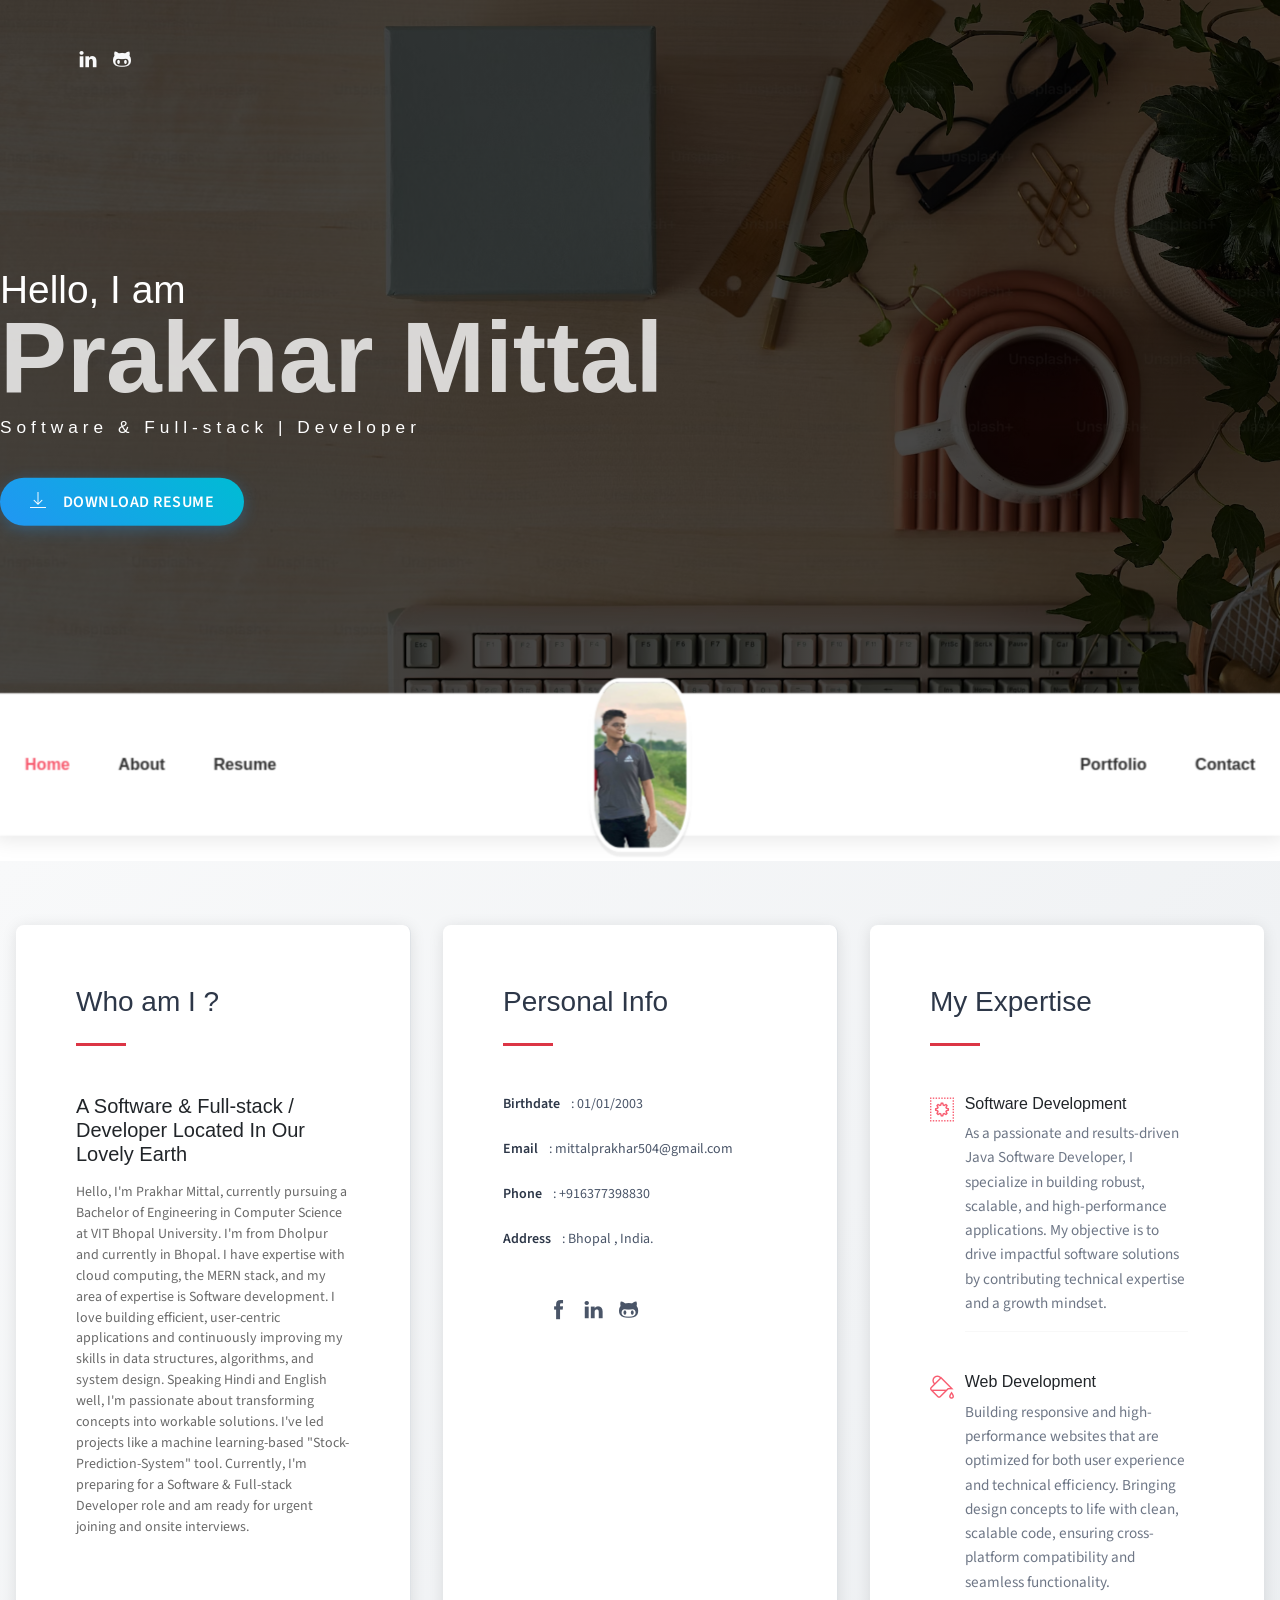
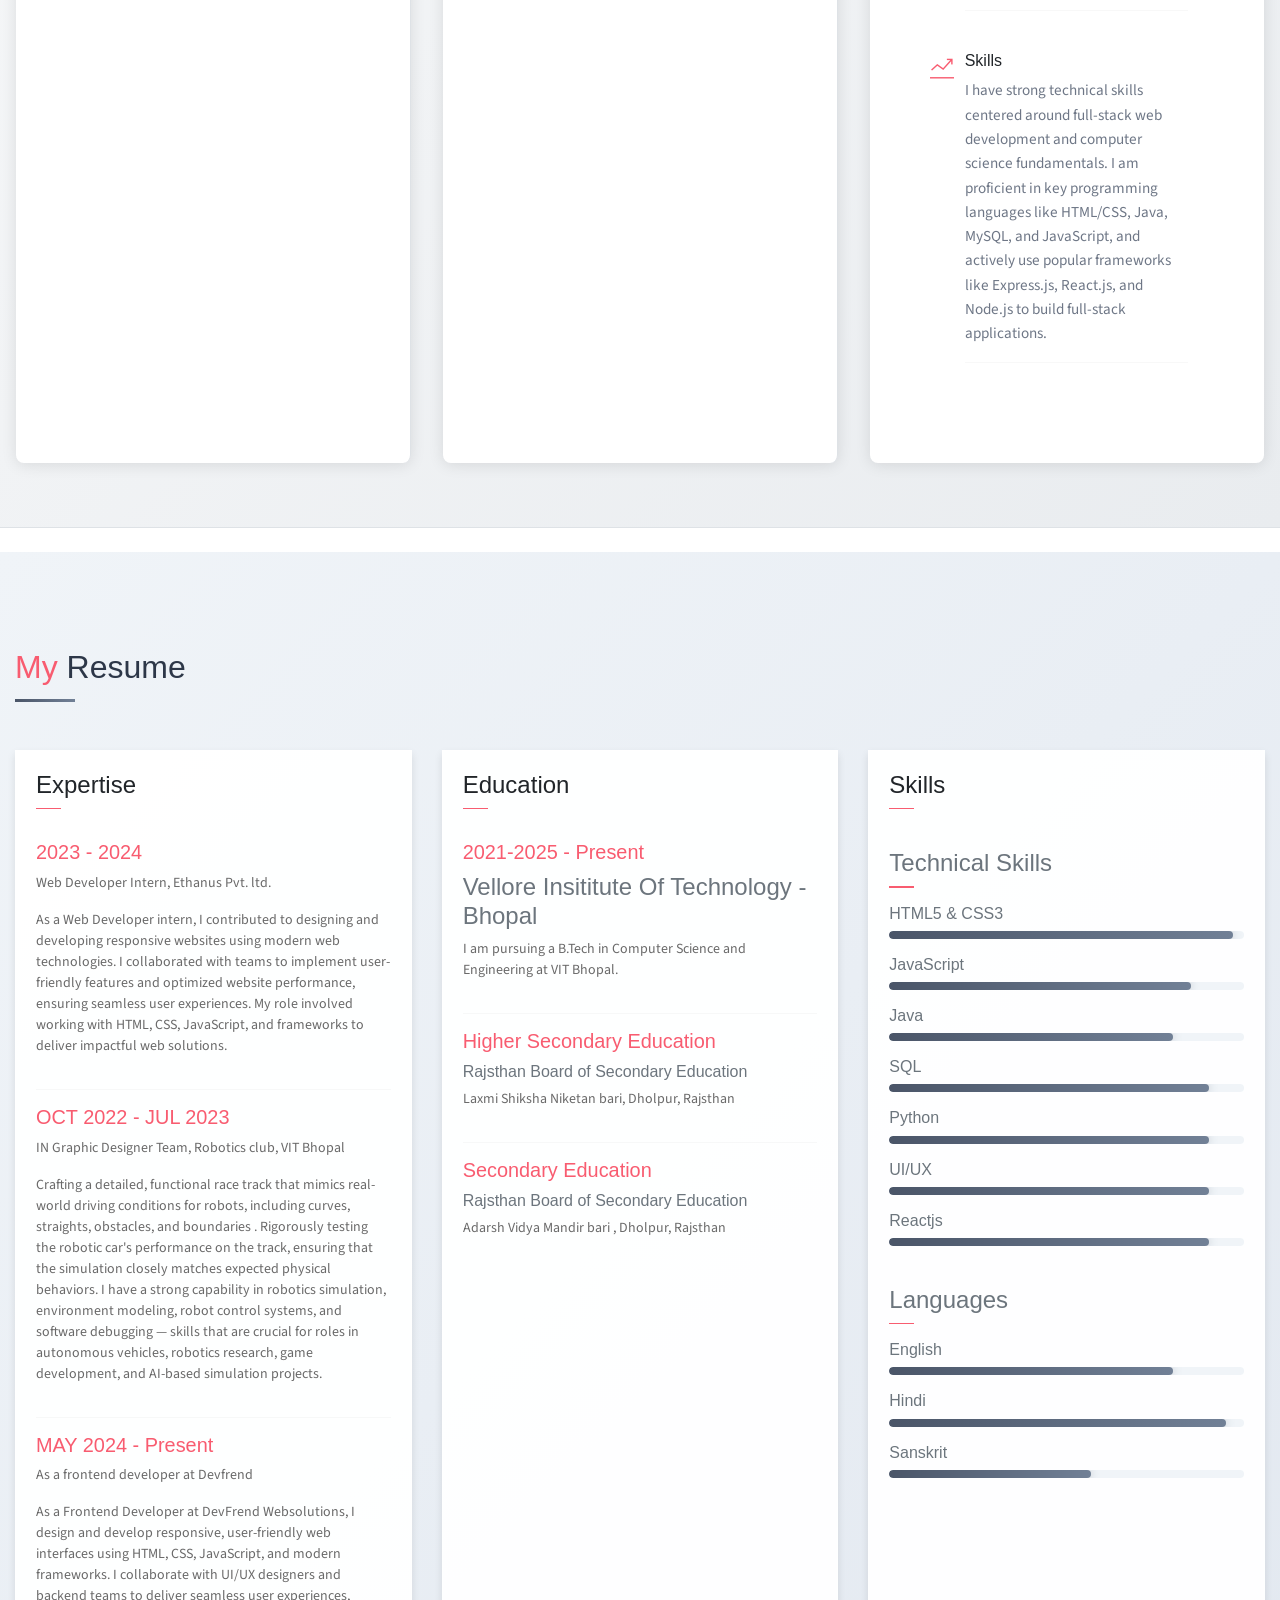
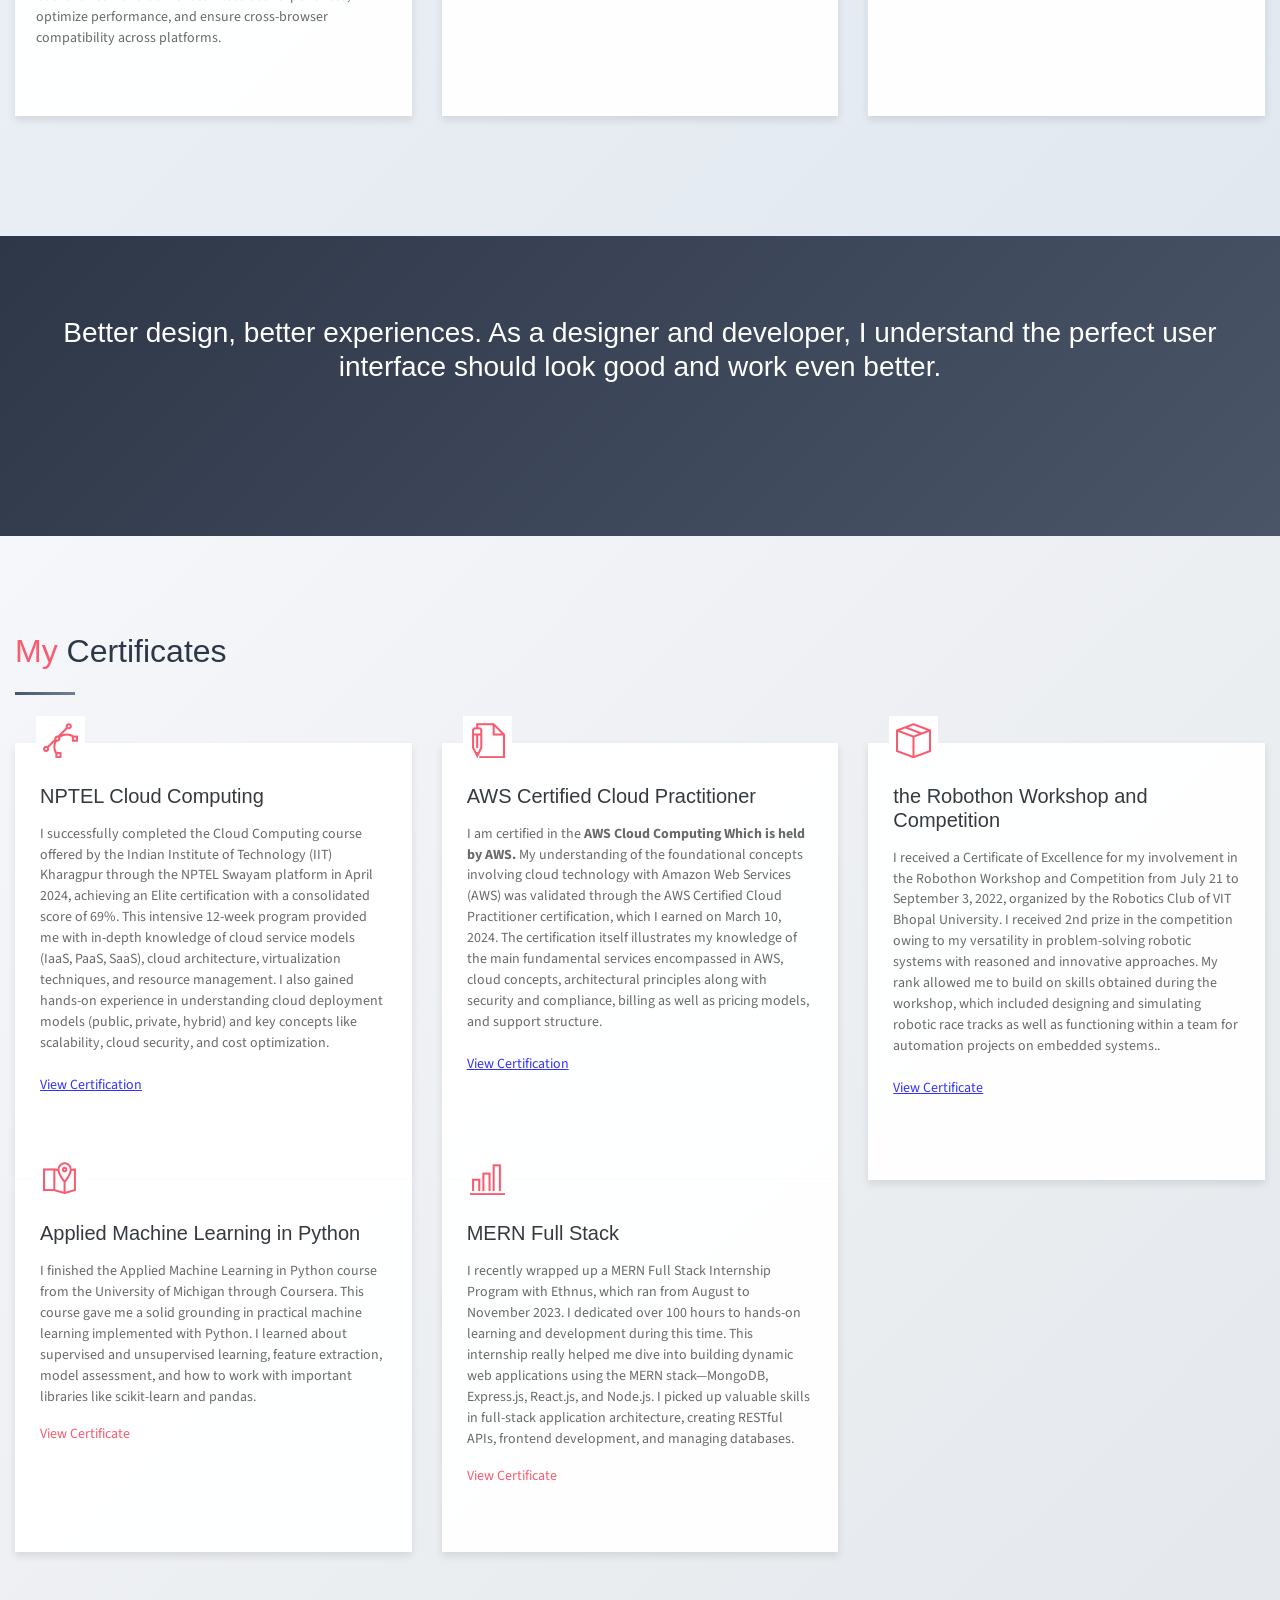
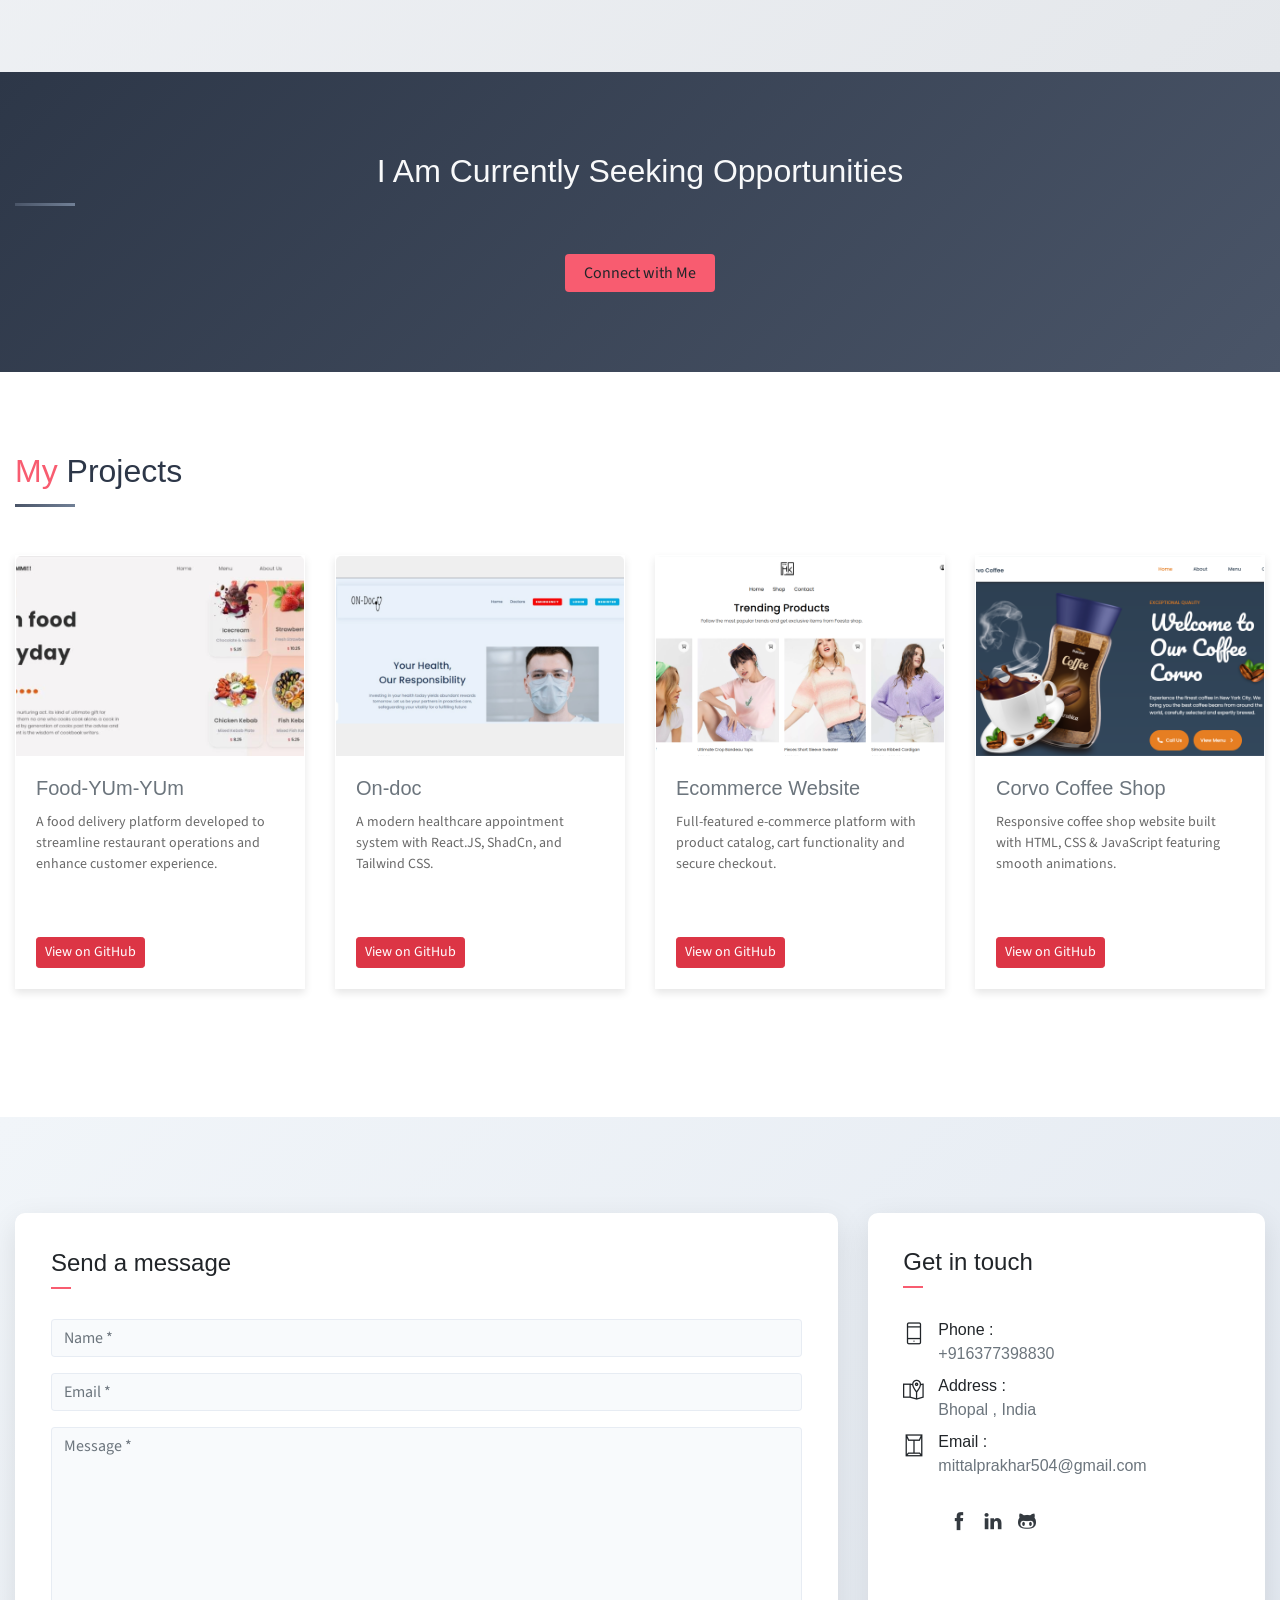
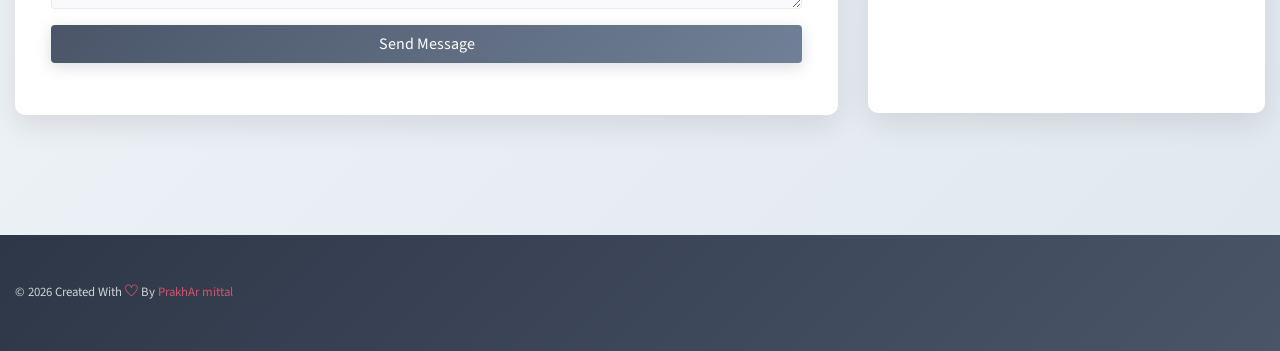
<file: index.html>
<!DOCTYPE html>
<html lang="en">
<head>
    <meta charset="utf-8">
    <meta name="viewport" content="width=device-width, initial-scale=1, shrink-to-fit=no, maximum-scale=1, user-scalable=no">
    <meta name="description" content="Start your development with JohnDoe landing page.">
    <meta name="author" content="Devcrud">
    <title>Prakhar Mittal | UI/UX Portfolio</title>
    <!-- font icons -->
    <link rel="stylesheet" href="https://cdn.jsdelivr.net/npm/bootstrap@5.3.0/dist/css/bootstrap.min.css">
    <link rel="stylesheet" href="assets/vendors/themify-icons/css/themify-icons.css">
    <!-- Bootstrap + JohnDoe main styles -->
	<link rel="stylesheet" href="assets/css/johndoe.css">
    <!-- Custom Animations CSS -->
    <link rel="stylesheet" href="assets/css/custom-animations.css">
    <!-- Fix for horizontal scrolling and project card styling -->
    <style>
        html, body {
            overflow-x: hidden;
            max-width: 100%;
            touch-action: manipulation;
            -webkit-overflow-scrolling: touch;
        }
        img {
            max-width: 100%;
            height: auto;
        }
        .container {
            width: 100%;
            padding-right: 15px;
            padding-left: 15px;
            margin-right: auto;
            margin-left: auto;
        }
        .card-img-top {
            height: 200px;
            object-fit: cover;
        }
        .card {
            height: 100%;
            transition: transform 0.3s;
            box-shadow: 0 4px 8px rgba(0,0,0,0.1);
        }
        .card:hover {
            transform: translateY(-5px);
            box-shadow: 0 10px 20px rgba(0,0,0,0.15);
        }
        .card-body {
            display: flex;
            flex-direction: column;
        }
        .card-text {
            flex-grow: 1;
        }
        .btn-danger {
            background-color: #dc3545;
            border-color: #dc3545;
        }
        .btn-danger:hover {
            background-color: #c82333;
            border-color: #bd2130;
        }
        /* Responsive styles */
        @media (max-width: 992px) {
            .row {
                margin-left: 0;
                margin-right: 0;
            }
            .col-md-3 {
                margin-bottom: 20px;
            }
            .section {
                padding-top: 60px;
                padding-bottom: 60px;
            }
        }
        
        @media (max-width: 768px) {
            .col-md-3 {
                flex: 0 0 50%;
                max-width: 50%;
            }
            .card-img-top {
                height: 160px;
            }
            .map-background iframe {
                height: 100%;
            }
            .contact-form-card, .contact-info-card {
                padding: 15px;
                margin-bottom: 20px;
            }
            .navbar .nav-link {
                padding: 10px 15px;
            }
        }
        
        @media (max-width: 576px) {
            .col-md-3 {
                flex: 0 0 100%;
                max-width: 100%;
            }
            .card-img-top {
                height: 200px;
            }
            .header-title {
                font-size: 2.2rem;
            }
            .section-title {
                font-size: 1.8rem;
            }
            .navbar-brand img {
                max-height: 40px;
            }
            .contact-form-card, .contact-info-card {
                padding: 10px;
            }
            .map-background {
                opacity: 0.3;
            }
        }
        .map-container {
            width: 100%;
            margin-bottom: 30px;
            box-shadow: 0 5px 15px rgba(0,0,0,0.1);
        }
        .map-background {
            position: absolute;
            top: 0;
            left: 0;
            width: 100%;
            height: 100%;
            z-index: -1;
            opacity: 0.4;
        }
        .section.contact {
            position: relative;
            padding-top: 80px;
            padding-bottom: 80px;
            overflow: hidden;
        }
        .contact-form-card {
            background-color: rgba(255, 255, 255, 0.9);
            border-radius: 10px;
            box-shadow: 0 10px 30px rgba(0, 0, 0, 0.1);
        }
        .contact-info-card {
            background-color: rgba(255, 255, 255, 0.9);
            border-radius: 10px;
            box-shadow: 0 10px 30px rgba(0, 0, 0, 0.1);
        }
    </style>
</head>
<body data-spy="scroll" data-target=".navbar" data-offset="40" id="home">
    <a href="components.html" class="btn btn-primary btn-component" data-spy="affix" data-offset-top="600"><i class="ti-shift-left-alt"></i> Components</a>
    <header class="header">
        <div class="container">
            <ul class="social-icons pt-3">
                <li class="social-item"><a class="social-link text-light" href="https://www.linkedin.com/in/its-prakhar-mittal"><i class="ti-linkedin" aria-hidden="true"></i></a></li>
                <li class="social-item"><a class="social-link text-light" href="https://github.com/prakhau143"><i class="ti-github" aria-hidden="true"></i></a></li>
            </ul>  
            <div class="header-content">
                <h4 class="header-subtitle" >Hello, I am</h4>
                <h1 class="header-title">Prakhar Mittal</h1>
                <h6 class="header-mono" >Software & Full-stack | Developer</h6>
                <a href="https://drive.google.com/file/d/15syuwFPUzJ2XkRs8KVt_syhyh6b7bF65/view?usp=sharing" target="_blank" rel="noopener noreferrer" class="btn btn-primary btn-rounded resume-btn">
                    <i class="ti-download pr-2"></i>Download Resume
                </a>
                
            </div>
        </div>
    </header>
    <nav class="navbar sticky-top navbar-expand-lg navbar-light bg-white" data-spy="affix" data-offset-top="510">
        <div class="container">
            <button class="navbar-toggler ml-auto" type="button" data-toggle="collapse" data-target="#navbarSupportedContent" aria-controls="navbarSupportedContent" aria-expanded="false" aria-label="Toggle navigation">
                <span class="navbar-toggler-icon"></span>
            </button>
            <div class="collapse mt-sm-20 navbar-collapse" id="navbarSupportedContent">
                <ul class="navbar-nav mr-auto">
                    <li class="nav-item">
                        <a href="#home" class="nav-link">Home</a>
                    </li>
                    <li class="nav-item">
                        <a href="#about" class="nav-link">About</a>
                    </li>
                    <li class="nav-item">
                        <a href="#resume" class="nav-link">Resume</a>
                    </li>
                </ul>
                <ul class="navbar-nav brand">
                    <img src="assets/imgs/avatar.jpg" alt="" class="brand-img">
                    <li class="brand-txt">
                        <h5 class="brand-title">Prakhar Mittal</h5>
                        <div class="brand-subtitle">Software & Full-stack | Developer</div>
                    </li>
                </ul>
                <ul class="navbar-nav ml-auto">
                    <li class="nav-item">
                        <a href="#portfolio" class="nav-link">Portfolio</a>
                    </li>
                    <li class="nav-item last-item">
                        <a href="#contact" class="nav-link">Contact</a>
                    </li>
                </ul>
            </div>
        </div>
    </nav>
    <div class="container-fluid">
        <div id="about" class="row about-section">
            <div class="about-flex-container">
                <div class="about-card">
                <h3 class="font-weight-light">Who am I ?</h3>
                <span class="line mb-5"></span>
                <h5 class="mb-3">A Software & Full-stack / Developer Located In Our Lovely Earth</h5>
                    <p class="mt-20">Hello, I'm Prakhar Mittal, currently pursuing a Bachelor of Engineering in Computer Science at VIT Bhopal University. I'm from Dholpur and currently in Bhopal. I have expertise with cloud computing, the MERN stack, and my area of expertise is Software development. I love building efficient, user-centric applications and continuously improving my skills in data structures, algorithms, and system design. Speaking Hindi and English well, I'm passionate about transforming concepts into workable solutions. I've led projects like a machine learning-based "Stock-Prediction-System" tool. Currently, I'm preparing for a Software & Full-stack Developer role and am ready for urgent joining and onsite interviews.</p>
            </div>
                <div class="about-card">
                <h3 class="font-weight-light">Personal Info</h3>
                <span class="line mb-5"></span>
                <ul class="mt40 info list-unstyled">
                    <li><span>Birthdate</span> : 01/01/2003</li>
                    <li><span>Email</span> : mittalprakhar504@gmail.com</li>
                    <li><span>Phone</span> : +916377398830</li>
                    <li><span>Address</span> :  Bhopal , India.</li>
                </ul>
                <ul class="social-icons pt-3">
                    <li class="social-item"><a class="social-link" href="https://www.facebook.com/profile.php?id=100079016100026"><i class="ti-facebook" aria-hidden="true"></i></a></li>
                    <li class="social-item"><a class="social-link" href="https://www.linkedin.com/in/its-prakhar-mittal"><i class="ti-linkedin" aria-hidden="true"></i></a></li>
                    <li class="social-item"><a class="social-link" href="https://github.com/prakhau143"><i class="ti-github" aria-hidden="true"></i></a></li>
                </ul>  
            </div>
                <div class="about-card">
                <h3 class="font-weight-light">My Expertise</h3>
                <span class="line mb-5"></span>
                <div class="row">
                    <div class="col-1 text-danger pt-1"><i class="ti-widget icon-lg"></i></div>
                    <div class="col-10 ml-auto mr-3">
                        <h6>Software Development</h6>
                            <p class="subtitle">As a passionate and results-driven Java Software Developer, I specialize in building robust, scalable, and high-performance applications. My objective is to drive impactful software solutions by contributing technical expertise and a growth mindset.</p>
                        <hr>
                    </div>
                </div>
                <div class="row">
                    <div class="col-1 text-danger pt-1"><i class="ti-paint-bucket icon-lg"></i></div>
                    <div class="col-10 ml-auto mr-3">
                        <h6>Web Development</h6>
                            <p class="subtitle">Building responsive and high-performance websites that are optimized for both user experience and technical efficiency. Bringing design concepts to life with clean, scalable code, ensuring cross-platform compatibility and seamless functionality.</p>
                        <hr>
                    </div>
                </div>
                <div class="row">
                    <div class="col-1 text-danger pt-1"><i class="ti-stats-up icon-lg"></i></div>
                    <div class="col-10 ml-auto mr-3">
                        <h6>Skills</h6>
                            <p class="subtitle">I have strong technical skills centered around full-stack web development and computer science fundamentals. I am proficient in key programming languages like HTML/CSS, Java, MySQL, and JavaScript, and actively use popular frameworks like Express.js, React.js, and Node.js to build full-stack applications.</p>
                        <hr>
                        </div>
                    </div>
                </div>
            </div>
        </div>
    </div>

    <!--Resume Section-->
    <section class="section" id="resume">
        <div class="container">
            <h2 class="mb-5"><span class="text-danger">My</span> Resume</h2>
            <div class="row">
                <div class="col-md-6 col-lg-4">
                    <div class="card">
                       <div class="card-header">
                            <div class="mt-2">
                                <h4>Expertise</h4>
                                <span class="line"></span>  
                            </div>
                        </div>
                        <div class="card-body">
                            <h6 class="title text-danger">2023 - 2024</h6>
<p>Web Developer Intern, Ethanus Pvt. ltd.</p>
<p class="subtitle">As a Web Developer intern, I contributed to designing and developing responsive websites using modern web technologies. I collaborated with teams to implement user-friendly features and optimized website performance, ensuring seamless user experiences. My role involved working with HTML, CSS, JavaScript, and frameworks to deliver impactful web solutions.</p>
                            <hr>
                            <h6 class="title text-danger">OCT 2022 - JUL 2023</h6>
<p> IN Graphic Designer Team, Robotics club, VIT Bhopal</p>
<p class="subtitle">Crafting a detailed, functional race track that mimics real-world driving conditions for robots, including curves, straights, obstacles, and boundaries . Rigorously testing the robotic car's performance on the track, ensuring that the simulation closely matches expected physical behaviors. I have a strong capability in robotics simulation, environment modeling, robot control systems, and software debugging — skills that are crucial for roles in autonomous vehicles, robotics research, game development, and AI-based simulation projects.</p>
                            <hr>
                            <h6 class="title text-danger">MAY 2024 - Present</h6>
                            <p>As a frontend developer at Devfrend</p>
                            <p class="subtitle">As a Frontend Developer at DevFrend Websolutions, I design and develop responsive, user-friendly web interfaces using HTML, CSS, JavaScript, and modern frameworks. I collaborate with UI/UX designers and backend teams to deliver seamless user experiences, optimize performance, and ensure cross-browser compatibility across platforms.</p>
                        </div>
                    </div>
                </div>
                <div class="col-md-6 col-lg-4">
                    <div class="card">
                       <div class="card-header">
                            <div class="mt-2">
                                <h4>Education</h4>
                                <span class="line"></span>  
                            </div>
                        </div>
                        <div class="card-body">
                            <h6 class="title text-danger">2021-2025 - Present</h6>
                            <h4>Vellore Insititute Of Technology - Bhopal</h4>
                            <P class="subtitle">I am pursuing a B.Tech in Computer Science and Engineering at VIT Bhopal.</P>
                            <hr>
                            <h4 class="title text-danger">Higher Secondary Education</h4>
                            <h6>Rajsthan Board of Secondary Education</h6>
                            <p class="subtitle">Laxmi Shiksha Niketan bari, Dholpur, Rajsthan</p>
                            <hr>
                            <h4 class="title text-danger">Secondary Education</h4>
                            <h6> Rajsthan Board of Secondary Education</h6>
                            <P class="subtitle">Adarsh Vidya Mandir bari , Dholpur, Rajsthan</P>
                            
                        </div>
                    </div>
                </div>
                <div class="col-lg-4">
                    <div class="card">
                       <div class="card-header">
                            <div class="pull-left">
                                <h4 class="mt-2">Skills</h4>
                                <span class="line"></span>  
                            </div>
                        </div>
                        <div class="card-body pb-2">
                           <h4 class="mt-2">Technical Skills</h4>
                           <span class="line mb-3"></span>
                           <h6>HTML5 &amp; CSS3</h6>
                            <div class="progress mb-3">
                                <div class="progress-bar bg-danger" role="progressbar" style="width: 97%" aria-valuenow="25" aria-valuemin="0" aria-valuemax="100"></div>
                            </div>
                            <h6>JavaScript</h6>
                            <div class="progress mb-3">
                                <div class="progress-bar bg-danger" role="progressbar" style="width: 85%" aria-valuenow="25" aria-valuemin="0" aria-valuemax="100"></div>
                            </div>
                            <h6>Java</h6>
                            <div class="progress mb-3">
                                <div class="progress-bar bg-danger" role="progressbar" style="width: 80%" aria-valuenow="50" aria-valuemin="0" aria-valuemax="100"></div>
                            </div>
                            <h6>SQL</h6>
                            <div class="progress mb-3">
                                <div class="progress-bar bg-danger" role="progressbar" style="width: 90%" aria-valuenow="75" aria-valuemin="0" aria-valuemax="100"></div>
                            </div>
                            <h6>Python</h6>
                            <div class="progress mb-3">
                                <div class="progress-bar bg-danger" role="progressbar" style="width: 90%" aria-valuenow="75" aria-valuemin="0" aria-valuemax="100"></div>
                            </div>
                            <h6>UI/UX</h6>
                            <div class="progress mb-3">
                                <div class="progress-bar bg-danger" role="progressbar" style="width: 90%" aria-valuenow="75" aria-valuemin="0" aria-valuemax="100"></div>
                            </div>
                            <h6>Reactjs</h6>
                            <div class="progress mb-3">
                                <div class="progress-bar bg-danger" role="progressbar" style="width: 90%" aria-valuenow="85" aria-valuemin="0" aria-valuemax="100"></div>
                            </div>
                            
                            <h4 class="mt-4">Languages</h4>
                            <span class="line mb-3"></span>
                            <h6>English</h6>
                            <div class="progress mb-3">
                                <div class="progress-bar bg-danger" role="progressbar" style="width: 80%" aria-valuenow="25" aria-valuemin="0" aria-valuemax="100"></div>
                            </div>
                            <h6>Hindi</h6>
                            <div class="progress mb-3">
                                <div class="progress-bar bg-danger" role="progressbar" style="width: 95%" aria-valuenow="25" aria-valuemin="0" aria-valuemax="100"></div>
                            </div>
                            <h6>Sanskrit</h6>
                            <div class="progress mb-3">
                                <div class="progress-bar bg-danger" role="progressbar" style="width: 57%" aria-valuenow="50" aria-valuemin="0" aria-valuemax="100"></div>
                            </div>
                        </div>
                    </div>

                </div>
            </div>
        </div>
    </section>

    <section class="section bg-dark text-center d-flex align-items-center justify-content-center" style="min-height: 300px;">
        <div class="container">
          <div class="row">
            <div class="col-md-12">
              <h3 style="color: white;">
                Better design, better experiences. As a designer and developer, I understand the perfect user interface should look good and work even better.
              </h3>
            </div>
          </div>
        </div>
      </section>


    <section class="section" id="service">
        <div class="container">
            <h2 class="mb-5 pb-4"><span class="text-danger">My</span> Certificates</h2>
            <div class="row">
                <div class="col-md-4 col-sm-6">
                    <div class="card mb-5">
                       <div class="card-header has-icon">
                            <i class="ti-vector text-danger" aria-hidden="true"></i>
                        </div>
                        <div class="card-body px-4 py-3">
                            <h5 class="mb-3 card-title text-dark">NPTEL Cloud Computing </h5>
                            <p class="subtitle">
                                I successfully completed the Cloud Computing course offered by the Indian Institute of Technology (IIT) Kharagpur through the NPTEL Swayam platform in April 2024, achieving an Elite certification with a consolidated score of 69%. This intensive 12-week program provided me with in-depth knowledge of cloud service models (IaaS, PaaS, SaaS), cloud architecture, virtualization techniques, and resource management. I also gained hands-on experience in understanding cloud deployment models (public, private, hybrid) and key concepts like scalability, cloud security, and cost optimization.
                                <br><br>
                                <a href="https://drive.google.com/file/d/13Krgcxh6amf09RGio-ndIu0evz3_lzHd/view?usp=sharing" target="_blank" style="color: blue; text-decoration: underline;">View Certification</a>
                            </p>
                        </div>
                    </div>
                </div>
                <div class="col-md-4 col-sm-6">
                    <div class="card mb-5">
                       <div class="card-header has-icon">
                            <i class="ti-write text-danger" aria-hidden="true"></i>
                        </div>
                        <div class="card-body px-4 py-3">
                            <h5 class="mb-3 card-title text-dark">AWS Certified Cloud Practitioner</h5>
                            <p class="subtitle">
                                I am certified in the <strong>AWS Cloud Computing Which is held by AWS. </strong>My understanding of the foundational concepts involving cloud technology with Amazon Web Services (AWS) was validated through the AWS Certified Cloud Practitioner certification, which I earned on March 10, 2024. The certification itself illustrates my knowledge of the main fundamental services encompassed in AWS, cloud concepts, architectural principles along with security and compliance, billing as well as pricing models, and support structure.
                                <br><br>
                                <a href="https://drive.google.com/file/d/1VabzlHpogAJ9_PF8g5Sfr3trikE7ufBO/view?usp=sharing" target="_blank" style="color: blue; text-decoration: underline;">View Certification</a>
                            </p>
                        </div>
                        
                    </div>
                </div>
                <div class="col-md-4 col-sm-6">
                    <div class="card mb-5">
                       <div class="card-header has-icon">
                            <i class="ti-package text-danger" aria-hidden="true"></i>
                        </div>
                        <div class="card-body px-4 py-3">
                            <h5 class="mb-3 card-title text-dark">the Robothon Workshop and Competition</h5>
                            <p class="subtitle">
                                I received a Certificate of Excellence for my involvement in the Robothon Workshop and Competition from July 21 to September 3, 2022, organized by the Robotics Club of VIT Bhopal University. I received 2nd prize in the competition owing to my versatility in problem-solving robotic systems with reasoned and innovative approaches. My rank allowed me to build on skills obtained during the workshop, which included designing and simulating robotic race tracks as well as functioning within a team for automation projects on embedded systems..
                                <br><br>
                                <a href="https://drive.google.com/file/d/1-99_hzKRaNISBJUcbLuFSGtSWEG8Kzln/view?usp=sharing" target="_blank" style="color: blue; text-decoration: underline;">View Certificate</a>
                            </p>
                        </div>
                    </div>
                </div>
                <div class="col-md-4 col-sm-6">
                    <div class="card mb-5">
                       <div class="card-header has-icon">
                            <i class="ti-map-alt text-danger" aria-hidden="true"></i>
                        </div>
                        <div class="card-body px-4 py-3">
                            <h5 class="mb-3 card-title text-dark">Applied Machine Learning in Python</h5>
                            <p class="subtitle">
                                I finished the Applied Machine Learning in Python course from the University of Michigan through Coursera. This course gave me a solid grounding in practical machine learning implemented with Python. I learned about supervised and unsupervised learning, feature extraction, model assessment, and how to work with important libraries like scikit-learn and pandas.
                            </p>
                            <a href="https://drive.google.com/file/d/1YECBws1NRuRKC-PEUBVI4GSZJCh7N0YP/view?usp=sharing" target="_blank">View Certificate</a>
                        </div>
                        
                    </div>
                </div>
                <div class="col-md-4 col-sm-6">
                    <div class="card mb-5">
                       <div class="card-header has-icon">
                            <i class="ti-bar-chart text-danger" aria-hidden="true"></i>
                        </div>
                        <div class="card-body px-4 py-3">
                            <h5 class="mb-3 card-title text-dark">MERN Full Stack</h5>
                            <p class="subtitle">
                                I recently wrapped up a MERN Full Stack Internship Program with Ethnus, which ran from August to November 2023. I dedicated over 100 hours to hands-on learning and development during this time. This internship really helped me dive into building dynamic web applications using the MERN stack—MongoDB, Express.js, React.js, and Node.js. I picked up valuable skills in full-stack application architecture, creating RESTful APIs, frontend development, and managing databases.
                            </p>
                            <a href="https://drive.google.com/file/d/1BhOS4X1JKX1rwJAdB6f3h0pecUVNK6n9/view?usp=sharing" target="_blank">View Certificate</a>
                        </div>
                    </div>
            </div>
        </div>
    </section>

    <section class="section bg-dark py-5">
        <div class="container text-center">
            <h2 class="text-light mb-5 font-weight-normal">I Am Currently Seeking Opportunities</h2>
            <a href="https://www.linkedin.com/in/its-prakhar-mittal" target="_blank">
                <button class="btn bg-primary w-lg">Connect with Me</button>
            </a>
        </div>
    </section>

    <!-- Projects Section -->
    <section class="section" id="projects">
        <div class="container">
            <h2 class="mb-5"><span class="text-danger">My</span> Projects</h2>
            <div class="row">
                <div class="col-md-3 mb-4">
                    <div class="card">
                        <img src="assets/imgs/web-1.jpeg" class="card-img-top" alt="Food-YUm-YUm">
                        <div class="card-body">
                            <h5 class="card-title">Food-YUm-YUm</h5>
                            <p class="card-text">A food delivery platform developed to streamline restaurant operations and enhance customer experience.</p>
                            <div class="mt-3">
                                <a href="https://github.com/prakhau143/food-yum-yum" target="_blank" class="btn btn-danger btn-sm">View on GitHub</a>
                            </div>
                        </div>
                    </div>
                </div>
                <div class="col-md-3 mb-4">
                    <div class="card">
                        <img src="assets/imgs/web-2.png" class="card-img-top" alt="On-doc">
                        <div class="card-body">
                            <h5 class="card-title">On-doc</h5>
                            <p class="card-text">A modern healthcare appointment system with React.JS, ShadCn, and Tailwind CSS.</p>
                            <div class="mt-3">
                                <a href="https://github.com/prakhau143/on-doc" target="_blank" class="btn btn-danger btn-sm">View on GitHub</a>
                            </div>
                        </div>
                    </div>
                </div>
                <div class="col-md-3 mb-4">
                    <div class="card">
                        <img src="assets/imgs/web-3.png" class="card-img-top" alt="Ecommerce Website">
                        <div class="card-body">
                            <h5 class="card-title">Ecommerce Website</h5>
                            <p class="card-text">Full-featured e-commerce platform with product catalog, cart functionality and secure checkout.</p>
                            <div class="mt-3">
                                <a href="https://github.com/prakhau143/Ecommerce-website-main" target="_blank" class="btn btn-danger btn-sm">View on GitHub</a>
                            </div>
                        </div>
                    </div>
                </div>
                <div class="col-md-3 mb-4">
                    <div class="card">
                        <img src="assets/imgs/web-4.png" class="card-img-top" alt="Corvo Coffee Shop">
                        <div class="card-body">
                            <h5 class="card-title">Corvo Coffee Shop</h5>
                            <p class="card-text">Responsive coffee shop website built with HTML, CSS & JavaScript featuring smooth animations.</p>
                            <div class="mt-3">
                                <a href="https://github.com/prakhau143/coffee-website-main" target="_blank" class="btn btn-danger btn-sm">View on GitHub</a>
                            </div>
                        </div>
                    </div>
                </div>
            </div>
        </div>
    </section>

    <div class="section contact" id="contact">
        <div class="map-background">
            <iframe src="https://www.google.com/maps/embed?pb=!1m18!1m12!1m3!1d448193.9510192051!2d76.76357332396312!3d28.644287356088828!2m3!1f0!2f0!3f0!3m2!1i1024!2i768!4f13.1!3m3!1m2!1s0x390cfd5b347eb62d%3A0x37205b715389640!2sDelhi!5e0!3m2!1sen!2sin!4v1654321234567!5m2!1sen!2sin" width="100%" height="100%" style="border:0;" allowfullscreen="" loading="lazy" referrerpolicy="no-referrer-when-downgrade"></iframe>
        </div>
        <div class="container">
            <div class="row">
                <div class="col-lg-8">
                    <div class="contact-form-card">
                        <h4 class="contact-title">Send a message</h4>
                        <form action="">
                            <div class="form-group">
                                <input  class="form-control" type="text" placeholder="Name *" required>
                            </div>
                            <div class="form-group">
                                <input class="form-control" type="email" placeholder="Email *" required>
                            </div>
                            <div class="form-group">
                                <textarea class="form-control" placeholder="Message *" rows="7" required></textarea>
                            </div>
                            <div class="form-group ">
                                <button type="submit" class="form-control btn btn-primary" >Send Message</button>
                            </div>
                        </form>
                    </div>
                </div>
                <div class="col-lg-4">
                    <div class="contact-info-card">
                        <h4 class="contact-title">Get in touch</h4>
                        <div class="row mb-2">
                            <div class="col-1 pt-1 mr-1">
                                <i class="ti-mobile icon-md"></i>
                            </div>
                            <div class="col-10 ">
                                <h6 class="d-inline">Phone : <br> <span class="text-muted">+916377398830</span></h6>
                            </div>
                        </div>
                        <div class="row mb-2">
                            <div class="col-1 pt-1 mr-1">
                                <i class="ti-map-alt icon-md"></i>
                            </div>
                            <div class="col-10">
                                <h6 class="d-inline">Address :<br> <span class="text-muted">Bhopal , India</span></h6>
                            </div>
                        </div>
                        <div class="row mb-2">
                            <div class="col-1 pt-1 mr-1">
                                <i class="ti-envelope icon-md"></i>
                            </div>
                            <div class="col-10">
                                <h6 class="d-inline">Email :<br> <span class="text-muted">mittalprakhar504@gmail.com</span></h6>
                            </div>
                        </div>
                        <ul class="social-icons pt-4">
                            <li class="social-item"><a class="social-link text-dark" href="https://www.facebook.com/profile.php?id=100079016100026"><i class="ti-facebook" aria-hidden="true"></i></a></li>
                            <li class="social-item"><a class="social-link text-dark" href="https://www.linkedin.com/in/its-prakhar-mittal"><i class="ti-linkedin" aria-hidden="true"></i></a></li>
                            <li class="social-item"><a class="social-link text-dark" href="https://github.com/prakhau143"><i class="ti-github" aria-hidden="true"></i></a></li>
                        </ul> 
                    </div>
                </div>
            </div>

        </div>
    </div>

    
    <footer class="footer py-3">
        <div class="container">
            <p class="small mb-0 text-light">
                &copy; <script>document.write(new Date().getFullYear())</script> Created With <i class="ti-heart text-danger"></i> By <a  target="_blank"><span class="text-danger" title="Bootstrap 4 Themes and Dashboards">PrakhAr mittal</span></a> 
            </p>
        </div>
    </footer>

	<!-- core  -->
    <script src="assets/vendors/jquery/jquery-3.4.1.js"></script>
    <script src="assets/vendors/bootstrap/bootstrap.bundle.js"></script>
    <script src="assets/vendors/bootstrap/bootstrap.affix.js"></script>
    <script src="assets/vendors/isotope/isotope.pkgd.js"></script>
    <!-- Map is embedded as an iframe -->
    
    <!-- JohnDoe js -->
    <script src="assets/js/johndoe.js"></script>
    <!-- Custom Animations JS -->
    <script src="assets/js/custom-animations.js"></script>
    <script>
        function openResume() {
            var resumeUrl = 'https://github.com/prakhau143/Resume-/blob/55d4f90aa50eda58ab8d5b6c889918184716ffe7/Prakhar_mittal_s_resume%20(2).pdf';
            window.open(resumeUrl, '_blank');
        }
        
        // Map is embedded as an iframe
    </script>
</body>
</html>
</file>
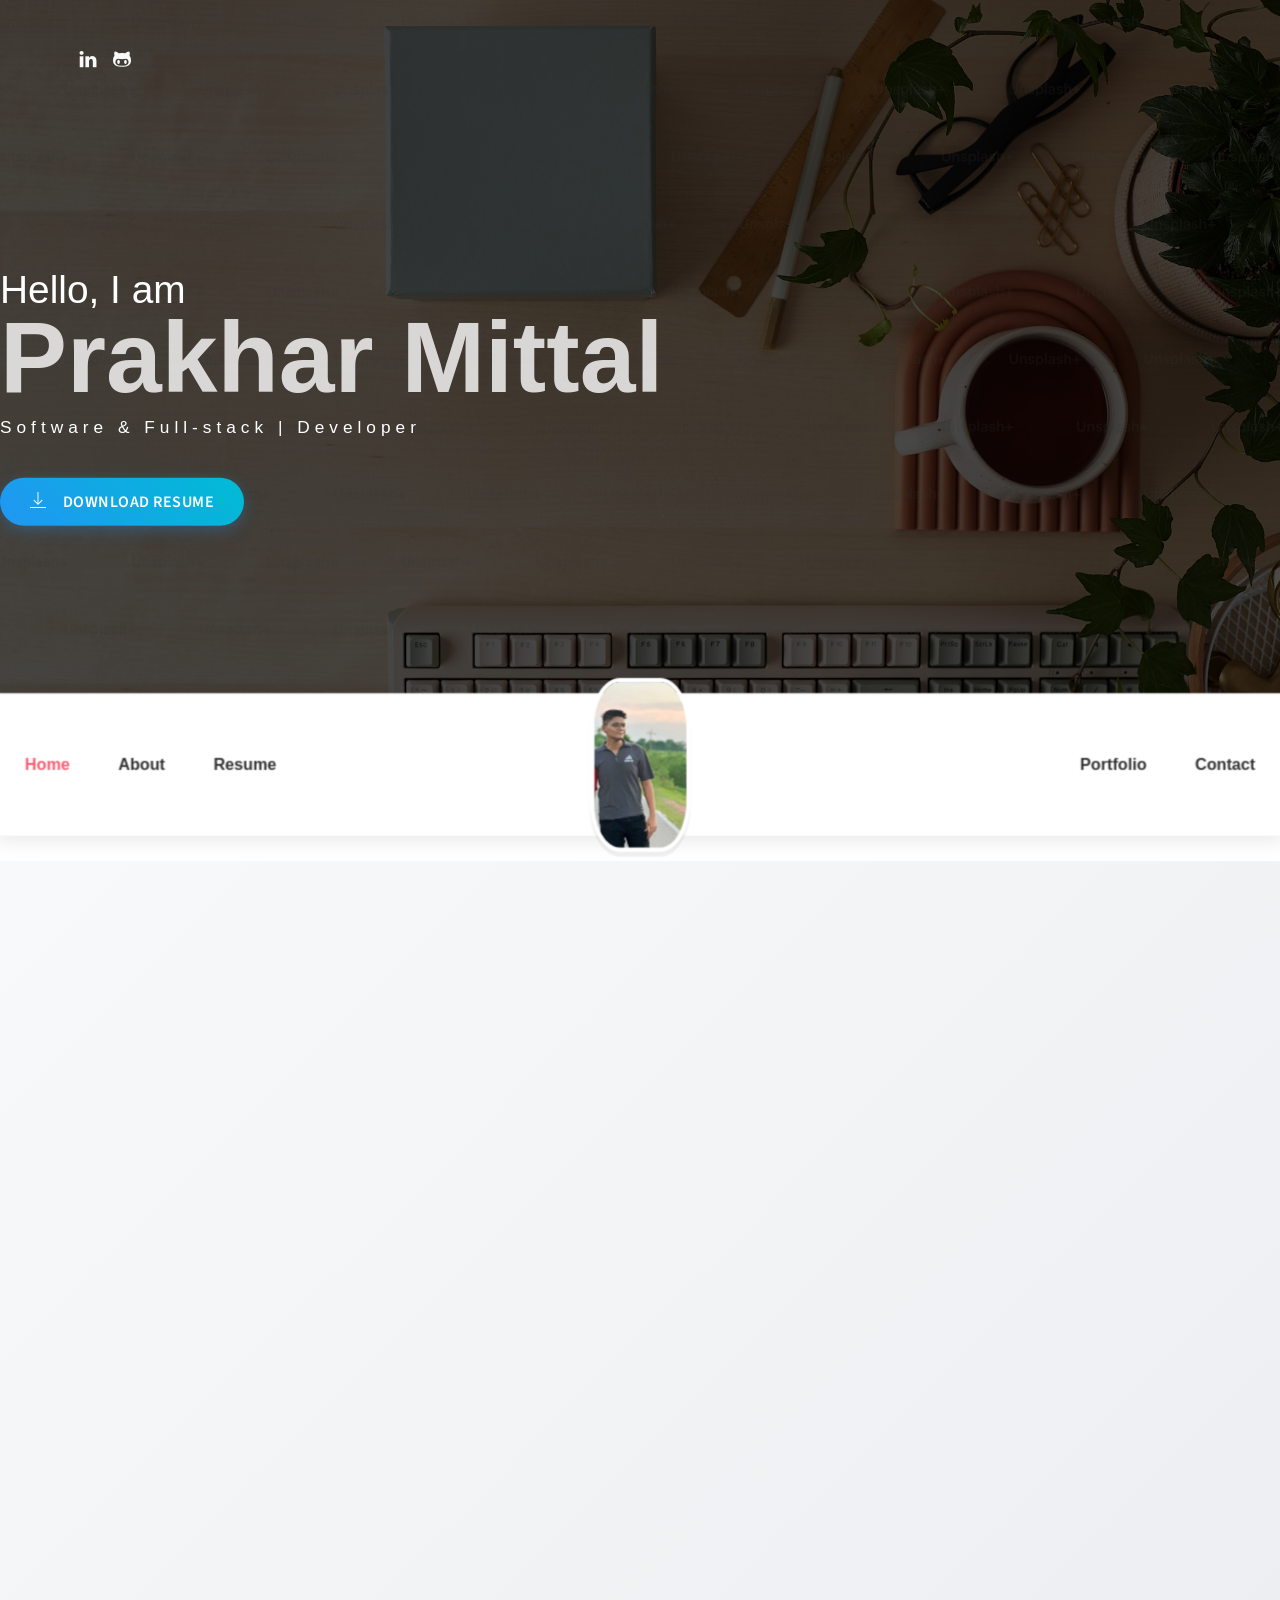
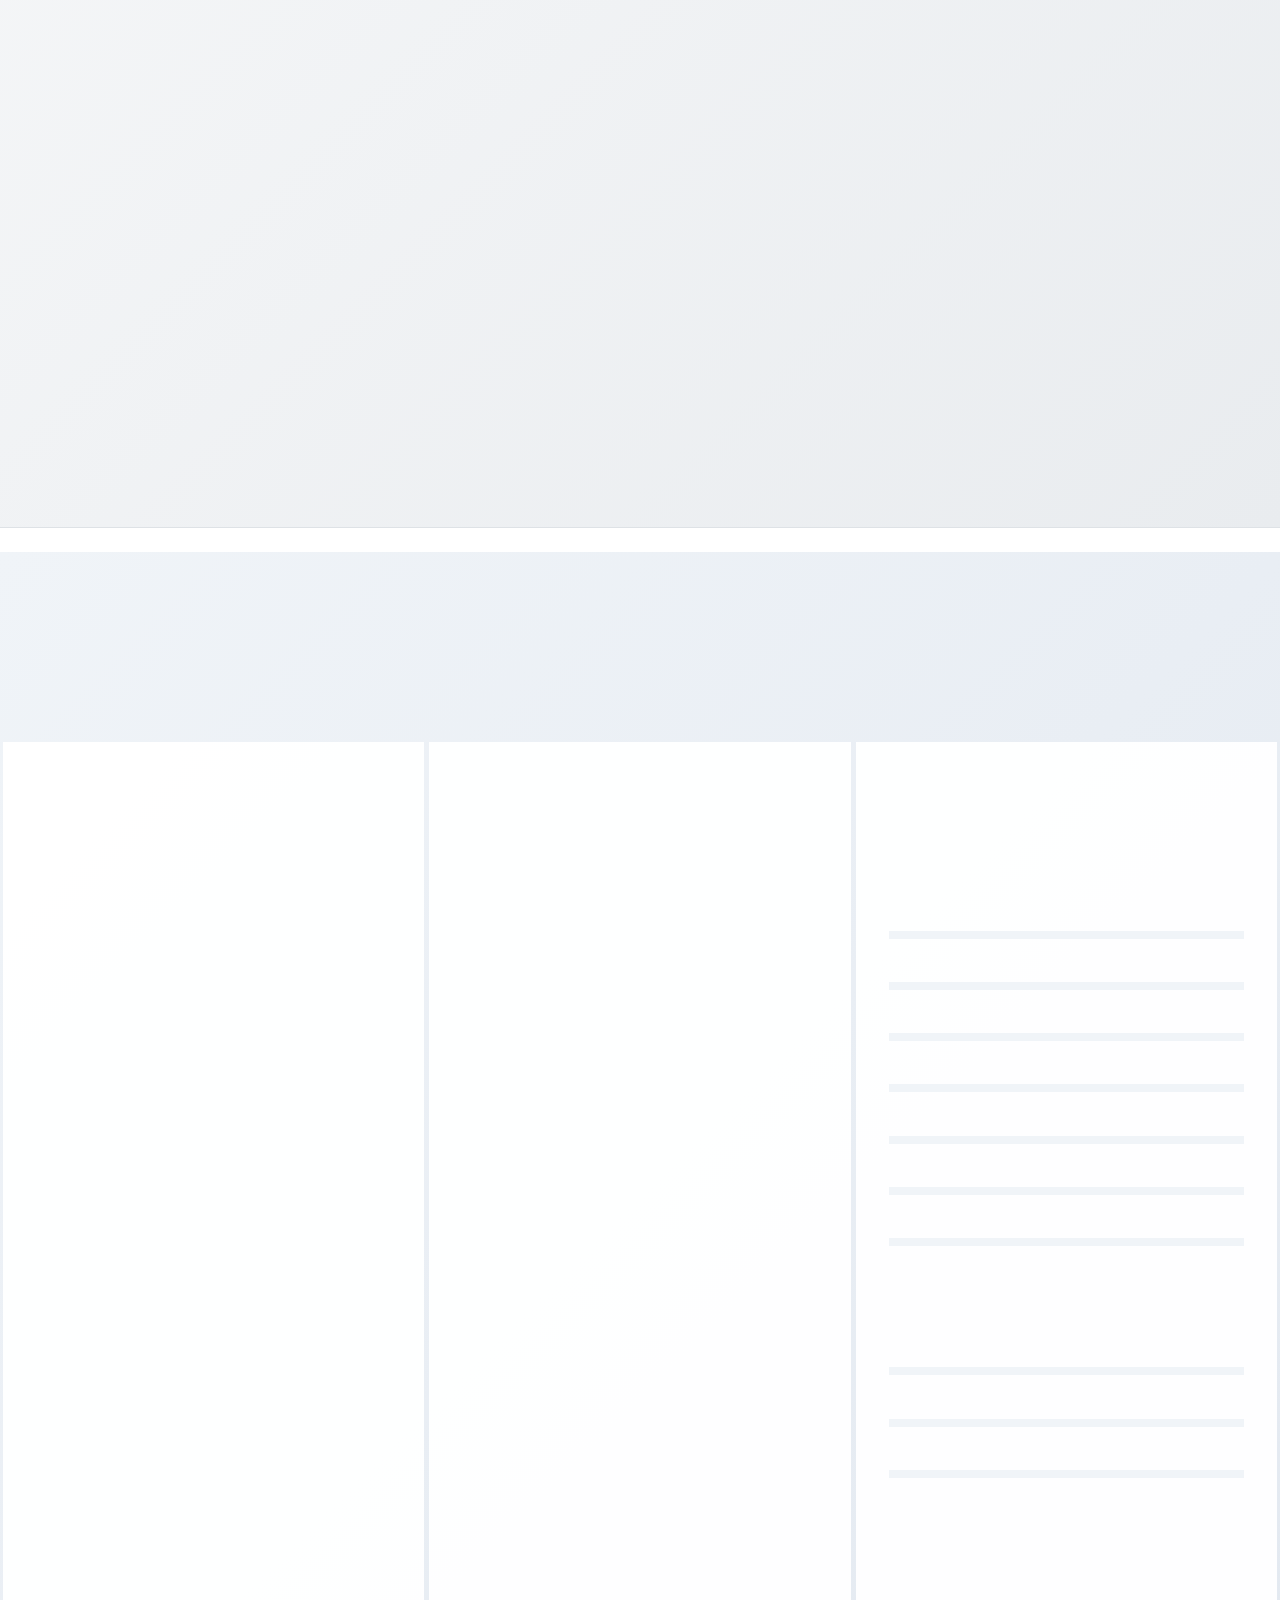
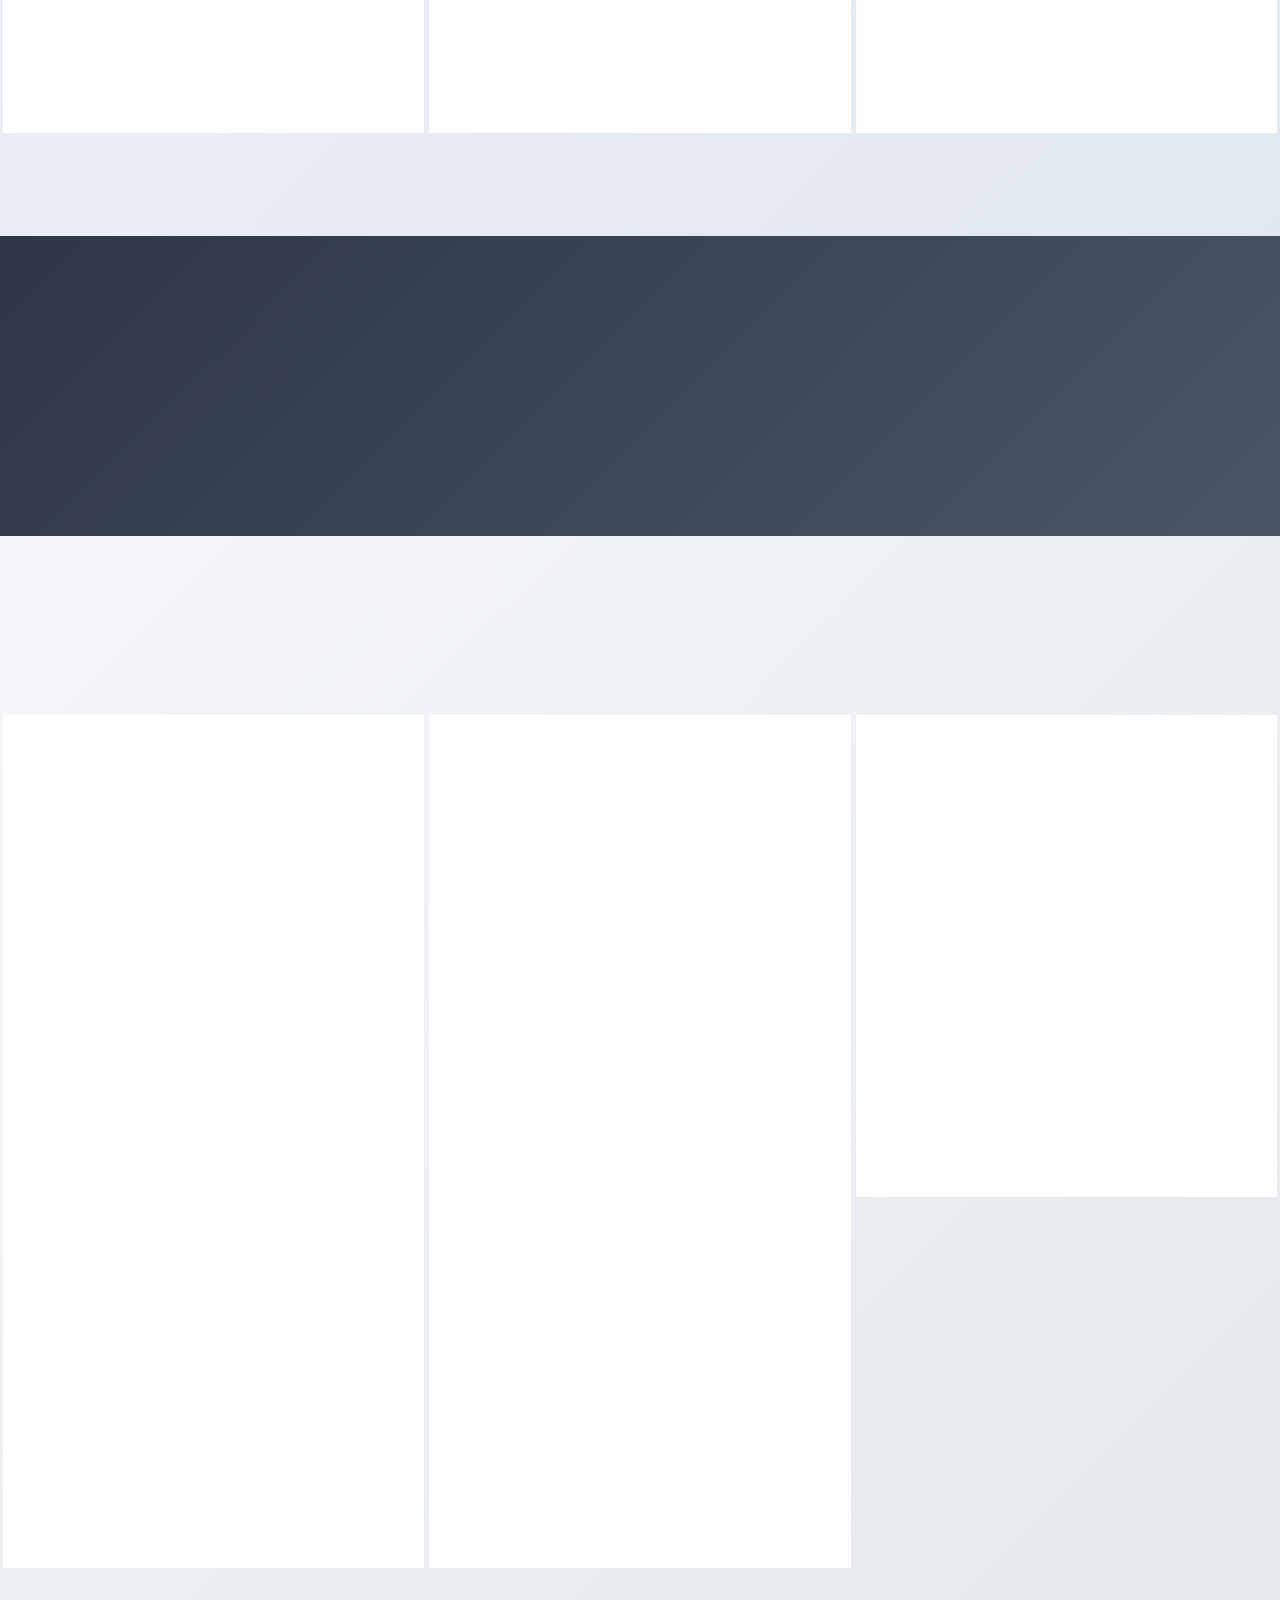
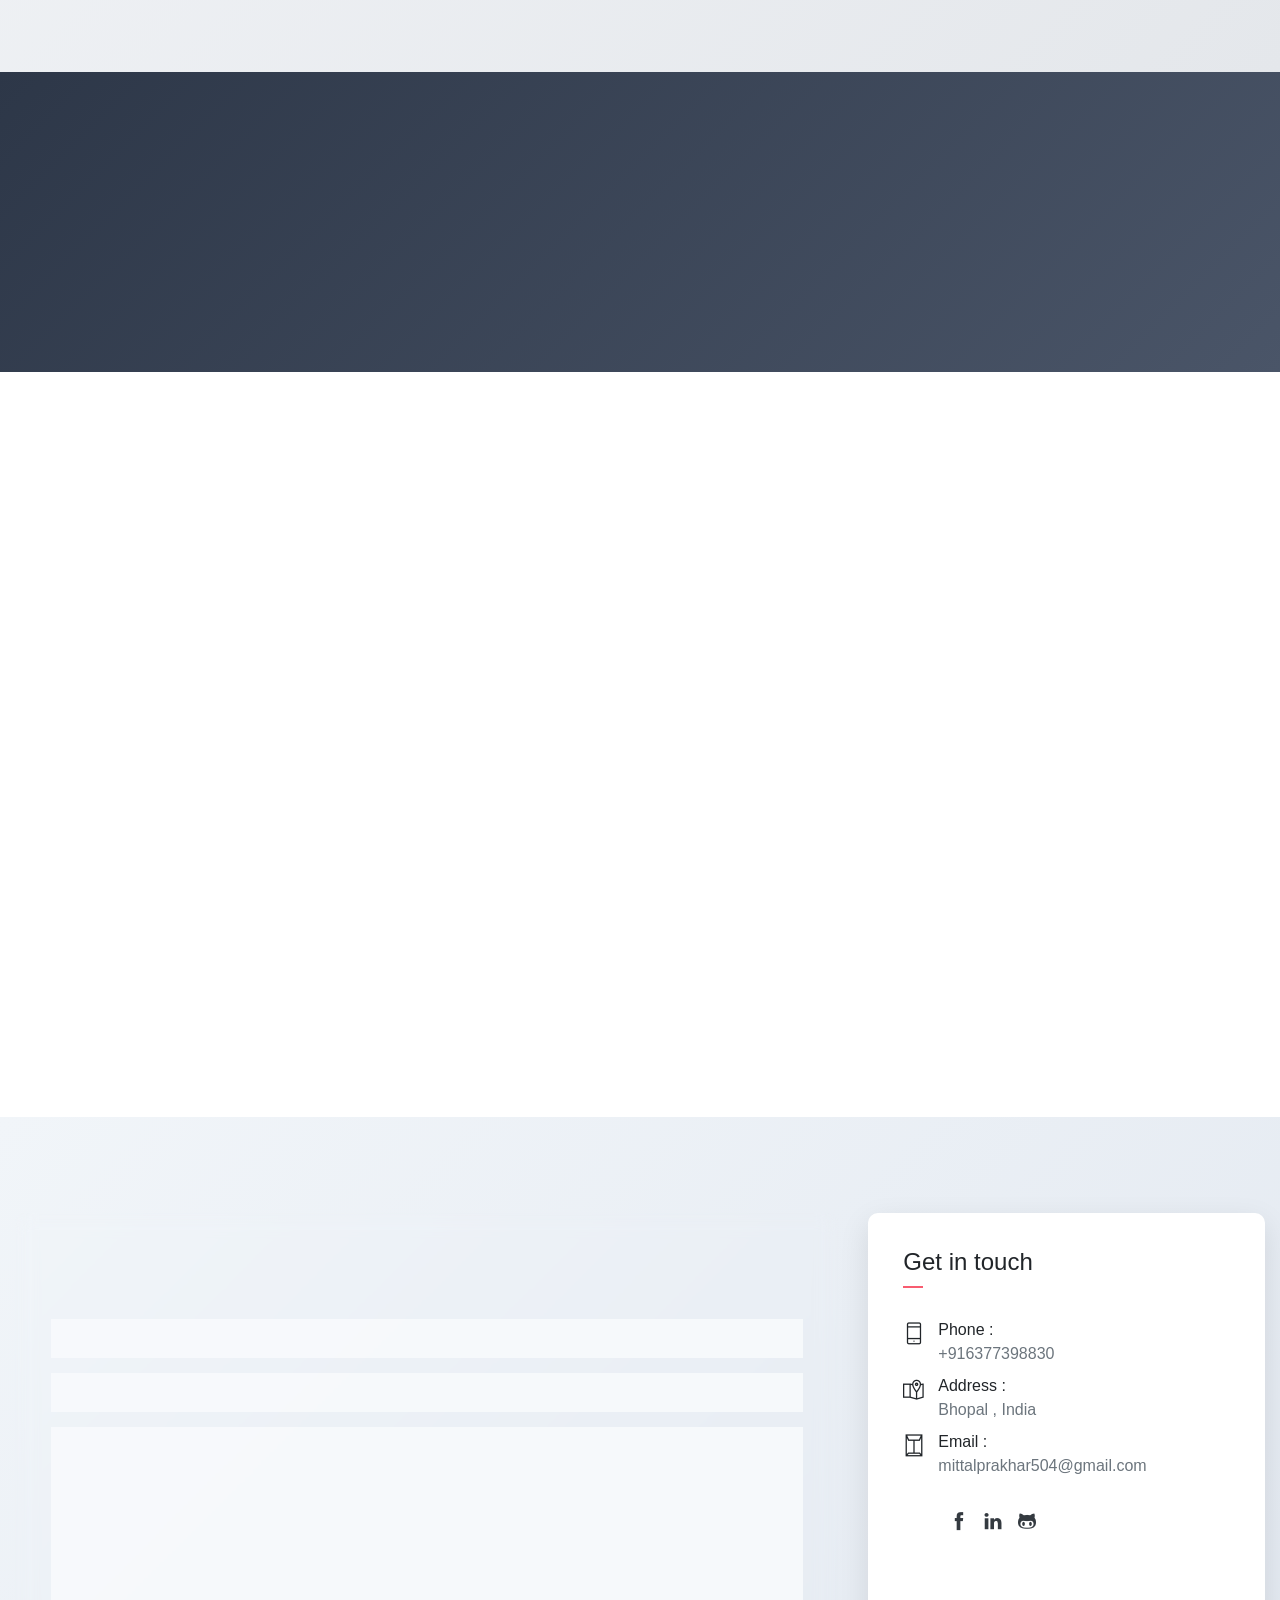
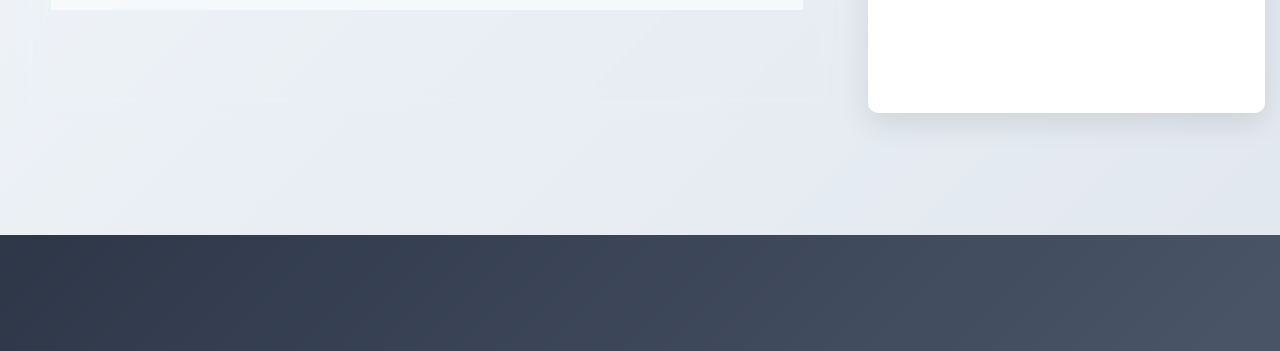
<file: public_html/index.html>
<!DOCTYPE html>
<html lang="en">
<head>
    <meta charset="utf-8">
    <meta name="viewport" content="width=device-width, initial-scale=1, shrink-to-fit=no, maximum-scale=1, user-scalable=no">
    <meta name="description" content="Start your development with JohnDoe landing page.">
    <meta name="author" content="Devcrud">
    <title>Prakhar Mittal | UI/UX Portfolio</title>
    <!-- font icons -->
    <link rel="stylesheet" href="https://cdn.jsdelivr.net/npm/bootstrap@5.3.0/dist/css/bootstrap.min.css">
    <link rel="stylesheet" href="assets/vendors/themify-icons/css/themify-icons.css">
    <!-- Bootstrap + JohnDoe main styles -->
	<link rel="stylesheet" href="assets/css/johndoe.css">
    <!-- Custom Animations CSS -->
    <link rel="stylesheet" href="assets/css/custom-animations.css">
    <!-- Fix for horizontal scrolling and project card styling -->
    <style>
        html, body {
            overflow-x: hidden;
            max-width: 100%;
            touch-action: manipulation;
            -webkit-overflow-scrolling: touch;
        }
        img {
            max-width: 100%;
            height: auto;
        }
        .container {
            width: 100%;
            padding-right: 15px;
            padding-left: 15px;
            margin-right: auto;
            margin-left: auto;
        }
        .card-img-top {
            height: 200px;
            object-fit: cover;
        }
        .card {
            height: 100%;
            transition: transform 0.3s;
            box-shadow: 0 4px 8px rgba(0,0,0,0.1);
        }
        .card:hover {
            transform: translateY(-5px);
            box-shadow: 0 10px 20px rgba(0,0,0,0.15);
        }
        .card-body {
            display: flex;
            flex-direction: column;
        }
        .card-text {
            flex-grow: 1;
        }
        .btn-danger {
            background-color: #dc3545;
            border-color: #dc3545;
        }
        .btn-danger:hover {
            background-color: #c82333;
            border-color: #bd2130;
        }
        /* Responsive styles */
        @media (max-width: 992px) {
            .row {
                margin-left: 0;
                margin-right: 0;
            }
            .col-md-3 {
                margin-bottom: 20px;
            }
            .section {
                padding-top: 60px;
                padding-bottom: 60px;
            }
        }
        
        @media (max-width: 768px) {
            .col-md-3 {
                flex: 0 0 50%;
                max-width: 50%;
            }
            .card-img-top {
                height: 160px;
            }
            .map-background iframe {
                height: 100%;
            }
            .contact-form-card, .contact-info-card {
                padding: 15px;
                margin-bottom: 20px;
            }
            .navbar .nav-link {
                padding: 10px 15px;
            }
        }
        
        @media (max-width: 576px) {
            .col-md-3 {
                flex: 0 0 100%;
                max-width: 100%;
            }
            .card-img-top {
                height: 200px;
            }
            .header-title {
                font-size: 2.2rem;
            }
            .section-title {
                font-size: 1.8rem;
            }
            .navbar-brand img {
                max-height: 40px;
            }
            .contact-form-card, .contact-info-card {
                padding: 10px;
            }
            .map-background {
                opacity: 0.3;
            }
        }
        .map-container {
            width: 100%;
            margin-bottom: 30px;
            box-shadow: 0 5px 15px rgba(0,0,0,0.1);
        }
        .map-background {
            position: absolute;
            top: 0;
            left: 0;
            width: 100%;
            height: 100%;
            z-index: -1;
            opacity: 0.4;
        }
        .section.contact {
            position: relative;
            padding-top: 80px;
            padding-bottom: 80px;
            overflow: hidden;
        }
        .contact-form-card {
            background-color: rgba(255, 255, 255, 0.9);
            border-radius: 10px;
            box-shadow: 0 10px 30px rgba(0, 0, 0, 0.1);
        }
        .contact-info-card {
            background-color: rgba(255, 255, 255, 0.9);
            border-radius: 10px;
            box-shadow: 0 10px 30px rgba(0, 0, 0, 0.1);
        }
    </style>
</head>
<body data-spy="scroll" data-target=".navbar" data-offset="40" id="home">
    <a href="components.html" class="btn btn-primary btn-component" data-spy="affix" data-offset-top="600"><i class="ti-shift-left-alt"></i> Components</a>
    <header class="header">
        <div class="container">
            <ul class="social-icons pt-3">
                <li class="social-item"><a class="social-link text-light" href="https://www.linkedin.com/in/its-prakhar-mittal"><i class="ti-linkedin" aria-hidden="true"></i></a></li>
                <li class="social-item"><a class="social-link text-light" href="https://github.com/prakhau143"><i class="ti-github" aria-hidden="true"></i></a></li>
            </ul>  
            <div class="header-content">
                <h4 class="header-subtitle" >Hello, I am</h4>
                <h1 class="header-title">Prakhar Mittal</h1>
                <h6 class="header-mono" >Software & Full-stack | Developer</h6>
                <a href="https://drive.google.com/file/d/15syuwFPUzJ2XkRs8KVt_syhyh6b7bF65/view?usp=sharing" target="_blank" rel="noopener noreferrer" class="btn btn-primary btn-rounded resume-btn">
                    <i class="ti-download pr-2"></i>Download Resume
                </a>
                
            </div>
        </div>
    </header>
    <nav class="navbar sticky-top navbar-expand-lg navbar-light bg-white" data-spy="affix" data-offset-top="510">
        <div class="container">
            <button class="navbar-toggler ml-auto" type="button" data-toggle="collapse" data-target="#navbarSupportedContent" aria-controls="navbarSupportedContent" aria-expanded="false" aria-label="Toggle navigation">
                <span class="navbar-toggler-icon"></span>
            </button>
            <div class="collapse mt-sm-20 navbar-collapse" id="navbarSupportedContent">
                <ul class="navbar-nav mr-auto">
                    <li class="nav-item">
                        <a href="#home" class="nav-link">Home</a>
                    </li>
                    <li class="nav-item">
                        <a href="#about" class="nav-link">About</a>
                    </li>
                    <li class="nav-item">
                        <a href="#resume" class="nav-link">Resume</a>
                    </li>
                </ul>
                <ul class="navbar-nav brand">
                    <img src="assets/imgs/avatar.jpg" alt="" class="brand-img">
                    <li class="brand-txt">
                        <h5 class="brand-title">Prakhar Mittal</h5>
                        <div class="brand-subtitle">Software & Full-stack | Developer</div>
                    </li>
                </ul>
                <ul class="navbar-nav ml-auto">
                    <li class="nav-item">
                        <a href="#portfolio" class="nav-link">Portfolio</a>
                    </li>
                    <li class="nav-item last-item">
                        <a href="#contact" class="nav-link">Contact</a>
                    </li>
                </ul>
            </div>
        </div>
    </nav>
    <div class="container-fluid">
        <div id="about" class="row about-section">
            <div class="about-flex-container">
                <div class="about-card">
                <h3 class="font-weight-light">Who am I ?</h3>
                <span class="line mb-5"></span>
                <h5 class="mb-3">A Software & Full-stack / Developer Located In Our Lovely Earth</h5>
                    <p class="mt-20">Hello, I'm Prakhar Mittal, currently pursuing a Bachelor of Engineering in Computer Science at VIT Bhopal University. I'm from Dholpur and currently in Bhopal. I have expertise with cloud computing, the MERN stack, and my area of expertise is Software development. I love building efficient, user-centric applications and continuously improving my skills in data structures, algorithms, and system design. Speaking Hindi and English well, I'm passionate about transforming concepts into workable solutions. I've led projects like a machine learning-based "Stock-Prediction-System" tool. Currently, I'm preparing for a Software & Full-stack Developer role and am ready for urgent joining and onsite interviews.</p>
            </div>
                <div class="about-card">
                <h3 class="font-weight-light">Personal Info</h3>
                <span class="line mb-5"></span>
                <ul class="mt40 info list-unstyled">
                    <li><span>Birthdate</span> : 01/01/2003</li>
                    <li><span>Email</span> : mittalprakhar504@gmail.com</li>
                    <li><span>Phone</span> : +916377398830</li>
                    <li><span>Address</span> :  Bhopal , India.</li>
                </ul>
                <ul class="social-icons pt-3">
                    <li class="social-item"><a class="social-link" href="https://www.facebook.com/profile.php?id=100079016100026"><i class="ti-facebook" aria-hidden="true"></i></a></li>
                    <li class="social-item"><a class="social-link" href="https://www.linkedin.com/in/its-prakhar-mittal"><i class="ti-linkedin" aria-hidden="true"></i></a></li>
                    <li class="social-item"><a class="social-link" href="https://github.com/prakhau143"><i class="ti-github" aria-hidden="true"></i></a></li>
                </ul>  
            </div>
                <div class="about-card">
                <h3 class="font-weight-light">My Expertise</h3>
                <span class="line mb-5"></span>
                <div class="row">
                    <div class="col-1 text-danger pt-1"><i class="ti-widget icon-lg"></i></div>
                    <div class="col-10 ml-auto mr-3">
                        <h6>Software Development</h6>
                            <p class="subtitle">As a passionate and results-driven Java Software Developer, I specialize in building robust, scalable, and high-performance applications. My objective is to drive impactful software solutions by contributing technical expertise and a growth mindset.</p>
                        <hr>
                    </div>
                </div>
                <div class="row">
                    <div class="col-1 text-danger pt-1"><i class="ti-paint-bucket icon-lg"></i></div>
                    <div class="col-10 ml-auto mr-3">
                        <h6>Web Development</h6>
                            <p class="subtitle">Building responsive and high-performance websites that are optimized for both user experience and technical efficiency. Bringing design concepts to life with clean, scalable code, ensuring cross-platform compatibility and seamless functionality.</p>
                        <hr>
                    </div>
                </div>
                <div class="row">
                    <div class="col-1 text-danger pt-1"><i class="ti-stats-up icon-lg"></i></div>
                    <div class="col-10 ml-auto mr-3">
                        <h6>Skills</h6>
                            <p class="subtitle">I have strong technical skills centered around full-stack web development and computer science fundamentals. I am proficient in key programming languages like HTML/CSS, Java, MySQL, and JavaScript, and actively use popular frameworks like Express.js, React.js, and Node.js to build full-stack applications.</p>
                        <hr>
                        </div>
                    </div>
                </div>
            </div>
        </div>
    </div>

    <!--Resume Section-->
    <section class="section" id="resume">
        <div class="container">
            <h2 class="mb-5"><span class="text-danger">My</span> Resume</h2>
            <div class="row">
                <div class="col-md-6 col-lg-4">
                    <div class="card">
                       <div class="card-header">
                            <div class="mt-2">
                                <h4>Expertise</h4>
                                <span class="line"></span>  
                            </div>
                        </div>
                        <div class="card-body">
                            <h6 class="title text-danger">2023 - 2024</h6>
<p>Web Developer Intern, Ethanus Pvt. ltd.</p>
<p class="subtitle">As a Web Developer intern, I contributed to designing and developing responsive websites using modern web technologies. I collaborated with teams to implement user-friendly features and optimized website performance, ensuring seamless user experiences. My role involved working with HTML, CSS, JavaScript, and frameworks to deliver impactful web solutions.</p>
                            <hr>
                            <h6 class="title text-danger">OCT 2022 - JUL 2023</h6>
<p> IN Graphic Designer Team, Robotics club, VIT Bhopal</p>
<p class="subtitle">Crafting a detailed, functional race track that mimics real-world driving conditions for robots, including curves, straights, obstacles, and boundaries . Rigorously testing the robotic car's performance on the track, ensuring that the simulation closely matches expected physical behaviors. I have a strong capability in robotics simulation, environment modeling, robot control systems, and software debugging — skills that are crucial for roles in autonomous vehicles, robotics research, game development, and AI-based simulation projects.</p>
                            <hr>
                            <h6 class="title text-danger">MAY 2024 - Present</h6>
                            <p>As a frontend developer at Devfrend</p>
                            <p class="subtitle">As a Frontend Developer at DevFrend Websolutions, I design and develop responsive, user-friendly web interfaces using HTML, CSS, JavaScript, and modern frameworks. I collaborate with UI/UX designers and backend teams to deliver seamless user experiences, optimize performance, and ensure cross-browser compatibility across platforms.</p>
                        </div>
                    </div>
                </div>
                <div class="col-md-6 col-lg-4">
                    <div class="card">
                       <div class="card-header">
                            <div class="mt-2">
                                <h4>Education</h4>
                                <span class="line"></span>  
                            </div>
                        </div>
                        <div class="card-body">
                            <h6 class="title text-danger">2021-2025 - Present</h6>
                            <h4>Vellore Insititute Of Technology - Bhopal</h4>
                            <P class="subtitle">I am pursuing a B.Tech in Computer Science and Engineering at VIT Bhopal.</P>
                            <hr>
                            <h4 class="title text-danger">Higher Secondary Education</h4>
                            <h6>Rajsthan Board of Secondary Education</h6>
                            <p class="subtitle">Laxmi Shiksha Niketan bari, Dholpur, Rajasthan</p>
                            <hr>
                            <h4 class="title text-danger">Secondary Education</h4>
                            <h6> Rajsthan Board of Secondary Education</h6>
                            <P class="subtitle">Adarsh Vidya Mandir bari , Dholpur, Rajasthan</P>
                            
                        </div>
                    </div>
                </div>
                <div class="col-lg-4">
                    <div class="card">
                       <div class="card-header">
                            <div class="pull-left">
                                <h4 class="mt-2">Skills</h4>
                                <span class="line"></span>  
                            </div>
                        </div>
                        <div class="card-body pb-2">
                           <h4 class="mt-2">Technical Skills</h4>
                           <span class="line mb-3"></span>
                           <h6>HTML5 &amp; CSS3</h6>
                            <div class="progress mb-3">
                                <div class="progress-bar bg-danger" role="progressbar" style="width: 97%" aria-valuenow="25" aria-valuemin="0" aria-valuemax="100"></div>
                            </div>
                            <h6>JavaScript</h6>
                            <div class="progress mb-3">
                                <div class="progress-bar bg-danger" role="progressbar" style="width: 85%" aria-valuenow="25" aria-valuemin="0" aria-valuemax="100"></div>
                            </div>
                            <h6>Java</h6>
                            <div class="progress mb-3">
                                <div class="progress-bar bg-danger" role="progressbar" style="width: 80%" aria-valuenow="50" aria-valuemin="0" aria-valuemax="100"></div>
                            </div>
                            <h6>SQL</h6>
                            <div class="progress mb-3">
                                <div class="progress-bar bg-danger" role="progressbar" style="width: 90%" aria-valuenow="75" aria-valuemin="0" aria-valuemax="100"></div>
                            </div>
                            <h6>Python</h6>
                            <div class="progress mb-3">
                                <div class="progress-bar bg-danger" role="progressbar" style="width: 90%" aria-valuenow="75" aria-valuemin="0" aria-valuemax="100"></div>
                            </div>
                            <h6>UI/UX</h6>
                            <div class="progress mb-3">
                                <div class="progress-bar bg-danger" role="progressbar" style="width: 90%" aria-valuenow="75" aria-valuemin="0" aria-valuemax="100"></div>
                            </div>
                            <h6>Reactjs</h6>
                            <div class="progress mb-3">
                                <div class="progress-bar bg-danger" role="progressbar" style="width: 90%" aria-valuenow="85" aria-valuemin="0" aria-valuemax="100"></div>
                            </div>
                            
                            <h4 class="mt-4">Languages</h4>
                            <span class="line mb-3"></span>
                            <h6>English</h6>
                            <div class="progress mb-3">
                                <div class="progress-bar bg-danger" role="progressbar" style="width: 80%" aria-valuenow="25" aria-valuemin="0" aria-valuemax="100"></div>
                            </div>
                            <h6>Hindi</h6>
                            <div class="progress mb-3">
                                <div class="progress-bar bg-danger" role="progressbar" style="width: 95%" aria-valuenow="25" aria-valuemin="0" aria-valuemax="100"></div>
                            </div>
                            <h6>Sanskrit</h6>
                            <div class="progress mb-3">
                                <div class="progress-bar bg-danger" role="progressbar" style="width: 57%" aria-valuenow="50" aria-valuemin="0" aria-valuemax="100"></div>
                            </div>
                        </div>
                    </div>

                </div>
            </div>
        </div>
    </section>

    <section class="section bg-dark text-center d-flex align-items-center justify-content-center" style="min-height: 300px;">
        <div class="container">
          <div class="row">
            <div class="col-md-12">
              <h3 style="color: white;">
                Better design, better experiences. As a designer and developer, I understand the perfect user interface should look good and work even better.
              </h3>
            </div>
          </div>
        </div>
      </section>


    <section class="section" id="service">
        <div class="container">
            <h2 class="mb-5 pb-4"><span class="text-danger">My</span> Certificates</h2>
            <div class="row">
                <div class="col-md-4 col-sm-6">
                    <div class="card mb-5">
                       <div class="card-header has-icon">
                            <i class="ti-vector text-danger" aria-hidden="true"></i>
                        </div>
                        <div class="card-body px-4 py-3">
                            <h5 class="mb-3 card-title text-dark">NPTEL Cloud Computing </h5>
                            <p class="subtitle">
                                I successfully completed the Cloud Computing course offered by the Indian Institute of Technology (IIT) Kharagpur through the NPTEL Swayam platform in April 2024, achieving an Elite certification with a consolidated score of 69%. This intensive 12-week program provided me with in-depth knowledge of cloud service models (IaaS, PaaS, SaaS), cloud architecture, virtualization techniques, and resource management. I also gained hands-on experience in understanding cloud deployment models (public, private, hybrid) and key concepts like scalability, cloud security, and cost optimization.
                                <br><br>
                                <a href="https://drive.google.com/file/d/13Krgcxh6amf09RGio-ndIu0evz3_lzHd/view?usp=sharing" target="_blank" style="color: blue; text-decoration: underline;">View Certification</a>
                            </p>
                        </div>
                    </div>
                </div>
                <div class="col-md-4 col-sm-6">
                    <div class="card mb-5">
                       <div class="card-header has-icon">
                            <i class="ti-write text-danger" aria-hidden="true"></i>
                        </div>
                        <div class="card-body px-4 py-3">
                            <h5 class="mb-3 card-title text-dark">AWS Certified Cloud Practitioner</h5>
                            <p class="subtitle">
                                I am certified in the <strong>AWS Cloud Computing Which is held by AWS. </strong>My understanding of the foundational concepts involving cloud technology with Amazon Web Services (AWS) was validated through the AWS Certified Cloud Practitioner certification, which I earned on March 10, 2024. The certification itself illustrates my knowledge of the main fundamental services encompassed in AWS, cloud concepts, architectural principles along with security and compliance, billing as well as pricing models, and support structure.
                                <br><br>
                                <a href="https://drive.google.com/file/d/1VabzlHpogAJ9_PF8g5Sfr3trikE7ufBO/view?usp=sharing" target="_blank" style="color: blue; text-decoration: underline;">View Certification</a>
                            </p>
                        </div>
                        
                    </div>
                </div>
                <div class="col-md-4 col-sm-6">
                    <div class="card mb-5">
                       <div class="card-header has-icon">
                            <i class="ti-package text-danger" aria-hidden="true"></i>
                        </div>
                        <div class="card-body px-4 py-3">
                            <h5 class="mb-3 card-title text-dark">the Robothon Workshop and Competition</h5>
                            <p class="subtitle">
                                I received a Certificate of Excellence for my involvement in the Robothon Workshop and Competition from July 21 to September 3, 2022, organized by the Robotics Club of VIT Bhopal University. I received 2nd prize in the competition owing to my versatility in problem-solving robotic systems with reasoned and innovative approaches. My rank allowed me to build on skills obtained during the workshop, which included designing and simulating robotic race tracks as well as functioning within a team for automation projects on embedded systems..
                                <br><br>
                                <a href="https://drive.google.com/file/d/1-99_hzKRaNISBJUcbLuFSGtSWEG8Kzln/view?usp=sharing" target="_blank" style="color: blue; text-decoration: underline;">View Certificate</a>
                            </p>
                        </div>
                    </div>
                </div>
                <div class="col-md-4 col-sm-6">
                    <div class="card mb-5">
                       <div class="card-header has-icon">
                            <i class="ti-map-alt text-danger" aria-hidden="true"></i>
                        </div>
                        <div class="card-body px-4 py-3">
                            <h5 class="mb-3 card-title text-dark">Applied Machine Learning in Python</h5>
                            <p class="subtitle">
                                I finished the Applied Machine Learning in Python course from the University of Michigan through Coursera. This course gave me a solid grounding in practical machine learning implemented with Python. I learned about supervised and unsupervised learning, feature extraction, model assessment, and how to work with important libraries like scikit-learn and pandas.
                            </p>
                            <a href="https://drive.google.com/file/d/1YECBws1NRuRKC-PEUBVI4GSZJCh7N0YP/view?usp=sharing" target="_blank">View Certificate</a>
                        </div>
                        
                    </div>
                </div>
                <div class="col-md-4 col-sm-6">
                    <div class="card mb-5">
                       <div class="card-header has-icon">
                            <i class="ti-bar-chart text-danger" aria-hidden="true"></i>
                        </div>
                        <div class="card-body px-4 py-3">
                            <h5 class="mb-3 card-title text-dark">MERN Full Stack</h5>
                            <p class="subtitle">
                                I recently wrapped up a MERN Full Stack Internship Program with Ethnus, which ran from August to November 2023. I dedicated over 100 hours to hands-on learning and development during this time. This internship really helped me dive into building dynamic web applications using the MERN stack—MongoDB, Express.js, React.js, and Node.js. I picked up valuable skills in full-stack application architecture, creating RESTful APIs, frontend development, and managing databases.
                            </p>
                            <a href="https://drive.google.com/file/d/1BhOS4X1JKX1rwJAdB6f3h0pecUVNK6n9/view?usp=sharing" target="_blank">View Certificate</a>
                        </div>
                    </div>
            </div>
        </div>
    </section>

    <section class="section bg-dark py-5">
        <div class="container text-center">
            <h2 class="text-light mb-5 font-weight-normal">I Am Currently Seeking Opportunities</h2>
            <a href="https://www.linkedin.com/in/its-prakhar-mittal" target="_blank">
                <button class="btn bg-primary w-lg">Connect with Me</button>
            </a>
        </div>
    </section>

    <!-- Projects Section -->
    <section class="section" id="projects">
        <div class="container">
            <h2 class="mb-5"><span class="text-danger">My</span> Projects</h2>
            <div class="row">
                <div class="col-md-3 mb-4">
                    <div class="card">
                        <img src="assets/imgs/web-1.jpeg" class="card-img-top" alt="Food-YUm-YUm">
                        <div class="card-body">
                            <h5 class="card-title">Food-YUm-YUm</h5>
                            <p class="card-text">A food delivery platform developed to streamline restaurant operations and enhance customer experience.</p>
                            <div class="mt-3">
                                <a href="https://github.com/prakhau143/food-yum-yum" target="_blank" class="btn btn-danger btn-sm">View on GitHub</a>
                            </div>
                        </div>
                    </div>
                </div>
                <div class="col-md-3 mb-4">
                    <div class="card">
                        <img src="assets/imgs/web-2.png" class="card-img-top" alt="On-doc">
                        <div class="card-body">
                            <h5 class="card-title">On-doc</h5>
                            <p class="card-text">A modern healthcare appointment system with React.JS, ShadCn, and Tailwind CSS.</p>
                            <div class="mt-3">
                                <a href="https://github.com/prakhau143/on-doc" target="_blank" class="btn btn-danger btn-sm">View on GitHub</a>
                            </div>
                        </div>
                    </div>
                </div>
                <div class="col-md-3 mb-4">
                    <div class="card">
                        <img src="assets/imgs/web-3.png" class="card-img-top" alt="Ecommerce Website">
                        <div class="card-body">
                            <h5 class="card-title">Ecommerce Website</h5>
                            <p class="card-text">Full-featured e-commerce platform with product catalog, cart functionality and secure checkout.</p>
                            <div class="mt-3">
                                <a href="https://github.com/prakhau143/Ecommerce-website-main" target="_blank" class="btn btn-danger btn-sm">View on GitHub</a>
                            </div>
                        </div>
                    </div>
                </div>
                <div class="col-md-3 mb-4">
                    <div class="card">
                        <img src="assets/imgs/web-4.png" class="card-img-top" alt="Corvo Coffee Shop">
                        <div class="card-body">
                            <h5 class="card-title">Corvo Coffee Shop</h5>
                            <p class="card-text">Responsive coffee shop website built with HTML, CSS & JavaScript featuring smooth animations.</p>
                            <div class="mt-3">
                                <a href="https://github.com/prakhau143/coffee-website-main" target="_blank" class="btn btn-danger btn-sm">View on GitHub</a>
                            </div>
                        </div>
                    </div>
                </div>
            </div>
        </div>
    </section>

    <div class="section contact" id="contact">
        <div class="map-background">
            <iframe src="https://www.google.com/maps/embed?pb=!1m18!1m12!1m3!1d448193.9510192051!2d76.76357332396312!3d28.644287356088828!2m3!1f0!2f0!3f0!3m2!1i1024!2i768!4f13.1!3m3!1m2!1s0x390cfd5b347eb62d%3A0x37205b715389640!2sDelhi!5e0!3m2!1sen!2sin!4v1654321234567!5m2!1sen!2sin" width="100%" height="100%" style="border:0;" allowfullscreen="" loading="lazy" referrerpolicy="no-referrer-when-downgrade"></iframe>
        </div>
        <div class="container">
            <div class="row">
                <div class="col-lg-8">
                    <div class="contact-form-card">
                        <h4 class="contact-title">Send a message</h4>
                        <form action="">
                            <div class="form-group">
                                <input  class="form-control" type="text" placeholder="Name *" required>
                            </div>
                            <div class="form-group">
                                <input class="form-control" type="email" placeholder="Email *" required>
                            </div>
                            <div class="form-group">
                                <textarea class="form-control" placeholder="Message *" rows="7" required></textarea>
                            </div>
                            <div class="form-group ">
                                <button type="submit" class="form-control btn btn-primary" >Send Message</button>
                            </div>
                        </form>
                    </div>
                </div>
                <div class="col-lg-4">
                    <div class="contact-info-card">
                        <h4 class="contact-title">Get in touch</h4>
                        <div class="row mb-2">
                            <div class="col-1 pt-1 mr-1">
                                <i class="ti-mobile icon-md"></i>
                            </div>
                            <div class="col-10 ">
                                <h6 class="d-inline">Phone : <br> <span class="text-muted">+916377398830</span></h6>
                            </div>
                        </div>
                        <div class="row mb-2">
                            <div class="col-1 pt-1 mr-1">
                                <i class="ti-map-alt icon-md"></i>
                            </div>
                            <div class="col-10">
                                <h6 class="d-inline">Address :<br> <span class="text-muted">Bhopal , India</span></h6>
                            </div>
                        </div>
                        <div class="row mb-2">
                            <div class="col-1 pt-1 mr-1">
                                <i class="ti-envelope icon-md"></i>
                            </div>
                            <div class="col-10">
                                <h6 class="d-inline">Email :<br> <span class="text-muted">mittalprakhar504@gmail.com</span></h6>
                            </div>
                        </div>
                        <ul class="social-icons pt-4">
                            <li class="social-item"><a class="social-link text-dark" href="https://www.facebook.com/profile.php?id=100079016100026"><i class="ti-facebook" aria-hidden="true"></i></a></li>
                            <li class="social-item"><a class="social-link text-dark" href="https://www.linkedin.com/in/its-prakhar-mittal"><i class="ti-linkedin" aria-hidden="true"></i></a></li>
                            <li class="social-item"><a class="social-link text-dark" href="https://github.com/prakhau143"><i class="ti-github" aria-hidden="true"></i></a></li>
                        </ul> 
                    </div>
                </div>
            </div>

        </div>
    </div>

    
    <footer class="footer py-3">
        <div class="container">
            <p class="small mb-0 text-light">
                &copy; <script>document.write(new Date().getFullYear())</script> Created With <i class="ti-heart text-danger"></i> By <a  target="_blank"><span class="text-danger" title="Bootstrap 4 Themes and Dashboards">PrakhAr mittal</span></a> 
            </p>
        </div>
    </footer>

	<!-- core  -->
    <script src="assets/vendors/jquery/jquery-3.4.1.js"></script>
    <script src="assets/vendors/bootstrap/bootstrap.bundle.js"></script>
    <script src="assets/vendors/bootstrap/bootstrap.affix.js"></script>
    <script src="assets/vendors/isotope/isotope.pkgd.js"></script>
    <!-- Map is embedded as an iframe -->
    
    <!-- JohnDoe js -->
    <script src="assets/js/johndoe.js"></script>
    <!-- Custom Animations JS -->
    <script src="assets/js/custom-animations.js"></script>
    <script>
        function openResume() {
            var resumeUrl = 'https://github.com/prakhau143/Resume-/blob/55d4f90aa50eda58ab8d5b6c889918184716ffe7/Prakhar_mittal_s_resume%20(2).pdf';
            window.open(resumeUrl, '_blank');
        }
        
        // Map is embedded as an iframe
    </script>
</body>
</html>
</file>
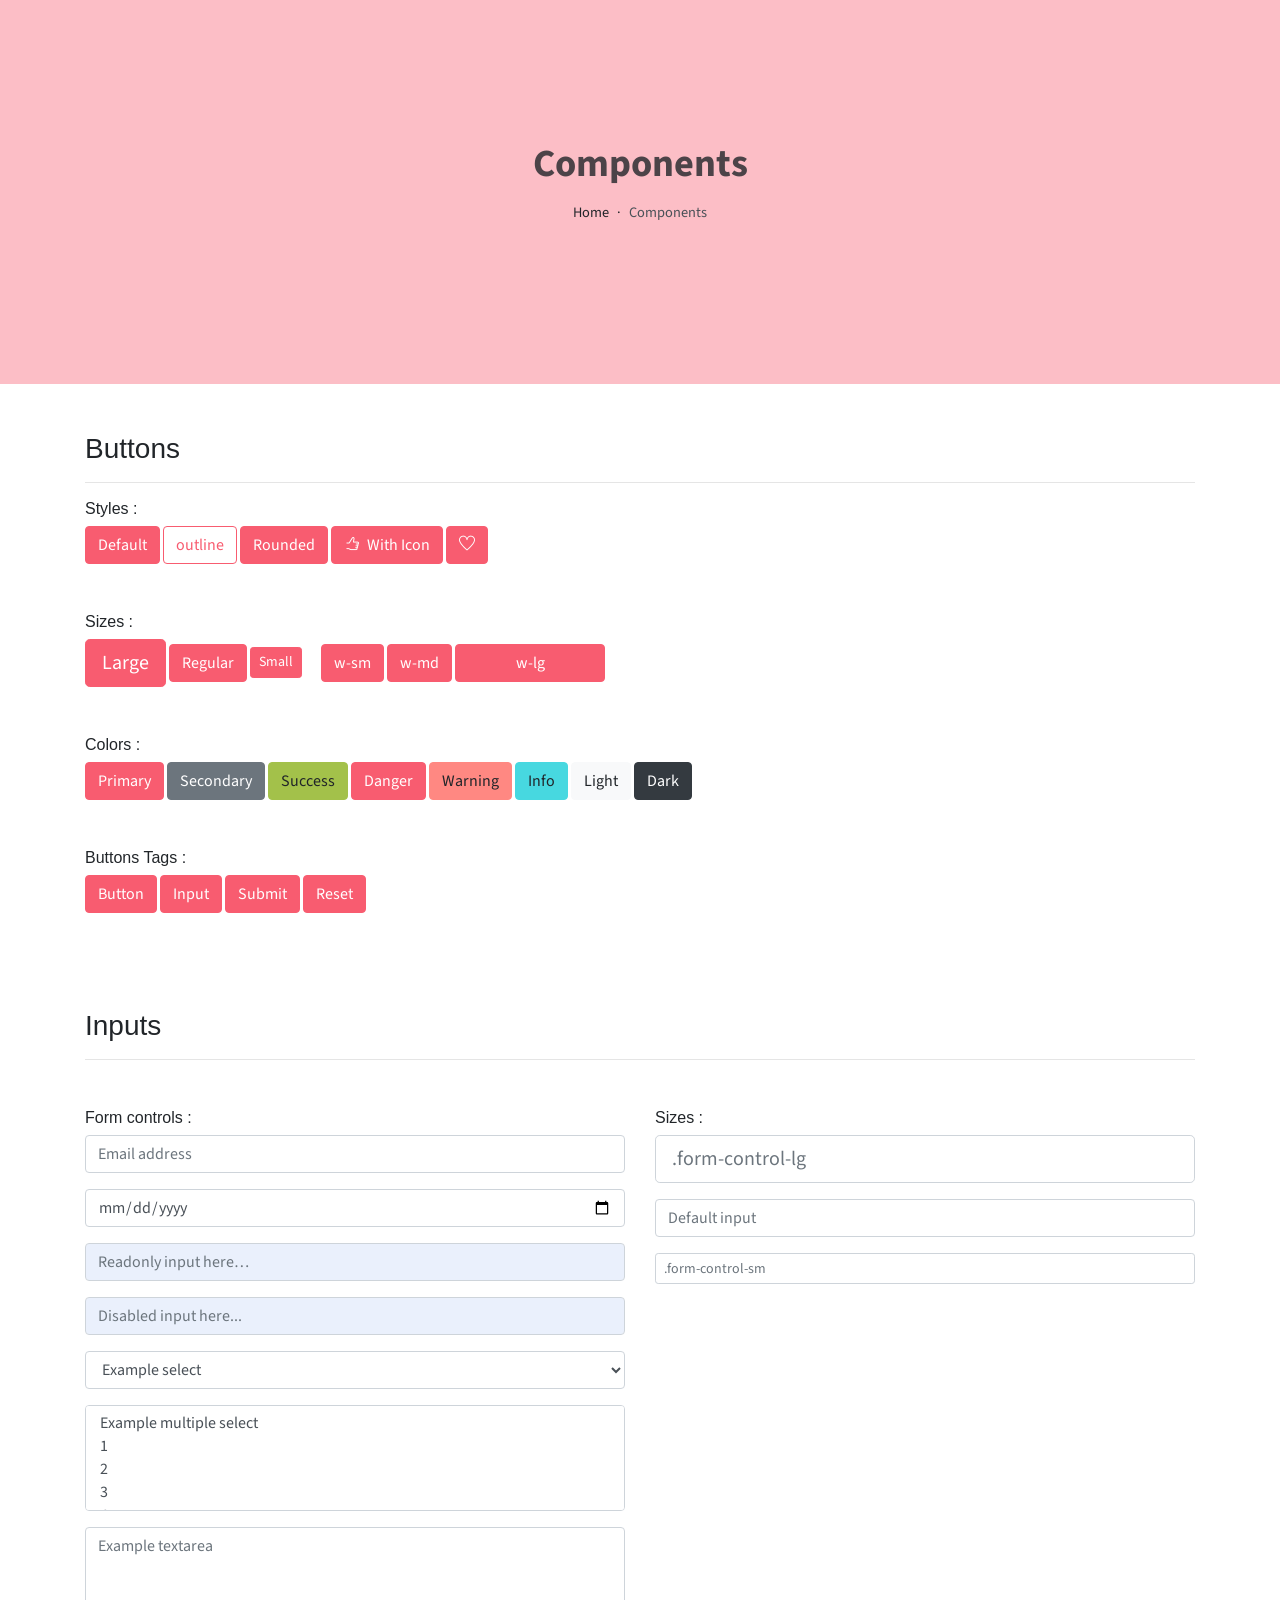
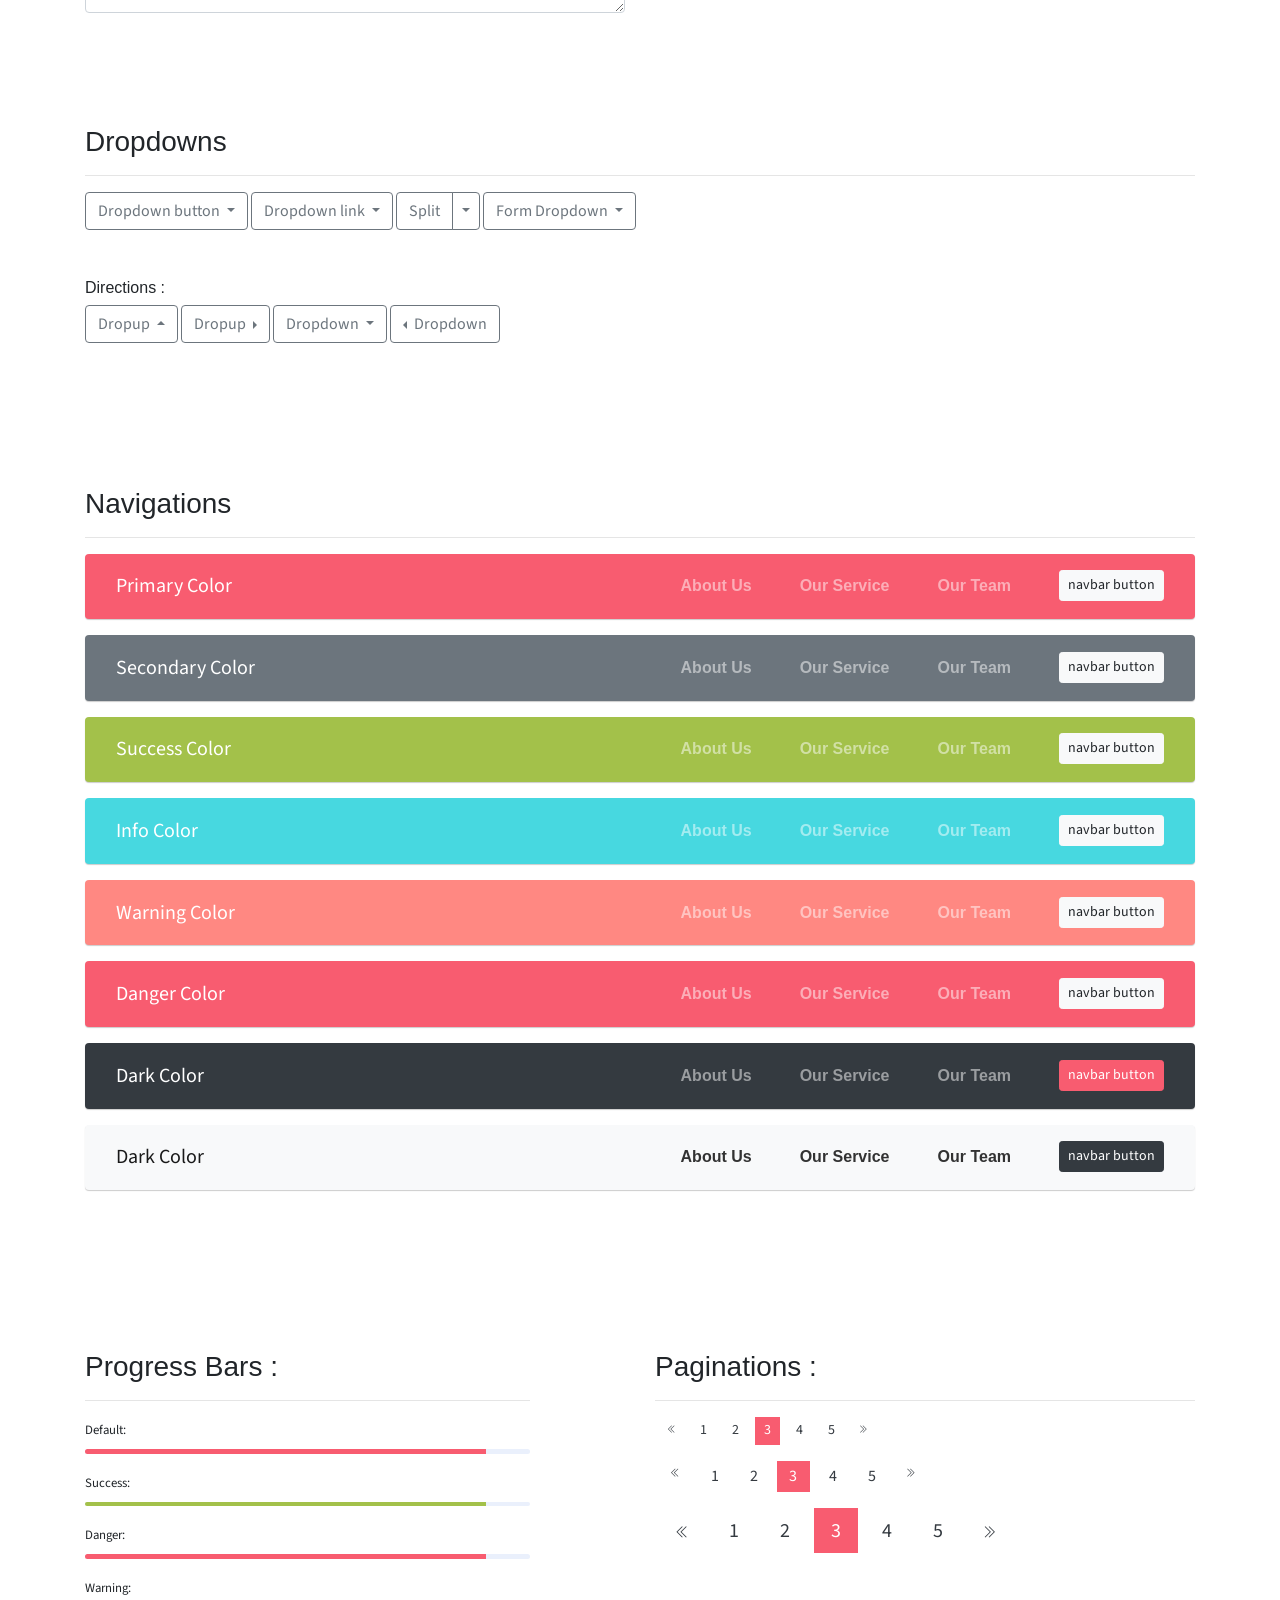
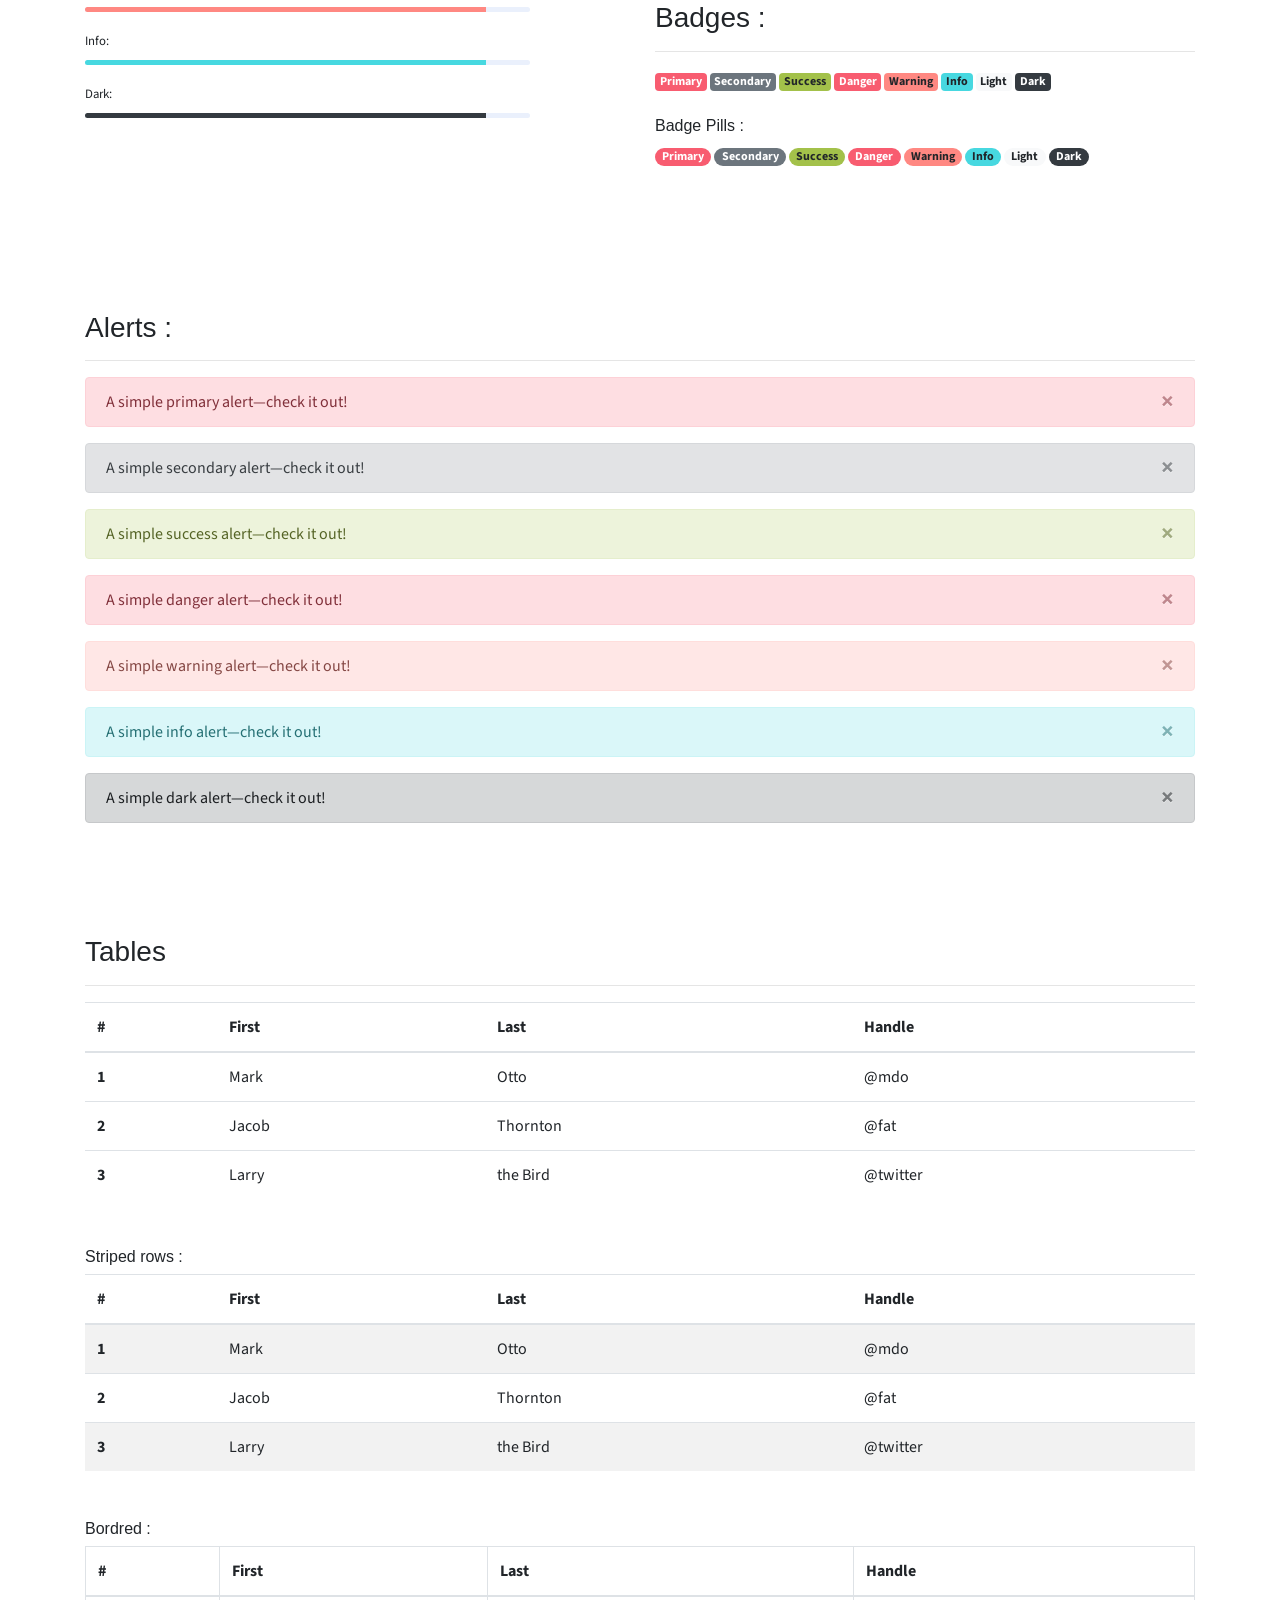
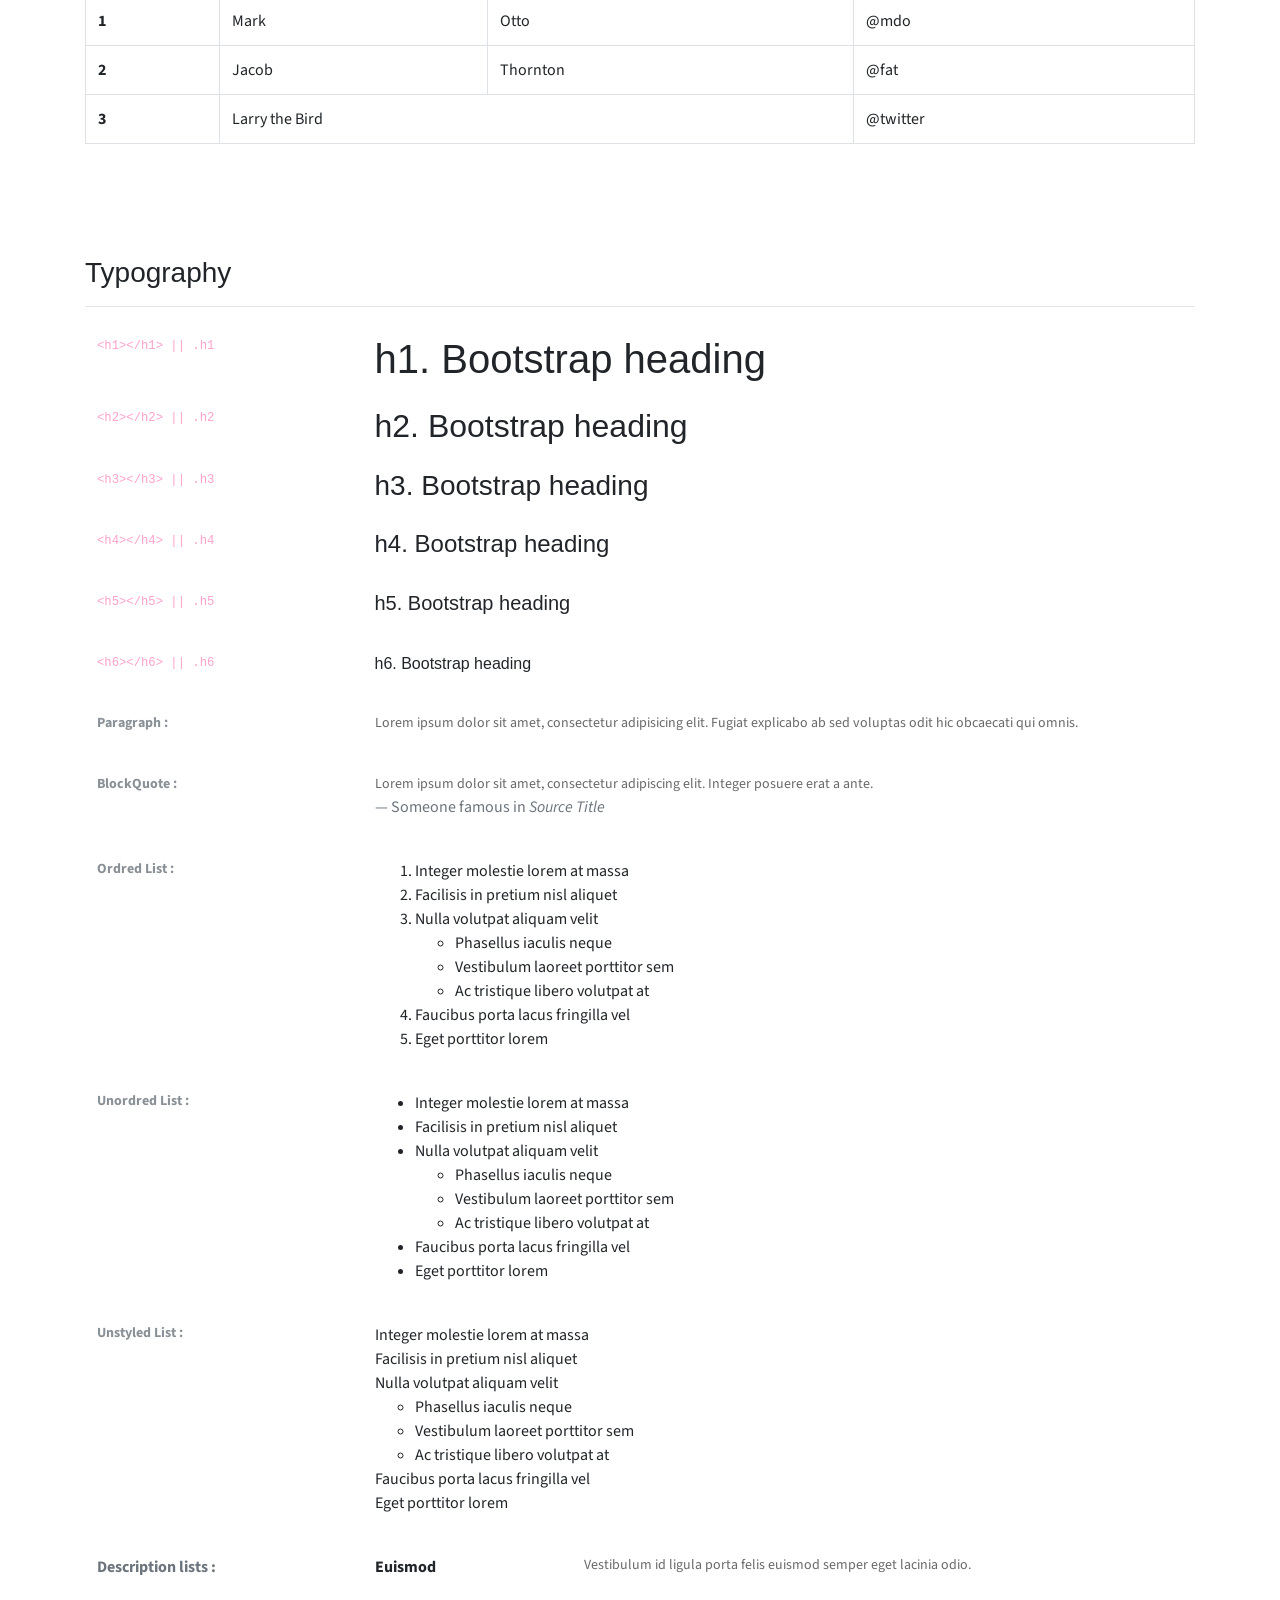
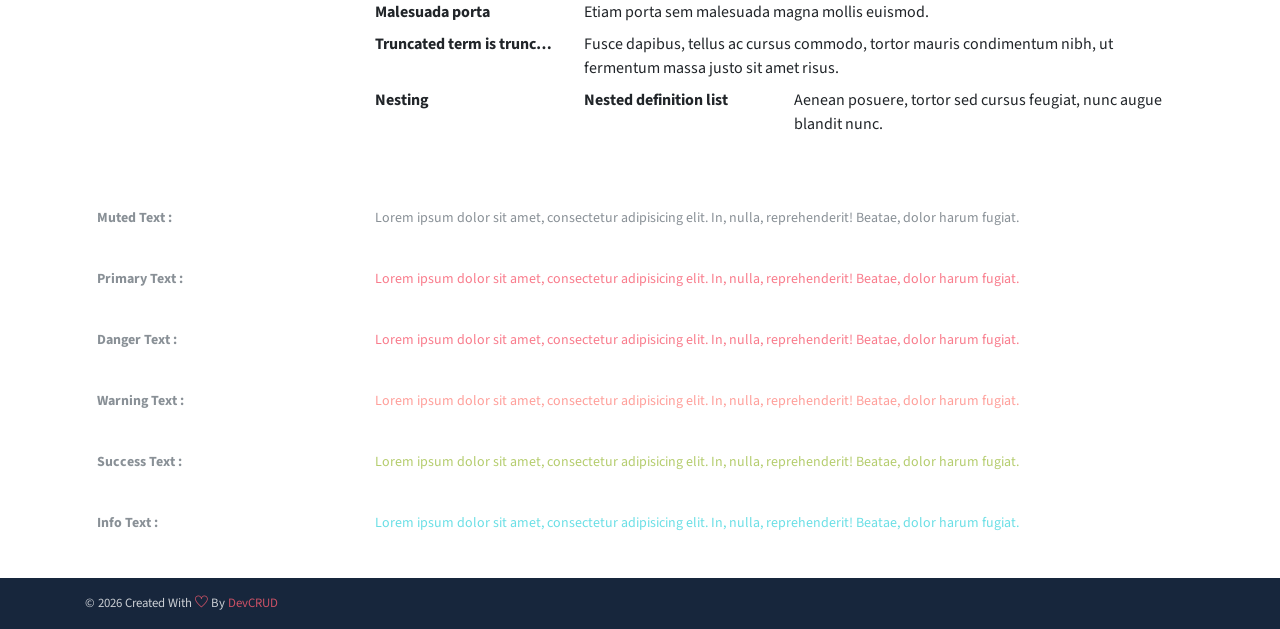
<file: components.html>
<!DOCTYPE html>
<html lang="en">
<head>
   <meta charset="utf-8">
   <meta name="viewport" content="width=device-width, initial-scale=1, shrink-to-fit=no">
   <meta name="description" content="Start your development with JohnDoe landing page.">
   <meta name="author" content="Devcrud">
   <title>JohnDoe Landing page | Components</title>
   <link rel="icon" href="assets/imgs/favicon.png" type="image/png">
   <!-- font icons -->
   <link rel="stylesheet" href="assets/vendors/themify-icons/css/themify-icons.css">
   <!-- Bootstrap + Steller  -->
   <link rel="stylesheet" href="assets/css/johndoe.css">
</head>
<body>

   <!-- Page Header -->
   <header class="header header-mini"> 
      <div class="header-title">Components</div> 
      <nav aria-label="breadcrumb">
         <ol class="breadcrumb">
            <li class="breadcrumb-item"><a href="/">Home</a></li>
            <li class="breadcrumb-item active" aria-current="page">Components</li>
         </ol>
      </nav>
   </header> <!-- End Of Page Header -->

   <!-- main content -->
   <div class="container">

      <!-- Buttons -->
      <h3 class="mt-5">Buttons</h3>
      <hr>
      <h6 class="section-secondary-title">Styles :</h6>
      <button class="btn btn-primary">Default</button>
      <button class="btn btn-outline-primary">outline</button>
      <button class="btn btn-primary rounded">Rounded</button>
      <button class="btn btn-primary rounded"><i class="ti-thumb-up pr-1"></i> With Icon</button>
      <button class="btn btn-primary circle"><i class="ti-heart"></i></button>

      <h6 class="section-secondary-title mt-5">Sizes :</h6>
      <button class="btn btn-primary btn-lg">Large</button>
      <button class="btn btn-primary ">Regular</button>
      <button class="btn btn-primary btn-sm">Small</button>
      <button class="btn btn-primary w-sm ml-3">w-sm</button>
      <button class="btn btn-primary w-md">w-md</button>
      <button class="btn btn-primary w-lg">w-lg</button>

      <h6 class="section-secondary-title mt-5">Colors :</h6>          
      <button type="button" class="btn btn-primary">Primary</button>
      <button type="button" class="btn btn-secondary">Secondary</button>
      <button type="button" class="btn btn-success">Success</button>
      <button type="button" class="btn btn-danger">Danger</button>
      <button type="button" class="btn btn-warning">Warning</button>
      <button type="button" class="btn btn-info">Info</button>
      <button type="button" class="btn btn-light">Light</button>
      <button type="button" class="btn btn-dark">Dark</button>

      <h6 class="section-secondary-title mt-5">Buttons Tags :</h6>
      <button class="btn btn-primary" type="submit">Button</button>
      <input class="btn btn-primary" type="button" value="Input">
      <input class="btn btn-primary" type="submit" value="Submit">
      <input class="btn btn-primary" type="reset" value="Reset">
      
      <!-- devider -->
      <div class="py-5"></div>

      <!-- Inputs -->
      <h3>Inputs</h3>
      <hr>
      <div class="row mt-5">
         <div class="col-md-6">
            <h6 class="section-secondary-title">Form controls :</h6>        
            <div class="form-group">
               <input type="email" class="form-control" id="exampleFormControlInput1" placeholder="Email address">
            </div>
            <div class="form-group">
               <input type="date" class="form-control" id="exampleFormControlInput1" placeholder="Date">
            </div>
            <div class="form-group">
               <input class="form-control" type="text" placeholder="Readonly input here…" readonly>
            </div>
            <div class="form-group">
               <input class="form-control" id="disabledInput" type="text" placeholder="Disabled input here..." disabled>
            </div>
            <div class="form-group">
               <select class="form-control" id="exampleFormControlSelect1">
                  <option>Example select</option>
                  <option>1</option>
                  <option>2</option>
                  <option>3</option>
                  <option>4</option>
                  <option>5</option>
               </select>
            </div>
            <div class="form-group">
               <select multiple class="form-control" id="exampleFormControlSelect2">
                  <option>Example multiple select</option>
                  <option>1</option>
                  <option>2</option>
                  <option>3</option>
                  <option>4</option>
                  <option>5</option>
               </select>
            </div>
            <div class="form-group">
               <textarea class="form-control" id="exampleFormControlTextarea1" rows="3" placeholder="Example textarea"></textarea>
            </div>
         </div>
         <div class="col-md-6">
            <h6 class="section-secondary-title">Sizes :</h6>    
            <div class="form-group">
               <input class="form-control form-control-lg" type="text" placeholder=".form-control-lg">             
            </div>
            <div class="form-group">
               <input class="form-control" type="text" placeholder="Default input">
            </div>
            <div class="form-group">
               <input class="form-control form-control-sm" type="text" placeholder=".form-control-sm"> 
            </div>
         </div>
      </div> <!-- end of inputs -->   

      <!-- devider -->
      <div class="py-5"></div>             

      <!-- Dropdowns -->
      <h3 class="components-section-title font-weight-normal">Dropdowns</h3>
      <hr>
      <div class="dropdown d-inline-block">
         <button class="btn btn-outline-secondary dropdown-toggle" type="button" id="dropdownMenuButton" data-toggle="dropdown" aria-haspopup="true" aria-expanded="false">
         Dropdown button
         </button>
         <div class="dropdown-menu" aria-labelledby="dropdownMenuButton">
         <a class="dropdown-item" href="#">Action</a>
         <a class="dropdown-item" href="#">Another action</a>
         <a class="dropdown-item" href="#">Something else here</a>
         </div>
      </div>
      <div class="dropdown d-inline-block">
         <a class="btn btn-outline-secondary dropdown-toggle" href="#" role="button" id="dropdownMenuLink" data-toggle="dropdown" aria-haspopup="true" aria-expanded="false">
            Dropdown link
         </a>
         <div class="dropdown-menu" aria-labelledby="dropdownMenuLink">
            <a class="dropdown-item" href="#">Action</a>
            <a class="dropdown-item" href="#">Another action</a>
            <a class="dropdown-item" href="#">Something else here</a>
         </div>
      </div>
      <div class="btn-group">
         <button type="button" class="btn btn-outline-secondary">Split</button>
         <button type="button" class="btn btn-outline-secondary dropdown-toggle dropdown-toggle-split" data-toggle="dropdown" aria-haspopup="true" aria-expanded="false">
         <span class="sr-only">Toggle Dropdown</span>
         </button>
         <div class="dropdown-menu">
            <a class="dropdown-item" href="#">Action</a>
            <a class="dropdown-item" href="#">Another action</a>
            <a class="dropdown-item" href="#">Something else here</a>
            <div class="dropdown-divider"></div>
            <a class="dropdown-item" href="#">Separated link</a>
         </div>
      </div>
      <div class="btn-group">
         <button class="btn btn-outline-secondary dropdown-toggle" type="button" id="dropdownMenuButton" data-toggle="dropdown" aria-haspopup="true" aria-expanded="false">
            Form Dropdown
         </button>
         <div class="dropdown-menu form">
            <form class="px-4 py-3">
               <div class="form-group">
                  <input type="email" class="form-control" id="exampleDropdownFormEmail1" placeholder="email@example.com">
               </div>
               <div class="form-group">
                  <input type="password" class="form-control" id="exampleDropdownFormPassword1" placeholder="Password">
               </div>
               <div class="form-check mb-3">
                  <input type="checkbox" class="form-check-input" id="dropdownCheck">
                  <label class="form-check-label" for="dropdownCheck">
                     Remember me
                  </label>
               </div>
               <button type="submit" class="btn btn-primary btn-block">Sign in</button>
            </form>
            <div class="dropdown-divider"></div>
            <a class="dropdown-item" href="#"><small>New around here? Sign up</small></a>
            <a class="dropdown-item" href="#"><small>Forgot password?</small></a>
         </div>
      </div>       
      <h6 class="section-secondary-title mt-5">Directions :</h6>  
      <div class="btn-group dropup">
         <button type="button" class="btn btn-outline-secondary dropdown-toggle" data-toggle="dropdown" aria-haspopup="true" aria-expanded="false">
            Dropup
         </button>
         <div class="dropdown-menu">
            <a class="dropdown-item" href="#">Action</a>
            <a class="dropdown-item" href="#">Another action</a>
            <a class="dropdown-item" href="#">Something else here</a>
            <div class="dropdown-divider"></div>
            <a class="dropdown-item" href="#">Separated link</a>
         </div>
      </div>
      <div class="btn-group dropright">
         <button type="button" class="btn btn-outline-secondary dropdown-toggle" data-toggle="dropdown" aria-haspopup="true" aria-expanded="false">
            Dropup
         </button>
         <div class="dropdown-menu">
            <a class="dropdown-item" href="#">Action</a>
            <a class="dropdown-item" href="#">Another action</a>
            <a class="dropdown-item" href="#">Something else here</a>
            <div class="dropdown-divider"></div>
            <a class="dropdown-item" href="#">Separated link</a>
         </div>
      </div>
      <div class="btn-group">
         <button type="button" class="btn btn-outline-secondary dropdown-toggle" data-toggle="dropdown" aria-haspopup="true" aria-expanded="false">
            Dropdown
         </button>
         <div class="dropdown-menu">
            <a class="dropdown-item" href="#">Action</a>
            <a class="dropdown-item" href="#">Another action</a>
            <a class="dropdown-item" href="#">Something else here</a>
            <div class="dropdown-divider"></div>
            <a class="dropdown-item" href="#">Separated link</a>
         </div>
      </div>
      <div class="btn-group dropleft">
         <button type="button" class="btn btn-outline-secondary dropdown-toggle" data-toggle="dropdown" aria-haspopup="true" aria-expanded="false">
            Dropdown
         </button>
         <div class="dropdown-menu">
            <a class="dropdown-item" href="#">Action</a>
            <a class="dropdown-item" href="#">Another action</a>
            <a class="dropdown-item" href="#">Something else here</a>
            <div class="dropdown-divider"></div>
            <a class="dropdown-item" href="#">Separated link</a>
         </div>
      </div> <!-- end of Dropdowns -->  

      <!-- devider -->
      <div class="py-5"></div>   

      <!-- navbars -->
      <h3 class="components-section-title font-weight-normal mt-5">Navigations</h3>
      <hr>
      <nav class="navbar navbar-expand-sm navbar-dark bg-primary rounded shadow mb-3">
         <div class="container">
            <a class="navbar-brand" href="#">Primary Color</a>
            <button class="navbar-toggler ml-auto" type="button" data-toggle="collapse" data-target="#navbarSupportedContent" aria-controls="navbarSupportedContent" aria-expanded="false" aria-label="Toggle navigation">
            <span class="navbar-toggler-icon"></span>
            </button>
            <div class="collapse navbar-collapse" id="navbarSupportedContent">
               <ul class="navbar-nav ml-auto"> 
                  <li class="nav-item">
                     <a class="nav-link" href="#about">About Us</a>
                  </li>
                  <li class="nav-item">
                     <a class="nav-link" href="#service">Our Service</a>
                  </li>
                  <li class="nav-item">
                     <a class="nav-link" href="#team">Our Team</a>
                  </li>
                  <li class="nav-item">
                     <a href="#book-table" class="ml-4 mt-1 btn btn-light btn-sm">navbar button</a>
                  </li>
               </ul>                       
            </div>
         </div>
      </nav>
      <nav class="navbar navbar-expand-sm navbar-dark bg-secondary rounded shadow mb-3">
         <div class="container">
            <a class="navbar-brand" href="#">Secondary Color</a>
            <button class="navbar-toggler ml-auto" type="button" data-toggle="collapse" data-target="#navbarSupportedContent" aria-controls="navbarSupportedContent" aria-expanded="false" aria-label="Toggle navigation">
            <span class="navbar-toggler-icon"></span>
            </button>
            <div class="collapse navbar-collapse" id="navbarSupportedContent">
               <ul class="navbar-nav ml-auto"> 
                  <li class="nav-item">
                     <a class="nav-link" href="#about">About Us</a>
                  </li>
                  <li class="nav-item">
                     <a class="nav-link" href="#service">Our Service</a>
                  </li>
                  <li class="nav-item">
                     <a class="nav-link" href="#team">Our Team</a>
                  </li>
                  <li class="nav-item">
                     <a href="#book-table" class="ml-4 mt-1 btn btn-light btn-sm">navbar button</a>
                  </li>
               </ul>                       
            </div>
         </div>
      </nav>
      <nav class="navbar navbar-expand-sm navbar-dark bg-success rounded shadow mb-3">
         <div class="container">
            <a class="navbar-brand" href="#">Success Color</a>
            <button class="navbar-toggler ml-auto" type="button" data-toggle="collapse" data-target="#navbarSupportedContent" aria-controls="navbarSupportedContent" aria-expanded="false" aria-label="Toggle navigation">
            <span class="navbar-toggler-icon"></span>
            </button>
            <div class="collapse navbar-collapse" id="navbarSupportedContent">
               <ul class="navbar-nav ml-auto"> 
                  <li class="nav-item">
                     <a class="nav-link" href="#about">About Us</a>
                  </li>
                  <li class="nav-item">
                     <a class="nav-link" href="#service">Our Service</a>
                  </li>
                  <li class="nav-item">
                     <a class="nav-link" href="#team">Our Team</a>
                  </li>
                  <li class="nav-item">
                     <a href="#book-table" class="ml-4 mt-1 btn btn-light btn-sm">navbar button</a>
                  </li>
               </ul>                       
            </div>
         </div>
      </nav>
      <nav class="navbar navbar-expand-sm navbar-dark bg-info rounded shadow mb-3">
         <div class="container">
            <a class="navbar-brand" href="#">Info Color</a>
            <button class="navbar-toggler ml-auto" type="button" data-toggle="collapse" data-target="#navbarSupportedContent" aria-controls="navbarSupportedContent" aria-expanded="false" aria-label="Toggle navigation">
            <span class="navbar-toggler-icon"></span>
            </button>
            <div class="collapse navbar-collapse" id="navbarSupportedContent">
               <ul class="navbar-nav ml-auto"> 
                  <li class="nav-item">
                     <a class="nav-link" href="#about">About Us</a>
                  </li>
                  <li class="nav-item">
                     <a class="nav-link" href="#service">Our Service</a>
                  </li>
                  <li class="nav-item">
                     <a class="nav-link" href="#team">Our Team</a>
                  </li>
                  <li class="nav-item">
                     <a href="#book-table" class="ml-4 mt-1 btn btn-light btn-sm">navbar button</a>
                  </li>
               </ul>                       
            </div>
         </div>
      </nav>
      <nav class="navbar navbar-expand-sm navbar-dark bg-warning rounded shadow mb-3">
         <div class="container">
            <a class="navbar-brand" href="#">Warning Color</a>
            <button class="navbar-toggler ml-auto" type="button" data-toggle="collapse" data-target="#navbarSupportedContent" aria-controls="navbarSupportedContent" aria-expanded="false" aria-label="Toggle navigation">
            <span class="navbar-toggler-icon"></span>
            </button>
            <div class="collapse navbar-collapse" id="navbarSupportedContent">
               <ul class="navbar-nav ml-auto"> 
                  <li class="nav-item">
                     <a class="nav-link" href="#about">About Us</a>
                  </li>
                  <li class="nav-item">
                     <a class="nav-link" href="#service">Our Service</a>
                  </li>
                  <li class="nav-item">
                     <a class="nav-link" href="#team">Our Team</a>
                  </li>
                  <li class="nav-item">
                     <a href="#book-table" class="ml-4 mt-1 btn btn-light btn-sm">navbar button</a>
                  </li>
               </ul>                       
            </div>
         </div>
      </nav>
      <nav class="navbar navbar-expand-sm navbar-dark bg-danger rounded shadow mb-3">
         <div class="container">
            <a class="navbar-brand" href="#">Danger Color</a>
            <button class="navbar-toggler ml-auto" type="button" data-toggle="collapse" data-target="#navbarSupportedContent" aria-controls="navbarSupportedContent" aria-expanded="false" aria-label="Toggle navigation">
            <span class="navbar-toggler-icon"></span>
            </button>
            <div class="collapse navbar-collapse" id="navbarSupportedContent">
               <ul class="navbar-nav ml-auto"> 
                  <li class="nav-item">
                     <a class="nav-link" href="#about">About Us</a>
                  </li>
                  <li class="nav-item">
                     <a class="nav-link" href="#service">Our Service</a>
                  </li>
                  <li class="nav-item">
                     <a class="nav-link" href="#team">Our Team</a>
                  </li>
                  <li class="nav-item">
                     <a href="#book-table" class="ml-4 mt-1 btn btn-light btn-sm">navbar button</a>
                  </li>
               </ul>                       
            </div>
         </div>
      </nav>
      <nav class="navbar navbar-expand-sm navbar-dark bg-dark rounded shadow mb-3">
         <div class="container">
            <a class="navbar-brand" href="#">Dark Color</a>
            <button class="navbar-toggler ml-auto" type="button" data-toggle="collapse" data-target="#navbarSupportedContent" aria-controls="navbarSupportedContent" aria-expanded="false" aria-label="Toggle navigation">
            <span class="navbar-toggler-icon"></span>
            </button>
            <div class="collapse navbar-collapse" id="navbarSupportedContent">
               <ul class="navbar-nav ml-auto"> 
                  <li class="nav-item">
                     <a class="nav-link" href="#about">About Us</a>
                  </li>
                  <li class="nav-item">
                     <a class="nav-link" href="#service">Our Service</a>
                  </li>
                  <li class="nav-item">
                     <a class="nav-link" href="#team">Our Team</a>
                  </li>
                  <li class="nav-item">
                     <a href="#book-table" class="ml-4 mt-1 btn btn-primary btn-sm">navbar button</a>
                  </li>
               </ul>                       
            </div>
         </div>
      </nav>
      <nav class="navbar navbar-expand-sm navbar-light bg-light rounded shadow mb-3">
         <div class="container">
            <a class="navbar-brand" href="#">Dark Color</a>
            <button class="navbar-toggler ml-auto" type="button" data-toggle="collapse" data-target="#navbarSupportedContent" aria-controls="navbarSupportedContent" aria-expanded="false" aria-label="Toggle navigation">
            <span class="navbar-toggler-icon"></span>
            </button>
            <div class="collapse navbar-collapse" id="navbarSupportedContent">
               <ul class="navbar-nav ml-auto"> 
                  <li class="nav-item">
                     <a class="nav-link" href="#about">About Us</a>
                  </li>
                  <li class="nav-item">
                     <a class="nav-link" href="#service">Our Service</a>
                  </li>
                  <li class="nav-item">
                     <a class="nav-link" href="#team">Our Team</a>
                  </li>
                  <li class="nav-item">
                     <a href="#book-table" class="ml-4 mt-1 btn btn-dark btn-sm">navbar button</a>
                  </li>
               </ul>                       
            </div>
         </div>
      </nav>
      <!-- End of navbars -->

      <!-- devider -->
      <div class="py-5"></div>   
      
      <!-- progress bars -->
      <div class="row justify-content-between">
         <div class="col-md-5">
            <h3 class="components-section-title font-weight-normal mt-5">Progress Bars :</h3>
            <hr>
            <small>Default: </small>
            <div class="progress mt-2 mb-3">
               <div class="progress-bar" role="progressbar" style="width: 90%" aria-valuenow="25" aria-valuemin="0" aria-valuemax="100"></div>
            </div>
            <small>Success:</small>
            <div class="progress mt-2 mb-3">
               <div class="progress-bar bg-success" role="progressbar" style="width: 90%" aria-valuenow="25" aria-valuemin="0" aria-valuemax="100"></div>
            </div>
            <small>Danger:</small>
            <div class="progress mt-2 mb-3">
               <div class="progress-bar bg-danger" role="progressbar" style="width: 90%" aria-valuenow="25" aria-valuemin="0" aria-valuemax="100"></div>
            </div>
            <small>Warning:</small>
            <div class="progress mt-2 mb-3">
               <div class="progress-bar bg-warning" role="progressbar" style="width: 90%" aria-valuenow="25" aria-valuemin="0" aria-valuemax="100"></div>
            </div>
            <small>Info:</small>
            <div class="progress mt-2 mb-3">
               <div class="progress-bar bg-info" role="progressbar" style="width: 90%" aria-valuenow="25" aria-valuemin="0" aria-valuemax="100"></div>
            </div>
            <small>Dark:</small>
            <div class="progress mt-2 mb-3">
               <div class="progress-bar bg-dark" role="progressbar" style="width: 90%" aria-valuenow="25" aria-valuemin="0" aria-valuemax="100"></div>
            </div>
         </div>
         <div class="col-md-6">
            <h3 class="components-section-title font-weight-normal mt-5">Paginations :</h3>
            <hr>
            <nav aria-label="Page navigation example">
               <ul class="pagination pagination-sm">
                  <li class="page-item"><a class="page-link" href="#"><i class="ti-angle-double-left"></i></a></li>
                  <li class="page-item"><a class="page-link" href="#">1</a></li>
                  <li class="page-item"><a class="page-link" href="#">2</a></li>
                  <li class="page-item active"><a class="page-link" href="#">3</a></li>
                  <li class="page-item"><a class="page-link" href="#">4</a></li>
                  <li class="page-item"><a class="page-link" href="#">5</a></li>
                  <li class="page-item"><a class="page-link" href="#"><i class="ti-angle-double-right"></i></a></li>
               </ul>
            </nav>
            <nav aria-label="Page navigation example">
               <ul class="pagination">
               <li class="page-item"><a class="page-link" href="#"><i class="ti-angle-double-left"></i></a></li>
                  <li class="page-item"><a class="page-link" href="#">1</a></li>
                  <li class="page-item"><a class="page-link" href="#">2</a></li>
                  <li class="page-item active"><a class="page-link" href="#">3</a></li>
                  <li class="page-item"><a class="page-link" href="#">4</a></li>
                  <li class="page-item"><a class="page-link" href="#">5</a></li>
                  <li class="page-item"><a class="page-link" href="#"><i class="ti-angle-double-right"></i></a></li>
               </ul>
            </nav>
            <nav aria-label="Page navigation example">
               <ul class="pagination pagination-lg">
                  <li class="page-item"><a class="page-link" href="#"><i class="ti-angle-double-left"></i></a></li>
                  <li class="page-item"><a class="page-link" href="#">1</a></li>
                  <li class="page-item"><a class="page-link" href="#">2</a></li>
                  <li class="page-item active"><a class="page-link" href="#">3</a></li>
                  <li class="page-item"><a class="page-link" href="#">4</a></li>
                  <li class="page-item"><a class="page-link" href="#">5</a></li>
                  <li class="page-item"><a class="page-link" href="#"><i class="ti-angle-double-right"></i></a></li>
               </ul>
            </nav>

            <!-- Badges -->
            <h3 class="components-section-title font-weight-normal mt-5">Badges :</h3>
            <hr>
            <span class="badge badge-primary">Primary</span>
            <span class="badge badge-secondary">Secondary</span>
            <span class="badge badge-success">Success</span>
            <span class="badge badge-danger">Danger</span>
            <span class="badge badge-warning">Warning</span>
            <span class="badge badge-info">Info</span>
            <span class="badge badge-light">Light</span>
            <span class="badge badge-dark">Dark</span>
            <h6 class="section-secondary-title mt-4 mb-2">Badge Pills :</h6>
            <span class="badge badge-pill badge-primary">Primary</span>
            <span class="badge badge-pill badge-secondary">Secondary</span>
            <span class="badge badge-pill badge-success">Success</span>
            <span class="badge badge-pill badge-danger">Danger</span>
            <span class="badge badge-pill badge-warning">Warning</span>
            <span class="badge badge-pill badge-info">Info</span>
            <span class="badge badge-pill badge-light">Light</span>
            <span class="badge badge-pill badge-dark">Dark</span>
         </div>
      </div> <!-- End of Progress bars -->

      <!-- devider -->
      <div class="py-5"></div>  

      <!-- Alerts -->
      <h3 class="components-section-title font-weight-normal mt-5">Alerts :</h3>
      <hr>
      <div class="alert alert-primary alert-dismissible fade show" role="alert">
         A simple primary alert—check it out!
         <button type="button" class="close" data-dismiss="alert" aria-label="Close">
            <span aria-hidden="true">&times;</span>
         </button>
      </div>
      <div class="alert alert-secondary alert-dismissible fade show" role="alert">
         A simple secondary alert—check it out!
         <button type="button" class="close" data-dismiss="alert" aria-label="Close">
            <span aria-hidden="true">&times;</span>
         </button>
      </div>
      <div class="alert alert-success alert-dismissible fade show" role="alert">
         A simple success alert—check it out!
         <button type="button" class="close" data-dismiss="alert" aria-label="Close">
            <span aria-hidden="true">&times;</span>
         </button>
      </div>
      <div class="alert alert-danger alert-dismissible fade show" role="alert">
         A simple danger alert—check it out!
         <button type="button" class="close" data-dismiss="alert" aria-label="Close">
            <span aria-hidden="true">&times;</span>
         </button>
      </div>
      <div class="alert alert-warning alert-dismissible fade show" role="alert">
         A simple warning alert—check it out!
         <button type="button" class="close" data-dismiss="alert" aria-label="Close">
            <span aria-hidden="true">&times;</span>
         </button>
      </div>
      <div class="alert alert-info alert-dismissible fade show" role="alert">
         A simple info alert—check it out!
         <button type="button" class="close" data-dismiss="alert" aria-label="Close">
            <span aria-hidden="true">&times;</span>
         </button>
      </div>
      <div class="alert alert-dark alert-dismissible fade show" role="alert">
         A simple dark alert—check it out!
         <button type="button" class="close" data-dismiss="alert" aria-label="Close">
            <span aria-hidden="true">&times;</span>
         </button>
      </div>
      <!-- end of alerts -->

      <!-- devider -->
      <div class="py-5"></div> 
   
      <!-- tables -->
      <h3 class="components-section-title">Tables</h3>
      <hr>
      <table class="table">
         <thead>
            <tr>
               <th scope="col">#</th>
               <th scope="col">First</th>
               <th scope="col">Last</th>
               <th scope="col">Handle</th>
            </tr>
         </thead>
         <tbody>
            <tr>
               <th scope="row">1</th>
               <td>Mark</td>
               <td>Otto</td>
               <td>@mdo</td>
            </tr>
            <tr>
               <th scope="row">2</th>
               <td>Jacob</td>
               <td>Thornton</td>
               <td>@fat</td>
            </tr>
            <tr>
               <th scope="row">3</th>
               <td>Larry</td>
               <td>the Bird</td>
               <td>@twitter</td>
            </tr>
         </tbody>
      </table>

      <h6 class="section-secondary-title mt-5">Striped rows :</h6>
      <table class="table table-striped">
         <thead>
            <tr>
               <th scope="col">#</th>
               <th scope="col">First</th>
               <th scope="col">Last</th>
               <th scope="col">Handle</th>
            </tr>
         </thead>
         <tbody>
            <tr>
               <th scope="row">1</th>
               <td>Mark</td>
               <td>Otto</td>
               <td>@mdo</td>
            </tr>
            <tr>
               <th scope="row">2</th>
               <td>Jacob</td>
               <td>Thornton</td>
               <td>@fat</td>
            </tr>
            <tr>
               <th scope="row">3</th>
               <td>Larry</td>
               <td>the Bird</td>
               <td>@twitter</td>
            </tr>
         </tbody>
      </table>

      <h6 class="section-secondary-title mt-5">Bordred :</h6>
      <table class="table table-bordered">
         <thead>
            <tr>
               <th scope="col">#</th>
               <th scope="col">First</th>
               <th scope="col">Last</th>
               <th scope="col">Handle</th>
            </tr>
         </thead>
         <tbody>
            <tr>
               <th scope="row">1</th>
               <td>Mark</td>
               <td>Otto</td>
               <td>@mdo</td>
            </tr>
            <tr>
               <th scope="row">2</th>
               <td>Jacob</td>
               <td>Thornton</td>
               <td>@fat</td>
            </tr>
            <tr>
               <th scope="row">3</th>
               <td colspan="2">Larry the Bird</td>
               <td>@twitter</td>
            </tr>
         </tbody>
      </table>
      <!-- end of tables -->

      <!-- devider -->
      <div class="py-5"></div> 

      <!-- typography -->
      <h3 class="components-section-title">Typography</h3>
      <hr>
     
      <table class="table table-borderless v-align-center">
         <tbody>
            <tr>
               <td>
                  <p><code class="highlighter-rouge">&lt;h1&gt;&lt;/h1&gt; || .h1</code></p>
               </td>
               <td class="w-75"><span class="h1">h1. Bootstrap heading</span></td>
            </tr>
            <tr>
               <td>
                  <p><code class="highlighter-rouge">&lt;h2&gt;&lt;/h2&gt; || .h2</code></p>
               </td>
               <td><span class="h2">h2. Bootstrap heading</span></td>
            </tr>
            <tr>
               <td>
                  <p><code class="highlighter-rouge">&lt;h3&gt;&lt;/h3&gt; || .h3</code></p>
               </td>
               <td><span class="h3">h3. Bootstrap heading</span></td>
            </tr>
            <tr>
               <td>
                  <p><code class="highlighter-rouge">&lt;h4&gt;&lt;/h4&gt; || .h4</code></p>
               </td>
               <td><span class="h4">h4. Bootstrap heading</span></td>
            </tr>
            <tr>
               <td>
                  <p><code class="highlighter-rouge">&lt;h5&gt;&lt;/h5&gt; || .h5</code></p>
               </td>
               <td><span class="h5">h5. Bootstrap heading</span></td>
            </tr>
            <tr>
               <td>
                  <p><code class="highlighter-rouge">&lt;h6&gt;&lt;/h6&gt; || .h6</code></p>
               </td>
               <td><span class="h6">h6. Bootstrap heading</span></td>
            </tr>
            <tr>
               <td>
                  <p class="font-weight-bold text-muted">Paragraph :</p>
               </td>
               <td><p>Lorem ipsum dolor sit amet, consectetur adipisicing elit. Fugiat explicabo ab sed voluptas odit hic obcaecati qui omnis.</p></td>
            </tr>
            <tr>
               <td>
                  <p class="font-weight-bold text-muted">BlockQuote :</p>
               </td>
               <td>
                  <blockquote class="blockquote">
                     <p class="mb-0">Lorem ipsum dolor sit amet, consectetur adipiscing elit. Integer posuere erat a ante.</p>
                     <footer class="blockquote-footer">Someone famous in <cite title="Source Title">Source Title</cite></footer>
                  </blockquote>
               </td>
            </tr>

            
            <tr>
               <td><p class="font-weight-bold text-muted">Ordred List :</p></td>
               <td>
                  <ol>
                     <li>Integer molestie lorem at massa</li>
                     <li>Facilisis in pretium nisl aliquet</li>
                     <li>Nulla volutpat aliquam velit
                        <ul>
                           <li>Phasellus iaculis neque</li>
                           <li>Vestibulum laoreet porttitor sem</li>
                           <li>Ac tristique libero volutpat at</li>
                        </ul>
                     </li>
                     <li>Faucibus porta lacus fringilla vel</li>
                     <li>Eget porttitor lorem</li>
                  </ol>
               </td>
            </tr>
            <tr>
               <td><p class="font-weight-bold text-muted">Unordred List :</p></td>
               <td>
                  <ul >
                     <li>Integer molestie lorem at massa</li>
                     <li>Facilisis in pretium nisl aliquet</li>
                     <li>Nulla volutpat aliquam velit
                        <ul>
                           <li>Phasellus iaculis neque</li>
                           <li>Vestibulum laoreet porttitor sem</li>
                           <li>Ac tristique libero volutpat at</li>
                        </ul>
                     </li>
                     <li>Faucibus porta lacus fringilla vel</li>
                     <li>Eget porttitor lorem</li>
                  </ul>
               </td>
            </tr>
            <tr>
               <td><p class="font-weight-bold text-muted">Unstyled List :</p></td>
               <td>
                  <ul class="list-unstyled">
                     <li>Integer molestie lorem at massa</li>
                     <li>Facilisis in pretium nisl aliquet</li>
                     <li>Nulla volutpat aliquam velit
                        <ul>
                           <li>Phasellus iaculis neque</li>
                           <li>Vestibulum laoreet porttitor sem</li>
                           <li>Ac tristique libero volutpat at</li>
                        </ul>
                     </li>
                     <li>Faucibus porta lacus fringilla vel</li>
                     <li>Eget porttitor lorem</li>
                  </ul>
               </td>
            </tr>
            <tr>
               <td class="font-weight-bold text-muted">Description lists : </td>
               <td>
                  <dl class="row">
                     <dt class="col-sm-3">Euismod</dt>
                     <dd class="col-sm-9">
                        <p>Vestibulum id ligula porta felis euismod semper eget lacinia odio.</p>
                     </dd>

                     <dt class="col-sm-3">Malesuada porta</dt>
                     <dd class="col-sm-9">Etiam porta sem malesuada magna mollis euismod.</dd>

                     <dt class="col-sm-3 text-truncate">Truncated term is truncated</dt>
                     <dd class="col-sm-9">Fusce dapibus, tellus ac cursus commodo, tortor mauris condimentum nibh, ut fermentum massa justo sit amet risus.</dd>

                     <dt class="col-sm-3">Nesting</dt>
                     <dd class="col-sm-9">
                        <dl class="row">
                           <dt class="col-sm-4">Nested definition list</dt>
                           <dd class="col-sm-8">Aenean posuere, tortor sed cursus feugiat, nunc augue blandit nunc.</dd>
                        </dl>
                     </dd>
                  </dl>
               </td>
            </tr>
            <tr>
               <td>
                  <p class="font-weight-bold text-muted">Muted Text :</p>
               </td>
               <td>
                  <p class="text-muted">Lorem ipsum dolor sit amet, consectetur adipisicing elit. In, nulla, reprehenderit! Beatae, dolor harum fugiat.</p>
               </td>
            </tr>
            <tr>
               <td>
                  <p class="font-weight-bold text-muted">Primary Text :</p>
               </td>
               <td>
                  <p class="text-primary">Lorem ipsum dolor sit amet, consectetur adipisicing elit. In, nulla, reprehenderit! Beatae, dolor harum fugiat.</p>
               </td>
            </tr>
            <tr>
               <td>
                  <p class="font-weight-bold text-muted">Danger Text :</p>
               </td>
               <td>
                  <p class="text-danger">Lorem ipsum dolor sit amet, consectetur adipisicing elit. In, nulla, reprehenderit! Beatae, dolor harum fugiat.</p>
               </td>
            </tr>
            <tr>
               <td>
                  <p class="font-weight-bold text-muted">Warning Text :</p>
               </td>
               <td>
                  <p class="text-warning">Lorem ipsum dolor sit amet, consectetur adipisicing elit. In, nulla, reprehenderit! Beatae, dolor harum fugiat.</p>
               </td>
            </tr>
            <tr>
               <td>
                  <p class="font-weight-bold text-muted">Success Text :</p>
               </td>
               <td>
                  <p class="text-success">Lorem ipsum dolor sit amet, consectetur adipisicing elit. In, nulla, reprehenderit! Beatae, dolor harum fugiat.</p>
               </td>
            </tr>
            <tr>
               <td>
                  <p class="font-weight-bold text-muted">Info Text :</p>
               </td>
               <td>
                  <p class="text-info">Lorem ipsum dolor sit amet, consectetur adipisicing elit. In, nulla, reprehenderit! Beatae, dolor harum fugiat.</p>
               </td>
            </tr>
         </tbody>
      </table>
   </div>
   <!-- end of typography -->

   <!-- Page Footer -->
   <footer class="footer py-3">
        <div class="container">
            <p class="small mb-0 text-light">
                &copy; <script>document.write(new Date().getFullYear())</script> Created With <i class="ti-heart text-danger"></i> By <a href="http://devcrud.com" target="_blank"><span class="text-danger" title="Bootstrap 4 Themes and Dashboards">DevCRUD</span></a> 
            </p>
        </div>
    </footer>
   <!-- End of Page Footer -->  
   
   <!-- core  -->
   <script src="assets/vendors/jquery/jquery-3.4.1.js"></script>
   <script src="assets/vendors/bootstrap/bootstrap.bundle.js"></script>

</body>
</html>
</file>
<file: assets/vendors/themify-icons/css/themify-icons.css>
@font-face {
	font-family: 'themify';
	src:url("../fonts/themify.eot?-fvbane");
	src:url("../fonts/themify.eot?#iefix-fvbane") format("embedded-opentype"),
		url("../fonts/themify.woff?-fvbane") format("woff"),
		url("../fonts/themify.ttf?-fvbane") format("truetype"),
		url("../fonts/themify.svg?-fvbane#themify") format("svg");
	font-weight: normal;
	font-style: normal;
}

[class^="ti-"], [class*=" ti-"] {
	font-family: 'themify';
	speak: none;
	font-style: normal;
	font-weight: normal;
	font-variant: normal;
	text-transform: none;
	line-height: 1;

	/* Better Font Rendering =========== */
	-webkit-font-smoothing: antialiased;
	-moz-osx-font-smoothing: grayscale;
}

.ti-wand:before {
	content: "\e600";
}
.ti-volume:before {
	content: "\e601";
}
.ti-user:before {
	content: "\e602";
}
.ti-unlock:before {
	content: "\e603";
}
.ti-unlink:before {
	content: "\e604";
}
.ti-trash:before {
	content: "\e605";
}
.ti-thought:before {
	content: "\e606";
}
.ti-target:before {
	content: "\e607";
}
.ti-tag:before {
	content: "\e608";
}
.ti-tablet:before {
	content: "\e609";
}
.ti-star:before {
	content: "\e60a";
}
.ti-spray:before {
	content: "\e60b";
}
.ti-signal:before {
	content: "\e60c";
}
.ti-shopping-cart:before {
	content: "\e60d";
}
.ti-shopping-cart-full:before {
	content: "\e60e";
}
.ti-settings:before {
	content: "\e60f";
}
.ti-search:before {
	content: "\e610";
}
.ti-zoom-in:before {
	content: "\e611";
}
.ti-zoom-out:before {
	content: "\e612";
}
.ti-cut:before {
	content: "\e613";
}
.ti-ruler:before {
	content: "\e614";
}
.ti-ruler-pencil:before {
	content: "\e615";
}
.ti-ruler-alt:before {
	content: "\e616";
}
.ti-bookmark:before {
	content: "\e617";
}
.ti-bookmark-alt:before {
	content: "\e618";
}
.ti-reload:before {
	content: "\e619";
}
.ti-plus:before {
	content: "\e61a";
}
.ti-pin:before {
	content: "\e61b";
}
.ti-pencil:before {
	content: "\e61c";
}
.ti-pencil-alt:before {
	content: "\e61d";
}
.ti-paint-roller:before {
	content: "\e61e";
}
.ti-paint-bucket:before {
	content: "\e61f";
}
.ti-na:before {
	content: "\e620";
}
.ti-mobile:before {
	content: "\e621";
}
.ti-minus:before {
	content: "\e622";
}
.ti-medall:before {
	content: "\e623";
}
.ti-medall-alt:before {
	content: "\e624";
}
.ti-marker:before {
	content: "\e625";
}
.ti-marker-alt:before {
	content: "\e626";
}
.ti-arrow-up:before {
	content: "\e627";
}
.ti-arrow-right:before {
	content: "\e628";
}
.ti-arrow-left:before {
	content: "\e629";
}
.ti-arrow-down:before {
	content: "\e62a";
}
.ti-lock:before {
	content: "\e62b";
}
.ti-location-arrow:before {
	content: "\e62c";
}
.ti-link:before {
	content: "\e62d";
}
.ti-layout:before {
	content: "\e62e";
}
.ti-layers:before {
	content: "\e62f";
}
.ti-layers-alt:before {
	content: "\e630";
}
.ti-key:before {
	content: "\e631";
}
.ti-import:before {
	content: "\e632";
}
.ti-image:before {
	content: "\e633";
}
.ti-heart:before {
	content: "\e634";
}
.ti-heart-broken:before {
	content: "\e635";
}
.ti-hand-stop:before {
	content: "\e636";
}
.ti-hand-open:before {
	content: "\e637";
}
.ti-hand-drag:before {
	content: "\e638";
}
.ti-folder:before {
	content: "\e639";
}
.ti-flag:before {
	content: "\e63a";
}
.ti-flag-alt:before {
	content: "\e63b";
}
.ti-flag-alt-2:before {
	content: "\e63c";
}
.ti-eye:before {
	content: "\e63d";
}
.ti-export:before {
	content: "\e63e";
}
.ti-exchange-vertical:before {
	content: "\e63f";
}
.ti-desktop:before {
	content: "\e640";
}
.ti-cup:before {
	content: "\e641";
}
.ti-crown:before {
	content: "\e642";
}
.ti-comments:before {
	content: "\e643";
}
.ti-comment:before {
	content: "\e644";
}
.ti-comment-alt:before {
	content: "\e645";
}
.ti-close:before {
	content: "\e646";
}
.ti-clip:before {
	content: "\e647";
}
.ti-angle-up:before {
	content: "\e648";
}
.ti-angle-right:before {
	content: "\e649";
}
.ti-angle-left:before {
	content: "\e64a";
}
.ti-angle-down:before {
	content: "\e64b";
}
.ti-check:before {
	content: "\e64c";
}
.ti-check-box:before {
	content: "\e64d";
}
.ti-camera:before {
	content: "\e64e";
}
.ti-announcement:before {
	content: "\e64f";
}
.ti-brush:before {
	content: "\e650";
}
.ti-briefcase:before {
	content: "\e651";
}
.ti-bolt:before {
	content: "\e652";
}
.ti-bolt-alt:before {
	content: "\e653";
}
.ti-blackboard:before {
	content: "\e654";
}
.ti-bag:before {
	content: "\e655";
}
.ti-move:before {
	content: "\e656";
}
.ti-arrows-vertical:before {
	content: "\e657";
}
.ti-arrows-horizontal:before {
	content: "\e658";
}
.ti-fullscreen:before {
	content: "\e659";
}
.ti-arrow-top-right:before {
	content: "\e65a";
}
.ti-arrow-top-left:before {
	content: "\e65b";
}
.ti-arrow-circle-up:before {
	content: "\e65c";
}
.ti-arrow-circle-right:before {
	content: "\e65d";
}
.ti-arrow-circle-left:before {
	content: "\e65e";
}
.ti-arrow-circle-down:before {
	content: "\e65f";
}
.ti-angle-double-up:before {
	content: "\e660";
}
.ti-angle-double-right:before {
	content: "\e661";
}
.ti-angle-double-left:before {
	content: "\e662";
}
.ti-angle-double-down:before {
	content: "\e663";
}
.ti-zip:before {
	content: "\e664";
}
.ti-world:before {
	content: "\e665";
}
.ti-wheelchair:before {
	content: "\e666";
}
.ti-view-list:before {
	content: "\e667";
}
.ti-view-list-alt:before {
	content: "\e668";
}
.ti-view-grid:before {
	content: "\e669";
}
.ti-uppercase:before {
	content: "\e66a";
}
.ti-upload:before {
	content: "\e66b";
}
.ti-underline:before {
	content: "\e66c";
}
.ti-truck:before {
	content: "\e66d";
}
.ti-timer:before {
	content: "\e66e";
}
.ti-ticket:before {
	content: "\e66f";
}
.ti-thumb-up:before {
	content: "\e670";
}
.ti-thumb-down:before {
	content: "\e671";
}
.ti-text:before {
	content: "\e672";
}
.ti-stats-up:before {
	content: "\e673";
}
.ti-stats-down:before {
	content: "\e674";
}
.ti-split-v:before {
	content: "\e675";
}
.ti-split-h:before {
	content: "\e676";
}
.ti-smallcap:before {
	content: "\e677";
}
.ti-shine:before {
	content: "\e678";
}
.ti-shift-right:before {
	content: "\e679";
}
.ti-shift-left:before {
	content: "\e67a";
}
.ti-shield:before {
	content: "\e67b";
}
.ti-notepad:before {
	content: "\e67c";
}
.ti-server:before {
	content: "\e67d";
}
.ti-quote-right:before {
	content: "\e67e";
}
.ti-quote-left:before {
	content: "\e67f";
}
.ti-pulse:before {
	content: "\e680";
}
.ti-printer:before {
	content: "\e681";
}
.ti-power-off:before {
	content: "\e682";
}
.ti-plug:before {
	content: "\e683";
}
.ti-pie-chart:before {
	content: "\e684";
}
.ti-paragraph:before {
	content: "\e685";
}
.ti-panel:before {
	content: "\e686";
}
.ti-package:before {
	content: "\e687";
}
.ti-music:before {
	content: "\e688";
}
.ti-music-alt:before {
	content: "\e689";
}
.ti-mouse:before {
	content: "\e68a";
}
.ti-mouse-alt:before {
	content: "\e68b";
}
.ti-money:before {
	content: "\e68c";
}
.ti-microphone:before {
	content: "\e68d";
}
.ti-menu:before {
	content: "\e68e";
}
.ti-menu-alt:before {
	content: "\e68f";
}
.ti-map:before {
	content: "\e690";
}
.ti-map-alt:before {
	content: "\e691";
}
.ti-loop:before {
	content: "\e692";
}
.ti-location-pin:before {
	content: "\e693";
}
.ti-list:before {
	content: "\e694";
}
.ti-light-bulb:before {
	content: "\e695";
}
.ti-Italic:before {
	content: "\e696";
}
.ti-info:before {
	content: "\e697";
}
.ti-infinite:before {
	content: "\e698";
}
.ti-id-badge:before {
	content: "\e699";
}
.ti-hummer:before {
	content: "\e69a";
}
.ti-home:before {
	content: "\e69b";
}
.ti-help:before {
	content: "\e69c";
}
.ti-headphone:before {
	content: "\e69d";
}
.ti-harddrives:before {
	content: "\e69e";
}
.ti-harddrive:before {
	content: "\e69f";
}
.ti-gift:before {
	content: "\e6a0";
}
.ti-game:before {
	content: "\e6a1";
}
.ti-filter:before {
	content: "\e6a2";
}
.ti-files:before {
	content: "\e6a3";
}
.ti-file:before {
	content: "\e6a4";
}
.ti-eraser:before {
	content: "\e6a5";
}
.ti-envelope:before {
	content: "\e6a6";
}
.ti-download:before {
	content: "\e6a7";
}
.ti-direction:before {
	content: "\e6a8";
}
.ti-direction-alt:before {
	content: "\e6a9";
}
.ti-dashboard:before {
	content: "\e6aa";
}
.ti-control-stop:before {
	content: "\e6ab";
}
.ti-control-shuffle:before {
	content: "\e6ac";
}
.ti-control-play:before {
	content: "\e6ad";
}
.ti-control-pause:before {
	content: "\e6ae";
}
.ti-control-forward:before {
	content: "\e6af";
}
.ti-control-backward:before {
	content: "\e6b0";
}
.ti-cloud:before {
	content: "\e6b1";
}
.ti-cloud-up:before {
	content: "\e6b2";
}
.ti-cloud-down:before {
	content: "\e6b3";
}
.ti-clipboard:before {
	content: "\e6b4";
}
.ti-car:before {
	content: "\e6b5";
}
.ti-calendar:before {
	content: "\e6b6";
}
.ti-book:before {
	content: "\e6b7";
}
.ti-bell:before {
	content: "\e6b8";
}
.ti-basketball:before {
	content: "\e6b9";
}
.ti-bar-chart:before {
	content: "\e6ba";
}
.ti-bar-chart-alt:before {
	content: "\e6bb";
}
.ti-back-right:before {
	content: "\e6bc";
}
.ti-back-left:before {
	content: "\e6bd";
}
.ti-arrows-corner:before {
	content: "\e6be";
}
.ti-archive:before {
	content: "\e6bf";
}
.ti-anchor:before {
	content: "\e6c0";
}
.ti-align-right:before {
	content: "\e6c1";
}
.ti-align-left:before {
	content: "\e6c2";
}
.ti-align-justify:before {
	content: "\e6c3";
}
.ti-align-center:before {
	content: "\e6c4";
}
.ti-alert:before {
	content: "\e6c5";
}
.ti-alarm-clock:before {
	content: "\e6c6";
}
.ti-agenda:before {
	content: "\e6c7";
}
.ti-write:before {
	content: "\e6c8";
}
.ti-window:before {
	content: "\e6c9";
}
.ti-widgetized:before {
	content: "\e6ca";
}
.ti-widget:before {
	content: "\e6cb";
}
.ti-widget-alt:before {
	content: "\e6cc";
}
.ti-wallet:before {
	content: "\e6cd";
}
.ti-video-clapper:before {
	content: "\e6ce";
}
.ti-video-camera:before {
	content: "\e6cf";
}
.ti-vector:before {
	content: "\e6d0";
}
.ti-themify-logo:before {
	content: "\e6d1";
}
.ti-themify-favicon:before {
	content: "\e6d2";
}
.ti-themify-favicon-alt:before {
	content: "\e6d3";
}
.ti-support:before {
	content: "\e6d4";
}
.ti-stamp:before {
	content: "\e6d5";
}
.ti-split-v-alt:before {
	content: "\e6d6";
}
.ti-slice:before {
	content: "\e6d7";
}
.ti-shortcode:before {
	content: "\e6d8";
}
.ti-shift-right-alt:before {
	content: "\e6d9";
}
.ti-shift-left-alt:before {
	content: "\e6da";
}
.ti-ruler-alt-2:before {
	content: "\e6db";
}
.ti-receipt:before {
	content: "\e6dc";
}
.ti-pin2:before {
	content: "\e6dd";
}
.ti-pin-alt:before {
	content: "\e6de";
}
.ti-pencil-alt2:before {
	content: "\e6df";
}
.ti-palette:before {
	content: "\e6e0";
}
.ti-more:before {
	content: "\e6e1";
}
.ti-more-alt:before {
	content: "\e6e2";
}
.ti-microphone-alt:before {
	content: "\e6e3";
}
.ti-magnet:before {
	content: "\e6e4";
}
.ti-line-double:before {
	content: "\e6e5";
}
.ti-line-dotted:before {
	content: "\e6e6";
}
.ti-line-dashed:before {
	content: "\e6e7";
}
.ti-layout-width-full:before {
	content: "\e6e8";
}
.ti-layout-width-default:before {
	content: "\e6e9";
}
.ti-layout-width-default-alt:before {
	content: "\e6ea";
}
.ti-layout-tab:before {
	content: "\e6eb";
}
.ti-layout-tab-window:before {
	content: "\e6ec";
}
.ti-layout-tab-v:before {
	content: "\e6ed";
}
.ti-layout-tab-min:before {
	content: "\e6ee";
}
.ti-layout-slider:before {
	content: "\e6ef";
}
.ti-layout-slider-alt:before {
	content: "\e6f0";
}
.ti-layout-sidebar-right:before {
	content: "\e6f1";
}
.ti-layout-sidebar-none:before {
	content: "\e6f2";
}
.ti-layout-sidebar-left:before {
	content: "\e6f3";
}
.ti-layout-placeholder:before {
	content: "\e6f4";
}
.ti-layout-menu:before {
	content: "\e6f5";
}
.ti-layout-menu-v:before {
	content: "\e6f6";
}
.ti-layout-menu-separated:before {
	content: "\e6f7";
}
.ti-layout-menu-full:before {
	content: "\e6f8";
}
.ti-layout-media-right-alt:before {
	content: "\e6f9";
}
.ti-layout-media-right:before {
	content: "\e6fa";
}
.ti-layout-media-overlay:before {
	content: "\e6fb";
}
.ti-layout-media-overlay-alt:before {
	content: "\e6fc";
}
.ti-layout-media-overlay-alt-2:before {
	content: "\e6fd";
}
.ti-layout-media-left-alt:before {
	content: "\e6fe";
}
.ti-layout-media-left:before {
	content: "\e6ff";
}
.ti-layout-media-center-alt:before {
	content: "\e700";
}
.ti-layout-media-center:before {
	content: "\e701";
}
.ti-layout-list-thumb:before {
	content: "\e702";
}
.ti-layout-list-thumb-alt:before {
	content: "\e703";
}
.ti-layout-list-post:before {
	content: "\e704";
}
.ti-layout-list-large-image:before {
	content: "\e705";
}
.ti-layout-line-solid:before {
	content: "\e706";
}
.ti-layout-grid4:before {
	content: "\e707";
}
.ti-layout-grid3:before {
	content: "\e708";
}
.ti-layout-grid2:before {
	content: "\e709";
}
.ti-layout-grid2-thumb:before {
	content: "\e70a";
}
.ti-layout-cta-right:before {
	content: "\e70b";
}
.ti-layout-cta-left:before {
	content: "\e70c";
}
.ti-layout-cta-center:before {
	content: "\e70d";
}
.ti-layout-cta-btn-right:before {
	content: "\e70e";
}
.ti-layout-cta-btn-left:before {
	content: "\e70f";
}
.ti-layout-column4:before {
	content: "\e710";
}
.ti-layout-column3:before {
	content: "\e711";
}
.ti-layout-column2:before {
	content: "\e712";
}
.ti-layout-accordion-separated:before {
	content: "\e713";
}
.ti-layout-accordion-merged:before {
	content: "\e714";
}
.ti-layout-accordion-list:before {
	content: "\e715";
}
.ti-ink-pen:before {
	content: "\e716";
}
.ti-info-alt:before {
	content: "\e717";
}
.ti-help-alt:before {
	content: "\e718";
}
.ti-headphone-alt:before {
	content: "\e719";
}
.ti-hand-point-up:before {
	content: "\e71a";
}
.ti-hand-point-right:before {
	content: "\e71b";
}
.ti-hand-point-left:before {
	content: "\e71c";
}
.ti-hand-point-down:before {
	content: "\e71d";
}
.ti-gallery:before {
	content: "\e71e";
}
.ti-face-smile:before {
	content: "\e71f";
}
.ti-face-sad:before {
	content: "\e720";
}
.ti-credit-card:before {
	content: "\e721";
}
.ti-control-skip-forward:before {
	content: "\e722";
}
.ti-control-skip-backward:before {
	content: "\e723";
}
.ti-control-record:before {
	content: "\e724";
}
.ti-control-eject:before {
	content: "\e725";
}
.ti-comments-smiley:before {
	content: "\e726";
}
.ti-brush-alt:before {
	content: "\e727";
}
.ti-youtube:before {
	content: "\e728";
}
.ti-vimeo:before {
	content: "\e729";
}
.ti-twitter:before {
	content: "\e72a";
}
.ti-time:before {
	content: "\e72b";
}
.ti-tumblr:before {
	content: "\e72c";
}
.ti-skype:before {
	content: "\e72d";
}
.ti-share:before {
	content: "\e72e";
}
.ti-share-alt:before {
	content: "\e72f";
}
.ti-rocket:before {
	content: "\e730";
}
.ti-pinterest:before {
	content: "\e731";
}
.ti-new-window:before {
	content: "\e732";
}
.ti-microsoft:before {
	content: "\e733";
}
.ti-list-ol:before {
	content: "\e734";
}
.ti-linkedin:before {
	content: "\e735";
}
.ti-layout-sidebar-2:before {
	content: "\e736";
}
.ti-layout-grid4-alt:before {
	content: "\e737";
}
.ti-layout-grid3-alt:before {
	content: "\e738";
}
.ti-layout-grid2-alt:before {
	content: "\e739";
}
.ti-layout-column4-alt:before {
	content: "\e73a";
}
.ti-layout-column3-alt:before {
	content: "\e73b";
}
.ti-layout-column2-alt:before {
	content: "\e73c";
}
.ti-instagram:before {
	content: "\e73d";
}
.ti-google:before {
	content: "\e73e";
}
.ti-github:before {
	content: "\e73f";
}
.ti-flickr:before {
	content: "\e740";
}
.ti-facebook:before {
	content: "\e741";
}
.ti-dropbox:before {
	content: "\e742";
}
.ti-dribbble:before {
	content: "\e743";
}
.ti-apple:before {
	content: "\e744";
}
.ti-android:before {
	content: "\e745";
}
.ti-save:before {
	content: "\e746";
}
.ti-save-alt:before {
	content: "\e747";
}
.ti-yahoo:before {
	content: "\e748";
}
.ti-wordpress:before {
	content: "\e749";
}
.ti-vimeo-alt:before {
	content: "\e74a";
}
.ti-twitter-alt:before {
	content: "\e74b";
}
.ti-tumblr-alt:before {
	content: "\e74c";
}
.ti-trello:before {
	content: "\e74d";
}
.ti-stack-overflow:before {
	content: "\e74e";
}
.ti-soundcloud:before {
	content: "\e74f";
}
.ti-sharethis:before {
	content: "\e750";
}
.ti-sharethis-alt:before {
	content: "\e751";
}
.ti-reddit:before {
	content: "\e752";
}
.ti-pinterest-alt:before {
	content: "\e753";
}
.ti-microsoft-alt:before {
	content: "\e754";
}
.ti-linux:before {
	content: "\e755";
}
.ti-jsfiddle:before {
	content: "\e756";
}
.ti-joomla:before {
	content: "\e757";
}
.ti-html5:before {
	content: "\e758";
}
.ti-flickr-alt:before {
	content: "\e759";
}
.ti-email:before {
	content: "\e75a";
}
.ti-drupal:before {
	content: "\e75b";
}
.ti-dropbox-alt:before {
	content: "\e75c";
}
.ti-css3:before {
	content: "\e75d";
}
.ti-rss:before {
	content: "\e75e";
}
.ti-rss-alt:before {
	content: "\e75f";
}
</file>
<file: assets/css/johndoe.css>
@charset "UTF-8";
/*!
=========================================================
* JohnDoe Landing page
=========================================================

* Copyright: 2019 DevCRUD (https://devcrud.com)
* Licensed: (https://devcrud.com/licenses)
* Coded by www.devcrud.com

=========================================================

* The above copyright notice and this permission notice shall be included in all copies or substantial portions of the Software.
*/
@import url("https://fonts.googleapis.com/css?family=Source+Sans+Pro:200,200i,300,300i,400,400i,600,600i,700,700i,900,900i&display=swap");
:root {
  --blue: #79A9F5;
  --indigo: #C45F90;
  --purple: #A16AE8;
  --pink: #FC8BC0;
  --red: #F85C70;
  --orange: #FF8882;
  --yellow: #FAD02C;
  --green: #A3C14A;
  --teal: #20c997;
  --cyan: #47D8E0;
  --white: #fff;
  --gray: #6c757d;
  --gray-dark: #343a40;
  --primary: #F85C70;
  --secondary: #6c757d;
  --success: #A3C14A;
  --info: #47D8E0;
  --warning: #FF8882;
  --danger: #F85C70;
  --light: #f8f9fa;
  --dark: #343a40;
  --breakpoint-xs: 0;
  --breakpoint-sm: 576px;
  --breakpoint-md: 768px;
  --breakpoint-lg: 992px;
  --breakpoint-xl: 1200px;
  --font-family-sans-serif: "Source Sans Pro", sans-serif;
  --font-family-monospace: SFMono-Regular, Menlo, Monaco, Consolas, "Liberation Mono", "Courier New", monospace;
}

*,
*::before,
*::after {
  box-sizing: border-box;
}

html {
  font-family: sans-serif;
  line-height: 1.15;
  -webkit-text-size-adjust: 100%;
  -webkit-tap-highlight-color: rgba(0, 0, 0, 0);
}

article, aside, figcaption, figure, footer, header, hgroup, main, nav, section {
  display: block;
}

body {
  margin: 0;
  font-family: "Source Sans Pro", sans-serif;
  font-size: 1rem;
  font-weight: 400;
  line-height: 1.5;
  color: #212529;
  text-align: left;
  background-color: #fff;
}

[tabindex="-1"]:focus {
  outline: 0 !important;
}

hr {
  box-sizing: content-box;
  height: 0;
  overflow: visible;
}

h1, h2, h3, h4, h5, h6 {
  margin-top: 0;
  margin-bottom: 0.5rem;
}

p {
  margin-top: 0;
  margin-bottom: 1rem;
}

abbr[title],
abbr[data-original-title] {
  text-decoration: underline;
  -webkit-text-decoration: underline dotted;
          text-decoration: underline dotted;
  cursor: help;
  border-bottom: 0;
  -webkit-text-decoration-skip-ink: none;
          text-decoration-skip-ink: none;
}

address {
  margin-bottom: 1rem;
  font-style: normal;
  line-height: inherit;
}

ol,
ul,
dl {
  margin-top: 0;
  margin-bottom: 1rem;
}

ol ol,
ul ul,
ol ul,
ul ol {
  margin-bottom: 0;
}

dt {
  font-weight: 700;
}

dd {
  margin-bottom: .5rem;
  margin-left: 0;
}

blockquote {
  margin: 0 0 1rem;
}

b,
strong {
  font-weight: bolder;
}

small {
  font-size: 80%;
}

sub,
sup {
  position: relative;
  font-size: 75%;
  line-height: 0;
  vertical-align: baseline;
}

sub {
  bottom: -.25em;
}

sup {
  top: -.5em;
}

a {
  color: #F85C70;
  text-decoration: none;
  background-color: transparent;
}

a:hover {
  color: #f51330;
  text-decoration: none;
}

a:not([href]):not([tabindex]) {
  color: inherit;
  text-decoration: none;
}

a:not([href]):not([tabindex]):hover, a:not([href]):not([tabindex]):focus {
  color: inherit;
  text-decoration: none;
}

a:not([href]):not([tabindex]):focus {
  outline: 0;
}

pre,
code,
kbd,
samp {
  font-family: SFMono-Regular, Menlo, Monaco, Consolas, "Liberation Mono", "Courier New", monospace;
  font-size: 1em;
}

pre {
  margin-top: 0;
  margin-bottom: 1rem;
  overflow: auto;
}

figure {
  margin: 0 0 1rem;
}

img {
  vertical-align: middle;
  border-style: none;
}

svg {
  overflow: hidden;
  vertical-align: middle;
}

table {
  border-collapse: collapse;
}

caption {
  padding-top: 0.75rem;
  padding-bottom: 0.75rem;
  color: #6c757d;
  text-align: left;
  caption-side: bottom;
}

th {
  text-align: inherit;
}

label {
  display: inline-block;
  margin-bottom: 0.5rem;
}

button {
  border-radius: 0;
}

button:focus {
  outline: 1px dotted;
  outline: 5px auto -webkit-focus-ring-color;
}

input,
button,
select,
optgroup,
textarea {
  margin: 0;
  font-family: inherit;
  font-size: inherit;
  line-height: inherit;
}

button,
input {
  overflow: visible;
}

button,
select {
  text-transform: none;
}

select {
  word-wrap: normal;
}

button,
[type="button"],
[type="reset"],
[type="submit"] {
  -webkit-appearance: button;
}

button:not(:disabled),
[type="button"]:not(:disabled),
[type="reset"]:not(:disabled),
[type="submit"]:not(:disabled) {
  cursor: pointer;
}

button::-moz-focus-inner,
[type="button"]::-moz-focus-inner,
[type="reset"]::-moz-focus-inner,
[type="submit"]::-moz-focus-inner {
  padding: 0;
  border-style: none;
}

input[type="radio"],
input[type="checkbox"] {
  box-sizing: border-box;
  padding: 0;
}

input[type="date"],
input[type="time"],
input[type="datetime-local"],
input[type="month"] {
  -webkit-appearance: listbox;
}

textarea {
  overflow: auto;
  resize: vertical;
}

fieldset {
  min-width: 0;
  padding: 0;
  margin: 0;
  border: 0;
}

legend {
  display: block;
  width: 100%;
  max-width: 100%;
  padding: 0;
  margin-bottom: .5rem;
  font-size: 1.5rem;
  line-height: inherit;
  color: inherit;
  white-space: normal;
}

progress {
  vertical-align: baseline;
}

[type="number"]::-webkit-inner-spin-button,
[type="number"]::-webkit-outer-spin-button {
  height: auto;
}

[type="search"] {
  outline-offset: -2px;
  -webkit-appearance: none;
}

[type="search"]::-webkit-search-decoration {
  -webkit-appearance: none;
}

::-webkit-file-upload-button {
  font: inherit;
  -webkit-appearance: button;
}

output {
  display: inline-block;
}

summary {
  display: list-item;
  cursor: pointer;
}

template {
  display: none;
}

[hidden] {
  display: none !important;
}

h1, h2, h3, h4, h5, h6,
.h1, .h2, .h3, .h4, .h5, .h6 {
  margin-bottom: 0.5rem;
  font-family: "Dosis", sans-serif;
  font-weight: 500;
  line-height: 1.2;
}

h1, .h1 {
  font-size: 2.5rem;
}

h2, .h2 {
  font-size: 2rem;
}

h3, .h3 {
  font-size: 1.75rem;
}

h4, .h4 {
  font-size: 1.5rem;
}

h5, .h5 {
  font-size: 1.25rem;
}

h6, .h6 {
  font-size: 1rem;
}

.lead {
  font-size: 1.25rem;
  font-weight: 300;
}

.display-1 {
  font-size: 6rem;
  font-weight: 300;
  line-height: 1.2;
}

.display-2 {
  font-size: 5.5rem;
  font-weight: 300;
  line-height: 1.2;
}

.display-3 {
  font-size: 4.5rem;
  font-weight: 300;
  line-height: 1.2;
}

.display-4 {
  font-size: 3.5rem;
  font-weight: 300;
  line-height: 1.2;
}

hr {
  margin-top: 1rem;
  margin-bottom: 1rem;
  border: 0;
  border-top: 1px solid rgba(0, 0, 0, 0.1);
}

small,
.small {
  font-size: 80%;
  font-weight: 400;
}

mark,
.mark {
  padding: 0.2em;
  background-color: #fcf8e3;
}

.list-unstyled {
  padding-left: 0;
  list-style: none;
}

.list-inline {
  padding-left: 0;
  list-style: none;
}

.list-inline-item {
  display: inline-block;
}

.list-inline-item:not(:last-child) {
  margin-right: 0.5rem;
}

.initialism {
  font-size: 90%;
  text-transform: uppercase;
}

.blockquote {
  margin-bottom: 1rem;
  font-size: 1.25rem;
}

.blockquote-footer {
  display: block;
  font-size: 80%;
  color: #6c757d;
}

.blockquote-footer::before {
  content: "\2014\00A0";
}

.img-fluid {
  max-width: 100%;
  height: auto;
}

.img-thumbnail {
  padding: 0.25rem;
  background-color: #fff;
  border: 1px solid #dee2e6;
  border-radius: 0.25rem;
  max-width: 100%;
  height: auto;
}

.figure {
  display: inline-block;
}

.figure-img {
  margin-bottom: 0.5rem;
  line-height: 1;
}

.figure-caption {
  font-size: 90%;
  color: #6c757d;
}

code {
  font-size: 87.5%;
  color: #FC8BC0;
  word-break: break-word;
}

a > code {
  color: inherit;
}

kbd {
  padding: 0.2rem 0.4rem;
  font-size: 87.5%;
  color: #fff;
  background-color: #212529;
  border-radius: 0.2rem;
}

kbd kbd {
  padding: 0;
  font-size: 100%;
  font-weight: 700;
}

pre {
  display: block;
  font-size: 87.5%;
  color: #212529;
}

pre code {
  font-size: inherit;
  color: inherit;
  word-break: normal;
}

.pre-scrollable {
  max-height: 340px;
  overflow-y: scroll;
}

.container {
  width: 100%;
  padding-right: 15px;
  padding-left: 15px;
  margin-right: auto;
  margin-left: auto;
}

@media (min-width: 576px) {
  .container {
    max-width: 540px;
  }
}

@media (min-width: 768px) {
  .container {
    max-width: 720px;
  }
}

@media (min-width: 992px) {
  .container {
    max-width: 960px;
  }
}

@media (min-width: 1200px) {
  .container {
    max-width: 1140px;
  }
}

.container-fluid {
  width: 100%;
  padding-right: 15px;
  padding-left: 15px;
  margin-right: auto;
  margin-left: auto;
}

.row {
  display: -webkit-box;
  display: -webkit-flex;
  display: -ms-flexbox;
  display: flex;
  -webkit-flex-wrap: wrap;
      -ms-flex-wrap: wrap;
          flex-wrap: wrap;
  margin-right: -15px;
  margin-left: -15px;
}

.no-gutters {
  margin-right: 0;
  margin-left: 0;
}

.no-gutters > .col,
.no-gutters > [class*="col-"] {
  padding-right: 0;
  padding-left: 0;
}

.col-1, .col-2, .col-3, .col-4, .col-5, .col-6, .col-7, .col-8, .col-9, .col-10, .col-11, .col-12, .col,
.col-auto, .col-sm-1, .col-sm-2, .col-sm-3, .col-sm-4, .col-sm-5, .col-sm-6, .col-sm-7, .col-sm-8, .col-sm-9, .col-sm-10, .col-sm-11, .col-sm-12, .col-sm,
.col-sm-auto, .col-md-1, .col-md-2, .col-md-3, .col-md-4, .col-md-5, .col-md-6, .col-md-7, .col-md-8, .col-md-9, .col-md-10, .col-md-11, .col-md-12, .col-md,
.col-md-auto, .col-lg-1, .col-lg-2, .col-lg-3, .col-lg-4, .col-lg-5, .col-lg-6, .col-lg-7, .col-lg-8, .col-lg-9, .col-lg-10, .col-lg-11, .col-lg-12, .col-lg,
.col-lg-auto, .col-xl-1, .col-xl-2, .col-xl-3, .col-xl-4, .col-xl-5, .col-xl-6, .col-xl-7, .col-xl-8, .col-xl-9, .col-xl-10, .col-xl-11, .col-xl-12, .col-xl,
.col-xl-auto {
  position: relative;
  width: 100%;
  padding-right: 15px;
  padding-left: 15px;
}

.col {
  -webkit-flex-basis: 0;
      -ms-flex-preferred-size: 0;
          flex-basis: 0;
  -webkit-box-flex: 1;
  -webkit-flex-grow: 1;
      -ms-flex-positive: 1;
          flex-grow: 1;
  max-width: 100%;
}

.col-auto {
  -webkit-box-flex: 0;
  -webkit-flex: 0 0 auto;
      -ms-flex: 0 0 auto;
          flex: 0 0 auto;
  width: auto;
  max-width: 100%;
}

.col-1 {
  -webkit-box-flex: 0;
  -webkit-flex: 0 0 8.33333%;
      -ms-flex: 0 0 8.33333%;
          flex: 0 0 8.33333%;
  max-width: 8.33333%;
}

.col-2 {
  -webkit-box-flex: 0;
  -webkit-flex: 0 0 16.66667%;
      -ms-flex: 0 0 16.66667%;
          flex: 0 0 16.66667%;
  max-width: 16.66667%;
}

.col-3 {
  -webkit-box-flex: 0;
  -webkit-flex: 0 0 25%;
      -ms-flex: 0 0 25%;
          flex: 0 0 25%;
  max-width: 25%;
}

.col-4 {
  -webkit-box-flex: 0;
  -webkit-flex: 0 0 33.33333%;
      -ms-flex: 0 0 33.33333%;
          flex: 0 0 33.33333%;
  max-width: 33.33333%;
}

.col-5 {
  -webkit-box-flex: 0;
  -webkit-flex: 0 0 41.66667%;
      -ms-flex: 0 0 41.66667%;
          flex: 0 0 41.66667%;
  max-width: 41.66667%;
}

.col-6 {
  -webkit-box-flex: 0;
  -webkit-flex: 0 0 50%;
      -ms-flex: 0 0 50%;
          flex: 0 0 50%;
  max-width: 50%;
}

.col-7 {
  -webkit-box-flex: 0;
  -webkit-flex: 0 0 58.33333%;
      -ms-flex: 0 0 58.33333%;
          flex: 0 0 58.33333%;
  max-width: 58.33333%;
}

.col-8 {
  -webkit-box-flex: 0;
  -webkit-flex: 0 0 66.66667%;
      -ms-flex: 0 0 66.66667%;
          flex: 0 0 66.66667%;
  max-width: 66.66667%;
}

.col-9 {
  -webkit-box-flex: 0;
  -webkit-flex: 0 0 75%;
      -ms-flex: 0 0 75%;
          flex: 0 0 75%;
  max-width: 75%;
}

.col-10 {
  -webkit-box-flex: 0;
  -webkit-flex: 0 0 83.33333%;
      -ms-flex: 0 0 83.33333%;
          flex: 0 0 83.33333%;
  max-width: 83.33333%;
}

.col-11 {
  -webkit-box-flex: 0;
  -webkit-flex: 0 0 91.66667%;
      -ms-flex: 0 0 91.66667%;
          flex: 0 0 91.66667%;
  max-width: 91.66667%;
}

.col-12 {
  -webkit-box-flex: 0;
  -webkit-flex: 0 0 100%;
      -ms-flex: 0 0 100%;
          flex: 0 0 100%;
  max-width: 100%;
}

.order-first {
  -webkit-box-ordinal-group: 0;
  -webkit-order: -1;
      -ms-flex-order: -1;
          order: -1;
}

.order-last {
  -webkit-box-ordinal-group: 14;
  -webkit-order: 13;
      -ms-flex-order: 13;
          order: 13;
}

.order-0 {
  -webkit-box-ordinal-group: 1;
  -webkit-order: 0;
      -ms-flex-order: 0;
          order: 0;
}

.order-1 {
  -webkit-box-ordinal-group: 2;
  -webkit-order: 1;
      -ms-flex-order: 1;
          order: 1;
}

.order-2 {
  -webkit-box-ordinal-group: 3;
  -webkit-order: 2;
      -ms-flex-order: 2;
          order: 2;
}

.order-3 {
  -webkit-box-ordinal-group: 4;
  -webkit-order: 3;
      -ms-flex-order: 3;
          order: 3;
}

.order-4 {
  -webkit-box-ordinal-group: 5;
  -webkit-order: 4;
      -ms-flex-order: 4;
          order: 4;
}

.order-5 {
  -webkit-box-ordinal-group: 6;
  -webkit-order: 5;
      -ms-flex-order: 5;
          order: 5;
}

.order-6 {
  -webkit-box-ordinal-group: 7;
  -webkit-order: 6;
      -ms-flex-order: 6;
          order: 6;
}

.order-7 {
  -webkit-box-ordinal-group: 8;
  -webkit-order: 7;
      -ms-flex-order: 7;
          order: 7;
}

.order-8 {
  -webkit-box-ordinal-group: 9;
  -webkit-order: 8;
      -ms-flex-order: 8;
          order: 8;
}

.order-9 {
  -webkit-box-ordinal-group: 10;
  -webkit-order: 9;
      -ms-flex-order: 9;
          order: 9;
}

.order-10 {
  -webkit-box-ordinal-group: 11;
  -webkit-order: 10;
      -ms-flex-order: 10;
          order: 10;
}

.order-11 {
  -webkit-box-ordinal-group: 12;
  -webkit-order: 11;
      -ms-flex-order: 11;
          order: 11;
}

.order-12 {
  -webkit-box-ordinal-group: 13;
  -webkit-order: 12;
      -ms-flex-order: 12;
          order: 12;
}

.offset-1 {
  margin-left: 8.33333%;
}

.offset-2 {
  margin-left: 16.66667%;
}

.offset-3 {
  margin-left: 25%;
}

.offset-4 {
  margin-left: 33.33333%;
}

.offset-5 {
  margin-left: 41.66667%;
}

.offset-6 {
  margin-left: 50%;
}

.offset-7 {
  margin-left: 58.33333%;
}

.offset-8 {
  margin-left: 66.66667%;
}

.offset-9 {
  margin-left: 75%;
}

.offset-10 {
  margin-left: 83.33333%;
}

.offset-11 {
  margin-left: 91.66667%;
}
/* In styles.css or component's CSS file */
@media (max-width: 768px) {
  body {
    background-color: lightblue;
  }

  .my-div {
    flex-direction: column;
  }
}


@media (min-width: 576px) {
  .col-sm {
    -webkit-flex-basis: 0;
        -ms-flex-preferred-size: 0;
            flex-basis: 0;
    -webkit-box-flex: 1;
    -webkit-flex-grow: 1;
        -ms-flex-positive: 1;
            flex-grow: 1;
    max-width: 100%;
  }
  .col-sm-auto {
    -webkit-box-flex: 0;
    -webkit-flex: 0 0 auto;
        -ms-flex: 0 0 auto;
            flex: 0 0 auto;
    width: auto;
    max-width: 100%;
  }
  .col-sm-1 {
    -webkit-box-flex: 0;
    -webkit-flex: 0 0 8.33333%;
        -ms-flex: 0 0 8.33333%;
            flex: 0 0 8.33333%;
    max-width: 8.33333%;
  }
  .col-sm-2 {
    -webkit-box-flex: 0;
    -webkit-flex: 0 0 16.66667%;
        -ms-flex: 0 0 16.66667%;
            flex: 0 0 16.66667%;
    max-width: 16.66667%;
  }
  .col-sm-3 {
    -webkit-box-flex: 0;
    -webkit-flex: 0 0 25%;
        -ms-flex: 0 0 25%;
            flex: 0 0 25%;
    max-width: 25%;
  }
  .col-sm-4 {
    -webkit-box-flex: 0;
    -webkit-flex: 0 0 33.33333%;
        -ms-flex: 0 0 33.33333%;
            flex: 0 0 33.33333%;
    max-width: 33.33333%;
  }
  .col-sm-5 {
    -webkit-box-flex: 0;
    -webkit-flex: 0 0 41.66667%;
        -ms-flex: 0 0 41.66667%;
            flex: 0 0 41.66667%;
    max-width: 41.66667%;
  }
  .col-sm-6 {
    -webkit-box-flex: 0;
    -webkit-flex: 0 0 50%;
        -ms-flex: 0 0 50%;
            flex: 0 0 50%;
    max-width: 50%;
  }
  .col-sm-7 {
    -webkit-box-flex: 0;
    -webkit-flex: 0 0 58.33333%;
        -ms-flex: 0 0 58.33333%;
            flex: 0 0 58.33333%;
    max-width: 58.33333%;
  }
  .col-sm-8 {
    -webkit-box-flex: 0;
    -webkit-flex: 0 0 66.66667%;
        -ms-flex: 0 0 66.66667%;
            flex: 0 0 66.66667%;
    max-width: 66.66667%;
  }
  .col-sm-9 {
    -webkit-box-flex: 0;
    -webkit-flex: 0 0 75%;
        -ms-flex: 0 0 75%;
            flex: 0 0 75%;
    max-width: 75%;
  }
  .col-sm-10 {
    -webkit-box-flex: 0;
    -webkit-flex: 0 0 83.33333%;
        -ms-flex: 0 0 83.33333%;
            flex: 0 0 83.33333%;
    max-width: 83.33333%;
  }
  .col-sm-11 {
    -webkit-box-flex: 0;
    -webkit-flex: 0 0 91.66667%;
        -ms-flex: 0 0 91.66667%;
            flex: 0 0 91.66667%;
    max-width: 91.66667%;
  }
  .col-sm-12 {
    -webkit-box-flex: 0;
    -webkit-flex: 0 0 100%;
        -ms-flex: 0 0 100%;
            flex: 0 0 100%;
    max-width: 100%;
  }
  .order-sm-first {
    -webkit-box-ordinal-group: 0;
    -webkit-order: -1;
        -ms-flex-order: -1;
            order: -1;
  }
  .order-sm-last {
    -webkit-box-ordinal-group: 14;
    -webkit-order: 13;
        -ms-flex-order: 13;
            order: 13;
  }
  .order-sm-0 {
    -webkit-box-ordinal-group: 1;
    -webkit-order: 0;
        -ms-flex-order: 0;
            order: 0;
  }
  .order-sm-1 {
    -webkit-box-ordinal-group: 2;
    -webkit-order: 1;
        -ms-flex-order: 1;
            order: 1;
  }
  .order-sm-2 {
    -webkit-box-ordinal-group: 3;
    -webkit-order: 2;
        -ms-flex-order: 2;
            order: 2;
  }
  .order-sm-3 {
    -webkit-box-ordinal-group: 4;
    -webkit-order: 3;
        -ms-flex-order: 3;
            order: 3;
  }
  .order-sm-4 {
    -webkit-box-ordinal-group: 5;
    -webkit-order: 4;
        -ms-flex-order: 4;
            order: 4;
  }
  .order-sm-5 {
    -webkit-box-ordinal-group: 6;
    -webkit-order: 5;
        -ms-flex-order: 5;
            order: 5;
  }
  .order-sm-6 {
    -webkit-box-ordinal-group: 7;
    -webkit-order: 6;
        -ms-flex-order: 6;
            order: 6;
  }
  .order-sm-7 {
    -webkit-box-ordinal-group: 8;
    -webkit-order: 7;
        -ms-flex-order: 7;
            order: 7;
  }
  .order-sm-8 {
    -webkit-box-ordinal-group: 9;
    -webkit-order: 8;
        -ms-flex-order: 8;
            order: 8;
  }
  .order-sm-9 {
    -webkit-box-ordinal-group: 10;
    -webkit-order: 9;
        -ms-flex-order: 9;
            order: 9;
  }
  .order-sm-10 {
    -webkit-box-ordinal-group: 11;
    -webkit-order: 10;
        -ms-flex-order: 10;
            order: 10;
  }
  .order-sm-11 {
    -webkit-box-ordinal-group: 12;
    -webkit-order: 11;
        -ms-flex-order: 11;
            order: 11;
  }
  .order-sm-12 {
    -webkit-box-ordinal-group: 13;
    -webkit-order: 12;
        -ms-flex-order: 12;
            order: 12;
  }
  .offset-sm-0 {
    margin-left: 0;
  }
  .offset-sm-1 {
    margin-left: 8.33333%;
  }
  .offset-sm-2 {
    margin-left: 16.66667%;
  }
  .offset-sm-3 {
    margin-left: 25%;
  }
  .offset-sm-4 {
    margin-left: 33.33333%;
  }
  .offset-sm-5 {
    margin-left: 41.66667%;
  }
  .offset-sm-6 {
    margin-left: 50%;
  }
  .offset-sm-7 {
    margin-left: 58.33333%;
  }
  .offset-sm-8 {
    margin-left: 66.66667%;
  }
  .offset-sm-9 {
    margin-left: 75%;
  }
  .offset-sm-10 {
    margin-left: 83.33333%;
  }
  .offset-sm-11 {
    margin-left: 91.66667%;
  }
}

@media (min-width: 768px) {
  .col-md {
    -webkit-flex-basis: 0;
        -ms-flex-preferred-size: 0;
            flex-basis: 0;
    -webkit-box-flex: 1;
    -webkit-flex-grow: 1;
        -ms-flex-positive: 1;
            flex-grow: 1;
    max-width: 100%;
  }
  .col-md-auto {
    -webkit-box-flex: 0;
    -webkit-flex: 0 0 auto;
        -ms-flex: 0 0 auto;
            flex: 0 0 auto;
    width: auto;
    max-width: 100%;
  }
  .col-md-1 {
    -webkit-box-flex: 0;
    -webkit-flex: 0 0 8.33333%;
        -ms-flex: 0 0 8.33333%;
            flex: 0 0 8.33333%;
    max-width: 8.33333%;
  }
  .col-md-2 {
    -webkit-box-flex: 0;
    -webkit-flex: 0 0 16.66667%;
        -ms-flex: 0 0 16.66667%;
            flex: 0 0 16.66667%;
    max-width: 16.66667%;
  }
  .col-md-3 {
    -webkit-box-flex: 0;
    -webkit-flex: 0 0 25%;
        -ms-flex: 0 0 25%;
            flex: 0 0 25%;
    max-width: 25%;
  }
  .col-md-4 {
    -webkit-box-flex: 0;
    -webkit-flex: 0 0 33.33333%;
        -ms-flex: 0 0 33.33333%;
            flex: 0 0 33.33333%;
    max-width: 33.33333%;
  }
  .col-md-5 {
    -webkit-box-flex: 0;
    -webkit-flex: 0 0 41.66667%;
        -ms-flex: 0 0 41.66667%;
            flex: 0 0 41.66667%;
    max-width: 41.66667%;
  }
  .col-md-6 {
    -webkit-box-flex: 0;
    -webkit-flex: 0 0 50%;
        -ms-flex: 0 0 50%;
            flex: 0 0 50%;
    max-width: 50%;
  }
  .col-md-7 {
    -webkit-box-flex: 0;
    -webkit-flex: 0 0 58.33333%;
        -ms-flex: 0 0 58.33333%;
            flex: 0 0 58.33333%;
    max-width: 58.33333%;
  }
  .col-md-8 {
    -webkit-box-flex: 0;
    -webkit-flex: 0 0 66.66667%;
        -ms-flex: 0 0 66.66667%;
            flex: 0 0 66.66667%;
    max-width: 66.66667%;
  }
  .col-md-9 {
    -webkit-box-flex: 0;
    -webkit-flex: 0 0 75%;
        -ms-flex: 0 0 75%;
            flex: 0 0 75%;
    max-width: 75%;
  }
  .col-md-10 {
    -webkit-box-flex: 0;
    -webkit-flex: 0 0 83.33333%;
        -ms-flex: 0 0 83.33333%;
            flex: 0 0 83.33333%;
    max-width: 83.33333%;
  }
  .col-md-11 {
    -webkit-box-flex: 0;
    -webkit-flex: 0 0 91.66667%;
        -ms-flex: 0 0 91.66667%;
            flex: 0 0 91.66667%;
    max-width: 91.66667%;
  }
  .col-md-12 {
    -webkit-box-flex: 0;
    -webkit-flex: 0 0 100%;
        -ms-flex: 0 0 100%;
            flex: 0 0 100%;
    max-width: 100%;
  }
  .order-md-first {
    -webkit-box-ordinal-group: 0;
    -webkit-order: -1;
        -ms-flex-order: -1;
            order: -1;
  }
  .order-md-last {
    -webkit-box-ordinal-group: 14;
    -webkit-order: 13;
        -ms-flex-order: 13;
            order: 13;
  }
  .order-md-0 {
    -webkit-box-ordinal-group: 1;
    -webkit-order: 0;
        -ms-flex-order: 0;
            order: 0;
  }
  .order-md-1 {
    -webkit-box-ordinal-group: 2;
    -webkit-order: 1;
        -ms-flex-order: 1;
            order: 1;
  }
  .order-md-2 {
    -webkit-box-ordinal-group: 3;
    -webkit-order: 2;
        -ms-flex-order: 2;
            order: 2;
  }
  .order-md-3 {
    -webkit-box-ordinal-group: 4;
    -webkit-order: 3;
        -ms-flex-order: 3;
            order: 3;
  }
  .order-md-4 {
    -webkit-box-ordinal-group: 5;
    -webkit-order: 4;
        -ms-flex-order: 4;
            order: 4;
  }
  .order-md-5 {
    -webkit-box-ordinal-group: 6;
    -webkit-order: 5;
        -ms-flex-order: 5;
            order: 5;
  }
  .order-md-6 {
    -webkit-box-ordinal-group: 7;
    -webkit-order: 6;
        -ms-flex-order: 6;
            order: 6;
  }
  .order-md-7 {
    -webkit-box-ordinal-group: 8;
    -webkit-order: 7;
        -ms-flex-order: 7;
            order: 7;
  }
  .order-md-8 {
    -webkit-box-ordinal-group: 9;
    -webkit-order: 8;
        -ms-flex-order: 8;
            order: 8;
  }
  .order-md-9 {
    -webkit-box-ordinal-group: 10;
    -webkit-order: 9;
        -ms-flex-order: 9;
            order: 9;
  }
  .order-md-10 {
    -webkit-box-ordinal-group: 11;
    -webkit-order: 10;
        -ms-flex-order: 10;
            order: 10;
  }
  .order-md-11 {
    -webkit-box-ordinal-group: 12;
    -webkit-order: 11;
        -ms-flex-order: 11;
            order: 11;
  }
  .order-md-12 {
    -webkit-box-ordinal-group: 13;
    -webkit-order: 12;
        -ms-flex-order: 12;
            order: 12;
  }
  .offset-md-0 {
    margin-left: 0;
  }
  .offset-md-1 {
    margin-left: 8.33333%;
  }
  .offset-md-2 {
    margin-left: 16.66667%;
  }
  .offset-md-3 {
    margin-left: 25%;
  }
  .offset-md-4 {
    margin-left: 33.33333%;
  }
  .offset-md-5 {
    margin-left: 41.66667%;
  }
  .offset-md-6 {
    margin-left: 50%;
  }
  .offset-md-7 {
    margin-left: 58.33333%;
  }
  .offset-md-8 {
    margin-left: 66.66667%;
  }
  .offset-md-9 {
    margin-left: 75%;
  }
  .offset-md-10 {
    margin-left: 83.33333%;
  }
  .offset-md-11 {
    margin-left: 91.66667%;
  }
}

@media (min-width: 992px) {
  .col-lg {
    -webkit-flex-basis: 0;
        -ms-flex-preferred-size: 0;
            flex-basis: 0;
    -webkit-box-flex: 1;
    -webkit-flex-grow: 1;
        -ms-flex-positive: 1;
            flex-grow: 1;
    max-width: 100%;
  }
  .col-lg-auto {
    -webkit-box-flex: 0;
    -webkit-flex: 0 0 auto;
        -ms-flex: 0 0 auto;
            flex: 0 0 auto;
    width: auto;
    max-width: 100%;
  }
  .col-lg-1 {
    -webkit-box-flex: 0;
    -webkit-flex: 0 0 8.33333%;
        -ms-flex: 0 0 8.33333%;
            flex: 0 0 8.33333%;
    max-width: 8.33333%;
  }
  .col-lg-2 {
    -webkit-box-flex: 0;
    -webkit-flex: 0 0 16.66667%;
        -ms-flex: 0 0 16.66667%;
            flex: 0 0 16.66667%;
    max-width: 16.66667%;
  }
  .col-lg-3 {
    -webkit-box-flex: 0;
    -webkit-flex: 0 0 25%;
        -ms-flex: 0 0 25%;
            flex: 0 0 25%;
    max-width: 25%;
  }
  .col-lg-4 {
    -webkit-box-flex: 0;
    -webkit-flex: 0 0 33.33333%;
        -ms-flex: 0 0 33.33333%;
            flex: 0 0 33.33333%;
    max-width: 33.33333%;
  }
  .col-lg-5 {
    -webkit-box-flex: 0;
    -webkit-flex: 0 0 41.66667%;
        -ms-flex: 0 0 41.66667%;
            flex: 0 0 41.66667%;
    max-width: 41.66667%;
  }
  .col-lg-6 {
    -webkit-box-flex: 0;
    -webkit-flex: 0 0 50%;
        -ms-flex: 0 0 50%;
            flex: 0 0 50%;
    max-width: 50%;
  }
  .col-lg-7 {
    -webkit-box-flex: 0;
    -webkit-flex: 0 0 58.33333%;
        -ms-flex: 0 0 58.33333%;
            flex: 0 0 58.33333%;
    max-width: 58.33333%;
  }
  .col-lg-8 {
    -webkit-box-flex: 0;
    -webkit-flex: 0 0 66.66667%;
        -ms-flex: 0 0 66.66667%;
            flex: 0 0 66.66667%;
    max-width: 66.66667%;
  }
  .col-lg-9 {
    -webkit-box-flex: 0;
    -webkit-flex: 0 0 75%;
        -ms-flex: 0 0 75%;
            flex: 0 0 75%;
    max-width: 75%;
  }
  .col-lg-10 {
    -webkit-box-flex: 0;
    -webkit-flex: 0 0 83.33333%;
        -ms-flex: 0 0 83.33333%;
            flex: 0 0 83.33333%;
    max-width: 83.33333%;
  }
  .col-lg-11 {
    -webkit-box-flex: 0;
    -webkit-flex: 0 0 91.66667%;
        -ms-flex: 0 0 91.66667%;
            flex: 0 0 91.66667%;
    max-width: 91.66667%;
  }
  .col-lg-12 {
    -webkit-box-flex: 0;
    -webkit-flex: 0 0 100%;
        -ms-flex: 0 0 100%;
            flex: 0 0 100%;
    max-width: 100%;
  }
  .order-lg-first {
    -webkit-box-ordinal-group: 0;
    -webkit-order: -1;
        -ms-flex-order: -1;
            order: -1;
  }
  .order-lg-last {
    -webkit-box-ordinal-group: 14;
    -webkit-order: 13;
        -ms-flex-order: 13;
            order: 13;
  }
  .order-lg-0 {
    -webkit-box-ordinal-group: 1;
    -webkit-order: 0;
        -ms-flex-order: 0;
            order: 0;
  }
  .order-lg-1 {
    -webkit-box-ordinal-group: 2;
    -webkit-order: 1;
        -ms-flex-order: 1;
            order: 1;
  }
  .order-lg-2 {
    -webkit-box-ordinal-group: 3;
    -webkit-order: 2;
        -ms-flex-order: 2;
            order: 2;
  }
  .order-lg-3 {
    -webkit-box-ordinal-group: 4;
    -webkit-order: 3;
        -ms-flex-order: 3;
            order: 3;
  }
  .order-lg-4 {
    -webkit-box-ordinal-group: 5;
    -webkit-order: 4;
        -ms-flex-order: 4;
            order: 4;
  }
  .order-lg-5 {
    -webkit-box-ordinal-group: 6;
    -webkit-order: 5;
        -ms-flex-order: 5;
            order: 5;
  }
  .order-lg-6 {
    -webkit-box-ordinal-group: 7;
    -webkit-order: 6;
        -ms-flex-order: 6;
            order: 6;
  }
  .order-lg-7 {
    -webkit-box-ordinal-group: 8;
    -webkit-order: 7;
        -ms-flex-order: 7;
            order: 7;
  }
  .order-lg-8 {
    -webkit-box-ordinal-group: 9;
    -webkit-order: 8;
        -ms-flex-order: 8;
            order: 8;
  }
  .order-lg-9 {
    -webkit-box-ordinal-group: 10;
    -webkit-order: 9;
        -ms-flex-order: 9;
            order: 9;
  }
  .order-lg-10 {
    -webkit-box-ordinal-group: 11;
    -webkit-order: 10;
        -ms-flex-order: 10;
            order: 10;
  }
  .order-lg-11 {
    -webkit-box-ordinal-group: 12;
    -webkit-order: 11;
        -ms-flex-order: 11;
            order: 11;
  }
  .order-lg-12 {
    -webkit-box-ordinal-group: 13;
    -webkit-order: 12;
        -ms-flex-order: 12;
            order: 12;
  }
  .offset-lg-0 {
    margin-left: 0;
  }
  .offset-lg-1 {
    margin-left: 8.33333%;
  }
  .offset-lg-2 {
    margin-left: 16.66667%;
  }
  .offset-lg-3 {
    margin-left: 25%;
  }
  .offset-lg-4 {
    margin-left: 33.33333%;
  }
  .offset-lg-5 {
    margin-left: 41.66667%;
  }
  .offset-lg-6 {
    margin-left: 50%;
  }
  .offset-lg-7 {
    margin-left: 58.33333%;
  }
  .offset-lg-8 {
    margin-left: 66.66667%;
  }
  .offset-lg-9 {
    margin-left: 75%;
  }
  .offset-lg-10 {
    margin-left: 83.33333%;
  }
  .offset-lg-11 {
    margin-left: 91.66667%;
  }
}

@media (min-width: 1200px) {
  .col-xl {
    -webkit-flex-basis: 0;
        -ms-flex-preferred-size: 0;
            flex-basis: 0;
    -webkit-box-flex: 1;
    -webkit-flex-grow: 1;
        -ms-flex-positive: 1;
            flex-grow: 1;
    max-width: 100%;
  }
  .col-xl-auto {
    -webkit-box-flex: 0;
    -webkit-flex: 0 0 auto;
        -ms-flex: 0 0 auto;
            flex: 0 0 auto;
    width: auto;
    max-width: 100%;
  }
  .col-xl-1 {
    -webkit-box-flex: 0;
    -webkit-flex: 0 0 8.33333%;
        -ms-flex: 0 0 8.33333%;
            flex: 0 0 8.33333%;
    max-width: 8.33333%;
  }
  .col-xl-2 {
    -webkit-box-flex: 0;
    -webkit-flex: 0 0 16.66667%;
        -ms-flex: 0 0 16.66667%;
            flex: 0 0 16.66667%;
    max-width: 16.66667%;
  }
  .col-xl-3 {
    -webkit-box-flex: 0;
    -webkit-flex: 0 0 25%;
        -ms-flex: 0 0 25%;
            flex: 0 0 25%;
    max-width: 25%;
  }
  .col-xl-4 {
    -webkit-box-flex: 0;
    -webkit-flex: 0 0 33.33333%;
        -ms-flex: 0 0 33.33333%;
            flex: 0 0 33.33333%;
    max-width: 33.33333%;
  }
  .col-xl-5 {
    -webkit-box-flex: 0;
    -webkit-flex: 0 0 41.66667%;
        -ms-flex: 0 0 41.66667%;
            flex: 0 0 41.66667%;
    max-width: 41.66667%;
  }
  .col-xl-6 {
    -webkit-box-flex: 0;
    -webkit-flex: 0 0 50%;
        -ms-flex: 0 0 50%;
            flex: 0 0 50%;
    max-width: 50%;
  }
  .col-xl-7 {
    -webkit-box-flex: 0;
    -webkit-flex: 0 0 58.33333%;
        -ms-flex: 0 0 58.33333%;
            flex: 0 0 58.33333%;
    max-width: 58.33333%;
  }
  .col-xl-8 {
    -webkit-box-flex: 0;
    -webkit-flex: 0 0 66.66667%;
        -ms-flex: 0 0 66.66667%;
            flex: 0 0 66.66667%;
    max-width: 66.66667%;
  }
  .col-xl-9 {
    -webkit-box-flex: 0;
    -webkit-flex: 0 0 75%;
        -ms-flex: 0 0 75%;
            flex: 0 0 75%;
    max-width: 75%;
  }
  .col-xl-10 {
    -webkit-box-flex: 0;
    -webkit-flex: 0 0 83.33333%;
        -ms-flex: 0 0 83.33333%;
            flex: 0 0 83.33333%;
    max-width: 83.33333%;
  }
  .col-xl-11 {
    -webkit-box-flex: 0;
    -webkit-flex: 0 0 91.66667%;
        -ms-flex: 0 0 91.66667%;
            flex: 0 0 91.66667%;
    max-width: 91.66667%;
  }
  .col-xl-12 {
    -webkit-box-flex: 0;
    -webkit-flex: 0 0 100%;
        -ms-flex: 0 0 100%;
            flex: 0 0 100%;
    max-width: 100%;
  }
  .order-xl-first {
    -webkit-box-ordinal-group: 0;
    -webkit-order: -1;
        -ms-flex-order: -1;
            order: -1;
  }
  .order-xl-last {
    -webkit-box-ordinal-group: 14;
    -webkit-order: 13;
        -ms-flex-order: 13;
            order: 13;
  }
  .order-xl-0 {
    -webkit-box-ordinal-group: 1;
    -webkit-order: 0;
        -ms-flex-order: 0;
            order: 0;
  }
  .order-xl-1 {
    -webkit-box-ordinal-group: 2;
    -webkit-order: 1;
        -ms-flex-order: 1;
            order: 1;
  }
  .order-xl-2 {
    -webkit-box-ordinal-group: 3;
    -webkit-order: 2;
        -ms-flex-order: 2;
            order: 2;
  }
  .order-xl-3 {
    -webkit-box-ordinal-group: 4;
    -webkit-order: 3;
        -ms-flex-order: 3;
            order: 3;
  }
  .order-xl-4 {
    -webkit-box-ordinal-group: 5;
    -webkit-order: 4;
        -ms-flex-order: 4;
            order: 4;
  }
  .order-xl-5 {
    -webkit-box-ordinal-group: 6;
    -webkit-order: 5;
        -ms-flex-order: 5;
            order: 5;
  }
  .order-xl-6 {
    -webkit-box-ordinal-group: 7;
    -webkit-order: 6;
        -ms-flex-order: 6;
            order: 6;
  }
  .order-xl-7 {
    -webkit-box-ordinal-group: 8;
    -webkit-order: 7;
        -ms-flex-order: 7;
            order: 7;
  }
  .order-xl-8 {
    -webkit-box-ordinal-group: 9;
    -webkit-order: 8;
        -ms-flex-order: 8;
            order: 8;
  }
  .order-xl-9 {
    -webkit-box-ordinal-group: 10;
    -webkit-order: 9;
        -ms-flex-order: 9;
            order: 9;
  }
  .order-xl-10 {
    -webkit-box-ordinal-group: 11;
    -webkit-order: 10;
        -ms-flex-order: 10;
            order: 10;
  }
  .order-xl-11 {
    -webkit-box-ordinal-group: 12;
    -webkit-order: 11;
        -ms-flex-order: 11;
            order: 11;
  }
  .order-xl-12 {
    -webkit-box-ordinal-group: 13;
    -webkit-order: 12;
        -ms-flex-order: 12;
            order: 12;
  }
  .offset-xl-0 {
    margin-left: 0;
  }
  .offset-xl-1 {
    margin-left: 8.33333%;
  }
  .offset-xl-2 {
    margin-left: 16.66667%;
  }
  .offset-xl-3 {
    margin-left: 25%;
  }
  .offset-xl-4 {
    margin-left: 33.33333%;
  }
  .offset-xl-5 {
    margin-left: 41.66667%;
  }
  .offset-xl-6 {
    margin-left: 50%;
  }
  .offset-xl-7 {
    margin-left: 58.33333%;
  }
  .offset-xl-8 {
    margin-left: 66.66667%;
  }
  .offset-xl-9 {
    margin-left: 75%;
  }
  .offset-xl-10 {
    margin-left: 83.33333%;
  }
  .offset-xl-11 {
    margin-left: 91.66667%;
  }
}

.table {
  width: 100%;
  margin-bottom: 1rem;
  color: #212529;
}

.table th,
.table td {
  padding: 0.75rem;
  vertical-align: top;
  border-top: 1px solid #dee2e6;
}

.table thead th {
  vertical-align: bottom;
  border-bottom: 2px solid #dee2e6;
}

.table tbody + tbody {
  border-top: 2px solid #dee2e6;
}

.table-sm th,
.table-sm td {
  padding: 0.3rem;
}

.table-bordered {
  border: 1px solid #dee2e6;
}

.table-bordered th,
.table-bordered td {
  border: 1px solid #dee2e6;
}

.table-bordered thead th,
.table-bordered thead td {
  border-bottom-width: 2px;
}

.table-borderless th,
.table-borderless td,
.table-borderless thead th,
.table-borderless tbody + tbody {
  border: 0;
}

.table-striped tbody tr:nth-of-type(odd) {
  background-color: rgba(0, 0, 0, 0.05);
}

.table-hover tbody tr:hover {
  color: #212529;
  background-color: rgba(0, 0, 0, 0.075);
}

.table-primary,
.table-primary > th,
.table-primary > td {
  background-color: #fdd1d7;
}

.table-primary th,
.table-primary td,
.table-primary thead th,
.table-primary tbody + tbody {
  border-color: #fbaab5;
}

.table-hover .table-primary:hover {
  background-color: #fcb9c2;
}

.table-hover .table-primary:hover > td,
.table-hover .table-primary:hover > th {
  background-color: #fcb9c2;
}

.table-secondary,
.table-secondary > th,
.table-secondary > td {
  background-color: #d6d8db;
}

.table-secondary th,
.table-secondary td,
.table-secondary thead th,
.table-secondary tbody + tbody {
  border-color: #b3b7bb;
}

.table-hover .table-secondary:hover {
  background-color: #c8cbcf;
}

.table-hover .table-secondary:hover > td,
.table-hover .table-secondary:hover > th {
  background-color: #c8cbcf;
}

.table-success,
.table-success > th,
.table-success > td {
  background-color: #e5eecc;
}

.table-success th,
.table-success td,
.table-success thead th,
.table-success tbody + tbody {
  border-color: #cfdfa1;
}

.table-hover .table-success:hover {
  background-color: #dbe8b9;
}

.table-hover .table-success:hover > td,
.table-hover .table-success:hover > th {
  background-color: #dbe8b9;
}

.table-info,
.table-info > th,
.table-info > td {
  background-color: #cbf4f6;
}

.table-info th,
.table-info td,
.table-info thead th,
.table-info tbody + tbody {
  border-color: #9febef;
}

.table-hover .table-info:hover {
  background-color: #b5eff2;
}

.table-hover .table-info:hover > td,
.table-hover .table-info:hover > th {
  background-color: #b5eff2;
}

.table-warning,
.table-warning > th,
.table-warning > td {
  background-color: #ffdedc;
}

.table-warning th,
.table-warning td,
.table-warning thead th,
.table-warning tbody + tbody {
  border-color: #ffc1be;
}

.table-hover .table-warning:hover {
  background-color: #ffc6c3;
}

.table-hover .table-warning:hover > td,
.table-hover .table-warning:hover > th {
  background-color: #ffc6c3;
}

.table-danger,
.table-danger > th,
.table-danger > td {
  background-color: #fdd1d7;
}

.table-danger th,
.table-danger td,
.table-danger thead th,
.table-danger tbody + tbody {
  border-color: #fbaab5;
}

.table-hover .table-danger:hover {
  background-color: #fcb9c2;
}

.table-hover .table-danger:hover > td,
.table-hover .table-danger:hover > th {
  background-color: #fcb9c2;
}

.table-light,
.table-light > th,
.table-light > td {
  background-color: #fdfdfe;
}

.table-light th,
.table-light td,
.table-light thead th,
.table-light tbody + tbody {
  border-color: #fbfcfc;
}

.table-hover .table-light:hover {
  background-color: #ececf6;
}

.table-hover .table-light:hover > td,
.table-hover .table-light:hover > th {
  background-color: #ececf6;
}

.table-dark,
.table-dark > th,
.table-dark > td {
  background-color: #c6c8ca;
}

.table-dark th,
.table-dark td,
.table-dark thead th,
.table-dark tbody + tbody {
  border-color: #95999c;
}

.table-hover .table-dark:hover {
  background-color: #b9bbbe;
}

.table-hover .table-dark:hover > td,
.table-hover .table-dark:hover > th {
  background-color: #b9bbbe;
}

.table-active,
.table-active > th,
.table-active > td {
  background-color: rgba(0, 0, 0, 0.075);
}

.table-hover .table-active:hover {
  background-color: rgba(0, 0, 0, 0.075);
}

.table-hover .table-active:hover > td,
.table-hover .table-active:hover > th {
  background-color: rgba(0, 0, 0, 0.075);
}

.table .thead-dark th {
  color: #fff;
  background-color: #343a40;
  border-color: #454d55;
}

.table .thead-light th {
  color: #495057;
  background-color: #eaf0fc;
  border-color: #dee2e6;
}

.table-dark {
  color: #fff;
  background-color: #343a40;
}

.table-dark th,
.table-dark td,
.table-dark thead th {
  border-color: #454d55;
}

.table-dark.table-bordered {
  border: 0;
}

.table-dark.table-striped tbody tr:nth-of-type(odd) {
  background-color: rgba(255, 255, 255, 0.05);
}

.table-dark.table-hover tbody tr:hover {
  color: #fff;
  background-color: rgba(255, 255, 255, 0.075);
}

@media (max-width: 575.98px) {
  .table-responsive-sm {
    display: block;
    width: 100%;
    overflow-x: auto;
    -webkit-overflow-scrolling: touch;
  }
  .table-responsive-sm > .table-bordered {
    border: 0;
  }
}

@media (max-width: 767.98px) {
  .table-responsive-md {
    display: block;
    width: 100%;
    overflow-x: auto;
    -webkit-overflow-scrolling: touch;
  }
  .table-responsive-md > .table-bordered {
    border: 0;
  }
}

@media (max-width: 991.98px) {
  .table-responsive-lg {
    display: block;
    width: 100%;
    overflow-x: auto;
    -webkit-overflow-scrolling: touch;
  }
  .table-responsive-lg > .table-bordered {
    border: 0;
  }
}

@media (max-width: 1199.98px) {
  .table-responsive-xl {
    display: block;
    width: 100%;
    overflow-x: auto;
    -webkit-overflow-scrolling: touch;
  }
  .table-responsive-xl > .table-bordered {
    border: 0;
  }
}

.table-responsive {
  display: block;
  width: 100%;
  overflow-x: auto;
  -webkit-overflow-scrolling: touch;
}

.table-responsive > .table-bordered {
  border: 0;
}

.form-control {
  display: block;
  width: 100%;
  height: calc(1.5em + 0.75rem + 2px);
  padding: 0.375rem 0.75rem;
  font-size: 1rem;
  font-weight: 400;
  line-height: 1.5;
  color: #495057;
  background-color: #fff;
  background-clip: padding-box;
  border: 1px solid #ced4da;
  border-radius: 0.25rem;
  -webkit-transition: border-color 0.15s ease-in-out, box-shadow 0.15s ease-in-out;
  transition: border-color 0.15s ease-in-out, box-shadow 0.15s ease-in-out;
}

@media (prefers-reduced-motion: reduce) {
  .form-control {
    -webkit-transition: none;
    transition: none;
  }
}

.form-control::-ms-expand {
  background-color: transparent;
  border: 0;
}

.form-control:focus {
  color: #495057;
  background-color: #fff;
  border-color: #fdd6db;
  outline: 0;
  box-shadow: 0 0 0 0.2rem rgba(248, 92, 112, 0.25);
}

.form-control::-webkit-input-placeholder {
  color: #6c757d;
  opacity: 1;
}

.form-control::-moz-placeholder {
  color: #6c757d;
  opacity: 1;
}

.form-control:-ms-input-placeholder {
  color: #6c757d;
  opacity: 1;
}

.form-control::-ms-input-placeholder {
  color: #6c757d;
  opacity: 1;
}

.form-control::placeholder {
  color: #6c757d;
  opacity: 1;
}

.form-control:disabled, .form-control[readonly] {
  background-color: #eaf0fc;
  opacity: 1;
}

select.form-control:focus::-ms-value {
  color: #495057;
  background-color: #fff;
}

.form-control-file,
.form-control-range {
  display: block;
  width: 100%;
}

.col-form-label {
  padding-top: calc(0.375rem + 1px);
  padding-bottom: calc(0.375rem + 1px);
  margin-bottom: 0;
  font-size: inherit;
  line-height: 1.5;
}

.col-form-label-lg {
  padding-top: calc(0.5rem + 1px);
  padding-bottom: calc(0.5rem + 1px);
  font-size: 1.25rem;
  line-height: 1.5;
}

.col-form-label-sm {
  padding-top: calc(0.25rem + 1px);
  padding-bottom: calc(0.25rem + 1px);
  font-size: 0.875rem;
  line-height: 1.5;
}

.form-control-plaintext {
  display: block;
  width: 100%;
  padding-top: 0.375rem;
  padding-bottom: 0.375rem;
  margin-bottom: 0;
  line-height: 1.5;
  color: #212529;
  background-color: transparent;
  border: solid transparent;
  border-width: 1px 0;
}

.form-control-plaintext.form-control-sm, .form-control-plaintext.form-control-lg {
  padding-right: 0;
  padding-left: 0;
}

.form-control-sm {
  height: calc(1.5em + 0.5rem + 2px);
  padding: 0.25rem 0.5rem;
  font-size: 0.875rem;
  line-height: 1.5;
  border-radius: 0.2rem;
}

.form-control-lg {
  height: calc(1.5em + 1rem + 2px);
  padding: 0.5rem 1rem;
  font-size: 1.25rem;
  line-height: 1.5;
  border-radius: 0.3rem;
}

select.form-control[size], select.form-control[multiple] {
  height: auto;
}

textarea.form-control {
  height: auto;
}

.form-group {
  margin-bottom: 1rem;
}

.form-text {
  display: block;
  margin-top: 0.25rem;
}

.form-row {
  display: -webkit-box;
  display: -webkit-flex;
  display: -ms-flexbox;
  display: flex;
  -webkit-flex-wrap: wrap;
      -ms-flex-wrap: wrap;
          flex-wrap: wrap;
  margin-right: -5px;
  margin-left: -5px;
}

.form-row > .col,
.form-row > [class*="col-"] {
  padding-right: 5px;
  padding-left: 5px;
}

.form-check {
  position: relative;
  display: block;
  padding-left: 1.25rem;
}

.form-check-input {
  position: absolute;
  margin-top: 0.3rem;
  margin-left: -1.25rem;
}

.form-check-input:disabled ~ .form-check-label {
  color: #6c757d;
}

.form-check-label {
  margin-bottom: 0;
}

.form-check-inline {
  display: -webkit-inline-box;
  display: -webkit-inline-flex;
  display: -ms-inline-flexbox;
  display: inline-flex;
  -webkit-box-align: center;
  -webkit-align-items: center;
      -ms-flex-align: center;
          align-items: center;
  padding-left: 0;
  margin-right: 0.75rem;
}

.form-check-inline .form-check-input {
  position: static;
  margin-top: 0;
  margin-right: 0.3125rem;
  margin-left: 0;
}

.valid-feedback {
  display: none;
  width: 100%;
  margin-top: 0.25rem;
  font-size: 80%;
  color: #A3C14A;
}

.valid-tooltip {
  position: absolute;
  top: 100%;
  z-index: 5;
  display: none;
  max-width: 100%;
  padding: 0.25rem 0.5rem;
  margin-top: .1rem;
  font-size: 0.875rem;
  line-height: 1.5;
  color: #212529;
  background-color: rgba(163, 193, 74, 0.9);
  border-radius: 0.25rem;
}

.was-validated .form-control:valid, .form-control.is-valid {
  border-color: #A3C14A;
  padding-right: calc(1.5em + 0.75rem);
  background-image: url("data:image/svg+xml,%3csvg xmlns='http://www.w3.org/2000/svg' viewBox='0 0 8 8'%3e%3cpath fill='%23A3C14A' d='M2.3 6.73L.6 4.53c-.4-1.04.46-1.4 1.1-.8l1.1 1.4 3.4-3.8c.6-.63 1.6-.27 1.2.7l-4 4.6c-.43.5-.8.4-1.1.1z'/%3e%3c/svg%3e");
  background-repeat: no-repeat;
  background-position: center right calc(0.375em + 0.1875rem);
  background-size: calc(0.75em + 0.375rem) calc(0.75em + 0.375rem);
}

.was-validated .form-control:valid:focus, .form-control.is-valid:focus {
  border-color: #A3C14A;
  box-shadow: 0 0 0 0.2rem rgba(163, 193, 74, 0.25);
}

.was-validated .form-control:valid ~ .valid-feedback,
.was-validated .form-control:valid ~ .valid-tooltip, .form-control.is-valid ~ .valid-feedback,
.form-control.is-valid ~ .valid-tooltip {
  display: block;
}

.was-validated textarea.form-control:valid, textarea.form-control.is-valid {
  padding-right: calc(1.5em + 0.75rem);
  background-position: top calc(0.375em + 0.1875rem) right calc(0.375em + 0.1875rem);
}

.was-validated .custom-select:valid, .custom-select.is-valid {
  border-color: #A3C14A;
  padding-right: calc((1em + 0.75rem) * 3 / 4 + 1.75rem);
  background: url("data:image/svg+xml,%3csvg xmlns='http://www.w3.org/2000/svg' viewBox='0 0 4 5'%3e%3cpath fill='%23343a40' d='M2 0L0 2h4zm0 5L0 3h4z'/%3e%3c/svg%3e") no-repeat right 0.75rem center/8px 10px, url("data:image/svg+xml,%3csvg xmlns='http://www.w3.org/2000/svg' viewBox='0 0 8 8'%3e%3cpath fill='%23A3C14A' d='M2.3 6.73L.6 4.53c-.4-1.04.46-1.4 1.1-.8l1.1 1.4 3.4-3.8c.6-.63 1.6-.27 1.2.7l-4 4.6c-.43.5-.8.4-1.1.1z'/%3e%3c/svg%3e") #fff no-repeat center right 1.75rem/calc(0.75em + 0.375rem) calc(0.75em + 0.375rem);
}

.was-validated .custom-select:valid:focus, .custom-select.is-valid:focus {
  border-color: #A3C14A;
  box-shadow: 0 0 0 0.2rem rgba(163, 193, 74, 0.25);
}

.was-validated .custom-select:valid ~ .valid-feedback,
.was-validated .custom-select:valid ~ .valid-tooltip, .custom-select.is-valid ~ .valid-feedback,
.custom-select.is-valid ~ .valid-tooltip {
  display: block;
}

.was-validated .form-control-file:valid ~ .valid-feedback,
.was-validated .form-control-file:valid ~ .valid-tooltip, .form-control-file.is-valid ~ .valid-feedback,
.form-control-file.is-valid ~ .valid-tooltip {
  display: block;
}

.was-validated .form-check-input:valid ~ .form-check-label, .form-check-input.is-valid ~ .form-check-label {
  color: #A3C14A;
}

.was-validated .form-check-input:valid ~ .valid-feedback,
.was-validated .form-check-input:valid ~ .valid-tooltip, .form-check-input.is-valid ~ .valid-feedback,
.form-check-input.is-valid ~ .valid-tooltip {
  display: block;
}

.was-validated .custom-control-input:valid ~ .custom-control-label, .custom-control-input.is-valid ~ .custom-control-label {
  color: #A3C14A;
}

.was-validated .custom-control-input:valid ~ .custom-control-label::before, .custom-control-input.is-valid ~ .custom-control-label::before {
  border-color: #A3C14A;
}

.was-validated .custom-control-input:valid ~ .valid-feedback,
.was-validated .custom-control-input:valid ~ .valid-tooltip, .custom-control-input.is-valid ~ .valid-feedback,
.custom-control-input.is-valid ~ .valid-tooltip {
  display: block;
}

.was-validated .custom-control-input:valid:checked ~ .custom-control-label::before, .custom-control-input.is-valid:checked ~ .custom-control-label::before {
  border-color: #b6ce70;
  background-color: #b6ce70;
}

.was-validated .custom-control-input:valid:focus ~ .custom-control-label::before, .custom-control-input.is-valid:focus ~ .custom-control-label::before {
  box-shadow: 0 0 0 0.2rem rgba(163, 193, 74, 0.25);
}

.was-validated .custom-control-input:valid:focus:not(:checked) ~ .custom-control-label::before, .custom-control-input.is-valid:focus:not(:checked) ~ .custom-control-label::before {
  border-color: #A3C14A;
}

.was-validated .custom-file-input:valid ~ .custom-file-label, .custom-file-input.is-valid ~ .custom-file-label {
  border-color: #A3C14A;
}

.was-validated .custom-file-input:valid ~ .valid-feedback,
.was-validated .custom-file-input:valid ~ .valid-tooltip, .custom-file-input.is-valid ~ .valid-feedback,
.custom-file-input.is-valid ~ .valid-tooltip {
  display: block;
}

.was-validated .custom-file-input:valid:focus ~ .custom-file-label, .custom-file-input.is-valid:focus ~ .custom-file-label {
  border-color: #A3C14A;
  box-shadow: 0 0 0 0.2rem rgba(163, 193, 74, 0.25);
}

.invalid-feedback {
  display: none;
  width: 100%;
  margin-top: 0.25rem;
  font-size: 80%;
  color: #F85C70;
}

.invalid-tooltip {
  position: absolute;
  top: 100%;
  z-index: 5;
  display: none;
  max-width: 100%;
  padding: 0.25rem 0.5rem;
  margin-top: .1rem;
  font-size: 0.875rem;
  line-height: 1.5;
  color: #fff;
  background-color: rgba(248, 92, 112, 0.9);
  border-radius: 0.25rem;
}

.was-validated .form-control:invalid, .form-control.is-invalid {
  border-color: #F85C70;
  padding-right: calc(1.5em + 0.75rem);
  background-image: url("data:image/svg+xml,%3csvg xmlns='http://www.w3.org/2000/svg' fill='%23F85C70' viewBox='-2 -2 7 7'%3e%3cpath stroke='%23F85C70' d='M0 0l3 3m0-3L0 3'/%3e%3ccircle r='.5'/%3e%3ccircle cx='3' r='.5'/%3e%3ccircle cy='3' r='.5'/%3e%3ccircle cx='3' cy='3' r='.5'/%3e%3c/svg%3E");
  background-repeat: no-repeat;
  background-position: center right calc(0.375em + 0.1875rem);
  background-size: calc(0.75em + 0.375rem) calc(0.75em + 0.375rem);
}

.was-validated .form-control:invalid:focus, .form-control.is-invalid:focus {
  border-color: #F85C70;
  box-shadow: 0 0 0 0.2rem rgba(248, 92, 112, 0.25);
}

.was-validated .form-control:invalid ~ .invalid-feedback,
.was-validated .form-control:invalid ~ .invalid-tooltip, .form-control.is-invalid ~ .invalid-feedback,
.form-control.is-invalid ~ .invalid-tooltip {
  display: block;
}

.was-validated textarea.form-control:invalid, textarea.form-control.is-invalid {
  padding-right: calc(1.5em + 0.75rem);
  background-position: top calc(0.375em + 0.1875rem) right calc(0.375em + 0.1875rem);
}

.was-validated .custom-select:invalid, .custom-select.is-invalid {
  border-color: #F85C70;
  padding-right: calc((1em + 0.75rem) * 3 / 4 + 1.75rem);
  background: url("data:image/svg+xml,%3csvg xmlns='http://www.w3.org/2000/svg' viewBox='0 0 4 5'%3e%3cpath fill='%23343a40' d='M2 0L0 2h4zm0 5L0 3h4z'/%3e%3c/svg%3e") no-repeat right 0.75rem center/8px 10px, url("data:image/svg+xml,%3csvg xmlns='http://www.w3.org/2000/svg' fill='%23F85C70' viewBox='-2 -2 7 7'%3e%3cpath stroke='%23F85C70' d='M0 0l3 3m0-3L0 3'/%3e%3ccircle r='.5'/%3e%3ccircle cx='3' r='.5'/%3e%3ccircle cy='3' r='.5'/%3e%3ccircle cx='3' cy='3' r='.5'/%3e%3c/svg%3E") #fff no-repeat center right 1.75rem/calc(0.75em + 0.375rem) calc(0.75em + 0.375rem);
}

.was-validated .custom-select:invalid:focus, .custom-select.is-invalid:focus {
  border-color: #F85C70;
  box-shadow: 0 0 0 0.2rem rgba(248, 92, 112, 0.25);
}

.was-validated .custom-select:invalid ~ .invalid-feedback,
.was-validated .custom-select:invalid ~ .invalid-tooltip, .custom-select.is-invalid ~ .invalid-feedback,
.custom-select.is-invalid ~ .invalid-tooltip {
  display: block;
}

.was-validated .form-control-file:invalid ~ .invalid-feedback,
.was-validated .form-control-file:invalid ~ .invalid-tooltip, .form-control-file.is-invalid ~ .invalid-feedback,
.form-control-file.is-invalid ~ .invalid-tooltip {
  display: block;
}

.was-validated .form-check-input:invalid ~ .form-check-label, .form-check-input.is-invalid ~ .form-check-label {
  color: #F85C70;
}

.was-validated .form-check-input:invalid ~ .invalid-feedback,
.was-validated .form-check-input:invalid ~ .invalid-tooltip, .form-check-input.is-invalid ~ .invalid-feedback,
.form-check-input.is-invalid ~ .invalid-tooltip {
  display: block;
}

.was-validated .custom-control-input:invalid ~ .custom-control-label, .custom-control-input.is-invalid ~ .custom-control-label {
  color: #F85C70;
}

.was-validated .custom-control-input:invalid ~ .custom-control-label::before, .custom-control-input.is-invalid ~ .custom-control-label::before {
  border-color: #F85C70;
}

.was-validated .custom-control-input:invalid ~ .invalid-feedback,
.was-validated .custom-control-input:invalid ~ .invalid-tooltip, .custom-control-input.is-invalid ~ .invalid-feedback,
.custom-control-input.is-invalid ~ .invalid-tooltip {
  display: block;
}

.was-validated .custom-control-input:invalid:checked ~ .custom-control-label::before, .custom-control-input.is-invalid:checked ~ .custom-control-label::before {
  border-color: #fa8d9b;
  background-color: #fa8d9b;
}

.was-validated .custom-control-input:invalid:focus ~ .custom-control-label::before, .custom-control-input.is-invalid:focus ~ .custom-control-label::before {
  box-shadow: 0 0 0 0.2rem rgba(248, 92, 112, 0.25);
}

.was-validated .custom-control-input:invalid:focus:not(:checked) ~ .custom-control-label::before, .custom-control-input.is-invalid:focus:not(:checked) ~ .custom-control-label::before {
  border-color: #F85C70;
}

.was-validated .custom-file-input:invalid ~ .custom-file-label, .custom-file-input.is-invalid ~ .custom-file-label {
  border-color: #F85C70;
}

.was-validated .custom-file-input:invalid ~ .invalid-feedback,
.was-validated .custom-file-input:invalid ~ .invalid-tooltip, .custom-file-input.is-invalid ~ .invalid-feedback,
.custom-file-input.is-invalid ~ .invalid-tooltip {
  display: block;
}

.was-validated .custom-file-input:invalid:focus ~ .custom-file-label, .custom-file-input.is-invalid:focus ~ .custom-file-label {
  border-color: #F85C70;
  box-shadow: 0 0 0 0.2rem rgba(248, 92, 112, 0.25);
}

.form-inline {
  display: -webkit-box;
  display: -webkit-flex;
  display: -ms-flexbox;
  display: flex;
  -webkit-box-orient: horizontal;
  -webkit-box-direction: normal;
  -webkit-flex-flow: row wrap;
      -ms-flex-flow: row wrap;
          flex-flow: row wrap;
  -webkit-box-align: center;
  -webkit-align-items: center;
      -ms-flex-align: center;
          align-items: center;
}

.form-inline .form-check {
  width: 100%;
}

@media (min-width: 576px) {
  .form-inline label {
    display: -webkit-box;
    display: -webkit-flex;
    display: -ms-flexbox;
    display: flex;
    -webkit-box-align: center;
    -webkit-align-items: center;
        -ms-flex-align: center;
            align-items: center;
    -webkit-box-pack: center;
    -webkit-justify-content: center;
        -ms-flex-pack: center;
            justify-content: center;
    margin-bottom: 0;
  }
  .form-inline .form-group {
    display: -webkit-box;
    display: -webkit-flex;
    display: -ms-flexbox;
    display: flex;
    -webkit-box-flex: 0;
    -webkit-flex: 0 0 auto;
        -ms-flex: 0 0 auto;
            flex: 0 0 auto;
    -webkit-box-orient: horizontal;
    -webkit-box-direction: normal;
    -webkit-flex-flow: row wrap;
        -ms-flex-flow: row wrap;
            flex-flow: row wrap;
    -webkit-box-align: center;
    -webkit-align-items: center;
        -ms-flex-align: center;
            align-items: center;
    margin-bottom: 0;
  }
  .form-inline .form-control {
    display: inline-block;
    width: auto;
    vertical-align: middle;
  }
  .form-inline .form-control-plaintext {
    display: inline-block;
  }
  .form-inline .input-group,
  .form-inline .custom-select {
    width: auto;
  }
  .form-inline .form-check {
    display: -webkit-box;
    display: -webkit-flex;
    display: -ms-flexbox;
    display: flex;
    -webkit-box-align: center;
    -webkit-align-items: center;
        -ms-flex-align: center;
            align-items: center;
    -webkit-box-pack: center;
    -webkit-justify-content: center;
        -ms-flex-pack: center;
            justify-content: center;
    width: auto;
    padding-left: 0;
  }
  .form-inline .form-check-input {
    position: relative;
    -webkit-flex-shrink: 0;
        -ms-flex-negative: 0;
            flex-shrink: 0;
    margin-top: 0;
    margin-right: 0.25rem;
    margin-left: 0;
  }
  .form-inline .custom-control {
    -webkit-box-align: center;
    -webkit-align-items: center;
        -ms-flex-align: center;
            align-items: center;
    -webkit-box-pack: center;
    -webkit-justify-content: center;
        -ms-flex-pack: center;
            justify-content: center;
  }
  .form-inline .custom-control-label {
    margin-bottom: 0;
  }
}

.btn {
  display: inline-block;
  font-weight: 400;
  color: #212529;
  text-align: center;
  vertical-align: middle;
  -webkit-user-select: none;
     -moz-user-select: none;
      -ms-user-select: none;
          user-select: none;
  background-color: transparent;
  border: 1px solid transparent;
  padding: 0.375rem 0.75rem;
  font-size: 1rem;
  line-height: 1.5;
  border-radius: 0.25rem;
  -webkit-transition: color 0.15s ease-in-out, background-color 0.15s ease-in-out, border-color 0.15s ease-in-out, box-shadow 0.15s ease-in-out;
  transition: color 0.15s ease-in-out, background-color 0.15s ease-in-out, border-color 0.15s ease-in-out, box-shadow 0.15s ease-in-out;
}

@media (prefers-reduced-motion: reduce) {
  .btn {
    -webkit-transition: none;
    transition: none;
  }
}

.btn:hover {
  color: #212529;
  text-decoration: none;
}

.btn:focus, .btn.focus {
  outline: 0;
  box-shadow: 0 0 0 0.2rem rgba(248, 92, 112, 0.25);
}

.btn.disabled, .btn:disabled {
  opacity: 0.65;
}

a.btn.disabled,
fieldset:disabled a.btn {
  pointer-events: none;
}

.btn-primary {
  color: #fff;
  background-color: #F85C70;
  border-color: #F85C70;
}

.btn-primary:hover {
  color: #fff;
  background-color: #f63750;
  border-color: #f62b45;
}

.btn-primary:focus, .btn-primary.focus {
  box-shadow: 0 0 0 0.2rem rgba(249, 116, 133, 0.5);
}

.btn-primary.disabled, .btn-primary:disabled {
  color: #fff;
  background-color: #F85C70;
  border-color: #F85C70;
}

.btn-primary:not(:disabled):not(.disabled):active, .btn-primary:not(:disabled):not(.disabled).active,
.show > .btn-primary.dropdown-toggle {
  color: #fff;
  background-color: #f62b45;
  border-color: #f51f3a;
}

.btn-primary:not(:disabled):not(.disabled):active:focus, .btn-primary:not(:disabled):not(.disabled).active:focus,
.show > .btn-primary.dropdown-toggle:focus {
  box-shadow: 0 0 0 0.2rem rgba(249, 116, 133, 0.5);
}

.btn-secondary {
  color: #fff;
  background-color: #6c757d;
  border-color: #6c757d;
}

.btn-secondary:hover {
  color: #fff;
  background-color: #5a6268;
  border-color: #545b62;
}

.btn-secondary:focus, .btn-secondary.focus {
  box-shadow: 0 0 0 0.2rem rgba(130, 138, 145, 0.5);
}

.btn-secondary.disabled, .btn-secondary:disabled {
  color: #fff;
  background-color: #6c757d;
  border-color: #6c757d;
}

.btn-secondary:not(:disabled):not(.disabled):active, .btn-secondary:not(:disabled):not(.disabled).active,
.show > .btn-secondary.dropdown-toggle {
  color: #fff;
  background-color: #545b62;
  border-color: #4e555b;
}

.btn-secondary:not(:disabled):not(.disabled):active:focus, .btn-secondary:not(:disabled):not(.disabled).active:focus,
.show > .btn-secondary.dropdown-toggle:focus {
  box-shadow: 0 0 0 0.2rem rgba(130, 138, 145, 0.5);
}

.btn-success {
  color: #212529;
  background-color: #A3C14A;
  border-color: #A3C14A;
}

.btn-success:hover {
  color: #fff;
  background-color: #8eaa3a;
  border-color: #86a137;
}

.btn-success:focus, .btn-success.focus {
  box-shadow: 0 0 0 0.2rem rgba(144, 170, 69, 0.5);
}

.btn-success.disabled, .btn-success:disabled {
  color: #212529;
  background-color: #A3C14A;
  border-color: #A3C14A;
}

.btn-success:not(:disabled):not(.disabled):active, .btn-success:not(:disabled):not(.disabled).active,
.show > .btn-success.dropdown-toggle {
  color: #fff;
  background-color: #86a137;
  border-color: #7e9734;
}

.btn-success:not(:disabled):not(.disabled):active:focus, .btn-success:not(:disabled):not(.disabled).active:focus,
.show > .btn-success.dropdown-toggle:focus {
  box-shadow: 0 0 0 0.2rem rgba(144, 170, 69, 0.5);
}

.btn-info {
  color: #212529;
  background-color: #47D8E0;
  border-color: #47D8E0;
}

.btn-info:hover {
  color: #212529;
  background-color: #26d1da;
  border-color: #23c8d1;
}

.btn-info:focus, .btn-info.focus {
  box-shadow: 0 0 0 0.2rem rgba(65, 189, 197, 0.5);
}

.btn-info.disabled, .btn-info:disabled {
  color: #212529;
  background-color: #47D8E0;
  border-color: #47D8E0;
}

.btn-info:not(:disabled):not(.disabled):active, .btn-info:not(:disabled):not(.disabled).active,
.show > .btn-info.dropdown-toggle {
  color: #212529;
  background-color: #23c8d1;
  border-color: #21bdc6;
}

.btn-info:not(:disabled):not(.disabled):active:focus, .btn-info:not(:disabled):not(.disabled).active:focus,
.show > .btn-info.dropdown-toggle:focus {
  box-shadow: 0 0 0 0.2rem rgba(65, 189, 197, 0.5);
}

.btn-warning {
  color: #212529;
  background-color: #FF8882;
  border-color: #FF8882;
}

.btn-warning:hover {
  color: #fff;
  background-color: #ff645c;
  border-color: #ff574f;
}

.btn-warning:focus, .btn-warning.focus {
  box-shadow: 0 0 0 0.2rem rgba(222, 121, 117, 0.5);
}

.btn-warning.disabled, .btn-warning:disabled {
  color: #212529;
  background-color: #FF8882;
  border-color: #FF8882;
}

.btn-warning:not(:disabled):not(.disabled):active, .btn-warning:not(:disabled):not(.disabled).active,
.show > .btn-warning.dropdown-toggle {
  color: #fff;
  background-color: #ff574f;
  border-color: #ff4b42;
}

.btn-warning:not(:disabled):not(.disabled):active:focus, .btn-warning:not(:disabled):not(.disabled).active:focus,
.show > .btn-warning.dropdown-toggle:focus {
  box-shadow: 0 0 0 0.2rem rgba(222, 121, 117, 0.5);
}

.btn-danger {
  color: #fff;
  background-color: #F85C70;
  border-color: #F85C70;
}

.btn-danger:hover {
  color: #fff;
  background-color: #f63750;
  border-color: #f62b45;
}

.btn-danger:focus, .btn-danger.focus {
  box-shadow: 0 0 0 0.2rem rgba(249, 116, 133, 0.5);
}

.btn-danger.disabled, .btn-danger:disabled {
  color: #fff;
  background-color: #F85C70;
  border-color: #F85C70;
}

.btn-danger:not(:disabled):not(.disabled):active, .btn-danger:not(:disabled):not(.disabled).active,
.show > .btn-danger.dropdown-toggle {
  color: #fff;
  background-color: #f62b45;
  border-color: #f51f3a;
}

.btn-danger:not(:disabled):not(.disabled):active:focus, .btn-danger:not(:disabled):not(.disabled).active:focus,
.show > .btn-danger.dropdown-toggle:focus {
  box-shadow: 0 0 0 0.2rem rgba(249, 116, 133, 0.5);
}

.btn-light {
  color: #212529;
  background-color: #f8f9fa;
  border-color: #f8f9fa;
}

.btn-light:hover {
  color: #212529;
  background-color: #e2e6ea;
  border-color: #dae0e5;
}

.btn-light:focus, .btn-light.focus {
  box-shadow: 0 0 0 0.2rem rgba(216, 217, 219, 0.5);
}

.btn-light.disabled, .btn-light:disabled {
  color: #212529;
  background-color: #f8f9fa;
  border-color: #f8f9fa;
}

.btn-light:not(:disabled):not(.disabled):active, .btn-light:not(:disabled):not(.disabled).active,
.show > .btn-light.dropdown-toggle {
  color: #212529;
  background-color: #dae0e5;
  border-color: #d3d9df;
}

.btn-light:not(:disabled):not(.disabled):active:focus, .btn-light:not(:disabled):not(.disabled).active:focus,
.show > .btn-light.dropdown-toggle:focus {
  box-shadow: 0 0 0 0.2rem rgba(216, 217, 219, 0.5);
}

.btn-dark {
  color: #fff;
  background-color: #343a40;
  border-color: #343a40;
}

.btn-dark:hover {
  color: #fff;
  background-color: #23272b;
  border-color: #1d2124;
}

.btn-dark:focus, .btn-dark.focus {
  box-shadow: 0 0 0 0.2rem rgba(82, 88, 93, 0.5);
}

.btn-dark.disabled, .btn-dark:disabled {
  color: #fff;
  background-color: #343a40;
  border-color: #343a40;
}

.btn-dark:not(:disabled):not(.disabled):active, .btn-dark:not(:disabled):not(.disabled).active,
.show > .btn-dark.dropdown-toggle {
  color: #fff;
  background-color: #1d2124;
  border-color: #171a1d;
}

.btn-dark:not(:disabled):not(.disabled):active:focus, .btn-dark:not(:disabled):not(.disabled).active:focus,
.show > .btn-dark.dropdown-toggle:focus {
  box-shadow: 0 0 0 0.2rem rgba(82, 88, 93, 0.5);
}

.btn-outline-primary {
  color: #F85C70;
  border-color: #F85C70;
}

.btn-outline-primary:hover {
  color: #fff;
  background-color: #F85C70;
  border-color: #F85C70;
}

.btn-outline-primary:focus, .btn-outline-primary.focus {
  box-shadow: 0 0 0 0.2rem rgba(248, 92, 112, 0.5);
}

.btn-outline-primary.disabled, .btn-outline-primary:disabled {
  color: #F85C70;
  background-color: transparent;
}

.btn-outline-primary:not(:disabled):not(.disabled):active, .btn-outline-primary:not(:disabled):not(.disabled).active,
.show > .btn-outline-primary.dropdown-toggle {
  color: #fff;
  background-color: #F85C70;
  border-color: #F85C70;
}

.btn-outline-primary:not(:disabled):not(.disabled):active:focus, .btn-outline-primary:not(:disabled):not(.disabled).active:focus,
.show > .btn-outline-primary.dropdown-toggle:focus {
  box-shadow: 0 0 0 0.2rem rgba(248, 92, 112, 0.5);
}

.btn-outline-secondary {
  color: #6c757d;
  border-color: #6c757d;
}

.btn-outline-secondary:hover {
  color: #fff;
  background-color: #6c757d;
  border-color: #6c757d;
}

.btn-outline-secondary:focus, .btn-outline-secondary.focus {
  box-shadow: 0 0 0 0.2rem rgba(108, 117, 125, 0.5);
}

.btn-outline-secondary.disabled, .btn-outline-secondary:disabled {
  color: #6c757d;
  background-color: transparent;
}

.btn-outline-secondary:not(:disabled):not(.disabled):active, .btn-outline-secondary:not(:disabled):not(.disabled).active,
.show > .btn-outline-secondary.dropdown-toggle {
  color: #fff;
  background-color: #6c757d;
  border-color: #6c757d;
}

.btn-outline-secondary:not(:disabled):not(.disabled):active:focus, .btn-outline-secondary:not(:disabled):not(.disabled).active:focus,
.show > .btn-outline-secondary.dropdown-toggle:focus {
  box-shadow: 0 0 0 0.2rem rgba(108, 117, 125, 0.5);
}

.btn-outline-success {
  color: #A3C14A;
  border-color: #A3C14A;
}

.btn-outline-success:hover {
  color: #212529;
  background-color: #A3C14A;
  border-color: #A3C14A;
}

.btn-outline-success:focus, .btn-outline-success.focus {
  box-shadow: 0 0 0 0.2rem rgba(163, 193, 74, 0.5);
}

.btn-outline-success.disabled, .btn-outline-success:disabled {
  color: #A3C14A;
  background-color: transparent;
}

.btn-outline-success:not(:disabled):not(.disabled):active, .btn-outline-success:not(:disabled):not(.disabled).active,
.show > .btn-outline-success.dropdown-toggle {
  color: #212529;
  background-color: #A3C14A;
  border-color: #A3C14A;
}

.btn-outline-success:not(:disabled):not(.disabled):active:focus, .btn-outline-success:not(:disabled):not(.disabled).active:focus,
.show > .btn-outline-success.dropdown-toggle:focus {
  box-shadow: 0 0 0 0.2rem rgba(163, 193, 74, 0.5);
}

.btn-outline-info {
  color: #47D8E0;
  border-color: #47D8E0;
}

.btn-outline-info:hover {
  color: #212529;
  background-color: #47D8E0;
  border-color: #47D8E0;
}

.btn-outline-info:focus, .btn-outline-info.focus {
  box-shadow: 0 0 0 0.2rem rgba(71, 216, 224, 0.5);
}

.btn-outline-info.disabled, .btn-outline-info:disabled {
  color: #47D8E0;
  background-color: transparent;
}

.btn-outline-info:not(:disabled):not(.disabled):active, .btn-outline-info:not(:disabled):not(.disabled).active,
.show > .btn-outline-info.dropdown-toggle {
  color: #212529;
  background-color: #47D8E0;
  border-color: #47D8E0;
}

.btn-outline-info:not(:disabled):not(.disabled):active:focus, .btn-outline-info:not(:disabled):not(.disabled).active:focus,
.show > .btn-outline-info.dropdown-toggle:focus {
  box-shadow: 0 0 0 0.2rem rgba(71, 216, 224, 0.5);
}

.btn-outline-warning {
  color: #FF8882;
  border-color: #FF8882;
}

.btn-outline-warning:hover {
  color: #212529;
  background-color: #FF8882;
  border-color: #FF8882;
}

.btn-outline-warning:focus, .btn-outline-warning.focus {
  box-shadow: 0 0 0 0.2rem rgba(255, 136, 130, 0.5);
}

.btn-outline-warning.disabled, .btn-outline-warning:disabled {
  color: #FF8882;
  background-color: transparent;
}

.btn-outline-warning:not(:disabled):not(.disabled):active, .btn-outline-warning:not(:disabled):not(.disabled).active,
.show > .btn-outline-warning.dropdown-toggle {
  color: #212529;
  background-color: #FF8882;
  border-color: #FF8882;
}

.btn-outline-warning:not(:disabled):not(.disabled):active:focus, .btn-outline-warning:not(:disabled):not(.disabled).active:focus,
.show > .btn-outline-warning.dropdown-toggle:focus {
  box-shadow: 0 0 0 0.2rem rgba(255, 136, 130, 0.5);
}

.btn-outline-danger {
  color: #F85C70;
  border-color: #F85C70;
}

.btn-outline-danger:hover {
  color: #fff;
  background-color: #F85C70;
  border-color: #F85C70;
}

.btn-outline-danger:focus, .btn-outline-danger.focus {
  box-shadow: 0 0 0 0.2rem rgba(248, 92, 112, 0.5);
}

.btn-outline-danger.disabled, .btn-outline-danger:disabled {
  color: #F85C70;
  background-color: transparent;
}

.btn-outline-danger:not(:disabled):not(.disabled):active, .btn-outline-danger:not(:disabled):not(.disabled).active,
.show > .btn-outline-danger.dropdown-toggle {
  color: #fff;
  background-color: #F85C70;
  border-color: #F85C70;
}

.btn-outline-danger:not(:disabled):not(.disabled):active:focus, .btn-outline-danger:not(:disabled):not(.disabled).active:focus,
.show > .btn-outline-danger.dropdown-toggle:focus {
  box-shadow: 0 0 0 0.2rem rgba(248, 92, 112, 0.5);
}

.btn-outline-light {
  color: #f8f9fa;
  border-color: #f8f9fa;
}

.btn-outline-light:hover {
  color: #212529;
  background-color: #f8f9fa;
  border-color: #f8f9fa;
}

.btn-outline-light:focus, .btn-outline-light.focus {
  box-shadow: 0 0 0 0.2rem rgba(248, 249, 250, 0.5);
}

.btn-outline-light.disabled, .btn-outline-light:disabled {
  color: #f8f9fa;
  background-color: transparent;
}

.btn-outline-light:not(:disabled):not(.disabled):active, .btn-outline-light:not(:disabled):not(.disabled).active,
.show > .btn-outline-light.dropdown-toggle {
  color: #212529;
  background-color: #f8f9fa;
  border-color: #f8f9fa;
}

.btn-outline-light:not(:disabled):not(.disabled):active:focus, .btn-outline-light:not(:disabled):not(.disabled).active:focus,
.show > .btn-outline-light.dropdown-toggle:focus {
  box-shadow: 0 0 0 0.2rem rgba(248, 249, 250, 0.5);
}

.btn-outline-dark {
  color: #343a40;
  border-color: #343a40;
}

.btn-outline-dark:hover {
  color: #fff;
  background-color: #343a40;
  border-color: #343a40;
}

.btn-outline-dark:focus, .btn-outline-dark.focus {
  box-shadow: 0 0 0 0.2rem rgba(52, 58, 64, 0.5);
}

.btn-outline-dark.disabled, .btn-outline-dark:disabled {
  color: #343a40;
  background-color: transparent;
}

.btn-outline-dark:not(:disabled):not(.disabled):active, .btn-outline-dark:not(:disabled):not(.disabled).active,
.show > .btn-outline-dark.dropdown-toggle {
  color: #fff;
  background-color: #343a40;
  border-color: #343a40;
}

.btn-outline-dark:not(:disabled):not(.disabled):active:focus, .btn-outline-dark:not(:disabled):not(.disabled).active:focus,
.show > .btn-outline-dark.dropdown-toggle:focus {
  box-shadow: 0 0 0 0.2rem rgba(52, 58, 64, 0.5);
}

.btn-link {
  font-weight: 400;
  color: #F85C70;
  text-decoration: none;
}

.btn-link:hover {
  color: #f51330;
  text-decoration: none;
}

.btn-link:focus, .btn-link.focus {
  text-decoration: none;
  box-shadow: none;
}

.btn-link:disabled, .btn-link.disabled {
  color: #6c757d;
  pointer-events: none;
}

.btn-lg, .btn-group-lg > .btn {
  padding: 0.5rem 1rem;
  font-size: 1.25rem;
  line-height: 1.5;
  border-radius: 0.3rem;
}

.btn-sm, .btn-group-sm > .btn {
  padding: 0.25rem 0.5rem;
  font-size: 0.875rem;
  line-height: 1.5;
  border-radius: 0.2rem;
}

.btn-block {
  display: block;
  width: 100%;
}

.btn-block + .btn-block {
  margin-top: 0.5rem;
}

input[type="submit"].btn-block,
input[type="reset"].btn-block,
input[type="button"].btn-block {
  width: 100%;
}

.fade {
  -webkit-transition: opacity 0.15s linear;
  transition: opacity 0.15s linear;
}

@media (prefers-reduced-motion: reduce) {
  .fade {
    -webkit-transition: none;
    transition: none;
  }
}

.fade:not(.show) {
  opacity: 0;
}

.collapse:not(.show) {
  display: none;
}

.collapsing {
  position: relative;
  height: 0;
  overflow: hidden;
  -webkit-transition: height 0.35s ease;
  transition: height 0.35s ease;
}

@media (prefers-reduced-motion: reduce) {
  .collapsing {
    -webkit-transition: none;
    transition: none;
  }
}

.dropup,
.dropright,
.dropdown,
.dropleft {
  position: relative;
}

.dropdown-toggle {
  white-space: nowrap;
}

.dropdown-toggle::after {
  display: inline-block;
  margin-left: 0.255em;
  vertical-align: 0.255em;
  content: "";
  border-top: 0.3em solid;
  border-right: 0.3em solid transparent;
  border-bottom: 0;
  border-left: 0.3em solid transparent;
}

.dropdown-toggle:empty::after {
  margin-left: 0;
}

.dropdown-menu {
  position: absolute;
  top: 100%;
  left: 0;
  z-index: 1000;
  display: none;
  float: left;
  min-width: 10rem;
  padding: 0.5rem 0;
  margin: 0.125rem 0 0;
  font-size: 1rem;
  color: #212529;
  text-align: left;
  list-style: none;
  background-color: #fff;
  background-clip: padding-box;
  border: 1px solid rgba(0, 0, 0, 0.15);
  border-radius: 0.25rem;
}

.dropdown-menu-left {
  right: auto;
  left: 0;
}

.dropdown-menu-right {
  right: 0;
  left: auto;
}

@media (min-width: 576px) {
  .dropdown-menu-sm-left {
    right: auto;
    left: 0;
  }
  .dropdown-menu-sm-right {
    right: 0;
    left: auto;
  }
}

@media (min-width: 768px) {
  .dropdown-menu-md-left {
    right: auto;
    left: 0;
  }
  .dropdown-menu-md-right {
    right: 0;
    left: auto;
  }
}

@media (min-width: 992px) {
  .dropdown-menu-lg-left {
    right: auto;
    left: 0;
  }
  .dropdown-menu-lg-right {
    right: 0;
    left: auto;
  }
}

@media (min-width: 1200px) {
  .dropdown-menu-xl-left {
    right: auto;
    left: 0;
  }
  .dropdown-menu-xl-right {
    right: 0;
    left: auto;
  }
}

.dropup .dropdown-menu {
  top: auto;
  bottom: 100%;
  margin-top: 0;
  margin-bottom: 0.125rem;
}

.dropup .dropdown-toggle::after {
  display: inline-block;
  margin-left: 0.255em;
  vertical-align: 0.255em;
  content: "";
  border-top: 0;
  border-right: 0.3em solid transparent;
  border-bottom: 0.3em solid;
  border-left: 0.3em solid transparent;
}

.dropup .dropdown-toggle:empty::after {
  margin-left: 0;
}

.dropright .dropdown-menu {
  top: 0;
  right: auto;
  left: 100%;
  margin-top: 0;
  margin-left: 0.125rem;
}

.dropright .dropdown-toggle::after {
  display: inline-block;
  margin-left: 0.255em;
  vertical-align: 0.255em;
  content: "";
  border-top: 0.3em solid transparent;
  border-right: 0;
  border-bottom: 0.3em solid transparent;
  border-left: 0.3em solid;
}

.dropright .dropdown-toggle:empty::after {
  margin-left: 0;
}

.dropright .dropdown-toggle::after {
  vertical-align: 0;
}

.dropleft .dropdown-menu {
  top: 0;
  right: 100%;
  left: auto;
  margin-top: 0;
  margin-right: 0.125rem;
}

.dropleft .dropdown-toggle::after {
  display: inline-block;
  margin-left: 0.255em;
  vertical-align: 0.255em;
  content: "";
}

.dropleft .dropdown-toggle::after {
  display: none;
}

.dropleft .dropdown-toggle::before {
  display: inline-block;
  margin-right: 0.255em;
  vertical-align: 0.255em;
  content: "";
  border-top: 0.3em solid transparent;
  border-right: 0.3em solid;
  border-bottom: 0.3em solid transparent;
}

.dropleft .dropdown-toggle:empty::after {
  margin-left: 0;
}

.dropleft .dropdown-toggle::before {
  vertical-align: 0;
}

.dropdown-menu[x-placement^="top"], .dropdown-menu[x-placement^="right"], .dropdown-menu[x-placement^="bottom"], .dropdown-menu[x-placement^="left"] {
  right: auto;
  bottom: auto;
}

.dropdown-divider {
  height: 0;
  margin: 0.5rem 0;
  overflow: hidden;
  border-top: 1px solid #eaf0fc;
}

.dropdown-item {
  display: block;
  width: 100%;
  padding: 0.25rem 1.5rem;
  clear: both;
  font-weight: 400;
  color: #212529;
  text-align: inherit;
  white-space: nowrap;
  background-color: transparent;
  border: 0;
}

.dropdown-item:hover, .dropdown-item:focus {
  color: #16181b;
  text-decoration: none;
  background-color: #f8f9fa;
}

.dropdown-item.active, .dropdown-item:active {
  color: #fff;
  text-decoration: none;
  background-color: #F85C70;
}

.dropdown-item.disabled, .dropdown-item:disabled {
  color: #6c757d;
  pointer-events: none;
  background-color: transparent;
}

.dropdown-menu.show {
  display: block;
}

.dropdown-header {
  display: block;
  padding: 0.5rem 1.5rem;
  margin-bottom: 0;
  font-size: 0.875rem;
  color: #6c757d;
  white-space: nowrap;
}

.dropdown-item-text {
  display: block;
  padding: 0.25rem 1.5rem;
  color: #212529;
}

.btn-group,
.btn-group-vertical {
  position: relative;
  display: -webkit-inline-box;
  display: -webkit-inline-flex;
  display: -ms-inline-flexbox;
  display: inline-flex;
  vertical-align: middle;
}

.btn-group > .btn,
.btn-group-vertical > .btn {
  position: relative;
  -webkit-box-flex: 1;
  -webkit-flex: 1 1 auto;
      -ms-flex: 1 1 auto;
          flex: 1 1 auto;
}

.btn-group > .btn:hover,
.btn-group-vertical > .btn:hover {
  z-index: 1;
}

.btn-group > .btn:focus, .btn-group > .btn:active, .btn-group > .btn.active,
.btn-group-vertical > .btn:focus,
.btn-group-vertical > .btn:active,
.btn-group-vertical > .btn.active {
  z-index: 1;
}

.btn-toolbar {
  display: -webkit-box;
  display: -webkit-flex;
  display: -ms-flexbox;
  display: flex;
  -webkit-flex-wrap: wrap;
      -ms-flex-wrap: wrap;
          flex-wrap: wrap;
  -webkit-box-pack: start;
  -webkit-justify-content: flex-start;
      -ms-flex-pack: start;
          justify-content: flex-start;
}

.btn-toolbar .input-group {
  width: auto;
}

.btn-group > .btn:not(:first-child),
.btn-group > .btn-group:not(:first-child) {
  margin-left: -1px;
}

.btn-group > .btn:not(:last-child):not(.dropdown-toggle),
.btn-group > .btn-group:not(:last-child) > .btn {
  border-top-right-radius: 0;
  border-bottom-right-radius: 0;
}

.btn-group > .btn:not(:first-child),
.btn-group > .btn-group:not(:first-child) > .btn {
  border-top-left-radius: 0;
  border-bottom-left-radius: 0;
}

.dropdown-toggle-split {
  padding-right: 0.5625rem;
  padding-left: 0.5625rem;
}

.dropdown-toggle-split::after,
.dropup .dropdown-toggle-split::after,
.dropright .dropdown-toggle-split::after {
  margin-left: 0;
}

.dropleft .dropdown-toggle-split::before {
  margin-right: 0;
}

.btn-sm + .dropdown-toggle-split, .btn-group-sm > .btn + .dropdown-toggle-split {
  padding-right: 0.375rem;
  padding-left: 0.375rem;
}

.btn-lg + .dropdown-toggle-split, .btn-group-lg > .btn + .dropdown-toggle-split {
  padding-right: 0.75rem;
  padding-left: 0.75rem;
}

.btn-group-vertical {
  -webkit-box-orient: vertical;
  -webkit-box-direction: normal;
  -webkit-flex-direction: column;
      -ms-flex-direction: column;
          flex-direction: column;
  -webkit-box-align: start;
  -webkit-align-items: flex-start;
      -ms-flex-align: start;
          align-items: flex-start;
  -webkit-box-pack: center;
  -webkit-justify-content: center;
      -ms-flex-pack: center;
          justify-content: center;
}

.btn-group-vertical > .btn,
.btn-group-vertical > .btn-group {
  width: 100%;
}

.btn-group-vertical > .btn:not(:first-child),
.btn-group-vertical > .btn-group:not(:first-child) {
  margin-top: -1px;
}

.btn-group-vertical > .btn:not(:last-child):not(.dropdown-toggle),
.btn-group-vertical > .btn-group:not(:last-child) > .btn {
  border-bottom-right-radius: 0;
  border-bottom-left-radius: 0;
}

.btn-group-vertical > .btn:not(:first-child),
.btn-group-vertical > .btn-group:not(:first-child) > .btn {
  border-top-left-radius: 0;
  border-top-right-radius: 0;
}

.btn-group-toggle > .btn,
.btn-group-toggle > .btn-group > .btn {
  margin-bottom: 0;
}

.btn-group-toggle > .btn input[type="radio"],
.btn-group-toggle > .btn input[type="checkbox"],
.btn-group-toggle > .btn-group > .btn input[type="radio"],
.btn-group-toggle > .btn-group > .btn input[type="checkbox"] {
  position: absolute;
  clip: rect(0, 0, 0, 0);
  pointer-events: none;
}

.input-group {
  position: relative;
  display: -webkit-box;
  display: -webkit-flex;
  display: -ms-flexbox;
  display: flex;
  -webkit-flex-wrap: wrap;
      -ms-flex-wrap: wrap;
          flex-wrap: wrap;
  -webkit-box-align: stretch;
  -webkit-align-items: stretch;
      -ms-flex-align: stretch;
          align-items: stretch;
  width: 100%;
}

.input-group > .form-control,
.input-group > .form-control-plaintext,
.input-group > .custom-select,
.input-group > .custom-file {
  position: relative;
  -webkit-box-flex: 1;
  -webkit-flex: 1 1 auto;
      -ms-flex: 1 1 auto;
          flex: 1 1 auto;
  width: 1%;
  margin-bottom: 0;
}

.input-group > .form-control + .form-control,
.input-group > .form-control + .custom-select,
.input-group > .form-control + .custom-file,
.input-group > .form-control-plaintext + .form-control,
.input-group > .form-control-plaintext + .custom-select,
.input-group > .form-control-plaintext + .custom-file,
.input-group > .custom-select + .form-control,
.input-group > .custom-select + .custom-select,
.input-group > .custom-select + .custom-file,
.input-group > .custom-file + .form-control,
.input-group > .custom-file + .custom-select,
.input-group > .custom-file + .custom-file {
  margin-left: -1px;
}

.input-group > .form-control:focus,
.input-group > .custom-select:focus,
.input-group > .custom-file .custom-file-input:focus ~ .custom-file-label {
  z-index: 3;
}

.input-group > .custom-file .custom-file-input:focus {
  z-index: 4;
}

.input-group > .form-control:not(:last-child),
.input-group > .custom-select:not(:last-child) {
  border-top-right-radius: 0;
  border-bottom-right-radius: 0;
}

.input-group > .form-control:not(:first-child),
.input-group > .custom-select:not(:first-child) {
  border-top-left-radius: 0;
  border-bottom-left-radius: 0;
}

.input-group > .custom-file {
  display: -webkit-box;
  display: -webkit-flex;
  display: -ms-flexbox;
  display: flex;
  -webkit-box-align: center;
  -webkit-align-items: center;
      -ms-flex-align: center;
          align-items: center;
}

.input-group > .custom-file:not(:last-child) .custom-file-label,
.input-group > .custom-file:not(:last-child) .custom-file-label::after {
  border-top-right-radius: 0;
  border-bottom-right-radius: 0;
}

.input-group > .custom-file:not(:first-child) .custom-file-label {
  border-top-left-radius: 0;
  border-bottom-left-radius: 0;
}

.input-group-prepend,
.input-group-append {
  display: -webkit-box;
  display: -webkit-flex;
  display: -ms-flexbox;
  display: flex;
}

.input-group-prepend .btn,
.input-group-append .btn {
  position: relative;
  z-index: 2;
}

.input-group-prepend .btn:focus,
.input-group-append .btn:focus {
  z-index: 3;
}

.input-group-prepend .btn + .btn,
.input-group-prepend .btn + .input-group-text,
.input-group-prepend .input-group-text + .input-group-text,
.input-group-prepend .input-group-text + .btn,
.input-group-append .btn + .btn,
.input-group-append .btn + .input-group-text,
.input-group-append .input-group-text + .input-group-text,
.input-group-append .input-group-text + .btn {
  margin-left: -1px;
}

.input-group-prepend {
  margin-right: -1px;
}

.input-group-append {
  margin-left: -1px;
}

.input-group-text {
  display: -webkit-box;
  display: -webkit-flex;
  display: -ms-flexbox;
  display: flex;
  -webkit-box-align: center;
  -webkit-align-items: center;
      -ms-flex-align: center;
          align-items: center;
  padding: 0.375rem 0.75rem;
  margin-bottom: 0;
  font-size: 1rem;
  font-weight: 400;
  line-height: 1.5;
  color: #495057;
  text-align: center;
  white-space: nowrap;
  background-color: #eaf0fc;
  border: 1px solid #ced4da;
  border-radius: 0.25rem;
}

.input-group-text input[type="radio"],
.input-group-text input[type="checkbox"] {
  margin-top: 0;
}

.input-group-lg > .form-control:not(textarea),
.input-group-lg > .custom-select {
  height: calc(1.5em + 1rem + 2px);
}

.input-group-lg > .form-control,
.input-group-lg > .custom-select,
.input-group-lg > .input-group-prepend > .input-group-text,
.input-group-lg > .input-group-append > .input-group-text,
.input-group-lg > .input-group-prepend > .btn,
.input-group-lg > .input-group-append > .btn {
  padding: 0.5rem 1rem;
  font-size: 1.25rem;
  line-height: 1.5;
  border-radius: 0.3rem;
}

.input-group-sm > .form-control:not(textarea),
.input-group-sm > .custom-select {
  height: calc(1.5em + 0.5rem + 2px);
}

.input-group-sm > .form-control,
.input-group-sm > .custom-select,
.input-group-sm > .input-group-prepend > .input-group-text,
.input-group-sm > .input-group-append > .input-group-text,
.input-group-sm > .input-group-prepend > .btn,
.input-group-sm > .input-group-append > .btn {
  padding: 0.25rem 0.5rem;
  font-size: 0.875rem;
  line-height: 1.5;
  border-radius: 0.2rem;
}

.input-group-lg > .custom-select,
.input-group-sm > .custom-select {
  padding-right: 1.75rem;
}

.input-group > .input-group-prepend > .btn,
.input-group > .input-group-prepend > .input-group-text,
.input-group > .input-group-append:not(:last-child) > .btn,
.input-group > .input-group-append:not(:last-child) > .input-group-text,
.input-group > .input-group-append:last-child > .btn:not(:last-child):not(.dropdown-toggle),
.input-group > .input-group-append:last-child > .input-group-text:not(:last-child) {
  border-top-right-radius: 0;
  border-bottom-right-radius: 0;
}

.input-group > .input-group-append > .btn,
.input-group > .input-group-append > .input-group-text,
.input-group > .input-group-prepend:not(:first-child) > .btn,
.input-group > .input-group-prepend:not(:first-child) > .input-group-text,
.input-group > .input-group-prepend:first-child > .btn:not(:first-child),
.input-group > .input-group-prepend:first-child > .input-group-text:not(:first-child) {
  border-top-left-radius: 0;
  border-bottom-left-radius: 0;
}

.custom-control {
  position: relative;
  display: block;
  min-height: 1.5rem;
  padding-left: 1.5rem;
}

.custom-control-inline {
  display: -webkit-inline-box;
  display: -webkit-inline-flex;
  display: -ms-inline-flexbox;
  display: inline-flex;
  margin-right: 1rem;
}

.custom-control-input {
  position: absolute;
  z-index: -1;
  opacity: 0;
}

.custom-control-input:checked ~ .custom-control-label::before {
  color: #fff;
  border-color: #F85C70;
  background-color: #F85C70;
}

.custom-control-input:focus ~ .custom-control-label::before {
  box-shadow: 0 0 0 0.2rem rgba(248, 92, 112, 0.25);
}

.custom-control-input:focus:not(:checked) ~ .custom-control-label::before {
  border-color: #fdd6db;
}

.custom-control-input:not(:disabled):active ~ .custom-control-label::before {
  color: #fff;
  background-color: white;
  border-color: white;
}

.custom-control-input:disabled ~ .custom-control-label {
  color: #6c757d;
}

.custom-control-input:disabled ~ .custom-control-label::before {
  background-color: #eaf0fc;
}

.custom-control-label {
  position: relative;
  margin-bottom: 0;
  vertical-align: top;
}

.custom-control-label::before {
  position: absolute;
  top: 0.25rem;
  left: -1.5rem;
  display: block;
  width: 1rem;
  height: 1rem;
  pointer-events: none;
  content: "";
  background-color: #fff;
  border: #adb5bd solid 1px;
}

.custom-control-label::after {
  position: absolute;
  top: 0.25rem;
  left: -1.5rem;
  display: block;
  width: 1rem;
  height: 1rem;
  content: "";
  background: no-repeat 50% / 50% 50%;
}

.custom-checkbox .custom-control-label::before {
  border-radius: 0.25rem;
}

.custom-checkbox .custom-control-input:checked ~ .custom-control-label::after {
  background-image: url("data:image/svg+xml,%3csvg xmlns='http://www.w3.org/2000/svg' viewBox='0 0 8 8'%3e%3cpath fill='%23fff' d='M6.564.75l-3.59 3.612-1.538-1.55L0 4.26 2.974 7.25 8 2.193z'/%3e%3c/svg%3e");
}

.custom-checkbox .custom-control-input:indeterminate ~ .custom-control-label::before {
  border-color: #F85C70;
  background-color: #F85C70;
}

.custom-checkbox .custom-control-input:indeterminate ~ .custom-control-label::after {
  background-image: url("data:image/svg+xml,%3csvg xmlns='http://www.w3.org/2000/svg' viewBox='0 0 4 4'%3e%3cpath stroke='%23fff' d='M0 2h4'/%3e%3c/svg%3e");
}

.custom-checkbox .custom-control-input:disabled:checked ~ .custom-control-label::before {
  background-color: rgba(248, 92, 112, 0.5);
}

.custom-checkbox .custom-control-input:disabled:indeterminate ~ .custom-control-label::before {
  background-color: rgba(248, 92, 112, 0.5);
}

.custom-radio .custom-control-label::before {
  border-radius: 50%;
}

.custom-radio .custom-control-input:checked ~ .custom-control-label::after {
  background-image: url("data:image/svg+xml,%3csvg xmlns='http://www.w3.org/2000/svg' viewBox='-4 -4 8 8'%3e%3ccircle r='3' fill='%23fff'/%3e%3c/svg%3e");
}

.custom-radio .custom-control-input:disabled:checked ~ .custom-control-label::before {
  background-color: rgba(248, 92, 112, 0.5);
}

.custom-switch {
  padding-left: 2.25rem;
}

.custom-switch .custom-control-label::before {
  left: -2.25rem;
  width: 1.75rem;
  pointer-events: all;
  border-radius: 0.5rem;
}

.custom-switch .custom-control-label::after {
  top: calc(0.25rem + 2px);
  left: calc(-2.25rem + 2px);
  width: calc(1rem - 4px);
  height: calc(1rem - 4px);
  background-color: #adb5bd;
  border-radius: 0.5rem;
  -webkit-transition: background-color 0.15s ease-in-out, border-color 0.15s ease-in-out, box-shadow 0.15s ease-in-out, -webkit-transform 0.15s ease-in-out;
  transition: background-color 0.15s ease-in-out, border-color 0.15s ease-in-out, box-shadow 0.15s ease-in-out, -webkit-transform 0.15s ease-in-out;
  transition: transform 0.15s ease-in-out, background-color 0.15s ease-in-out, border-color 0.15s ease-in-out, box-shadow 0.15s ease-in-out;
  transition: transform 0.15s ease-in-out, background-color 0.15s ease-in-out, border-color 0.15s ease-in-out, box-shadow 0.15s ease-in-out, -webkit-transform 0.15s ease-in-out;
}

@media (prefers-reduced-motion: reduce) {
  .custom-switch .custom-control-label::after {
    -webkit-transition: none;
    transition: none;
  }
}

.custom-switch .custom-control-input:checked ~ .custom-control-label::after {
  background-color: #fff;
  -webkit-transform: translateX(0.75rem);
      -ms-transform: translateX(0.75rem);
          transform: translateX(0.75rem);
}

.custom-switch .custom-control-input:disabled:checked ~ .custom-control-label::before {
  background-color: rgba(248, 92, 112, 0.5);
}

.custom-select {
  display: inline-block;
  width: 100%;
  height: calc(1.5em + 0.75rem + 2px);
  padding: 0.375rem 1.75rem 0.375rem 0.75rem;
  font-size: 1rem;
  font-weight: 400;
  line-height: 1.5;
  color: #495057;
  vertical-align: middle;
  background: url("data:image/svg+xml,%3csvg xmlns='http://www.w3.org/2000/svg' viewBox='0 0 4 5'%3e%3cpath fill='%23343a40' d='M2 0L0 2h4zm0 5L0 3h4z'/%3e%3c/svg%3e") no-repeat right 0.75rem center/8px 10px;
  background-color: #fff;
  border: 1px solid #ced4da;
  border-radius: 0.25rem;
  -webkit-appearance: none;
     -moz-appearance: none;
          appearance: none;
}

.custom-select:focus {
  border-color: #fdd6db;
  outline: 0;
  box-shadow: 0 0 0 0.2rem rgba(248, 92, 112, 0.25);
}

.custom-select:focus::-ms-value {
  color: #495057;
  background-color: #fff;
}

.custom-select[multiple], .custom-select[size]:not([size="1"]) {
  height: auto;
  padding-right: 0.75rem;
  background-image: none;
}

.custom-select:disabled {
  color: #6c757d;
  background-color: #eaf0fc;
}

.custom-select::-ms-expand {
  display: none;
}

.custom-select-sm {
  height: calc(1.5em + 0.5rem + 2px);
  padding-top: 0.25rem;
  padding-bottom: 0.25rem;
  padding-left: 0.5rem;
  font-size: 0.875rem;
}

.custom-select-lg {
  height: calc(1.5em + 1rem + 2px);
  padding-top: 0.5rem;
  padding-bottom: 0.5rem;
  padding-left: 1rem;
  font-size: 1.25rem;
}

.custom-file {
  position: relative;
  display: inline-block;
  width: 100%;
  height: calc(1.5em + 0.75rem + 2px);
  margin-bottom: 0;
}

.custom-file-input {
  position: relative;
  z-index: 2;
  width: 100%;
  height: calc(1.5em + 0.75rem + 2px);
  margin: 0;
  opacity: 0;
}

.custom-file-input:focus ~ .custom-file-label {
  border-color: #fdd6db;
  box-shadow: 0 0 0 0.2rem rgba(248, 92, 112, 0.25);
}

.custom-file-input:disabled ~ .custom-file-label {
  background-color: #eaf0fc;
}

.custom-file-input:lang(en) ~ .custom-file-label::after {
  content: "Browse";
}

.custom-file-input ~ .custom-file-label[data-browse]::after {
  content: attr(data-browse);
}

.custom-file-label {
  position: absolute;
  top: 0;
  right: 0;
  left: 0;
  z-index: 1;
  height: calc(1.5em + 0.75rem + 2px);
  padding: 0.375rem 0.75rem;
  font-weight: 400;
  line-height: 1.5;
  color: #495057;
  background-color: #fff;
  border: 1px solid #ced4da;
  border-radius: 0.25rem;
}

.custom-file-label::after {
  position: absolute;
  top: 0;
  right: 0;
  bottom: 0;
  z-index: 3;
  display: block;
  height: calc(1.5em + 0.75rem);
  padding: 0.375rem 0.75rem;
  line-height: 1.5;
  color: #495057;
  content: "Browse";
  background-color: #eaf0fc;
  border-left: inherit;
  border-radius: 0 0.25rem 0.25rem 0;
}

.custom-range {
  width: 100%;
  height: calc(1rem + 0.4rem);
  padding: 0;
  background-color: transparent;
  -webkit-appearance: none;
     -moz-appearance: none;
          appearance: none;
}

.custom-range:focus {
  outline: none;
}

.custom-range:focus::-webkit-slider-thumb {
  box-shadow: 0 0 0 1px #fff, 0 0 0 0.2rem rgba(248, 92, 112, 0.25);
}

.custom-range:focus::-moz-range-thumb {
  box-shadow: 0 0 0 1px #fff, 0 0 0 0.2rem rgba(248, 92, 112, 0.25);
}

.custom-range:focus::-ms-thumb {
  box-shadow: 0 0 0 1px #fff, 0 0 0 0.2rem rgba(248, 92, 112, 0.25);
}

.custom-range::-moz-focus-outer {
  border: 0;
}

.custom-range::-webkit-slider-thumb {
  width: 1rem;
  height: 1rem;
  margin-top: -0.25rem;
  background-color: #F85C70;
  border: 0;
  border-radius: 1rem;
  -webkit-transition: background-color 0.15s ease-in-out, border-color 0.15s ease-in-out, box-shadow 0.15s ease-in-out;
  transition: background-color 0.15s ease-in-out, border-color 0.15s ease-in-out, box-shadow 0.15s ease-in-out;
  -webkit-appearance: none;
          appearance: none;
}

@media (prefers-reduced-motion: reduce) {
  .custom-range::-webkit-slider-thumb {
    -webkit-transition: none;
    transition: none;
  }
}

.custom-range::-webkit-slider-thumb:active {
  background-color: white;
}

.custom-range::-webkit-slider-runnable-track {
  width: 100%;
  height: 0.5rem;
  color: transparent;
  cursor: pointer;
  background-color: #dee2e6;
  border-color: transparent;
  border-radius: 1rem;
}

.custom-range::-moz-range-thumb {
  width: 1rem;
  height: 1rem;
  background-color: #F85C70;
  border: 0;
  border-radius: 1rem;
  -webkit-transition: background-color 0.15s ease-in-out, border-color 0.15s ease-in-out, box-shadow 0.15s ease-in-out;
  transition: background-color 0.15s ease-in-out, border-color 0.15s ease-in-out, box-shadow 0.15s ease-in-out;
  -moz-appearance: none;
       appearance: none;
}

@media (prefers-reduced-motion: reduce) {
  .custom-range::-moz-range-thumb {
    -webkit-transition: none;
    transition: none;
  }
}

.custom-range::-moz-range-thumb:active {
  background-color: white;
}

.custom-range::-moz-range-track {
  width: 100%;
  height: 0.5rem;
  color: transparent;
  cursor: pointer;
  background-color: #dee2e6;
  border-color: transparent;
  border-radius: 1rem;
}

.custom-range::-ms-thumb {
  width: 1rem;
  height: 1rem;
  margin-top: 0;
  margin-right: 0.2rem;
  margin-left: 0.2rem;
  background-color: #F85C70;
  border: 0;
  border-radius: 1rem;
  -webkit-transition: background-color 0.15s ease-in-out, border-color 0.15s ease-in-out, box-shadow 0.15s ease-in-out;
  transition: background-color 0.15s ease-in-out, border-color 0.15s ease-in-out, box-shadow 0.15s ease-in-out;
  appearance: none;
}

@media (prefers-reduced-motion: reduce) {
  .custom-range::-ms-thumb {
    -webkit-transition: none;
    transition: none;
  }
}

.custom-range::-ms-thumb:active {
  background-color: white;
}

.custom-range::-ms-track {
  width: 100%;
  height: 0.5rem;
  color: transparent;
  cursor: pointer;
  background-color: transparent;
  border-color: transparent;
  border-width: 0.5rem;
}

.custom-range::-ms-fill-lower {
  background-color: #dee2e6;
  border-radius: 1rem;
}

.custom-range::-ms-fill-upper {
  margin-right: 15px;
  background-color: #dee2e6;
  border-radius: 1rem;
}

.custom-range:disabled::-webkit-slider-thumb {
  background-color: #adb5bd;
}

.custom-range:disabled::-webkit-slider-runnable-track {
  cursor: default;
}

.custom-range:disabled::-moz-range-thumb {
  background-color: #adb5bd;
}

.custom-range:disabled::-moz-range-track {
  cursor: default;
}

.custom-range:disabled::-ms-thumb {
  background-color: #adb5bd;
}

.custom-control-label::before,
.custom-file-label,
.custom-select {
  -webkit-transition: background-color 0.15s ease-in-out, border-color 0.15s ease-in-out, box-shadow 0.15s ease-in-out;
  transition: background-color 0.15s ease-in-out, border-color 0.15s ease-in-out, box-shadow 0.15s ease-in-out;
}

@media (prefers-reduced-motion: reduce) {
  .custom-control-label::before,
  .custom-file-label,
  .custom-select {
    -webkit-transition: none;
    transition: none;
  }
}

.nav {
  display: -webkit-box;
  display: -webkit-flex;
  display: -ms-flexbox;
  display: flex;
  -webkit-flex-wrap: wrap;
      -ms-flex-wrap: wrap;
          flex-wrap: wrap;
  padding-left: 0;
  margin-bottom: 0;
  list-style: none;
}

.nav-link {
  display: block;
  padding: 0.5rem 1rem;
}

.nav-link:hover, .nav-link:focus {
  text-decoration: none;
}

.nav-link.disabled {
  color: #6c757d;
  pointer-events: none;
  cursor: default;
}

.nav-tabs {
  border-bottom: 1px solid #dee2e6;
}

.nav-tabs .nav-item {
  margin-bottom: -1px;
}

.nav-tabs .nav-link {
  border: 1px solid transparent;
  border-top-left-radius: 0.25rem;
  border-top-right-radius: 0.25rem;
}

.nav-tabs .nav-link:hover, .nav-tabs .nav-link:focus {
  border-color: #eaf0fc #eaf0fc #dee2e6;
}

.nav-tabs .nav-link.disabled {
  color: #6c757d;
  background-color: transparent;
  border-color: transparent;
}

.nav-tabs .nav-link.active,
.nav-tabs .nav-item.show .nav-link {
  color: #495057;
  background-color: #fff;
  border-color: #dee2e6 #dee2e6 #fff;
}

.nav-tabs .dropdown-menu {
  margin-top: -1px;
  border-top-left-radius: 0;
  border-top-right-radius: 0;
}

.nav-pills .nav-link {
  border-radius: 0.25rem;
}

.nav-pills .nav-link.active,
.nav-pills .show > .nav-link {
  color: #fff;
  background-color: #F85C70;
}

.nav-fill .nav-item {
  -webkit-box-flex: 1;
  -webkit-flex: 1 1 auto;
      -ms-flex: 1 1 auto;
          flex: 1 1 auto;
  text-align: center;
}

.nav-justified .nav-item {
  -webkit-flex-basis: 0;
      -ms-flex-preferred-size: 0;
          flex-basis: 0;
  -webkit-box-flex: 1;
  -webkit-flex-grow: 1;
      -ms-flex-positive: 1;
          flex-grow: 1;
  text-align: center;
}

.tab-content > .tab-pane {
  display: none;
}

.tab-content > .active {
  display: block;
}

.navbar {
  position: relative;
  display: -webkit-box;
  display: -webkit-flex;
  display: -ms-flexbox;
  display: flex;
  -webkit-flex-wrap: wrap;
      -ms-flex-wrap: wrap;
          flex-wrap: wrap;
  -webkit-box-align: center;
  -webkit-align-items: center;
      -ms-flex-align: center;
          align-items: center;
  -webkit-box-pack: justify;
  -webkit-justify-content: space-between;
      -ms-flex-pack: justify;
          justify-content: space-between;
  padding: 0.8rem 1rem;
}

.navbar > .container,
.navbar > .container-fluid {
  display: -webkit-box;
  display: -webkit-flex;
  display: -ms-flexbox;
  display: flex;
  -webkit-flex-wrap: wrap;
      -ms-flex-wrap: wrap;
          flex-wrap: wrap;
  -webkit-box-align: center;
  -webkit-align-items: center;
      -ms-flex-align: center;
          align-items: center;
  -webkit-box-pack: justify;
  -webkit-justify-content: space-between;
      -ms-flex-pack: justify;
          justify-content: space-between;
}

.navbar-brand {
  display: inline-block;
  padding-top: 0.3125rem;
  padding-bottom: 0.3125rem;
  margin-right: 1rem;
  font-size: 1.25rem;
  line-height: inherit;
  white-space: nowrap;
}

.navbar-brand:hover, .navbar-brand:focus {
  text-decoration: none;
}

.navbar-nav {
  display: -webkit-box;
  display: -webkit-flex;
  display: -ms-flexbox;
  display: flex;
  -webkit-box-orient: vertical;
  -webkit-box-direction: normal;
  -webkit-flex-direction: column;
      -ms-flex-direction: column;
          flex-direction: column;
  padding-left: 0;
  margin-bottom: 0;
  list-style: none;
}

.navbar-nav .nav-link {
  padding-right: 0;
  padding-left: 0;
}

.navbar-nav .dropdown-menu {
  position: static;
  float: none;
}

.navbar-text {
  display: inline-block;
  padding-top: 0.5rem;
  padding-bottom: 0.5rem;
}

.navbar-collapse {
  -webkit-flex-basis: 100%;
      -ms-flex-preferred-size: 100%;
          flex-basis: 100%;
  -webkit-box-flex: 1;
  -webkit-flex-grow: 1;
      -ms-flex-positive: 1;
          flex-grow: 1;
  -webkit-box-align: center;
  -webkit-align-items: center;
      -ms-flex-align: center;
          align-items: center;
}

.navbar-toggler {
  padding: 0.25rem 0.75rem;
  font-size: 1.25rem;
  line-height: 1;
  background-color: transparent;
  border: 1px solid transparent;
  border-radius: 0.25rem;
}

.navbar-toggler:hover, .navbar-toggler:focus {
  text-decoration: none;
}

.navbar-toggler-icon {
  display: inline-block;
  width: 1.5em;
  height: 1.5em;
  vertical-align: middle;
  content: "";
  background: no-repeat center center;
  background-size: 100% 100%;
}

@media (max-width: 575.98px) {
  .navbar-expand-sm > .container,
  .navbar-expand-sm > .container-fluid {
    padding-right: 0;
    padding-left: 0;
  }
}

@media (min-width: 576px) {
  .navbar-expand-sm {
    -webkit-box-orient: horizontal;
    -webkit-box-direction: normal;
    -webkit-flex-flow: row nowrap;
        -ms-flex-flow: row nowrap;
            flex-flow: row nowrap;
    -webkit-box-pack: start;
    -webkit-justify-content: flex-start;
        -ms-flex-pack: start;
            justify-content: flex-start;
  }
  .navbar-expand-sm .navbar-nav {
    -webkit-box-orient: horizontal;
    -webkit-box-direction: normal;
    -webkit-flex-direction: row;
        -ms-flex-direction: row;
            flex-direction: row;
  }
  .navbar-expand-sm .navbar-nav .dropdown-menu {
    position: absolute;
  }
  .navbar-expand-sm .navbar-nav .nav-link {
    padding-right: 1.5rem;
    padding-left: 1.5rem;
  }
  .navbar-expand-sm > .container,
  .navbar-expand-sm > .container-fluid {
    -webkit-flex-wrap: nowrap;
        -ms-flex-wrap: nowrap;
            flex-wrap: nowrap;
  }
  .navbar-expand-sm .navbar-collapse {
    display: -webkit-box !important;
    display: -webkit-flex !important;
    display: -ms-flexbox !important;
    display: flex !important;
    -webkit-flex-basis: auto;
        -ms-flex-preferred-size: auto;
            flex-basis: auto;
  }
  .navbar-expand-sm .navbar-toggler {
    display: none;
  }
}

@media (max-width: 767.98px) {
  .navbar-expand-md > .container,
  .navbar-expand-md > .container-fluid {
    padding-right: 0;
    padding-left: 0;
  }
}

@media (min-width: 768px) {
  .navbar-expand-md {
    -webkit-box-orient: horizontal;
    -webkit-box-direction: normal;
    -webkit-flex-flow: row nowrap;
        -ms-flex-flow: row nowrap;
            flex-flow: row nowrap;
    -webkit-box-pack: start;
    -webkit-justify-content: flex-start;
        -ms-flex-pack: start;
            justify-content: flex-start;
  }
  .navbar-expand-md .navbar-nav {
    -webkit-box-orient: horizontal;
    -webkit-box-direction: normal;
    -webkit-flex-direction: row;
        -ms-flex-direction: row;
            flex-direction: row;
  }
  .navbar-expand-md .navbar-nav .dropdown-menu {
    position: absolute;
  }
  .navbar-expand-md .navbar-nav .nav-link {
    padding-right: 1.5rem;
    padding-left: 1.5rem;
  }
  .navbar-expand-md > .container,
  .navbar-expand-md > .container-fluid {
    -webkit-flex-wrap: nowrap;
        -ms-flex-wrap: nowrap;
            flex-wrap: nowrap;
  }
  .navbar-expand-md .navbar-collapse {
    display: -webkit-box !important;
    display: -webkit-flex !important;
    display: -ms-flexbox !important;
    display: flex !important;
    -webkit-flex-basis: auto;
        -ms-flex-preferred-size: auto;
            flex-basis: auto;
  }
  .navbar-expand-md .navbar-toggler {
    display: none;
  }
}

@media (max-width: 991.98px) {
  .navbar-expand-lg > .container,
  .navbar-expand-lg > .container-fluid {
    padding-right: 0;
    padding-left: 0;
  }
}

@media (min-width: 992px) {
  .navbar-expand-lg {
    -webkit-box-orient: horizontal;
    -webkit-box-direction: normal;
    -webkit-flex-flow: row nowrap;
        -ms-flex-flow: row nowrap;
            flex-flow: row nowrap;
    -webkit-box-pack: start;
    -webkit-justify-content: flex-start;
        -ms-flex-pack: start;
            justify-content: flex-start;
  }
  .navbar-expand-lg .navbar-nav {
    -webkit-box-orient: horizontal;
    -webkit-box-direction: normal;
    -webkit-flex-direction: row;
        -ms-flex-direction: row;
            flex-direction: row;
  }
  .navbar-expand-lg .navbar-nav .dropdown-menu {
    position: absolute;
  }
  .navbar-expand-lg .navbar-nav .nav-link {
    padding-right: 1.5rem;
    padding-left: 1.5rem;
  }
  .navbar-expand-lg > .container,
  .navbar-expand-lg > .container-fluid {
    -webkit-flex-wrap: nowrap;
        -ms-flex-wrap: nowrap;
            flex-wrap: nowrap;
  }
  .navbar-expand-lg .navbar-collapse {
    display: -webkit-box !important;
    display: -webkit-flex !important;
    display: -ms-flexbox !important;
    display: flex !important;
    -webkit-flex-basis: auto;
        -ms-flex-preferred-size: auto;
            flex-basis: auto;
  }
  .navbar-expand-lg .navbar-toggler {
    display: none;
  }
}

@media (max-width: 1199.98px) {
  .navbar-expand-xl > .container,
  .navbar-expand-xl > .container-fluid {
    padding-right: 0;
    padding-left: 0;
  }
}

@media (min-width: 1200px) {
  .navbar-expand-xl {
    -webkit-box-orient: horizontal;
    -webkit-box-direction: normal;
    -webkit-flex-flow: row nowrap;
        -ms-flex-flow: row nowrap;
            flex-flow: row nowrap;
    -webkit-box-pack: start;
    -webkit-justify-content: flex-start;
        -ms-flex-pack: start;
            justify-content: flex-start;
  }
  .navbar-expand-xl .navbar-nav {
    -webkit-box-orient: horizontal;
    -webkit-box-direction: normal;
    -webkit-flex-direction: row;
        -ms-flex-direction: row;
            flex-direction: row;
  }
  .navbar-expand-xl .navbar-nav .dropdown-menu {
    position: absolute;
  }
  .navbar-expand-xl .navbar-nav .nav-link {
    padding-right: 1.5rem;
    padding-left: 1.5rem;
  }
  .navbar-expand-xl > .container,
  .navbar-expand-xl > .container-fluid {
    -webkit-flex-wrap: nowrap;
        -ms-flex-wrap: nowrap;
            flex-wrap: nowrap;
  }
  .navbar-expand-xl .navbar-collapse {
    display: -webkit-box !important;
    display: -webkit-flex !important;
    display: -ms-flexbox !important;
    display: flex !important;
    -webkit-flex-basis: auto;
        -ms-flex-preferred-size: auto;
            flex-basis: auto;
  }
  .navbar-expand-xl .navbar-toggler {
    display: none;
  }
}

.navbar-expand {
  -webkit-box-orient: horizontal;
  -webkit-box-direction: normal;
  -webkit-flex-flow: row nowrap;
      -ms-flex-flow: row nowrap;
          flex-flow: row nowrap;
  -webkit-box-pack: start;
  -webkit-justify-content: flex-start;
      -ms-flex-pack: start;
          justify-content: flex-start;
}

.navbar-expand > .container,
.navbar-expand > .container-fluid {
  padding-right: 0;
  padding-left: 0;
}

.navbar-expand .navbar-nav {
  -webkit-box-orient: horizontal;
  -webkit-box-direction: normal;
  -webkit-flex-direction: row;
      -ms-flex-direction: row;
          flex-direction: row;
}

.navbar-expand .navbar-nav .dropdown-menu {
  position: absolute;
}

.navbar-expand .navbar-nav .nav-link {
  padding-right: 1.5rem;
  padding-left: 1.5rem;
}

.navbar-expand > .container,
.navbar-expand > .container-fluid {
  -webkit-flex-wrap: nowrap;
      -ms-flex-wrap: nowrap;
          flex-wrap: nowrap;
}

.navbar-expand .navbar-collapse {
  display: -webkit-box !important;
  display: -webkit-flex !important;
  display: -ms-flexbox !important;
  display: flex !important;
  -webkit-flex-basis: auto;
      -ms-flex-preferred-size: auto;
          flex-basis: auto;
}

.navbar-expand .navbar-toggler {
  display: none;
}

.navbar-light .navbar-brand {
  color: rgba(0, 0, 0, 0.9);
}

.navbar-light .navbar-brand:hover, .navbar-light .navbar-brand:focus {
  color: rgba(0, 0, 0, 0.9);
}

.navbar-light .navbar-nav .nav-link {
  color: rgba(0, 0, 0, 0.8);
}

.navbar-light .navbar-nav .nav-link:hover, .navbar-light .navbar-nav .nav-link:focus {
  color: rgba(0, 0, 0, 0.7);
}

.navbar-light .navbar-nav .nav-link.disabled {
  color: rgba(0, 0, 0, 0.3);
}

.navbar-light .navbar-nav .show > .nav-link,
.navbar-light .navbar-nav .active > .nav-link,
.navbar-light .navbar-nav .nav-link.show,
.navbar-light .navbar-nav .nav-link.active {
  color: rgba(0, 0, 0, 0.9);
}

.navbar-light .navbar-toggler {
  color: rgba(0, 0, 0, 0.8);
  border-color: rgba(0, 0, 0, 0.1);
}

.navbar-light .navbar-toggler-icon {
  background-image: url("data:image/svg+xml,%3csvg viewBox='0 0 30 30' xmlns='http://www.w3.org/2000/svg'%3e%3cpath stroke='rgba(0, 0, 0, 0.8)' stroke-width='2' stroke-linecap='round' stroke-miterlimit='10' d='M4 7h22M4 15h22M4 23h22'/%3e%3c/svg%3e");
}

.navbar-light .navbar-text {
  color: rgba(0, 0, 0, 0.8);
}

.navbar-light .navbar-text a {
  color: rgba(0, 0, 0, 0.9);
}

.navbar-light .navbar-text a:hover, .navbar-light .navbar-text a:focus {
  color: rgba(0, 0, 0, 0.9);
}

.navbar-dark .navbar-brand {
  color: #fff;
}

.navbar-dark .navbar-brand:hover, .navbar-dark .navbar-brand:focus {
  color: #fff;
}

.navbar-dark .navbar-nav .nav-link {
  color: rgba(255, 255, 255, 0.5);
}

.navbar-dark .navbar-nav .nav-link:hover, .navbar-dark .navbar-nav .nav-link:focus {
  color: rgba(255, 255, 255, 0.75);
}

.navbar-dark .navbar-nav .nav-link.disabled {
  color: rgba(255, 255, 255, 0.25);
}

.navbar-dark .navbar-nav .show > .nav-link,
.navbar-dark .navbar-nav .active > .nav-link,
.navbar-dark .navbar-nav .nav-link.show,
.navbar-dark .navbar-nav .nav-link.active {
  color: #fff;
}

.navbar-dark .navbar-toggler {
  color: rgba(255, 255, 255, 0.5);
  border-color: rgba(255, 255, 255, 0.1);
}

.navbar-dark .navbar-toggler-icon {
  background-image: url("data:image/svg+xml,%3csvg viewBox='0 0 30 30' xmlns='http://www.w3.org/2000/svg'%3e%3cpath stroke='rgba(255, 255, 255, 0.5)' stroke-width='2' stroke-linecap='round' stroke-miterlimit='10' d='M4 7h22M4 15h22M4 23h22'/%3e%3c/svg%3e");
}

.navbar-dark .navbar-text {
  color: rgba(255, 255, 255, 0.5);
}

.navbar-dark .navbar-text a {
  color: #fff;
}

.navbar-dark .navbar-text a:hover, .navbar-dark .navbar-text a:focus {
  color: #fff;
}

.card {
  position: relative;
  display: -webkit-box;
  display: -webkit-flex;
  display: -ms-flexbox;
  display: flex;
  -webkit-box-orient: vertical;
  -webkit-box-direction: normal;
  -webkit-flex-direction: column;
      -ms-flex-direction: column;
          flex-direction: column;
  min-width: 0;
  word-wrap: break-word;
  background-color: #fff;
  background-clip: border-box;
  border: 1px solid rgba(0, 0, 0, 0.125);
  border-radius: 0;
}

.card > hr {
  margin-right: 0;
  margin-left: 0;
}

.card > .list-group:first-child .list-group-item:first-child {
  border-top-left-radius: 0;
  border-top-right-radius: 0;
}

.card > .list-group:last-child .list-group-item:last-child {
  border-bottom-right-radius: 0;
  border-bottom-left-radius: 0;
}

.card-body {
  -webkit-box-flex: 1;
  -webkit-flex: 1 1 auto;
      -ms-flex: 1 1 auto;
          flex: 1 1 auto;
  padding: 1.25rem;
}

.card-title {
  margin-bottom: 0.75rem;
}

.card-subtitle {
  margin-top: -0.375rem;
  margin-bottom: 0;
}

.card-text:last-child {
  margin-bottom: 0;
}

.card-link:hover {
  text-decoration: none;
}

.card-link + .card-link {
  margin-left: 1.25rem;
}

.card-header {
  padding: 0.75rem 1.25rem;
  margin-bottom: 0;
  background-color: rgba(0, 0, 0, 0.03);
  border-bottom: 1px solid rgba(0, 0, 0, 0.125);
}

.card-header:first-child {
  border-radius: calc(0 - 1px) calc(0 - 1px) 0 0;
}

.card-header + .list-group .list-group-item:first-child {
  border-top: 0;
}

.card-footer {
  padding: 0.75rem 1.25rem;
  background-color: rgba(0, 0, 0, 0.03);
  border-top: 1px solid rgba(0, 0, 0, 0.125);
}

.card-footer:last-child {
  border-radius: 0 0 calc(0 - 1px) calc(0 - 1px);
}

.card-header-tabs {
  margin-right: -0.625rem;
  margin-bottom: -0.75rem;
  margin-left: -0.625rem;
  border-bottom: 0;
}

.card-header-pills {
  margin-right: -0.625rem;
  margin-left: -0.625rem;
}

.card-img-overlay {
  position: absolute;
  top: 0;
  right: 0;
  bottom: 0;
  left: 0;
  padding: 1.25rem;
}

.card-img {
  width: 100%;
  border-radius: calc(0 - 1px);
}

.card-img-top {
  width: 100%;
  border-top-left-radius: calc(0 - 1px);
  border-top-right-radius: calc(0 - 1px);
}

.card-img-bottom {
  width: 100%;
  border-bottom-right-radius: calc(0 - 1px);
  border-bottom-left-radius: calc(0 - 1px);
}

.card-deck {
  display: -webkit-box;
  display: -webkit-flex;
  display: -ms-flexbox;
  display: flex;
  -webkit-box-orient: vertical;
  -webkit-box-direction: normal;
  -webkit-flex-direction: column;
      -ms-flex-direction: column;
          flex-direction: column;
}

.card-deck .card {
  margin-bottom: 15px;
}

@media (min-width: 576px) {
  .card-deck {
    -webkit-box-orient: horizontal;
    -webkit-box-direction: normal;
    -webkit-flex-flow: row wrap;
        -ms-flex-flow: row wrap;
            flex-flow: row wrap;
    margin-right: -15px;
    margin-left: -15px;
  }
  .card-deck .card {
    display: -webkit-box;
    display: -webkit-flex;
    display: -ms-flexbox;
    display: flex;
    -webkit-box-flex: 1;
    -webkit-flex: 1 0 0%;
        -ms-flex: 1 0 0%;
            flex: 1 0 0%;
    -webkit-box-orient: vertical;
    -webkit-box-direction: normal;
    -webkit-flex-direction: column;
        -ms-flex-direction: column;
            flex-direction: column;
    margin-right: 15px;
    margin-bottom: 0;
    margin-left: 15px;
  }
}

.card-group {
  display: -webkit-box;
  display: -webkit-flex;
  display: -ms-flexbox;
  display: flex;
  -webkit-box-orient: vertical;
  -webkit-box-direction: normal;
  -webkit-flex-direction: column;
      -ms-flex-direction: column;
          flex-direction: column;
}

.card-group > .card {
  margin-bottom: 15px;
}

@media (min-width: 576px) {
  .card-group {
    -webkit-box-orient: horizontal;
    -webkit-box-direction: normal;
    -webkit-flex-flow: row wrap;
        -ms-flex-flow: row wrap;
            flex-flow: row wrap;
  }
  .card-group > .card {
    -webkit-box-flex: 1;
    -webkit-flex: 1 0 0%;
        -ms-flex: 1 0 0%;
            flex: 1 0 0%;
    margin-bottom: 0;
  }
  .card-group > .card + .card {
    margin-left: 0;
    border-left: 0;
  }
  .card-group > .card:not(:last-child) {
    border-top-right-radius: 0;
    border-bottom-right-radius: 0;
  }
  .card-group > .card:not(:last-child) .card-img-top,
  .card-group > .card:not(:last-child) .card-header {
    border-top-right-radius: 0;
  }
  .card-group > .card:not(:last-child) .card-img-bottom,
  .card-group > .card:not(:last-child) .card-footer {
    border-bottom-right-radius: 0;
  }
  .card-group > .card:not(:first-child) {
    border-top-left-radius: 0;
    border-bottom-left-radius: 0;
  }
  .card-group > .card:not(:first-child) .card-img-top,
  .card-group > .card:not(:first-child) .card-header {
    border-top-left-radius: 0;
  }
  .card-group > .card:not(:first-child) .card-img-bottom,
  .card-group > .card:not(:first-child) .card-footer {
    border-bottom-left-radius: 0;
  }
}

.card-columns .card {
  margin-bottom: 0.75rem;
}

@media (min-width: 576px) {
  .card-columns {
    -webkit-column-count: 3;
       -moz-column-count: 3;
            column-count: 3;
    -webkit-column-gap: 1.25rem;
       -moz-column-gap: 1.25rem;
            column-gap: 1.25rem;
    orphans: 1;
    widows: 1;
  }
  .card-columns .card {
    display: inline-block;
    width: 100%;
  }
}

.accordion > .card {
  overflow: hidden;
}

.accordion > .card:not(:first-of-type) .card-header:first-child {
  border-radius: 0;
}

.accordion > .card:not(:first-of-type):not(:last-of-type) {
  border-bottom: 0;
  border-radius: 0;
}

.accordion > .card:first-of-type {
  border-bottom: 0;
  border-bottom-right-radius: 0;
  border-bottom-left-radius: 0;
}

.accordion > .card:last-of-type {
  border-top-left-radius: 0;
  border-top-right-radius: 0;
}

.accordion > .card .card-header {
  margin-bottom: -1px;
}

.breadcrumb {
  display: -webkit-box;
  display: -webkit-flex;
  display: -ms-flexbox;
  display: flex;
  -webkit-flex-wrap: wrap;
      -ms-flex-wrap: wrap;
          flex-wrap: wrap;
  padding: 0.55rem 1rem;
  margin-bottom: 1rem;
  list-style: none;
  background-color: transparent;
  border-radius: 0.25rem;
}

.breadcrumb-item + .breadcrumb-item {
  padding-left: 0.5rem;
}

.breadcrumb-item + .breadcrumb-item::before {
  display: inline-block;
  padding-right: 0.5rem;
  color: #212529;
  content: "·";
}

.breadcrumb-item + .breadcrumb-item:hover::before {
  text-decoration: underline;
}

.breadcrumb-item + .breadcrumb-item:hover::before {
  text-decoration: none;
}

.breadcrumb-item.active {
  color: #495057;
}

.pagination {
  display: -webkit-box;
  display: -webkit-flex;
  display: -ms-flexbox;
  display: flex;
  padding-left: 0;
  list-style: none;
  border-radius: 0.25rem;
}

.page-link {
  position: relative;
  display: block;
  padding: 0.3rem 0.7rem;
  margin-left: -1px;
  line-height: 1.25;
  color: #343a40;
  background-color: #fff;
  border: 1px solid transparent;
}

.page-link:hover {
  z-index: 2;
  color: #f51330;
  text-decoration: none;
  background-color: rgba(248, 92, 112, 0.3);
  border-color: transparent;
}

.page-link:focus {
  z-index: 2;
  outline: 0;
  box-shadow: 0 0 0 0.2rem rgba(248, 92, 112, 0.25);
}

.page-item:first-child .page-link {
  margin-left: 0;
  border-top-left-radius: 0.25rem;
  border-bottom-left-radius: 0.25rem;
}

.page-item:last-child .page-link {
  border-top-right-radius: 0.25rem;
  border-bottom-right-radius: 0.25rem;
}

.page-item.active .page-link {
  z-index: 1;
  color: #fff;
  background-color: #F85C70;
  border-color: #F85C70;
}

.page-item.disabled .page-link {
  color: #6c757d;
  pointer-events: none;
  cursor: auto;
  background-color: #fff;
  border-color: #dee2e6;
}

.pagination-lg .page-link {
  padding: 0.4rem 1rem;
  font-size: 1.25rem;
  line-height: 1.5;
}

.pagination-lg .page-item:first-child .page-link {
  border-top-left-radius: 0.3rem;
  border-bottom-left-radius: 0.3rem;
}

.pagination-lg .page-item:last-child .page-link {
  border-top-right-radius: 0.3rem;
  border-bottom-right-radius: 0.3rem;
}

.pagination-sm .page-link {
  padding: 0.15rem 0.5rem;
  font-size: 0.875rem;
  line-height: 1.5;
}

.pagination-sm .page-item:first-child .page-link {
  border-top-left-radius: 0.2rem;
  border-bottom-left-radius: 0.2rem;
}

.pagination-sm .page-item:last-child .page-link {
  border-top-right-radius: 0.2rem;
  border-bottom-right-radius: 0.2rem;
}

.badge {
  display: inline-block;
  padding: 0.25em 0.4em;
  font-size: 75%;
  font-weight: 700;
  line-height: 1;
  text-align: center;
  white-space: nowrap;
  vertical-align: baseline;
  border-radius: 0.25rem;
  -webkit-transition: color 0.15s ease-in-out, background-color 0.15s ease-in-out, border-color 0.15s ease-in-out, box-shadow 0.15s ease-in-out;
  transition: color 0.15s ease-in-out, background-color 0.15s ease-in-out, border-color 0.15s ease-in-out, box-shadow 0.15s ease-in-out;
}

@media (prefers-reduced-motion: reduce) {
  .badge {
    -webkit-transition: none;
    transition: none;
  }
}

a.badge:hover, a.badge:focus {
  text-decoration: none;
}

.badge:empty {
  display: none;
}

.btn .badge {
  position: relative;
  top: -1px;
}

.badge-pill {
  padding-right: 0.6em;
  padding-left: 0.6em;
  border-radius: 10rem;
}

.badge-primary {
  color: #fff;
  background-color: #F85C70;
}

a.badge-primary:hover, a.badge-primary:focus {
  color: #fff;
  background-color: #f62b45;
}

a.badge-primary:focus, a.badge-primary.focus {
  outline: 0;
  box-shadow: 0 0 0 0.2rem rgba(248, 92, 112, 0.5);
}

.badge-secondary {
  color: #fff;
  background-color: #6c757d;
}

a.badge-secondary:hover, a.badge-secondary:focus {
  color: #fff;
  background-color: #545b62;
}

a.badge-secondary:focus, a.badge-secondary.focus {
  outline: 0;
  box-shadow: 0 0 0 0.2rem rgba(108, 117, 125, 0.5);
}

.badge-success {
  color: #212529;
  background-color: #A3C14A;
}

a.badge-success:hover, a.badge-success:focus {
  color: #212529;
  background-color: #86a137;
}

a.badge-success:focus, a.badge-success.focus {
  outline: 0;
  box-shadow: 0 0 0 0.2rem rgba(163, 193, 74, 0.5);
}

.badge-info {
  color: #212529;
  background-color: #47D8E0;
}

a.badge-info:hover, a.badge-info:focus {
  color: #212529;
  background-color: #23c8d1;
}

a.badge-info:focus, a.badge-info.focus {
  outline: 0;
  box-shadow: 0 0 0 0.2rem rgba(71, 216, 224, 0.5);
}

.badge-warning {
  color: #212529;
  background-color: #FF8882;
}

a.badge-warning:hover, a.badge-warning:focus {
  color: #212529;
  background-color: #ff574f;
}

a.badge-warning:focus, a.badge-warning.focus {
  outline: 0;
  box-shadow: 0 0 0 0.2rem rgba(255, 136, 130, 0.5);
}

.badge-danger {
  color: #fff;
  background-color: #F85C70;
}

a.badge-danger:hover, a.badge-danger:focus {
  color: #fff;
  background-color: #f62b45;
}

a.badge-danger:focus, a.badge-danger.focus {
  outline: 0;
  box-shadow: 0 0 0 0.2rem rgba(248, 92, 112, 0.5);
}

.badge-light {
  color: #212529;
  background-color: #f8f9fa;
}

a.badge-light:hover, a.badge-light:focus {
  color: #212529;
  background-color: #dae0e5;
}

a.badge-light:focus, a.badge-light.focus {
  outline: 0;
  box-shadow: 0 0 0 0.2rem rgba(248, 249, 250, 0.5);
}

.badge-dark {
  color: #fff;
  background-color: #343a40;
}

a.badge-dark:hover, a.badge-dark:focus {
  color: #fff;
  background-color: #1d2124;
}

a.badge-dark:focus, a.badge-dark.focus {
  outline: 0;
  box-shadow: 0 0 0 0.2rem rgba(52, 58, 64, 0.5);
}

.jumbotron {
  padding: 2rem 1rem;
  margin-bottom: 2rem;
  background-color: #eaf0fc;
  border-radius: 0.3rem;
}

@media (min-width: 576px) {
  .jumbotron {
    padding: 4rem 2rem;
  }
}

.jumbotron-fluid {
  padding-right: 0;
  padding-left: 0;
  border-radius: 0;
}

.alert {
  position: relative;
  padding: 0.75rem 1.25rem;
  margin-bottom: 1rem;
  border: 1px solid transparent;
  border-radius: 0.25rem;
}

.alert-heading {
  color: inherit;
}

.alert-link {
  font-weight: 700;
}

.alert-dismissible {
  padding-right: 4rem;
}

.alert-dismissible .close {
  position: absolute;
  top: 0;
  right: 0;
  padding: 0.75rem 1.25rem;
  color: inherit;
}

.alert-primary {
  color: #81303a;
  background-color: #fedee2;
  border-color: #fdd1d7;
}

.alert-primary hr {
  border-top-color: #fcb9c2;
}

.alert-primary .alert-link {
  color: #5c2229;
}

.alert-secondary {
  color: #383d41;
  background-color: #e2e3e5;
  border-color: #d6d8db;
}

.alert-secondary hr {
  border-top-color: #c8cbcf;
}

.alert-secondary .alert-link {
  color: #202326;
}

.alert-success {
  color: #556426;
  background-color: #edf3db;
  border-color: #e5eecc;
}

.alert-success hr {
  border-top-color: #dbe8b9;
}

.alert-success .alert-link {
  color: #363f18;
}

.alert-info {
  color: #257074;
  background-color: #daf7f9;
  border-color: #cbf4f6;
}

.alert-info hr {
  border-top-color: #b5eff2;
}

.alert-info .alert-link {
  color: #194b4d;
}

.alert-warning {
  color: #854744;
  background-color: #ffe7e6;
  border-color: #ffdedc;
}

.alert-warning hr {
  border-top-color: #ffc6c3;
}

.alert-warning .alert-link {
  color: #633533;
}

.alert-danger {
  color: #81303a;
  background-color: #fedee2;
  border-color: #fdd1d7;
}

.alert-danger hr {
  border-top-color: #fcb9c2;
}

.alert-danger .alert-link {
  color: #5c2229;
}

.alert-light {
  color: #818182;
  background-color: #fefefe;
  border-color: #fdfdfe;
}

.alert-light hr {
  border-top-color: #ececf6;
}

.alert-light .alert-link {
  color: #686868;
}

.alert-dark {
  color: #1b1e21;
  background-color: #d6d8d9;
  border-color: #c6c8ca;
}

.alert-dark hr {
  border-top-color: #b9bbbe;
}

.alert-dark .alert-link {
  color: #040505;
}

@-webkit-keyframes progress-bar-stripes {
  from {
    background-position: 0.3rem 0;
  }
  to {
    background-position: 0 0;
  }
}

@keyframes progress-bar-stripes {
  from {
    background-position: 0.3rem 0;
  }
  to {
    background-position: 0 0;
  }
}

.progress {
  display: -webkit-box;
  display: -webkit-flex;
  display: -ms-flexbox;
  display: flex;
  height: 0.3rem;
  overflow: hidden;
  font-size: 0.75rem;
  background-color: #eaf0fc;
  border-radius: 0.25rem;
}

.progress-bar {
  display: -webkit-box;
  display: -webkit-flex;
  display: -ms-flexbox;
  display: flex;
  -webkit-box-orient: vertical;
  -webkit-box-direction: normal;
  -webkit-flex-direction: column;
      -ms-flex-direction: column;
          flex-direction: column;
  -webkit-box-pack: center;
  -webkit-justify-content: center;
      -ms-flex-pack: center;
          justify-content: center;
  color: #fff;
  text-align: center;
  white-space: nowrap;
  background-color: #F85C70;
  -webkit-transition: width 0.6s ease;
  transition: width 0.6s ease;
}

@media (prefers-reduced-motion: reduce) {
  .progress-bar {
    -webkit-transition: none;
    transition: none;
  }
}

.progress-bar-striped {
  background-image: -webkit-linear-gradient(45deg, rgba(255, 255, 255, 0.15) 25%, transparent 25%, transparent 50%, rgba(255, 255, 255, 0.15) 50%, rgba(255, 255, 255, 0.15) 75%, transparent 75%, transparent);
  background-image: linear-gradient(45deg, rgba(255, 255, 255, 0.15) 25%, transparent 25%, transparent 50%, rgba(255, 255, 255, 0.15) 50%, rgba(255, 255, 255, 0.15) 75%, transparent 75%, transparent);
  background-size: 0.3rem 0.3rem;
}

.progress-bar-animated {
  -webkit-animation: progress-bar-stripes 1s linear infinite;
          animation: progress-bar-stripes 1s linear infinite;
}

@media (prefers-reduced-motion: reduce) {
  .progress-bar-animated {
    -webkit-animation: none;
            animation: none;
  }
}

.media {
  display: -webkit-box;
  display: -webkit-flex;
  display: -ms-flexbox;
  display: flex;
  -webkit-box-align: start;
  -webkit-align-items: flex-start;
      -ms-flex-align: start;
          align-items: flex-start;
}

.media-body {
  -webkit-box-flex: 1;
  -webkit-flex: 1;
      -ms-flex: 1;
          flex: 1;
}

.list-group {
  display: -webkit-box;
  display: -webkit-flex;
  display: -ms-flexbox;
  display: flex;
  -webkit-box-orient: vertical;
  -webkit-box-direction: normal;
  -webkit-flex-direction: column;
      -ms-flex-direction: column;
          flex-direction: column;
  padding-left: 0;
  margin-bottom: 0;
}

.list-group-item-action {
  width: 100%;
  color: #495057;
  text-align: inherit;
}

.list-group-item-action:hover, .list-group-item-action:focus {
  z-index: 1;
  color: #495057;
  text-decoration: none;
  background-color: #f8f9fa;
}

.list-group-item-action:active {
  color: #212529;
  background-color: #eaf0fc;
}

.list-group-item {
  position: relative;
  display: block;
  padding: 0.75rem 1.25rem;
  margin-bottom: -1px;
  background-color: #fff;
  border: 1px solid rgba(0, 0, 0, 0.125);
}

.list-group-item:first-child {
  border-top-left-radius: 0.25rem;
  border-top-right-radius: 0.25rem;
}

.list-group-item:last-child {
  margin-bottom: 0;
  border-bottom-right-radius: 0.25rem;
  border-bottom-left-radius: 0.25rem;
}

.list-group-item.disabled, .list-group-item:disabled {
  color: #6c757d;
  pointer-events: none;
  background-color: #fff;
}

.list-group-item.active {
  z-index: 2;
  color: #fff;
  background-color: #F85C70;
  border-color: #F85C70;
}

.list-group-horizontal {
  -webkit-box-orient: horizontal;
  -webkit-box-direction: normal;
  -webkit-flex-direction: row;
      -ms-flex-direction: row;
          flex-direction: row;
}

.list-group-horizontal .list-group-item {
  margin-right: -1px;
  margin-bottom: 0;
}

.list-group-horizontal .list-group-item:first-child {
  border-top-left-radius: 0.25rem;
  border-bottom-left-radius: 0.25rem;
  border-top-right-radius: 0;
}

.list-group-horizontal .list-group-item:last-child {
  margin-right: 0;
  border-top-right-radius: 0.25rem;
  border-bottom-right-radius: 0.25rem;
  border-bottom-left-radius: 0;
}

@media (min-width: 576px) {
  .list-group-horizontal-sm {
    -webkit-box-orient: horizontal;
    -webkit-box-direction: normal;
    -webkit-flex-direction: row;
        -ms-flex-direction: row;
            flex-direction: row;
  }
  .list-group-horizontal-sm .list-group-item {
    margin-right: -1px;
    margin-bottom: 0;
  }
  .list-group-horizontal-sm .list-group-item:first-child {
    border-top-left-radius: 0.25rem;
    border-bottom-left-radius: 0.25rem;
    border-top-right-radius: 0;
  }
  .list-group-horizontal-sm .list-group-item:last-child {
    margin-right: 0;
    border-top-right-radius: 0.25rem;
    border-bottom-right-radius: 0.25rem;
    border-bottom-left-radius: 0;
  }
}

@media (min-width: 768px) {
  .list-group-horizontal-md {
    -webkit-box-orient: horizontal;
    -webkit-box-direction: normal;
    -webkit-flex-direction: row;
        -ms-flex-direction: row;
            flex-direction: row;
  }
  .list-group-horizontal-md .list-group-item {
    margin-right: -1px;
    margin-bottom: 0;
  }
  .list-group-horizontal-md .list-group-item:first-child {
    border-top-left-radius: 0.25rem;
    border-bottom-left-radius: 0.25rem;
    border-top-right-radius: 0;
  }
  .list-group-horizontal-md .list-group-item:last-child {
    margin-right: 0;
    border-top-right-radius: 0.25rem;
    border-bottom-right-radius: 0.25rem;
    border-bottom-left-radius: 0;
  }
}

@media (min-width: 992px) {
  .list-group-horizontal-lg {
    -webkit-box-orient: horizontal;
    -webkit-box-direction: normal;
    -webkit-flex-direction: row;
        -ms-flex-direction: row;
            flex-direction: row;
  }
  .list-group-horizontal-lg .list-group-item {
    margin-right: -1px;
    margin-bottom: 0;
  }
  .list-group-horizontal-lg .list-group-item:first-child {
    border-top-left-radius: 0.25rem;
    border-bottom-left-radius: 0.25rem;
    border-top-right-radius: 0;
  }
  .list-group-horizontal-lg .list-group-item:last-child {
    margin-right: 0;
    border-top-right-radius: 0.25rem;
    border-bottom-right-radius: 0.25rem;
    border-bottom-left-radius: 0;
  }
}

@media (min-width: 1200px) {
  .list-group-horizontal-xl {
    -webkit-box-orient: horizontal;
    -webkit-box-direction: normal;
    -webkit-flex-direction: row;
        -ms-flex-direction: row;
            flex-direction: row;
  }
  .list-group-horizontal-xl .list-group-item {
    margin-right: -1px;
    margin-bottom: 0;
  }
  .list-group-horizontal-xl .list-group-item:first-child {
    border-top-left-radius: 0.25rem;
    border-bottom-left-radius: 0.25rem;
    border-top-right-radius: 0;
  }
  .list-group-horizontal-xl .list-group-item:last-child {
    margin-right: 0;
    border-top-right-radius: 0.25rem;
    border-bottom-right-radius: 0.25rem;
    border-bottom-left-radius: 0;
  }
}

.list-group-flush .list-group-item {
  border-right: 0;
  border-left: 0;
  border-radius: 0;
}

.list-group-flush .list-group-item:last-child {
  margin-bottom: -1px;
}

.list-group-flush:first-child .list-group-item:first-child {
  border-top: 0;
}

.list-group-flush:last-child .list-group-item:last-child {
  margin-bottom: 0;
  border-bottom: 0;
}

.list-group-item-primary {
  color: #81303a;
  background-color: #fdd1d7;
}

.list-group-item-primary.list-group-item-action:hover, .list-group-item-primary.list-group-item-action:focus {
  color: #81303a;
  background-color: #fcb9c2;
}

.list-group-item-primary.list-group-item-action.active {
  color: #fff;
  background-color: #81303a;
  border-color: #81303a;
}

.list-group-item-secondary {
  color: #383d41;
  background-color: #d6d8db;
}

.list-group-item-secondary.list-group-item-action:hover, .list-group-item-secondary.list-group-item-action:focus {
  color: #383d41;
  background-color: #c8cbcf;
}

.list-group-item-secondary.list-group-item-action.active {
  color: #fff;
  background-color: #383d41;
  border-color: #383d41;
}

.list-group-item-success {
  color: #556426;
  background-color: #e5eecc;
}

.list-group-item-success.list-group-item-action:hover, .list-group-item-success.list-group-item-action:focus {
  color: #556426;
  background-color: #dbe8b9;
}

.list-group-item-success.list-group-item-action.active {
  color: #fff;
  background-color: #556426;
  border-color: #556426;
}

.list-group-item-info {
  color: #257074;
  background-color: #cbf4f6;
}

.list-group-item-info.list-group-item-action:hover, .list-group-item-info.list-group-item-action:focus {
  color: #257074;
  background-color: #b5eff2;
}

.list-group-item-info.list-group-item-action.active {
  color: #fff;
  background-color: #257074;
  border-color: #257074;
}

.list-group-item-warning {
  color: #854744;
  background-color: #ffdedc;
}

.list-group-item-warning.list-group-item-action:hover, .list-group-item-warning.list-group-item-action:focus {
  color: #854744;
  background-color: #ffc6c3;
}

.list-group-item-warning.list-group-item-action.active {
  color: #fff;
  background-color: #854744;
  border-color: #854744;
}

.list-group-item-danger {
  color: #81303a;
  background-color: #fdd1d7;
}

.list-group-item-danger.list-group-item-action:hover, .list-group-item-danger.list-group-item-action:focus {
  color: #81303a;
  background-color: #fcb9c2;
}

.list-group-item-danger.list-group-item-action.active {
  color: #fff;
  background-color: #81303a;
  border-color: #81303a;
}

.list-group-item-light {
  color: #818182;
  background-color: #fdfdfe;
}

.list-group-item-light.list-group-item-action:hover, .list-group-item-light.list-group-item-action:focus {
  color: #818182;
  background-color: #ececf6;
}

.list-group-item-light.list-group-item-action.active {
  color: #fff;
  background-color: #818182;
  border-color: #818182;
}

.list-group-item-dark {
  color: #1b1e21;
  background-color: #c6c8ca;
}

.list-group-item-dark.list-group-item-action:hover, .list-group-item-dark.list-group-item-action:focus {
  color: #1b1e21;
  background-color: #b9bbbe;
}

.list-group-item-dark.list-group-item-action.active {
  color: #fff;
  background-color: #1b1e21;
  border-color: #1b1e21;
}

.close {
  float: right;
  font-size: 1.5rem;
  font-weight: 700;
  line-height: 1;
  color: #000;
  text-shadow: 0 1px 0 #fff;
  opacity: .5;
}

.close:hover {
  color: #000;
  text-decoration: none;
}

.close:not(:disabled):not(.disabled):hover, .close:not(:disabled):not(.disabled):focus {
  opacity: .75;
}

button.close {
  padding: 0;
  background-color: transparent;
  border: 0;
  -webkit-appearance: none;
     -moz-appearance: none;
          appearance: none;
}

a.close.disabled {
  pointer-events: none;
}

.toast {
  max-width: 350px;
  overflow: hidden;
  font-size: 0.875rem;
  background-color: rgba(255, 255, 255, 0.85);
  background-clip: padding-box;
  border: 1px solid rgba(0, 0, 0, 0.1);
  box-shadow: 0 0.25rem 0.75rem rgba(0, 0, 0, 0.1);
  -webkit-backdrop-filter: blur(10px);
          backdrop-filter: blur(10px);
  opacity: 0;
  border-radius: 0.25rem;
}

.toast:not(:last-child) {
  margin-bottom: 0.75rem;
}

.toast.showing {
  opacity: 1;
}

.toast.show {
  display: block;
  opacity: 1;
}

.toast.hide {
  display: none;
}

.toast-header {
  display: -webkit-box;
  display: -webkit-flex;
  display: -ms-flexbox;
  display: flex;
  -webkit-box-align: center;
  -webkit-align-items: center;
      -ms-flex-align: center;
          align-items: center;
  padding: 0.25rem 0.75rem;
  color: #6c757d;
  background-color: rgba(255, 255, 255, 0.85);
  background-clip: padding-box;
  border-bottom: 1px solid rgba(0, 0, 0, 0.05);
}

.toast-body {
  padding: 0.75rem;
}

.modal-open {
  overflow: hidden;
}

.modal-open .modal {
  overflow-x: hidden;
  overflow-y: auto;
}

.modal {
  position: fixed;
  top: 0;
  left: 0;
  z-index: 1050;
  display: none;
  width: 100%;
  height: 100%;
  overflow: hidden;
  outline: 0;
}

.modal-dialog {
  position: relative;
  width: auto;
  margin: 0.5rem;
  pointer-events: none;
}

.modal.fade .modal-dialog {
  -webkit-transition: -webkit-transform 0.3s ease-out;
  transition: -webkit-transform 0.3s ease-out;
  transition: transform 0.3s ease-out;
  transition: transform 0.3s ease-out, -webkit-transform 0.3s ease-out;
  -webkit-transform: translate(0, -50px);
      -ms-transform: translate(0, -50px);
          transform: translate(0, -50px);
}

@media (prefers-reduced-motion: reduce) {
  .modal.fade .modal-dialog {
    -webkit-transition: none;
    transition: none;
  }
}

.modal.show .modal-dialog {
  -webkit-transform: none;
      -ms-transform: none;
          transform: none;
}

.modal-dialog-scrollable {
  display: -webkit-box;
  display: -webkit-flex;
  display: -ms-flexbox;
  display: flex;
  max-height: calc(100% - 1rem);
}

.modal-dialog-scrollable .modal-content {
  max-height: calc(100vh - 1rem);
  overflow: hidden;
}

.modal-dialog-scrollable .modal-header,
.modal-dialog-scrollable .modal-footer {
  -webkit-flex-shrink: 0;
      -ms-flex-negative: 0;
          flex-shrink: 0;
}

.modal-dialog-scrollable .modal-body {
  overflow-y: auto;
}

.modal-dialog-centered {
  display: -webkit-box;
  display: -webkit-flex;
  display: -ms-flexbox;
  display: flex;
  -webkit-box-align: center;
  -webkit-align-items: center;
      -ms-flex-align: center;
          align-items: center;
  min-height: calc(100% - 1rem);
}

.modal-dialog-centered::before {
  display: block;
  height: calc(100vh - 1rem);
  content: "";
}

.modal-dialog-centered.modal-dialog-scrollable {
  -webkit-box-orient: vertical;
  -webkit-box-direction: normal;
  -webkit-flex-direction: column;
      -ms-flex-direction: column;
          flex-direction: column;
  -webkit-box-pack: center;
  -webkit-justify-content: center;
      -ms-flex-pack: center;
          justify-content: center;
  height: 100%;
}

.modal-dialog-centered.modal-dialog-scrollable .modal-content {
  max-height: none;
}

.modal-dialog-centered.modal-dialog-scrollable::before {
  content: none;
}

.modal-content {
  position: relative;
  display: -webkit-box;
  display: -webkit-flex;
  display: -ms-flexbox;
  display: flex;
  -webkit-box-orient: vertical;
  -webkit-box-direction: normal;
  -webkit-flex-direction: column;
      -ms-flex-direction: column;
          flex-direction: column;
  width: 100%;
  pointer-events: auto;
  background-color: #fff;
  background-clip: padding-box;
  border: 1px solid rgba(0, 0, 0, 0.2);
  border-radius: 0.3rem;
  outline: 0;
}

.modal-backdrop {
  position: fixed;
  top: 0;
  left: 0;
  z-index: 1040;
  width: 100vw;
  height: 100vh;
  background-color: #000;
}

.modal-backdrop.fade {
  opacity: 0;
}

.modal-backdrop.show {
  opacity: 0.5;
}

.modal-header {
  display: -webkit-box;
  display: -webkit-flex;
  display: -ms-flexbox;
  display: flex;
  -webkit-box-align: start;
  -webkit-align-items: flex-start;
      -ms-flex-align: start;
          align-items: flex-start;
  -webkit-box-pack: justify;
  -webkit-justify-content: space-between;
      -ms-flex-pack: justify;
          justify-content: space-between;
  padding: 1rem 1rem;
  border-bottom: 1px solid #dee2e6;
  border-top-left-radius: 0.3rem;
  border-top-right-radius: 0.3rem;
}

.modal-header .close {
  padding: 1rem 1rem;
  margin: -1rem -1rem -1rem auto;
}

.modal-title {
  margin-bottom: 0;
  line-height: 1.5;
}

.modal-body {
  position: relative;
  -webkit-box-flex: 1;
  -webkit-flex: 1 1 auto;
      -ms-flex: 1 1 auto;
          flex: 1 1 auto;
  padding: 1rem;
}

.modal-footer {
  display: -webkit-box;
  display: -webkit-flex;
  display: -ms-flexbox;
  display: flex;
  -webkit-box-align: center;
  -webkit-align-items: center;
      -ms-flex-align: center;
          align-items: center;
  -webkit-box-pack: end;
  -webkit-justify-content: flex-end;
      -ms-flex-pack: end;
          justify-content: flex-end;
  padding: 1rem;
  border-top: 1px solid #dee2e6;
  border-bottom-right-radius: 0.3rem;
  border-bottom-left-radius: 0.3rem;
}

.modal-footer > :not(:first-child) {
  margin-left: .25rem;
}

.modal-footer > :not(:last-child) {
  margin-right: .25rem;
}

.modal-scrollbar-measure {
  position: absolute;
  top: -9999px;
  width: 50px;
  height: 50px;
  overflow: scroll;
}

@media (min-width: 576px) {
  .modal-dialog {
    max-width: 500px;
    margin: 1.75rem auto;
  }
  .modal-dialog-scrollable {
    max-height: calc(100% - 3.5rem);
  }
  .modal-dialog-scrollable .modal-content {
    max-height: calc(100vh - 3.5rem);
  }
  .modal-dialog-centered {
    min-height: calc(100% - 3.5rem);
  }
  .modal-dialog-centered::before {
    height: calc(100vh - 3.5rem);
  }
  .modal-sm {
    max-width: 300px;
  }
}

@media (min-width: 992px) {
  .modal-lg,
  .modal-xl {
    max-width: 800px;
  }
}

@media (min-width: 1200px) {
  .modal-xl {
    max-width: 1140px;
  }
}

.tooltip {
  position: absolute;
  z-index: 1070;
  display: block;
  margin: 0;
  font-family: "Source Sans Pro", sans-serif;
  font-style: normal;
  font-weight: 400;
  line-height: 1.5;
  text-align: left;
  text-align: start;
  text-decoration: none;
  text-shadow: none;
  text-transform: none;
  letter-spacing: normal;
  word-break: normal;
  word-spacing: normal;
  white-space: normal;
  line-break: auto;
  font-size: 0.875rem;
  word-wrap: break-word;
  opacity: 0;
}

.tooltip.show {
  opacity: 0.9;
}

.tooltip .arrow {
  position: absolute;
  display: block;
  width: 0.8rem;
  height: 0.4rem;
}

.tooltip .arrow::before {
  position: absolute;
  content: "";
  border-color: transparent;
  border-style: solid;
}

.bs-tooltip-top, .bs-tooltip-auto[x-placement^="top"] {
  padding: 0.4rem 0;
}

.bs-tooltip-top .arrow, .bs-tooltip-auto[x-placement^="top"] .arrow {
  bottom: 0;
}

.bs-tooltip-top .arrow::before, .bs-tooltip-auto[x-placement^="top"] .arrow::before {
  top: 0;
  border-width: 0.4rem 0.4rem 0;
  border-top-color: #000;
}

.bs-tooltip-right, .bs-tooltip-auto[x-placement^="right"] {
  padding: 0 0.4rem;
}

.bs-tooltip-right .arrow, .bs-tooltip-auto[x-placement^="right"] .arrow {
  left: 0;
  width: 0.4rem;
  height: 0.8rem;
}

.bs-tooltip-right .arrow::before, .bs-tooltip-auto[x-placement^="right"] .arrow::before {
  right: 0;
  border-width: 0.4rem 0.4rem 0.4rem 0;
  border-right-color: #000;
}

.bs-tooltip-bottom, .bs-tooltip-auto[x-placement^="bottom"] {
  padding: 0.4rem 0;
}

.bs-tooltip-bottom .arrow, .bs-tooltip-auto[x-placement^="bottom"] .arrow {
  top: 0;
}

.bs-tooltip-bottom .arrow::before, .bs-tooltip-auto[x-placement^="bottom"] .arrow::before {
  bottom: 0;
  border-width: 0 0.4rem 0.4rem;
  border-bottom-color: #000;
}

.bs-tooltip-left, .bs-tooltip-auto[x-placement^="left"] {
  padding: 0 0.4rem;
}

.bs-tooltip-left .arrow, .bs-tooltip-auto[x-placement^="left"] .arrow {
  right: 0;
  width: 0.4rem;
  height: 0.8rem;
}

.bs-tooltip-left .arrow::before, .bs-tooltip-auto[x-placement^="left"] .arrow::before {
  left: 0;
  border-width: 0.4rem 0 0.4rem 0.4rem;
  border-left-color: #000;
}

.tooltip-inner {
  max-width: 200px;
  padding: 0.25rem 0.5rem;
  color: #fff;
  text-align: center;
  background-color: #000;
  border-radius: 0.25rem;
}

.popover {
  position: absolute;
  top: 0;
  left: 0;
  z-index: 1060;
  display: block;
  max-width: 276px;
  font-family: "Source Sans Pro", sans-serif;
  font-style: normal;
  font-weight: 400;
  line-height: 1.5;
  text-align: left;
  text-align: start;
  text-decoration: none;
  text-shadow: none;
  text-transform: none;
  letter-spacing: normal;
  word-break: normal;
  word-spacing: normal;
  white-space: normal;
  line-break: auto;
  font-size: 0.875rem;
  word-wrap: break-word;
  background-color: #fff;
  background-clip: padding-box;
  border: 1px solid rgba(0, 0, 0, 0.2);
  border-radius: 0.3rem;
}

.popover .arrow {
  position: absolute;
  display: block;
  width: 1rem;
  height: 0.5rem;
  margin: 0 0.3rem;
}

.popover .arrow::before, .popover .arrow::after {
  position: absolute;
  display: block;
  content: "";
  border-color: transparent;
  border-style: solid;
}

.bs-popover-top, .bs-popover-auto[x-placement^="top"] {
  margin-bottom: 0.5rem;
}

.bs-popover-top > .arrow, .bs-popover-auto[x-placement^="top"] > .arrow {
  bottom: calc((0.5rem + 1px) * -1);
}

.bs-popover-top > .arrow::before, .bs-popover-auto[x-placement^="top"] > .arrow::before {
  bottom: 0;
  border-width: 0.5rem 0.5rem 0;
  border-top-color: rgba(0, 0, 0, 0.25);
}

.bs-popover-top > .arrow::after, .bs-popover-auto[x-placement^="top"] > .arrow::after {
  bottom: 1px;
  border-width: 0.5rem 0.5rem 0;
  border-top-color: #fff;
}

.bs-popover-right, .bs-popover-auto[x-placement^="right"] {
  margin-left: 0.5rem;
}

.bs-popover-right > .arrow, .bs-popover-auto[x-placement^="right"] > .arrow {
  left: calc((0.5rem + 1px) * -1);
  width: 0.5rem;
  height: 1rem;
  margin: 0.3rem 0;
}

.bs-popover-right > .arrow::before, .bs-popover-auto[x-placement^="right"] > .arrow::before {
  left: 0;
  border-width: 0.5rem 0.5rem 0.5rem 0;
  border-right-color: rgba(0, 0, 0, 0.25);
}

.bs-popover-right > .arrow::after, .bs-popover-auto[x-placement^="right"] > .arrow::after {
  left: 1px;
  border-width: 0.5rem 0.5rem 0.5rem 0;
  border-right-color: #fff;
}

.bs-popover-bottom, .bs-popover-auto[x-placement^="bottom"] {
  margin-top: 0.5rem;
}

.bs-popover-bottom > .arrow, .bs-popover-auto[x-placement^="bottom"] > .arrow {
  top: calc((0.5rem + 1px) * -1);
}

.bs-popover-bottom > .arrow::before, .bs-popover-auto[x-placement^="bottom"] > .arrow::before {
  top: 0;
  border-width: 0 0.5rem 0.5rem 0.5rem;
  border-bottom-color: rgba(0, 0, 0, 0.25);
}

.bs-popover-bottom > .arrow::after, .bs-popover-auto[x-placement^="bottom"] > .arrow::after {
  top: 1px;
  border-width: 0 0.5rem 0.5rem 0.5rem;
  border-bottom-color: #fff;
}

.bs-popover-bottom .popover-header::before, .bs-popover-auto[x-placement^="bottom"] .popover-header::before {
  position: absolute;
  top: 0;
  left: 50%;
  display: block;
  width: 1rem;
  margin-left: -0.5rem;
  content: "";
  border-bottom: 1px solid #f7f7f7;
}

.bs-popover-left, .bs-popover-auto[x-placement^="left"] {
  margin-right: 0.5rem;
}

.bs-popover-left > .arrow, .bs-popover-auto[x-placement^="left"] > .arrow {
  right: calc((0.5rem + 1px) * -1);
  width: 0.5rem;
  height: 1rem;
  margin: 0.3rem 0;
}

.bs-popover-left > .arrow::before, .bs-popover-auto[x-placement^="left"] > .arrow::before {
  right: 0;
  border-width: 0.5rem 0 0.5rem 0.5rem;
  border-left-color: rgba(0, 0, 0, 0.25);
}

.bs-popover-left > .arrow::after, .bs-popover-auto[x-placement^="left"] > .arrow::after {
  right: 1px;
  border-width: 0.5rem 0 0.5rem 0.5rem;
  border-left-color: #fff;
}

.popover-header {
  padding: 0.5rem 0.75rem;
  margin-bottom: 0;
  font-size: 1rem;
  background-color: #f7f7f7;
  border-bottom: 1px solid #ebebeb;
  border-top-left-radius: calc(0.3rem - 1px);
  border-top-right-radius: calc(0.3rem - 1px);
}

.popover-header:empty {
  display: none;
}

.popover-body {
  padding: 0.5rem 0.75rem;
  color: #212529;
}

.carousel {
  position: relative;
}

.carousel.pointer-event {
  -ms-touch-action: pan-y;
      touch-action: pan-y;
}

.carousel-inner {
  position: relative;
  width: 100%;
  overflow: hidden;
}

.carousel-inner::after {
  display: block;
  clear: both;
  content: "";
}

.carousel-item {
  position: relative;
  display: none;
  float: left;
  width: 100%;
  margin-right: -100%;
  -webkit-backface-visibility: hidden;
          backface-visibility: hidden;
  -webkit-transition: -webkit-transform 0.6s ease-in-out;
  transition: -webkit-transform 0.6s ease-in-out;
  transition: transform 0.6s ease-in-out;
  transition: transform 0.6s ease-in-out, -webkit-transform 0.6s ease-in-out;
}

@media (prefers-reduced-motion: reduce) {
  .carousel-item {
    -webkit-transition: none;
    transition: none;
  }
}

.carousel-item.active,
.carousel-item-next,
.carousel-item-prev {
  display: block;
}

.carousel-item-next:not(.carousel-item-left),
.active.carousel-item-right {
  -webkit-transform: translateX(100%);
      -ms-transform: translateX(100%);
          transform: translateX(100%);
}

.carousel-item-prev:not(.carousel-item-right),
.active.carousel-item-left {
  -webkit-transform: translateX(-100%);
      -ms-transform: translateX(-100%);
          transform: translateX(-100%);
}

.carousel-fade .carousel-item {
  opacity: 0;
  -webkit-transition-property: opacity;
  transition-property: opacity;
  -webkit-transform: none;
      -ms-transform: none;
          transform: none;
}

.carousel-fade .carousel-item.active,
.carousel-fade .carousel-item-next.carousel-item-left,
.carousel-fade .carousel-item-prev.carousel-item-right {
  z-index: 1;
  opacity: 1;
}

.carousel-fade .active.carousel-item-left,
.carousel-fade .active.carousel-item-right {
  z-index: 0;
  opacity: 0;
  -webkit-transition: 0s 0.6s opacity;
  transition: 0s 0.6s opacity;
}

@media (prefers-reduced-motion: reduce) {
  .carousel-fade .active.carousel-item-left,
  .carousel-fade .active.carousel-item-right {
    -webkit-transition: none;
    transition: none;
  }
}

.carousel-control-prev,
.carousel-control-next {
  position: absolute;
  top: 0;
  bottom: 0;
  z-index: 1;
  display: -webkit-box;
  display: -webkit-flex;
  display: -ms-flexbox;
  display: flex;
  -webkit-box-align: center;
  -webkit-align-items: center;
      -ms-flex-align: center;
          align-items: center;
  -webkit-box-pack: center;
  -webkit-justify-content: center;
      -ms-flex-pack: center;
          justify-content: center;
  width: 15%;
  color: #fff;
  text-align: center;
  opacity: 0.5;
  -webkit-transition: opacity 0.15s ease;
  transition: opacity 0.15s ease;
}

@media (prefers-reduced-motion: reduce) {
  .carousel-control-prev,
  .carousel-control-next {
    -webkit-transition: none;
    transition: none;
  }
}

.carousel-control-prev:hover, .carousel-control-prev:focus,
.carousel-control-next:hover,
.carousel-control-next:focus {
  color: #fff;
  text-decoration: none;
  outline: 0;
  opacity: 0.9;
}

.carousel-control-prev {
  left: 0;
}

.carousel-control-next {
  right: 0;
}

.carousel-control-prev-icon,
.carousel-control-next-icon {
  display: inline-block;
  width: 20px;
  height: 20px;
  background: no-repeat 50% / 100% 100%;
}

.carousel-control-prev-icon {
  background-image: url("data:image/svg+xml,%3csvg xmlns='http://www.w3.org/2000/svg' fill='%23fff' viewBox='0 0 8 8'%3e%3cpath d='M5.25 0l-4 4 4 4 1.5-1.5-2.5-2.5 2.5-2.5-1.5-1.5z'/%3e%3c/svg%3e");
}

.carousel-control-next-icon {
  background-image: url("data:image/svg+xml,%3csvg xmlns='http://www.w3.org/2000/svg' fill='%23fff' viewBox='0 0 8 8'%3e%3cpath d='M2.75 0l-1.5 1.5 2.5 2.5-2.5 2.5 1.5 1.5 4-4-4-4z'/%3e%3c/svg%3e");
}

.carousel-indicators {
  position: absolute;
  right: 0;
  bottom: 0;
  left: 0;
  z-index: 15;
  display: -webkit-box;
  display: -webkit-flex;
  display: -ms-flexbox;
  display: flex;
  -webkit-box-pack: center;
  -webkit-justify-content: center;
      -ms-flex-pack: center;
          justify-content: center;
  padding-left: 0;
  margin-right: 15%;
  margin-left: 15%;
  list-style: none;
}

.carousel-indicators li {
  box-sizing: content-box;
  -webkit-box-flex: 0;
  -webkit-flex: 0 1 auto;
      -ms-flex: 0 1 auto;
          flex: 0 1 auto;
  width: 30px;
  height: 3px;
  margin-right: 3px;
  margin-left: 3px;
  text-indent: -999px;
  cursor: pointer;
  background-color: #fff;
  background-clip: padding-box;
  border-top: 10px solid transparent;
  border-bottom: 10px solid transparent;
  opacity: .5;
  -webkit-transition: opacity 0.6s ease;
  transition: opacity 0.6s ease;
}

@media (prefers-reduced-motion: reduce) {
  .carousel-indicators li {
    -webkit-transition: none;
    transition: none;
  }
}

.carousel-indicators .active {
  opacity: 1;
}

.carousel-caption {
  position: absolute;
  right: 15%;
  bottom: 20px;
  left: 15%;
  z-index: 10;
  padding-top: 20px;
  padding-bottom: 20px;
  color: #fff;
  text-align: center;
}

@-webkit-keyframes spinner-border {
  to {
    -webkit-transform: rotate(360deg);
            transform: rotate(360deg);
  }
}

@keyframes spinner-border {
  to {
    -webkit-transform: rotate(360deg);
            transform: rotate(360deg);
  }
}

.spinner-border {
  display: inline-block;
  width: 2rem;
  height: 2rem;
  vertical-align: text-bottom;
  border: 0.25em solid currentColor;
  border-right-color: transparent;
  border-radius: 50%;
  -webkit-animation: spinner-border .75s linear infinite;
          animation: spinner-border .75s linear infinite;
}

.spinner-border-sm {
  width: 1rem;
  height: 1rem;
  border-width: 0.2em;
}

@-webkit-keyframes spinner-grow {
  0% {
    -webkit-transform: scale(0);
            transform: scale(0);
  }
  50% {
    opacity: 1;
  }
}

@keyframes spinner-grow {
  0% {
    -webkit-transform: scale(0);
            transform: scale(0);
  }
  50% {
    opacity: 1;
  }
}

.spinner-grow {
  display: inline-block;
  width: 2rem;
  height: 2rem;
  vertical-align: text-bottom;
  background-color: currentColor;
  border-radius: 50%;
  opacity: 0;
  -webkit-animation: spinner-grow .75s linear infinite;
          animation: spinner-grow .75s linear infinite;
}

.spinner-grow-sm {
  width: 1rem;
  height: 1rem;
}

.align-baseline {
  vertical-align: baseline !important;
}

.align-top {
  vertical-align: top !important;
}

.align-middle {
  vertical-align: middle !important;
}

.align-bottom {
  vertical-align: bottom !important;
}

.align-text-bottom {
  vertical-align: text-bottom !important;
}

.align-text-top {
  vertical-align: text-top !important;
}

.bg-primary {
  background-color: #F85C70 !important;
}

a.bg-primary:hover, a.bg-primary:focus,
button.bg-primary:hover,
button.bg-primary:focus {
  background-color: #f62b45 !important;
}

.bg-secondary {
  background-color: #6c757d !important;
}

a.bg-secondary:hover, a.bg-secondary:focus,
button.bg-secondary:hover,
button.bg-secondary:focus {
  background-color: #545b62 !important;
}

.bg-success {
  background-color: #A3C14A !important;
}

a.bg-success:hover, a.bg-success:focus,
button.bg-success:hover,
button.bg-success:focus {
  background-color: #86a137 !important;
}

.bg-info {
  background-color: #47D8E0 !important;
}

a.bg-info:hover, a.bg-info:focus,
button.bg-info:hover,
button.bg-info:focus {
  background-color: #23c8d1 !important;
}

.bg-warning {
  background-color: #FF8882 !important;
}

a.bg-warning:hover, a.bg-warning:focus,
button.bg-warning:hover,
button.bg-warning:focus {
  background-color: #ff574f !important;
}

.bg-danger {
  background-color: #F85C70 !important;
}

a.bg-danger:hover, a.bg-danger:focus,
button.bg-danger:hover,
button.bg-danger:focus {
  background-color: #f62b45 !important;
}

.bg-light {
  background-color: #f8f9fa !important;
}

a.bg-light:hover, a.bg-light:focus,
button.bg-light:hover,
button.bg-light:focus {
  background-color: #dae0e5 !important;
}

.bg-dark {
  background-color: #343a40 !important;
}

a.bg-dark:hover, a.bg-dark:focus,
button.bg-dark:hover,
button.bg-dark:focus {
  background-color: #1d2124 !important;
}

.bg-white {
  background-color: #fff !important;
}

.bg-transparent {
  background-color: transparent !important;
}

.border {
  border: 1px solid #dee2e6 !important;
}

.border-top {
  border-top: 1px solid #dee2e6 !important;
}

.border-right {
  border-right: 1px solid #dee2e6 !important;
}

.border-bottom {
  border-bottom: 1px solid #dee2e6 !important;
}

.border-left {
  border-left: 1px solid #dee2e6 !important;
}

.border-0 {
  border: 0 !important;
}

.border-top-0 {
  border-top: 0 !important;
}

.border-right-0 {
  border-right: 0 !important;
}

.border-bottom-0 {
  border-bottom: 0 !important;
}

.border-left-0 {
  border-left: 0 !important;
}

.border-primary {
  border-color: #F85C70 !important;
}

.border-secondary {
  border-color: #6c757d !important;
}

.border-success {
  border-color: #A3C14A !important;
}

.border-info {
  border-color: #47D8E0 !important;
}

.border-warning {
  border-color: #FF8882 !important;
}

.border-danger {
  border-color: #F85C70 !important;
}

.border-light {
  border-color: #f8f9fa !important;
}

.border-dark {
  border-color: #343a40 !important;
}

.border-white {
  border-color: #fff !important;
}

.rounded-sm {
  border-radius: 0.2rem !important;
}

.rounded {
  border-radius: 0.25rem !important;
}

.rounded-top {
  border-top-left-radius: 0.25rem !important;
  border-top-right-radius: 0.25rem !important;
}

.rounded-right {
  border-top-right-radius: 0.25rem !important;
  border-bottom-right-radius: 0.25rem !important;
}

.rounded-bottom {
  border-bottom-right-radius: 0.25rem !important;
  border-bottom-left-radius: 0.25rem !important;
}

.rounded-left {
  border-top-left-radius: 0.25rem !important;
  border-bottom-left-radius: 0.25rem !important;
}

.rounded-lg {
  border-radius: 0.3rem !important;
}

.rounded-circle {
  border-radius: 50% !important;
}

.rounded-pill {
  border-radius: 50rem !important;
}

.rounded-0 {
  border-radius: 0 !important;
}

.clearfix::after {
  display: block;
  clear: both;
  content: "";
}

.d-none {
  display: none !important;
}

.d-inline {
  display: inline !important;
}

.d-inline-block {
  display: inline-block !important;
}

.d-block {
  display: block !important;
}

.d-table {
  display: table !important;
}

.d-table-row {
  display: table-row !important;
}

.d-table-cell {
  display: table-cell !important;
}

.d-flex {
  display: -webkit-box !important;
  display: -webkit-flex !important;
  display: -ms-flexbox !important;
  display: flex !important;
}

.d-inline-flex {
  display: -webkit-inline-box !important;
  display: -webkit-inline-flex !important;
  display: -ms-inline-flexbox !important;
  display: inline-flex !important;
}

@media (min-width: 576px) {
  .d-sm-none {
    display: none !important;
  }
  .d-sm-inline {
    display: inline !important;
  }
  .d-sm-inline-block {
    display: inline-block !important;
  }
  .d-sm-block {
    display: block !important;
  }
  .d-sm-table {
    display: table !important;
  }
  .d-sm-table-row {
    display: table-row !important;
  }
  .d-sm-table-cell {
    display: table-cell !important;
  }
  .d-sm-flex {
    display: -webkit-box !important;
    display: -webkit-flex !important;
    display: -ms-flexbox !important;
    display: flex !important;
  }
  .d-sm-inline-flex {
    display: -webkit-inline-box !important;
    display: -webkit-inline-flex !important;
    display: -ms-inline-flexbox !important;
    display: inline-flex !important;
  }
}

@media (min-width: 768px) {
  .d-md-none {
    display: none !important;
  }
  .d-md-inline {
    display: inline !important;
  }
  .d-md-inline-block {
    display: inline-block !important;
  }
  .d-md-block {
    display: block !important;
  }
  .d-md-table {
    display: table !important;
  }
  .d-md-table-row {
    display: table-row !important;
  }
  .d-md-table-cell {
    display: table-cell !important;
  }
  .d-md-flex {
    display: -webkit-box !important;
    display: -webkit-flex !important;
    display: -ms-flexbox !important;
    display: flex !important;
  }
  .d-md-inline-flex {
    display: -webkit-inline-box !important;
    display: -webkit-inline-flex !important;
    display: -ms-inline-flexbox !important;
    display: inline-flex !important;
  }
}

@media (min-width: 992px) {
  .d-lg-none {
    display: none !important;
  }
  .d-lg-inline {
    display: inline !important;
  }
  .d-lg-inline-block {
    display: inline-block !important;
  }
  .d-lg-block {
    display: block !important;
  }
  .d-lg-table {
    display: table !important;
  }
  .d-lg-table-row {
    display: table-row !important;
  }
  .d-lg-table-cell {
    display: table-cell !important;
  }
  .d-lg-flex {
    display: -webkit-box !important;
    display: -webkit-flex !important;
    display: -ms-flexbox !important;
    display: flex !important;
  }
  .d-lg-inline-flex {
    display: -webkit-inline-box !important;
    display: -webkit-inline-flex !important;
    display: -ms-inline-flexbox !important;
    display: inline-flex !important;
  }
}

@media (min-width: 1200px) {
  .d-xl-none {
    display: none !important;
  }
  .d-xl-inline {
    display: inline !important;
  }
  .d-xl-inline-block {
    display: inline-block !important;
  }
  .d-xl-block {
    display: block !important;
  }
  .d-xl-table {
    display: table !important;
  }
  .d-xl-table-row {
    display: table-row !important;
  }
  .d-xl-table-cell {
    display: table-cell !important;
  }
  .d-xl-flex {
    display: -webkit-box !important;
    display: -webkit-flex !important;
    display: -ms-flexbox !important;
    display: flex !important;
  }
  .d-xl-inline-flex {
    display: -webkit-inline-box !important;
    display: -webkit-inline-flex !important;
    display: -ms-inline-flexbox !important;
    display: inline-flex !important;
  }
}

@media print {
  .d-print-none {
    display: none !important;
  }
  .d-print-inline {
    display: inline !important;
  }
  .d-print-inline-block {
    display: inline-block !important;
  }
  .d-print-block {
    display: block !important;
  }
  .d-print-table {
    display: table !important;
  }
  .d-print-table-row {
    display: table-row !important;
  }
  .d-print-table-cell {
    display: table-cell !important;
  }
  .d-print-flex {
    display: -webkit-box !important;
    display: -webkit-flex !important;
    display: -ms-flexbox !important;
    display: flex !important;
  }
  .d-print-inline-flex {
    display: -webkit-inline-box !important;
    display: -webkit-inline-flex !important;
    display: -ms-inline-flexbox !important;
    display: inline-flex !important;
  }
}

.embed-responsive {
  position: relative;
  display: block;
  width: 100%;
  padding: 0;
  overflow: hidden;
}

.embed-responsive::before {
  display: block;
  content: "";
}

.embed-responsive .embed-responsive-item,
.embed-responsive iframe,
.embed-responsive embed,
.embed-responsive object,
.embed-responsive video {
  position: absolute;
  top: 0;
  bottom: 0;
  left: 0;
  width: 100%;
  height: 100%;
  border: 0;
}

.embed-responsive-21by9::before {
  padding-top: 42.85714%;
}

.embed-responsive-16by9::before {
  padding-top: 56.25%;
}

.embed-responsive-4by3::before {
  padding-top: 75%;
}

.embed-responsive-1by1::before {
  padding-top: 100%;
}

.flex-row {
  -webkit-box-orient: horizontal !important;
  -webkit-box-direction: normal !important;
  -webkit-flex-direction: row !important;
      -ms-flex-direction: row !important;
          flex-direction: row !important;
}

.flex-column {
  -webkit-box-orient: vertical !important;
  -webkit-box-direction: normal !important;
  -webkit-flex-direction: column !important;
      -ms-flex-direction: column !important;
          flex-direction: column !important;
}

.flex-row-reverse {
  -webkit-box-orient: horizontal !important;
  -webkit-box-direction: reverse !important;
  -webkit-flex-direction: row-reverse !important;
      -ms-flex-direction: row-reverse !important;
          flex-direction: row-reverse !important;
}

.flex-column-reverse {
  -webkit-box-orient: vertical !important;
  -webkit-box-direction: reverse !important;
  -webkit-flex-direction: column-reverse !important;
      -ms-flex-direction: column-reverse !important;
          flex-direction: column-reverse !important;
}

.flex-wrap {
  -webkit-flex-wrap: wrap !important;
      -ms-flex-wrap: wrap !important;
          flex-wrap: wrap !important;
}

.flex-nowrap {
  -webkit-flex-wrap: nowrap !important;
      -ms-flex-wrap: nowrap !important;
          flex-wrap: nowrap !important;
}

.flex-wrap-reverse {
  -webkit-flex-wrap: wrap-reverse !important;
      -ms-flex-wrap: wrap-reverse !important;
          flex-wrap: wrap-reverse !important;
}

.flex-fill {
  -webkit-box-flex: 1 !important;
  -webkit-flex: 1 1 auto !important;
      -ms-flex: 1 1 auto !important;
          flex: 1 1 auto !important;
}

.flex-grow-0 {
  -webkit-box-flex: 0 !important;
  -webkit-flex-grow: 0 !important;
      -ms-flex-positive: 0 !important;
          flex-grow: 0 !important;
}

.flex-grow-1 {
  -webkit-box-flex: 1 !important;
  -webkit-flex-grow: 1 !important;
      -ms-flex-positive: 1 !important;
          flex-grow: 1 !important;
}

.flex-shrink-0 {
  -webkit-flex-shrink: 0 !important;
      -ms-flex-negative: 0 !important;
          flex-shrink: 0 !important;
}

.flex-shrink-1 {
  -webkit-flex-shrink: 1 !important;
      -ms-flex-negative: 1 !important;
          flex-shrink: 1 !important;
}

.justify-content-start {
  -webkit-box-pack: start !important;
  -webkit-justify-content: flex-start !important;
      -ms-flex-pack: start !important;
          justify-content: flex-start !important;
}

.justify-content-end {
  -webkit-box-pack: end !important;
  -webkit-justify-content: flex-end !important;
      -ms-flex-pack: end !important;
          justify-content: flex-end !important;
}

.justify-content-center {
  -webkit-box-pack: center !important;
  -webkit-justify-content: center !important;
      -ms-flex-pack: center !important;
          justify-content: center !important;
}

.justify-content-between {
  -webkit-box-pack: justify !important;
  -webkit-justify-content: space-between !important;
      -ms-flex-pack: justify !important;
          justify-content: space-between !important;
}

.justify-content-around {
  -webkit-justify-content: space-around !important;
      -ms-flex-pack: distribute !important;
          justify-content: space-around !important;
}

.align-items-start {
  -webkit-box-align: start !important;
  -webkit-align-items: flex-start !important;
      -ms-flex-align: start !important;
          align-items: flex-start !important;
}

.align-items-end {
  -webkit-box-align: end !important;
  -webkit-align-items: flex-end !important;
      -ms-flex-align: end !important;
          align-items: flex-end !important;
}

.align-items-center {
  -webkit-box-align: center !important;
  -webkit-align-items: center !important;
      -ms-flex-align: center !important;
          align-items: center !important;
}

.align-items-baseline {
  -webkit-box-align: baseline !important;
  -webkit-align-items: baseline !important;
      -ms-flex-align: baseline !important;
          align-items: baseline !important;
}

.align-items-stretch {
  -webkit-box-align: stretch !important;
  -webkit-align-items: stretch !important;
      -ms-flex-align: stretch !important;
          align-items: stretch !important;
}

.align-content-start {
  -webkit-align-content: flex-start !important;
      -ms-flex-line-pack: start !important;
          align-content: flex-start !important;
}

.align-content-end {
  -webkit-align-content: flex-end !important;
      -ms-flex-line-pack: end !important;
          align-content: flex-end !important;
}

.align-content-center {
  -webkit-align-content: center !important;
      -ms-flex-line-pack: center !important;
          align-content: center !important;
}

.align-content-between {
  -webkit-align-content: space-between !important;
      -ms-flex-line-pack: justify !important;
          align-content: space-between !important;
}

.align-content-around {
  -webkit-align-content: space-around !important;
      -ms-flex-line-pack: distribute !important;
          align-content: space-around !important;
}

.align-content-stretch {
  -webkit-align-content: stretch !important;
      -ms-flex-line-pack: stretch !important;
          align-content: stretch !important;
}

.align-self-auto {
  -webkit-align-self: auto !important;
      -ms-flex-item-align: auto !important;
          align-self: auto !important;
}

.align-self-start {
  -webkit-align-self: flex-start !important;
      -ms-flex-item-align: start !important;
          align-self: flex-start !important;
}

.align-self-end {
  -webkit-align-self: flex-end !important;
      -ms-flex-item-align: end !important;
          align-self: flex-end !important;
}

.align-self-center {
  -webkit-align-self: center !important;
      -ms-flex-item-align: center !important;
          align-self: center !important;
}

.align-self-baseline {
  -webkit-align-self: baseline !important;
      -ms-flex-item-align: baseline !important;
          align-self: baseline !important;
}

.align-self-stretch {
  -webkit-align-self: stretch !important;
      -ms-flex-item-align: stretch !important;
          align-self: stretch !important;
}

@media (min-width: 576px) {
  .flex-sm-row {
    -webkit-box-orient: horizontal !important;
    -webkit-box-direction: normal !important;
    -webkit-flex-direction: row !important;
        -ms-flex-direction: row !important;
            flex-direction: row !important;
  }
  .flex-sm-column {
    -webkit-box-orient: vertical !important;
    -webkit-box-direction: normal !important;
    -webkit-flex-direction: column !important;
        -ms-flex-direction: column !important;
            flex-direction: column !important;
  }
  .flex-sm-row-reverse {
    -webkit-box-orient: horizontal !important;
    -webkit-box-direction: reverse !important;
    -webkit-flex-direction: row-reverse !important;
        -ms-flex-direction: row-reverse !important;
            flex-direction: row-reverse !important;
  }
  .flex-sm-column-reverse {
    -webkit-box-orient: vertical !important;
    -webkit-box-direction: reverse !important;
    -webkit-flex-direction: column-reverse !important;
        -ms-flex-direction: column-reverse !important;
            flex-direction: column-reverse !important;
  }
  .flex-sm-wrap {
    -webkit-flex-wrap: wrap !important;
        -ms-flex-wrap: wrap !important;
            flex-wrap: wrap !important;
  }
  .flex-sm-nowrap {
    -webkit-flex-wrap: nowrap !important;
        -ms-flex-wrap: nowrap !important;
            flex-wrap: nowrap !important;
  }
  .flex-sm-wrap-reverse {
    -webkit-flex-wrap: wrap-reverse !important;
        -ms-flex-wrap: wrap-reverse !important;
            flex-wrap: wrap-reverse !important;
  }
  .flex-sm-fill {
    -webkit-box-flex: 1 !important;
    -webkit-flex: 1 1 auto !important;
        -ms-flex: 1 1 auto !important;
            flex: 1 1 auto !important;
  }
  .flex-sm-grow-0 {
    -webkit-box-flex: 0 !important;
    -webkit-flex-grow: 0 !important;
        -ms-flex-positive: 0 !important;
            flex-grow: 0 !important;
  }
  .flex-sm-grow-1 {
    -webkit-box-flex: 1 !important;
    -webkit-flex-grow: 1 !important;
        -ms-flex-positive: 1 !important;
            flex-grow: 1 !important;
  }
  .flex-sm-shrink-0 {
    -webkit-flex-shrink: 0 !important;
        -ms-flex-negative: 0 !important;
            flex-shrink: 0 !important;
  }
  .flex-sm-shrink-1 {
    -webkit-flex-shrink: 1 !important;
        -ms-flex-negative: 1 !important;
            flex-shrink: 1 !important;
  }
  .justify-content-sm-start {
    -webkit-box-pack: start !important;
    -webkit-justify-content: flex-start !important;
        -ms-flex-pack: start !important;
            justify-content: flex-start !important;
  }
  .justify-content-sm-end {
    -webkit-box-pack: end !important;
    -webkit-justify-content: flex-end !important;
        -ms-flex-pack: end !important;
            justify-content: flex-end !important;
  }
  .justify-content-sm-center {
    -webkit-box-pack: center !important;
    -webkit-justify-content: center !important;
        -ms-flex-pack: center !important;
            justify-content: center !important;
  }
  .justify-content-sm-between {
    -webkit-box-pack: justify !important;
    -webkit-justify-content: space-between !important;
        -ms-flex-pack: justify !important;
            justify-content: space-between !important;
  }
  .justify-content-sm-around {
    -webkit-justify-content: space-around !important;
        -ms-flex-pack: distribute !important;
            justify-content: space-around !important;
  }
  .align-items-sm-start {
    -webkit-box-align: start !important;
    -webkit-align-items: flex-start !important;
        -ms-flex-align: start !important;
            align-items: flex-start !important;
  }
  .align-items-sm-end {
    -webkit-box-align: end !important;
    -webkit-align-items: flex-end !important;
        -ms-flex-align: end !important;
            align-items: flex-end !important;
  }
  .align-items-sm-center {
    -webkit-box-align: center !important;
    -webkit-align-items: center !important;
        -ms-flex-align: center !important;
            align-items: center !important;
  }
  .align-items-sm-baseline {
    -webkit-box-align: baseline !important;
    -webkit-align-items: baseline !important;
        -ms-flex-align: baseline !important;
            align-items: baseline !important;
  }
  .align-items-sm-stretch {
    -webkit-box-align: stretch !important;
    -webkit-align-items: stretch !important;
        -ms-flex-align: stretch !important;
            align-items: stretch !important;
  }
  .align-content-sm-start {
    -webkit-align-content: flex-start !important;
        -ms-flex-line-pack: start !important;
            align-content: flex-start !important;
  }
  .align-content-sm-end {
    -webkit-align-content: flex-end !important;
        -ms-flex-line-pack: end !important;
            align-content: flex-end !important;
  }
  .align-content-sm-center {
    -webkit-align-content: center !important;
        -ms-flex-line-pack: center !important;
            align-content: center !important;
  }
  .align-content-sm-between {
    -webkit-align-content: space-between !important;
        -ms-flex-line-pack: justify !important;
            align-content: space-between !important;
  }
  .align-content-sm-around {
    -webkit-align-content: space-around !important;
        -ms-flex-line-pack: distribute !important;
            align-content: space-around !important;
  }
  .align-content-sm-stretch {
    -webkit-align-content: stretch !important;
        -ms-flex-line-pack: stretch !important;
            align-content: stretch !important;
  }
  .align-self-sm-auto {
    -webkit-align-self: auto !important;
        -ms-flex-item-align: auto !important;
            align-self: auto !important;
  }
  .align-self-sm-start {
    -webkit-align-self: flex-start !important;
        -ms-flex-item-align: start !important;
            align-self: flex-start !important;
  }
  .align-self-sm-end {
    -webkit-align-self: flex-end !important;
        -ms-flex-item-align: end !important;
            align-self: flex-end !important;
  }
  .align-self-sm-center {
    -webkit-align-self: center !important;
        -ms-flex-item-align: center !important;
            align-self: center !important;
  }
  .align-self-sm-baseline {
    -webkit-align-self: baseline !important;
        -ms-flex-item-align: baseline !important;
            align-self: baseline !important;
  }
  .align-self-sm-stretch {
    -webkit-align-self: stretch !important;
        -ms-flex-item-align: stretch !important;
            align-self: stretch !important;
  }
}

@media (min-width: 768px) {
  .flex-md-row {
    -webkit-box-orient: horizontal !important;
    -webkit-box-direction: normal !important;
    -webkit-flex-direction: row !important;
        -ms-flex-direction: row !important;
            flex-direction: row !important;
  }
  .flex-md-column {
    -webkit-box-orient: vertical !important;
    -webkit-box-direction: normal !important;
    -webkit-flex-direction: column !important;
        -ms-flex-direction: column !important;
            flex-direction: column !important;
  }
  .flex-md-row-reverse {
    -webkit-box-orient: horizontal !important;
    -webkit-box-direction: reverse !important;
    -webkit-flex-direction: row-reverse !important;
        -ms-flex-direction: row-reverse !important;
            flex-direction: row-reverse !important;
  }
  .flex-md-column-reverse {
    -webkit-box-orient: vertical !important;
    -webkit-box-direction: reverse !important;
    -webkit-flex-direction: column-reverse !important;
        -ms-flex-direction: column-reverse !important;
            flex-direction: column-reverse !important;
  }
  .flex-md-wrap {
    -webkit-flex-wrap: wrap !important;
        -ms-flex-wrap: wrap !important;
            flex-wrap: wrap !important;
  }
  .flex-md-nowrap {
    -webkit-flex-wrap: nowrap !important;
        -ms-flex-wrap: nowrap !important;
            flex-wrap: nowrap !important;
  }
  .flex-md-wrap-reverse {
    -webkit-flex-wrap: wrap-reverse !important;
        -ms-flex-wrap: wrap-reverse !important;
            flex-wrap: wrap-reverse !important;
  }
  .flex-md-fill {
    -webkit-box-flex: 1 !important;
    -webkit-flex: 1 1 auto !important;
        -ms-flex: 1 1 auto !important;
            flex: 1 1 auto !important;
  }
  .flex-md-grow-0 {
    -webkit-box-flex: 0 !important;
    -webkit-flex-grow: 0 !important;
        -ms-flex-positive: 0 !important;
            flex-grow: 0 !important;
  }
  .flex-md-grow-1 {
    -webkit-box-flex: 1 !important;
    -webkit-flex-grow: 1 !important;
        -ms-flex-positive: 1 !important;
            flex-grow: 1 !important;
  }
  .flex-md-shrink-0 {
    -webkit-flex-shrink: 0 !important;
        -ms-flex-negative: 0 !important;
            flex-shrink: 0 !important;
  }
  .flex-md-shrink-1 {
    -webkit-flex-shrink: 1 !important;
        -ms-flex-negative: 1 !important;
            flex-shrink: 1 !important;
  }
  .justify-content-md-start {
    -webkit-box-pack: start !important;
    -webkit-justify-content: flex-start !important;
        -ms-flex-pack: start !important;
            justify-content: flex-start !important;
  }
  .justify-content-md-end {
    -webkit-box-pack: end !important;
    -webkit-justify-content: flex-end !important;
        -ms-flex-pack: end !important;
            justify-content: flex-end !important;
  }
  .justify-content-md-center {
    -webkit-box-pack: center !important;
    -webkit-justify-content: center !important;
        -ms-flex-pack: center !important;
            justify-content: center !important;
  }
  .justify-content-md-between {
    -webkit-box-pack: justify !important;
    -webkit-justify-content: space-between !important;
        -ms-flex-pack: justify !important;
            justify-content: space-between !important;
  }
  .justify-content-md-around {
    -webkit-justify-content: space-around !important;
        -ms-flex-pack: distribute !important;
            justify-content: space-around !important;
  }
  .align-items-md-start {
    -webkit-box-align: start !important;
    -webkit-align-items: flex-start !important;
        -ms-flex-align: start !important;
            align-items: flex-start !important;
  }
  .align-items-md-end {
    -webkit-box-align: end !important;
    -webkit-align-items: flex-end !important;
        -ms-flex-align: end !important;
            align-items: flex-end !important;
  }
  .align-items-md-center {
    -webkit-box-align: center !important;
    -webkit-align-items: center !important;
        -ms-flex-align: center !important;
            align-items: center !important;
  }
  .align-items-md-baseline {
    -webkit-box-align: baseline !important;
    -webkit-align-items: baseline !important;
        -ms-flex-align: baseline !important;
            align-items: baseline !important;
  }
  .align-items-md-stretch {
    -webkit-box-align: stretch !important;
    -webkit-align-items: stretch !important;
        -ms-flex-align: stretch !important;
            align-items: stretch !important;
  }
  .align-content-md-start {
    -webkit-align-content: flex-start !important;
        -ms-flex-line-pack: start !important;
            align-content: flex-start !important;
  }
  .align-content-md-end {
    -webkit-align-content: flex-end !important;
        -ms-flex-line-pack: end !important;
            align-content: flex-end !important;
  }
  .align-content-md-center {
    -webkit-align-content: center !important;
        -ms-flex-line-pack: center !important;
            align-content: center !important;
  }
  .align-content-md-between {
    -webkit-align-content: space-between !important;
        -ms-flex-line-pack: justify !important;
            align-content: space-between !important;
  }
  .align-content-md-around {
    -webkit-align-content: space-around !important;
        -ms-flex-line-pack: distribute !important;
            align-content: space-around !important;
  }
  .align-content-md-stretch {
    -webkit-align-content: stretch !important;
        -ms-flex-line-pack: stretch !important;
            align-content: stretch !important;
  }
  .align-self-md-auto {
    -webkit-align-self: auto !important;
        -ms-flex-item-align: auto !important;
            align-self: auto !important;
  }
  .align-self-md-start {
    -webkit-align-self: flex-start !important;
        -ms-flex-item-align: start !important;
            align-self: flex-start !important;
  }
  .align-self-md-end {
    -webkit-align-self: flex-end !important;
        -ms-flex-item-align: end !important;
            align-self: flex-end !important;
  }
  .align-self-md-center {
    -webkit-align-self: center !important;
        -ms-flex-item-align: center !important;
            align-self: center !important;
  }
  .align-self-md-baseline {
    -webkit-align-self: baseline !important;
        -ms-flex-item-align: baseline !important;
            align-self: baseline !important;
  }
  .align-self-md-stretch {
    -webkit-align-self: stretch !important;
        -ms-flex-item-align: stretch !important;
            align-self: stretch !important;
  }
}

@media (min-width: 992px) {
  .flex-lg-row {
    -webkit-box-orient: horizontal !important;
    -webkit-box-direction: normal !important;
    -webkit-flex-direction: row !important;
        -ms-flex-direction: row !important;
            flex-direction: row !important;
  }
  .flex-lg-column {
    -webkit-box-orient: vertical !important;
    -webkit-box-direction: normal !important;
    -webkit-flex-direction: column !important;
        -ms-flex-direction: column !important;
            flex-direction: column !important;
  }
  .flex-lg-row-reverse {
    -webkit-box-orient: horizontal !important;
    -webkit-box-direction: reverse !important;
    -webkit-flex-direction: row-reverse !important;
        -ms-flex-direction: row-reverse !important;
            flex-direction: row-reverse !important;
  }
  .flex-lg-column-reverse {
    -webkit-box-orient: vertical !important;
    -webkit-box-direction: reverse !important;
    -webkit-flex-direction: column-reverse !important;
        -ms-flex-direction: column-reverse !important;
            flex-direction: column-reverse !important;
  }
  .flex-lg-wrap {
    -webkit-flex-wrap: wrap !important;
        -ms-flex-wrap: wrap !important;
            flex-wrap: wrap !important;
  }
  .flex-lg-nowrap {
    -webkit-flex-wrap: nowrap !important;
        -ms-flex-wrap: nowrap !important;
            flex-wrap: nowrap !important;
  }
  .flex-lg-wrap-reverse {
    -webkit-flex-wrap: wrap-reverse !important;
        -ms-flex-wrap: wrap-reverse !important;
            flex-wrap: wrap-reverse !important;
  }
  .flex-lg-fill {
    -webkit-box-flex: 1 !important;
    -webkit-flex: 1 1 auto !important;
        -ms-flex: 1 1 auto !important;
            flex: 1 1 auto !important;
  }
  .flex-lg-grow-0 {
    -webkit-box-flex: 0 !important;
    -webkit-flex-grow: 0 !important;
        -ms-flex-positive: 0 !important;
            flex-grow: 0 !important;
  }
  .flex-lg-grow-1 {
    -webkit-box-flex: 1 !important;
    -webkit-flex-grow: 1 !important;
        -ms-flex-positive: 1 !important;
            flex-grow: 1 !important;
  }
  .flex-lg-shrink-0 {
    -webkit-flex-shrink: 0 !important;
        -ms-flex-negative: 0 !important;
            flex-shrink: 0 !important;
  }
  .flex-lg-shrink-1 {
    -webkit-flex-shrink: 1 !important;
        -ms-flex-negative: 1 !important;
            flex-shrink: 1 !important;
  }
  .justify-content-lg-start {
    -webkit-box-pack: start !important;
    -webkit-justify-content: flex-start !important;
        -ms-flex-pack: start !important;
            justify-content: flex-start !important;
  }
  .justify-content-lg-end {
    -webkit-box-pack: end !important;
    -webkit-justify-content: flex-end !important;
        -ms-flex-pack: end !important;
            justify-content: flex-end !important;
  }
  .justify-content-lg-center {
    -webkit-box-pack: center !important;
    -webkit-justify-content: center !important;
        -ms-flex-pack: center !important;
            justify-content: center !important;
  }
  .justify-content-lg-between {
    -webkit-box-pack: justify !important;
    -webkit-justify-content: space-between !important;
        -ms-flex-pack: justify !important;
            justify-content: space-between !important;
  }
  .justify-content-lg-around {
    -webkit-justify-content: space-around !important;
        -ms-flex-pack: distribute !important;
            justify-content: space-around !important;
  }
  .align-items-lg-start {
    -webkit-box-align: start !important;
    -webkit-align-items: flex-start !important;
        -ms-flex-align: start !important;
            align-items: flex-start !important;
  }
  .align-items-lg-end {
    -webkit-box-align: end !important;
    -webkit-align-items: flex-end !important;
        -ms-flex-align: end !important;
            align-items: flex-end !important;
  }
  .align-items-lg-center {
    -webkit-box-align: center !important;
    -webkit-align-items: center !important;
        -ms-flex-align: center !important;
            align-items: center !important;
  }
  .align-items-lg-baseline {
    -webkit-box-align: baseline !important;
    -webkit-align-items: baseline !important;
        -ms-flex-align: baseline !important;
            align-items: baseline !important;
  }
  .align-items-lg-stretch {
    -webkit-box-align: stretch !important;
    -webkit-align-items: stretch !important;
        -ms-flex-align: stretch !important;
            align-items: stretch !important;
  }
  .align-content-lg-start {
    -webkit-align-content: flex-start !important;
        -ms-flex-line-pack: start !important;
            align-content: flex-start !important;
  }
  .align-content-lg-end {
    -webkit-align-content: flex-end !important;
        -ms-flex-line-pack: end !important;
            align-content: flex-end !important;
  }
  .align-content-lg-center {
    -webkit-align-content: center !important;
        -ms-flex-line-pack: center !important;
            align-content: center !important;
  }
  .align-content-lg-between {
    -webkit-align-content: space-between !important;
        -ms-flex-line-pack: justify !important;
            align-content: space-between !important;
  }
  .align-content-lg-around {
    -webkit-align-content: space-around !important;
        -ms-flex-line-pack: distribute !important;
            align-content: space-around !important;
  }
  .align-content-lg-stretch {
    -webkit-align-content: stretch !important;
        -ms-flex-line-pack: stretch !important;
            align-content: stretch !important;
  }
  .align-self-lg-auto {
    -webkit-align-self: auto !important;
        -ms-flex-item-align: auto !important;
            align-self: auto !important;
  }
  .align-self-lg-start {
    -webkit-align-self: flex-start !important;
        -ms-flex-item-align: start !important;
            align-self: flex-start !important;
  }
  .align-self-lg-end {
    -webkit-align-self: flex-end !important;
        -ms-flex-item-align: end !important;
            align-self: flex-end !important;
  }
  .align-self-lg-center {
    -webkit-align-self: center !important;
        -ms-flex-item-align: center !important;
            align-self: center !important;
  }
  .align-self-lg-baseline {
    -webkit-align-self: baseline !important;
        -ms-flex-item-align: baseline !important;
            align-self: baseline !important;
  }
  .align-self-lg-stretch {
    -webkit-align-self: stretch !important;
        -ms-flex-item-align: stretch !important;
            align-self: stretch !important;
  }
}

@media (min-width: 1200px) {
  .flex-xl-row {
    -webkit-box-orient: horizontal !important;
    -webkit-box-direction: normal !important;
    -webkit-flex-direction: row !important;
        -ms-flex-direction: row !important;
            flex-direction: row !important;
  }
  .flex-xl-column {
    -webkit-box-orient: vertical !important;
    -webkit-box-direction: normal !important;
    -webkit-flex-direction: column !important;
        -ms-flex-direction: column !important;
            flex-direction: column !important;
  }
  .flex-xl-row-reverse {
    -webkit-box-orient: horizontal !important;
    -webkit-box-direction: reverse !important;
    -webkit-flex-direction: row-reverse !important;
        -ms-flex-direction: row-reverse !important;
            flex-direction: row-reverse !important;
  }
  .flex-xl-column-reverse {
    -webkit-box-orient: vertical !important;
    -webkit-box-direction: reverse !important;
    -webkit-flex-direction: column-reverse !important;
        -ms-flex-direction: column-reverse !important;
            flex-direction: column-reverse !important;
  }
  .flex-xl-wrap {
    -webkit-flex-wrap: wrap !important;
        -ms-flex-wrap: wrap !important;
            flex-wrap: wrap !important;
  }
  .flex-xl-nowrap {
    -webkit-flex-wrap: nowrap !important;
        -ms-flex-wrap: nowrap !important;
            flex-wrap: nowrap !important;
  }
  .flex-xl-wrap-reverse {
    -webkit-flex-wrap: wrap-reverse !important;
        -ms-flex-wrap: wrap-reverse !important;
            flex-wrap: wrap-reverse !important;
  }
  .flex-xl-fill {
    -webkit-box-flex: 1 !important;
    -webkit-flex: 1 1 auto !important;
        -ms-flex: 1 1 auto !important;
            flex: 1 1 auto !important;
  }
  .flex-xl-grow-0 {
    -webkit-box-flex: 0 !important;
    -webkit-flex-grow: 0 !important;
        -ms-flex-positive: 0 !important;
            flex-grow: 0 !important;
  }
  .flex-xl-grow-1 {
    -webkit-box-flex: 1 !important;
    -webkit-flex-grow: 1 !important;
        -ms-flex-positive: 1 !important;
            flex-grow: 1 !important;
  }
  .flex-xl-shrink-0 {
    -webkit-flex-shrink: 0 !important;
        -ms-flex-negative: 0 !important;
            flex-shrink: 0 !important;
  }
  .flex-xl-shrink-1 {
    -webkit-flex-shrink: 1 !important;
        -ms-flex-negative: 1 !important;
            flex-shrink: 1 !important;
  }
  .justify-content-xl-start {
    -webkit-box-pack: start !important;
    -webkit-justify-content: flex-start !important;
        -ms-flex-pack: start !important;
            justify-content: flex-start !important;
  }
  .justify-content-xl-end {
    -webkit-box-pack: end !important;
    -webkit-justify-content: flex-end !important;
        -ms-flex-pack: end !important;
            justify-content: flex-end !important;
  }
  .justify-content-xl-center {
    -webkit-box-pack: center !important;
    -webkit-justify-content: center !important;
        -ms-flex-pack: center !important;
            justify-content: center !important;
  }
  .justify-content-xl-between {
    -webkit-box-pack: justify !important;
    -webkit-justify-content: space-between !important;
        -ms-flex-pack: justify !important;
            justify-content: space-between !important;
  }
  .justify-content-xl-around {
    -webkit-justify-content: space-around !important;
        -ms-flex-pack: distribute !important;
            justify-content: space-around !important;
  }
  .align-items-xl-start {
    -webkit-box-align: start !important;
    -webkit-align-items: flex-start !important;
        -ms-flex-align: start !important;
            align-items: flex-start !important;
  }
  .align-items-xl-end {
    -webkit-box-align: end !important;
    -webkit-align-items: flex-end !important;
        -ms-flex-align: end !important;
            align-items: flex-end !important;
  }
  .align-items-xl-center {
    -webkit-box-align: center !important;
    -webkit-align-items: center !important;
        -ms-flex-align: center !important;
            align-items: center !important;
  }
  .align-items-xl-baseline {
    -webkit-box-align: baseline !important;
    -webkit-align-items: baseline !important;
        -ms-flex-align: baseline !important;
            align-items: baseline !important;
  }
  .align-items-xl-stretch {
    -webkit-box-align: stretch !important;
    -webkit-align-items: stretch !important;
        -ms-flex-align: stretch !important;
            align-items: stretch !important;
  }
  .align-content-xl-start {
    -webkit-align-content: flex-start !important;
        -ms-flex-line-pack: start !important;
            align-content: flex-start !important;
  }
  .align-content-xl-end {
    -webkit-align-content: flex-end !important;
        -ms-flex-line-pack: end !important;
            align-content: flex-end !important;
  }
  .align-content-xl-center {
    -webkit-align-content: center !important;
        -ms-flex-line-pack: center !important;
            align-content: center !important;
  }
  .align-content-xl-between {
    -webkit-align-content: space-between !important;
        -ms-flex-line-pack: justify !important;
            align-content: space-between !important;
  }
  .align-content-xl-around {
    -webkit-align-content: space-around !important;
        -ms-flex-line-pack: distribute !important;
            align-content: space-around !important;
  }
  .align-content-xl-stretch {
    -webkit-align-content: stretch !important;
        -ms-flex-line-pack: stretch !important;
            align-content: stretch !important;
  }
  .align-self-xl-auto {
    -webkit-align-self: auto !important;
        -ms-flex-item-align: auto !important;
            align-self: auto !important;
  }
  .align-self-xl-start {
    -webkit-align-self: flex-start !important;
        -ms-flex-item-align: start !important;
            align-self: flex-start !important;
  }
  .align-self-xl-end {
    -webkit-align-self: flex-end !important;
        -ms-flex-item-align: end !important;
            align-self: flex-end !important;
  }
  .align-self-xl-center {
    -webkit-align-self: center !important;
        -ms-flex-item-align: center !important;
            align-self: center !important;
  }
  .align-self-xl-baseline {
    -webkit-align-self: baseline !important;
        -ms-flex-item-align: baseline !important;
            align-self: baseline !important;
  }
  .align-self-xl-stretch {
    -webkit-align-self: stretch !important;
        -ms-flex-item-align: stretch !important;
            align-self: stretch !important;
  }
}

.float-left {
  float: left !important;
}

.float-right {
  float: right !important;
}

.float-none {
  float: none !important;
}

@media (min-width: 576px) {
  .float-sm-left {
    float: left !important;
  }
  .float-sm-right {
    float: right !important;
  }
  .float-sm-none {
    float: none !important;
  }
}

@media (min-width: 768px) {
  .float-md-left {
    float: left !important;
  }
  .float-md-right {
    float: right !important;
  }
  .float-md-none {
    float: none !important;
  }
}

@media (min-width: 992px) {
  .float-lg-left {
    float: left !important;
  }
  .float-lg-right {
    float: right !important;
  }
  .float-lg-none {
    float: none !important;
  }
}

@media (min-width: 1200px) {
  .float-xl-left {
    float: left !important;
  }
  .float-xl-right {
    float: right !important;
  }
  .float-xl-none {
    float: none !important;
  }
}

.overflow-auto {
  overflow: auto !important;
}

.overflow-hidden {
  overflow: hidden !important;
}

.position-static {
  position: static !important;
}

.position-relative {
  position: relative !important;
}

.position-absolute {
  position: absolute !important;
}

.position-fixed {
  position: fixed !important;
}

.position-sticky {
  position: -webkit-sticky !important;
  position: sticky !important;
}

.fixed-top {
  position: fixed;
  top: 0;
  right: 0;
  left: 0;
  z-index: 1030;
}

.fixed-bottom {
  position: fixed;
  right: 0;
  bottom: 0;
  left: 0;
  z-index: 1030;
}

@supports ((position: -webkit-sticky) or (position: sticky)) {
  .sticky-top {
    position: -webkit-sticky;
    position: sticky;
    top: 0;
    z-index: 1020;
  }
}

.sr-only {
  position: absolute;
  width: 1px;
  height: 1px;
  padding: 0;
  overflow: hidden;
  clip: rect(0, 0, 0, 0);
  white-space: nowrap;
  border: 0;
}

.sr-only-focusable:active, .sr-only-focusable:focus {
  position: static;
  width: auto;
  height: auto;
  overflow: visible;
  clip: auto;
  white-space: normal;
}

.shadow-sm {
  box-shadow: 0 0.125rem 0.25rem rgba(0, 0, 0, 0.075) !important;
}

.shadow {
  box-shadow: 0 1px 1px rgba(0, 0, 0, 0.2) !important;
}

.shadow-lg {
  box-shadow: 0 1rem 3rem rgba(0, 0, 0, 0.175) !important;
}

.shadow-none {
  box-shadow: none !important;
}

.w-25 {
  width: 25% !important;
}

.w-50 {
  width: 50% !important;
}

.w-75 {
  width: 75% !important;
}

.w-100 {
  width: 100% !important;
}

.w-auto {
  width: auto !important;
}

.h-25 {
  height: 25% !important;
}

.h-50 {
  height: 50% !important;
}

.h-75 {
  height: 75% !important;
}

.h-100 {
  height: 100% !important;
}

.h-auto {
  height: auto !important;
}

.mw-100 {
  max-width: 100% !important;
}

.mh-100 {
  max-height: 100% !important;
}

.min-vw-100 {
  min-width: 100vw !important;
}

.min-vh-100 {
  min-height: 100vh !important;
}

.vw-100 {
  width: 100vw !important;
}

.vh-100 {
  height: 100vh !important;
}

.stretched-link::after {
  position: absolute;
  top: 0;
  right: 0;
  bottom: 0;
  left: 0;
  z-index: 1;
  pointer-events: auto;
  content: "";
  background-color: rgba(0, 0, 0, 0);
}

.m-0 {
  margin: 0 !important;
}

.mt-0,
.my-0 {
  margin-top: 0 !important;
}

.mr-0,
.mx-0 {
  margin-right: 0 !important;
}

.mb-0,
.my-0 {
  margin-bottom: 0 !important;
}

.ml-0,
.mx-0 {
  margin-left: 0 !important;
}

.m-1 {
  margin: 0.25rem !important;
}

.mt-1,
.my-1 {
  margin-top: 0.25rem !important;
}

.mr-1,
.mx-1 {
  margin-right: 0.25rem !important;
}

.mb-1,
.my-1 {
  margin-bottom: 0.25rem !important;
}

.ml-1,
.mx-1 {
  margin-left: 0.25rem !important;
}

.m-2 {
  margin: 0.5rem !important;
}

.mt-2,
.my-2 {
  margin-top: 0.5rem !important;
}

.mr-2,
.mx-2 {
  margin-right: 0.5rem !important;
}

.mb-2,
.my-2 {
  margin-bottom: 0.5rem !important;
}

.ml-2,
.mx-2 {
  margin-left: 0.5rem !important;
}

.m-3 {
  margin: 1rem !important;
}

.mt-3,
.my-3 {
  margin-top: 1rem !important;
}

.mr-3,
.mx-3 {
  margin-right: 1rem !important;
}

.mb-3,
.my-3 {
  margin-bottom: 1rem !important;
}

.ml-3,
.mx-3 {
  margin-left: 1rem !important;
}

.m-4 {
  margin: 1.5rem !important;
}

.mt-4,
.my-4 {
  margin-top: 1.5rem !important;
}

.mr-4,
.mx-4 {
  margin-right: 1.5rem !important;
}

.mb-4,
.my-4 {
  margin-bottom: 1.5rem !important;
}

.ml-4,
.mx-4 {
  margin-left: 1.5rem !important;
}

.m-5 {
  margin: 3rem !important;
}

.mt-5,
.my-5 {
  margin-top: 3rem !important;
}

.mr-5,
.mx-5 {
  margin-right: 3rem !important;
}

.mb-5,
.my-5 {
  margin-bottom: 3rem !important;
}

.ml-5,
.mx-5 {
  margin-left: 3rem !important;
}

.p-0 {
  padding: 0 !important;
}

.pt-0,
.py-0 {
  padding-top: 0 !important;
}

.pr-0,
.px-0 {
  padding-right: 0 !important;
}

.pb-0,
.py-0 {
  padding-bottom: 0 !important;
}

.pl-0,
.px-0 {
  padding-left: 0 !important;
}

.p-1 {
  padding: 0.25rem !important;
}

.pt-1,
.py-1 {
  padding-top: 0.25rem !important;
}

.pr-1,
.px-1 {
  padding-right: 0.25rem !important;
}

.pb-1,
.py-1 {
  padding-bottom: 0.25rem !important;
}

.pl-1,
.px-1 {
  padding-left: 0.25rem !important;
}

.p-2 {
  padding: 0.5rem !important;
}

.pt-2,
.py-2 {
  padding-top: 0.5rem !important;
}

.pr-2,
.px-2 {
  padding-right: 0.5rem !important;
}

.pb-2,
.py-2 {
  padding-bottom: 0.5rem !important;
}

.pl-2,
.px-2 {
  padding-left: 0.5rem !important;
}

.p-3 {
  padding: 1rem !important;
}

.pt-3,
.py-3 {
  padding-top: 1rem !important;
}

.pr-3,
.px-3 {
  padding-right: 1rem !important;
}

.pb-3,
.py-3 {
  padding-bottom: 1rem !important;
}

.pl-3,
.px-3 {
  padding-left: 1rem !important;
}

.p-4 {
  padding: 1.5rem !important;
}

.pt-4,
.py-4 {
  padding-top: 1.5rem !important;
}

.pr-4,
.px-4 {
  padding-right: 1.5rem !important;
}

.pb-4,
.py-4 {
  padding-bottom: 1.5rem !important;
}

.pl-4,
.px-4 {
  padding-left: 1.5rem !important;
}

.p-5 {
  padding: 3rem !important;
}

.pt-5,
.py-5 {
  padding-top: 3rem !important;
}

.pr-5,
.px-5 {
  padding-right: 3rem !important;
}

.pb-5,
.py-5 {
  padding-bottom: 3rem !important;
}

.pl-5,
.px-5 {
  padding-left: 3rem !important;
}

.m-n1 {
  margin: -0.25rem !important;
}

.mt-n1,
.my-n1 {
  margin-top: -0.25rem !important;
}

.mr-n1,
.mx-n1 {
  margin-right: -0.25rem !important;
}

.mb-n1,
.my-n1 {
  margin-bottom: -0.25rem !important;
}

.ml-n1,
.mx-n1 {
  margin-left: -0.25rem !important;
}

.m-n2 {
  margin: -0.5rem !important;
}

.mt-n2,
.my-n2 {
  margin-top: -0.5rem !important;
}

.mr-n2,
.mx-n2 {
  margin-right: -0.5rem !important;
}

.mb-n2,
.my-n2 {
  margin-bottom: -0.5rem !important;
}

.ml-n2,
.mx-n2 {
  margin-left: -0.5rem !important;
}

.m-n3 {
  margin: -1rem !important;
}

.mt-n3,
.my-n3 {
  margin-top: -1rem !important;
}

.mr-n3,
.mx-n3 {
  margin-right: -1rem !important;
}

.mb-n3,
.my-n3 {
  margin-bottom: -1rem !important;
}

.ml-n3,
.mx-n3 {
  margin-left: -1rem !important;
}

.m-n4 {
  margin: -1.5rem !important;
}

.mt-n4,
.my-n4 {
  margin-top: -1.5rem !important;
}

.mr-n4,
.mx-n4 {
  margin-right: -1.5rem !important;
}

.mb-n4,
.my-n4 {
  margin-bottom: -1.5rem !important;
}

.ml-n4,
.mx-n4 {
  margin-left: -1.5rem !important;
}

.m-n5 {
  margin: -3rem !important;
}

.mt-n5,
.my-n5 {
  margin-top: -3rem !important;
}

.mr-n5,
.mx-n5 {
  margin-right: -3rem !important;
}

.mb-n5,
.my-n5 {
  margin-bottom: -3rem !important;
}

.ml-n5,
.mx-n5 {
  margin-left: -3rem !important;
}

.m-auto {
  margin: auto !important;
}

.mt-auto,
.my-auto {
  margin-top: auto !important;
}

.mr-auto,
.mx-auto {
  margin-right: auto !important;
}

.mb-auto,
.my-auto {
  margin-bottom: auto !important;
}

.ml-auto,
.mx-auto {
  margin-left: auto !important;
}

@media (min-width: 576px) {
  .m-sm-0 {
    margin: 0 !important;
  }
  .mt-sm-0,
  .my-sm-0 {
    margin-top: 0 !important;
  }
  .mr-sm-0,
  .mx-sm-0 {
    margin-right: 0 !important;
  }
  .mb-sm-0,
  .my-sm-0 {
    margin-bottom: 0 !important;
  }
  .ml-sm-0,
  .mx-sm-0 {
    margin-left: 0 !important;
  }
  .m-sm-1 {
    margin: 0.25rem !important;
  }
  .mt-sm-1,
  .my-sm-1 {
    margin-top: 0.25rem !important;
  }
  .mr-sm-1,
  .mx-sm-1 {
    margin-right: 0.25rem !important;
  }
  .mb-sm-1,
  .my-sm-1 {
    margin-bottom: 0.25rem !important;
  }
  .ml-sm-1,
  .mx-sm-1 {
    margin-left: 0.25rem !important;
  }
  .m-sm-2 {
    margin: 0.5rem !important;
  }
  .mt-sm-2,
  .my-sm-2 {
    margin-top: 0.5rem !important;
  }
  .mr-sm-2,
  .mx-sm-2 {
    margin-right: 0.5rem !important;
  }
  .mb-sm-2,
  .my-sm-2 {
    margin-bottom: 0.5rem !important;
  }
  .ml-sm-2,
  .mx-sm-2 {
    margin-left: 0.5rem !important;
  }
  .m-sm-3 {
    margin: 1rem !important;
  }
  .mt-sm-3,
  .my-sm-3 {
    margin-top: 1rem !important;
  }
  .mr-sm-3,
  .mx-sm-3 {
    margin-right: 1rem !important;
  }
  .mb-sm-3,
  .my-sm-3 {
    margin-bottom: 1rem !important;
  }
  .ml-sm-3,
  .mx-sm-3 {
    margin-left: 1rem !important;
  }
  .m-sm-4 {
    margin: 1.5rem !important;
  }
  .mt-sm-4,
  .my-sm-4 {
    margin-top: 1.5rem !important;
  }
  .mr-sm-4,
  .mx-sm-4 {
    margin-right: 1.5rem !important;
  }
  .mb-sm-4,
  .my-sm-4 {
    margin-bottom: 1.5rem !important;
  }
  .ml-sm-4,
  .mx-sm-4 {
    margin-left: 1.5rem !important;
  }
  .m-sm-5 {
    margin: 3rem !important;
  }
  .mt-sm-5,
  .my-sm-5 {
    margin-top: 3rem !important;
  }
  .mr-sm-5,
  .mx-sm-5 {
    margin-right: 3rem !important;
  }
  .mb-sm-5,
  .my-sm-5 {
    margin-bottom: 3rem !important;
  }
  .ml-sm-5,
  .mx-sm-5 {
    margin-left: 3rem !important;
  }
  .p-sm-0 {
    padding: 0 !important;
  }
  .pt-sm-0,
  .py-sm-0 {
    padding-top: 0 !important;
  }
  .pr-sm-0,
  .px-sm-0 {
    padding-right: 0 !important;
  }
  .pb-sm-0,
  .py-sm-0 {
    padding-bottom: 0 !important;
  }
  .pl-sm-0,
  .px-sm-0 {
    padding-left: 0 !important;
  }
  .p-sm-1 {
    padding: 0.25rem !important;
  }
  .pt-sm-1,
  .py-sm-1 {
    padding-top: 0.25rem !important;
  }
  .pr-sm-1,
  .px-sm-1 {
    padding-right: 0.25rem !important;
  }
  .pb-sm-1,
  .py-sm-1 {
    padding-bottom: 0.25rem !important;
  }
  .pl-sm-1,
  .px-sm-1 {
    padding-left: 0.25rem !important;
  }
  .p-sm-2 {
    padding: 0.5rem !important;
  }
  .pt-sm-2,
  .py-sm-2 {
    padding-top: 0.5rem !important;
  }
  .pr-sm-2,
  .px-sm-2 {
    padding-right: 0.5rem !important;
  }
  .pb-sm-2,
  .py-sm-2 {
    padding-bottom: 0.5rem !important;
  }
  .pl-sm-2,
  .px-sm-2 {
    padding-left: 0.5rem !important;
  }
  .p-sm-3 {
    padding: 1rem !important;
  }
  .pt-sm-3,
  .py-sm-3 {
    padding-top: 1rem !important;
  }
  .pr-sm-3,
  .px-sm-3 {
    padding-right: 1rem !important;
  }
  .pb-sm-3,
  .py-sm-3 {
    padding-bottom: 1rem !important;
  }
  .pl-sm-3,
  .px-sm-3 {
    padding-left: 1rem !important;
  }
  .p-sm-4 {
    padding: 1.5rem !important;
  }
  .pt-sm-4,
  .py-sm-4 {
    padding-top: 1.5rem !important;
  }
  .pr-sm-4,
  .px-sm-4 {
    padding-right: 1.5rem !important;
  }
  .pb-sm-4,
  .py-sm-4 {
    padding-bottom: 1.5rem !important;
  }
  .pl-sm-4,
  .px-sm-4 {
    padding-left: 1.5rem !important;
  }
  .p-sm-5 {
    padding: 3rem !important;
  }
  .pt-sm-5,
  .py-sm-5 {
    padding-top: 3rem !important;
  }
  .pr-sm-5,
  .px-sm-5 {
    padding-right: 3rem !important;
  }
  .pb-sm-5,
  .py-sm-5 {
    padding-bottom: 3rem !important;
  }
  .pl-sm-5,
  .px-sm-5 {
    padding-left: 3rem !important;
  }
  .m-sm-n1 {
    margin: -0.25rem !important;
  }
  .mt-sm-n1,
  .my-sm-n1 {
    margin-top: -0.25rem !important;
  }
  .mr-sm-n1,
  .mx-sm-n1 {
    margin-right: -0.25rem !important;
  }
  .mb-sm-n1,
  .my-sm-n1 {
    margin-bottom: -0.25rem !important;
  }
  .ml-sm-n1,
  .mx-sm-n1 {
    margin-left: -0.25rem !important;
  }
  .m-sm-n2 {
    margin: -0.5rem !important;
  }
  .mt-sm-n2,
  .my-sm-n2 {
    margin-top: -0.5rem !important;
  }
  .mr-sm-n2,
  .mx-sm-n2 {
    margin-right: -0.5rem !important;
  }
  .mb-sm-n2,
  .my-sm-n2 {
    margin-bottom: -0.5rem !important;
  }
  .ml-sm-n2,
  .mx-sm-n2 {
    margin-left: -0.5rem !important;
  }
  .m-sm-n3 {
    margin: -1rem !important;
  }
  .mt-sm-n3,
  .my-sm-n3 {
    margin-top: -1rem !important;
  }
  .mr-sm-n3,
  .mx-sm-n3 {
    margin-right: -1rem !important;
  }
  .mb-sm-n3,
  .my-sm-n3 {
    margin-bottom: -1rem !important;
  }
  .ml-sm-n3,
  .mx-sm-n3 {
    margin-left: -1rem !important;
  }
  .m-sm-n4 {
    margin: -1.5rem !important;
  }
  .mt-sm-n4,
  .my-sm-n4 {
    margin-top: -1.5rem !important;
  }
  .mr-sm-n4,
  .mx-sm-n4 {
    margin-right: -1.5rem !important;
  }
  .mb-sm-n4,
  .my-sm-n4 {
    margin-bottom: -1.5rem !important;
  }
  .ml-sm-n4,
  .mx-sm-n4 {
    margin-left: -1.5rem !important;
  }
  .m-sm-n5 {
    margin: -3rem !important;
  }
  .mt-sm-n5,
  .my-sm-n5 {
    margin-top: -3rem !important;
  }
  .mr-sm-n5,
  .mx-sm-n5 {
    margin-right: -3rem !important;
  }
  .mb-sm-n5,
  .my-sm-n5 {
    margin-bottom: -3rem !important;
  }
  .ml-sm-n5,
  .mx-sm-n5 {
    margin-left: -3rem !important;
  }
  .m-sm-auto {
    margin: auto !important;
  }
  .mt-sm-auto,
  .my-sm-auto {
    margin-top: auto !important;
  }
  .mr-sm-auto,
  .mx-sm-auto {
    margin-right: auto !important;
  }
  .mb-sm-auto,
  .my-sm-auto {
    margin-bottom: auto !important;
  }
  .ml-sm-auto,
  .mx-sm-auto {
    margin-left: auto !important;
  }
}

@media (min-width: 768px) {
  .m-md-0 {
    margin: 0 !important;
  }
  .mt-md-0,
  .my-md-0 {
    margin-top: 0 !important;
  }
  .mr-md-0,
  .mx-md-0 {
    margin-right: 0 !important;
  }
  .mb-md-0,
  .my-md-0 {
    margin-bottom: 0 !important;
  }
  .ml-md-0,
  .mx-md-0 {
    margin-left: 0 !important;
  }
  .m-md-1 {
    margin: 0.25rem !important;
  }
  .mt-md-1,
  .my-md-1 {
    margin-top: 0.25rem !important;
  }
  .mr-md-1,
  .mx-md-1 {
    margin-right: 0.25rem !important;
  }
  .mb-md-1,
  .my-md-1 {
    margin-bottom: 0.25rem !important;
  }
  .ml-md-1,
  .mx-md-1 {
    margin-left: 0.25rem !important;
  }
  .m-md-2 {
    margin: 0.5rem !important;
  }
  .mt-md-2,
  .my-md-2 {
    margin-top: 0.5rem !important;
  }
  .mr-md-2,
  .mx-md-2 {
    margin-right: 0.5rem !important;
  }
  .mb-md-2,
  .my-md-2 {
    margin-bottom: 0.5rem !important;
  }
  .ml-md-2,
  .mx-md-2 {
    margin-left: 0.5rem !important;
  }
  .m-md-3 {
    margin: 1rem !important;
  }
  .mt-md-3,
  .my-md-3 {
    margin-top: 1rem !important;
  }
  .mr-md-3,
  .mx-md-3 {
    margin-right: 1rem !important;
  }
  .mb-md-3,
  .my-md-3 {
    margin-bottom: 1rem !important;
  }
  .ml-md-3,
  .mx-md-3 {
    margin-left: 1rem !important;
  }
  .m-md-4 {
    margin: 1.5rem !important;
  }
  .mt-md-4,
  .my-md-4 {
    margin-top: 1.5rem !important;
  }
  .mr-md-4,
  .mx-md-4 {
    margin-right: 1.5rem !important;
  }
  .mb-md-4,
  .my-md-4 {
    margin-bottom: 1.5rem !important;
  }
  .ml-md-4,
  .mx-md-4 {
    margin-left: 1.5rem !important;
  }
  .m-md-5 {
    margin: 3rem !important;
  }
  .mt-md-5,
  .my-md-5 {
    margin-top: 3rem !important;
  }
  .mr-md-5,
  .mx-md-5 {
    margin-right: 3rem !important;
  }
  .mb-md-5,
  .my-md-5 {
    margin-bottom: 3rem !important;
  }
  .ml-md-5,
  .mx-md-5 {
    margin-left: 3rem !important;
  }
  .p-md-0 {
    padding: 0 !important;
  }
  .pt-md-0,
  .py-md-0 {
    padding-top: 0 !important;
  }
  .pr-md-0,
  .px-md-0 {
    padding-right: 0 !important;
  }
  .pb-md-0,
  .py-md-0 {
    padding-bottom: 0 !important;
  }
  .pl-md-0,
  .px-md-0 {
    padding-left: 0 !important;
  }
  .p-md-1 {
    padding: 0.25rem !important;
  }
  .pt-md-1,
  .py-md-1 {
    padding-top: 0.25rem !important;
  }
  .pr-md-1,
  .px-md-1 {
    padding-right: 0.25rem !important;
  }
  .pb-md-1,
  .py-md-1 {
    padding-bottom: 0.25rem !important;
  }
  .pl-md-1,
  .px-md-1 {
    padding-left: 0.25rem !important;
  }
  .p-md-2 {
    padding: 0.5rem !important;
  }
  .pt-md-2,
  .py-md-2 {
    padding-top: 0.5rem !important;
  }
  .pr-md-2,
  .px-md-2 {
    padding-right: 0.5rem !important;
  }
  .pb-md-2,
  .py-md-2 {
    padding-bottom: 0.5rem !important;
  }
  .pl-md-2,
  .px-md-2 {
    padding-left: 0.5rem !important;
  }
  .p-md-3 {
    padding: 1rem !important;
  }
  .pt-md-3,
  .py-md-3 {
    padding-top: 1rem !important;
  }
  .pr-md-3,
  .px-md-3 {
    padding-right: 1rem !important;
  }
  .pb-md-3,
  .py-md-3 {
    padding-bottom: 1rem !important;
  }
  .pl-md-3,
  .px-md-3 {
    padding-left: 1rem !important;
  }
  .p-md-4 {
    padding: 1.5rem !important;
  }
  .pt-md-4,
  .py-md-4 {
    padding-top: 1.5rem !important;
  }
  .pr-md-4,
  .px-md-4 {
    padding-right: 1.5rem !important;
  }
  .pb-md-4,
  .py-md-4 {
    padding-bottom: 1.5rem !important;
  }
  .pl-md-4,
  .px-md-4 {
    padding-left: 1.5rem !important;
  }
  .p-md-5 {
    padding: 3rem !important;
  }
  .pt-md-5,
  .py-md-5 {
    padding-top: 3rem !important;
  }
  .pr-md-5,
  .px-md-5 {
    padding-right: 3rem !important;
  }
  .pb-md-5,
  .py-md-5 {
    padding-bottom: 3rem !important;
  }
  .pl-md-5,
  .px-md-5 {
    padding-left: 3rem !important;
  }
  .m-md-n1 {
    margin: -0.25rem !important;
  }
  .mt-md-n1,
  .my-md-n1 {
    margin-top: -0.25rem !important;
  }
  .mr-md-n1,
  .mx-md-n1 {
    margin-right: -0.25rem !important;
  }
  .mb-md-n1,
  .my-md-n1 {
    margin-bottom: -0.25rem !important;
  }
  .ml-md-n1,
  .mx-md-n1 {
    margin-left: -0.25rem !important;
  }
  .m-md-n2 {
    margin: -0.5rem !important;
  }
  .mt-md-n2,
  .my-md-n2 {
    margin-top: -0.5rem !important;
  }
  .mr-md-n2,
  .mx-md-n2 {
    margin-right: -0.5rem !important;
  }
  .mb-md-n2,
  .my-md-n2 {
    margin-bottom: -0.5rem !important;
  }
  .ml-md-n2,
  .mx-md-n2 {
    margin-left: -0.5rem !important;
  }
  .m-md-n3 {
    margin: -1rem !important;
  }
  .mt-md-n3,
  .my-md-n3 {
    margin-top: -1rem !important;
  }
  .mr-md-n3,
  .mx-md-n3 {
    margin-right: -1rem !important;
  }
  .mb-md-n3,
  .my-md-n3 {
    margin-bottom: -1rem !important;
  }
  .ml-md-n3,
  .mx-md-n3 {
    margin-left: -1rem !important;
  }
  .m-md-n4 {
    margin: -1.5rem !important;
  }
  .mt-md-n4,
  .my-md-n4 {
    margin-top: -1.5rem !important;
  }
  .mr-md-n4,
  .mx-md-n4 {
    margin-right: -1.5rem !important;
  }
  .mb-md-n4,
  .my-md-n4 {
    margin-bottom: -1.5rem !important;
  }
  .ml-md-n4,
  .mx-md-n4 {
    margin-left: -1.5rem !important;
  }
  .m-md-n5 {
    margin: -3rem !important;
  }
  .mt-md-n5,
  .my-md-n5 {
    margin-top: -3rem !important;
  }
  .mr-md-n5,
  .mx-md-n5 {
    margin-right: -3rem !important;
  }
  .mb-md-n5,
  .my-md-n5 {
    margin-bottom: -3rem !important;
  }
  .ml-md-n5,
  .mx-md-n5 {
    margin-left: -3rem !important;
  }
  .m-md-auto {
    margin: auto !important;
  }
  .mt-md-auto,
  .my-md-auto {
    margin-top: auto !important;
  }
  .mr-md-auto,
  .mx-md-auto {
    margin-right: auto !important;
  }
  .mb-md-auto,
  .my-md-auto {
    margin-bottom: auto !important;
  }
  .ml-md-auto,
  .mx-md-auto {
    margin-left: auto !important;
  }
}

@media (min-width: 992px) {
  .m-lg-0 {
    margin: 0 !important;
  }
  .mt-lg-0,
  .my-lg-0 {
    margin-top: 0 !important;
  }
  .mr-lg-0,
  .mx-lg-0 {
    margin-right: 0 !important;
  }
  .mb-lg-0,
  .my-lg-0 {
    margin-bottom: 0 !important;
  }
  .ml-lg-0,
  .mx-lg-0 {
    margin-left: 0 !important;
  }
  .m-lg-1 {
    margin: 0.25rem !important;
  }
  .mt-lg-1,
  .my-lg-1 {
    margin-top: 0.25rem !important;
  }
  .mr-lg-1,
  .mx-lg-1 {
    margin-right: 0.25rem !important;
  }
  .mb-lg-1,
  .my-lg-1 {
    margin-bottom: 0.25rem !important;
  }
  .ml-lg-1,
  .mx-lg-1 {
    margin-left: 0.25rem !important;
  }
  .m-lg-2 {
    margin: 0.5rem !important;
  }
  .mt-lg-2,
  .my-lg-2 {
    margin-top: 0.5rem !important;
  }
  .mr-lg-2,
  .mx-lg-2 {
    margin-right: 0.5rem !important;
  }
  .mb-lg-2,
  .my-lg-2 {
    margin-bottom: 0.5rem !important;
  }
  .ml-lg-2,
  .mx-lg-2 {
    margin-left: 0.5rem !important;
  }
  .m-lg-3 {
    margin: 1rem !important;
  }
  .mt-lg-3,
  .my-lg-3 {
    margin-top: 1rem !important;
  }
  .mr-lg-3,
  .mx-lg-3 {
    margin-right: 1rem !important;
  }
  .mb-lg-3,
  .my-lg-3 {
    margin-bottom: 1rem !important;
  }
  .ml-lg-3,
  .mx-lg-3 {
    margin-left: 1rem !important;
  }
  .m-lg-4 {
    margin: 1.5rem !important;
  }
  .mt-lg-4,
  .my-lg-4 {
    margin-top: 1.5rem !important;
  }
  .mr-lg-4,
  .mx-lg-4 {
    margin-right: 1.5rem !important;
  }
  .mb-lg-4,
  .my-lg-4 {
    margin-bottom: 1.5rem !important;
  }
  .ml-lg-4,
  .mx-lg-4 {
    margin-left: 1.5rem !important;
  }
  .m-lg-5 {
    margin: 3rem !important;
  }
  .mt-lg-5,
  .my-lg-5 {
    margin-top: 3rem !important;
  }
  .mr-lg-5,
  .mx-lg-5 {
    margin-right: 3rem !important;
  }
  .mb-lg-5,
  .my-lg-5 {
    margin-bottom: 3rem !important;
  }
  .ml-lg-5,
  .mx-lg-5 {
    margin-left: 3rem !important;
  }
  .p-lg-0 {
    padding: 0 !important;
  }
  .pt-lg-0,
  .py-lg-0 {
    padding-top: 0 !important;
  }
  .pr-lg-0,
  .px-lg-0 {
    padding-right: 0 !important;
  }
  .pb-lg-0,
  .py-lg-0 {
    padding-bottom: 0 !important;
  }
  .pl-lg-0,
  .px-lg-0 {
    padding-left: 0 !important;
  }
  .p-lg-1 {
    padding: 0.25rem !important;
  }
  .pt-lg-1,
  .py-lg-1 {
    padding-top: 0.25rem !important;
  }
  .pr-lg-1,
  .px-lg-1 {
    padding-right: 0.25rem !important;
  }
  .pb-lg-1,
  .py-lg-1 {
    padding-bottom: 0.25rem !important;
  }
  .pl-lg-1,
  .px-lg-1 {
    padding-left: 0.25rem !important;
  }
  .p-lg-2 {
    padding: 0.5rem !important;
  }
  .pt-lg-2,
  .py-lg-2 {
    padding-top: 0.5rem !important;
  }
  .pr-lg-2,
  .px-lg-2 {
    padding-right: 0.5rem !important;
  }
  .pb-lg-2,
  .py-lg-2 {
    padding-bottom: 0.5rem !important;
  }
  .pl-lg-2,
  .px-lg-2 {
    padding-left: 0.5rem !important;
  }
  .p-lg-3 {
    padding: 1rem !important;
  }
  .pt-lg-3,
  .py-lg-3 {
    padding-top: 1rem !important;
  }
  .pr-lg-3,
  .px-lg-3 {
    padding-right: 1rem !important;
  }
  .pb-lg-3,
  .py-lg-3 {
    padding-bottom: 1rem !important;
  }
  .pl-lg-3,
  .px-lg-3 {
    padding-left: 1rem !important;
  }
  .p-lg-4 {
    padding: 1.5rem !important;
  }
  .pt-lg-4,
  .py-lg-4 {
    padding-top: 1.5rem !important;
  }
  .pr-lg-4,
  .px-lg-4 {
    padding-right: 1.5rem !important;
  }
  .pb-lg-4,
  .py-lg-4 {
    padding-bottom: 1.5rem !important;
  }
  .pl-lg-4,
  .px-lg-4 {
    padding-left: 1.5rem !important;
  }
  .p-lg-5 {
    padding: 3rem !important;
  }
  .pt-lg-5,
  .py-lg-5 {
    padding-top: 3rem !important;
  }
  .pr-lg-5,
  .px-lg-5 {
    padding-right: 3rem !important;
  }
  .pb-lg-5,
  .py-lg-5 {
    padding-bottom: 3rem !important;
  }
  .pl-lg-5,
  .px-lg-5 {
    padding-left: 3rem !important;
  }
  .m-lg-n1 {
    margin: -0.25rem !important;
  }
  .mt-lg-n1,
  .my-lg-n1 {
    margin-top: -0.25rem !important;
  }
  .mr-lg-n1,
  .mx-lg-n1 {
    margin-right: -0.25rem !important;
  }
  .mb-lg-n1,
  .my-lg-n1 {
    margin-bottom: -0.25rem !important;
  }
  .ml-lg-n1,
  .mx-lg-n1 {
    margin-left: -0.25rem !important;
  }
  .m-lg-n2 {
    margin: -0.5rem !important;
  }
  .mt-lg-n2,
  .my-lg-n2 {
    margin-top: -0.5rem !important;
  }
  .mr-lg-n2,
  .mx-lg-n2 {
    margin-right: -0.5rem !important;
  }
  .mb-lg-n2,
  .my-lg-n2 {
    margin-bottom: -0.5rem !important;
  }
  .ml-lg-n2,
  .mx-lg-n2 {
    margin-left: -0.5rem !important;
  }
  .m-lg-n3 {
    margin: -1rem !important;
  }
  .mt-lg-n3,
  .my-lg-n3 {
    margin-top: -1rem !important;
  }
  .mr-lg-n3,
  .mx-lg-n3 {
    margin-right: -1rem !important;
  }
  .mb-lg-n3,
  .my-lg-n3 {
    margin-bottom: -1rem !important;
  }
  .ml-lg-n3,
  .mx-lg-n3 {
    margin-left: -1rem !important;
  }
  .m-lg-n4 {
    margin: -1.5rem !important;
  }
  .mt-lg-n4,
  .my-lg-n4 {
    margin-top: -1.5rem !important;
  }
  .mr-lg-n4,
  .mx-lg-n4 {
    margin-right: -1.5rem !important;
  }
  .mb-lg-n4,
  .my-lg-n4 {
    margin-bottom: -1.5rem !important;
  }
  .ml-lg-n4,
  .mx-lg-n4 {
    margin-left: -1.5rem !important;
  }
  .m-lg-n5 {
    margin: -3rem !important;
  }
  .mt-lg-n5,
  .my-lg-n5 {
    margin-top: -3rem !important;
  }
  .mr-lg-n5,
  .mx-lg-n5 {
    margin-right: -3rem !important;
  }
  .mb-lg-n5,
  .my-lg-n5 {
    margin-bottom: -3rem !important;
  }
  .ml-lg-n5,
  .mx-lg-n5 {
    margin-left: -3rem !important;
  }
  .m-lg-auto {
    margin: auto !important;
  }
  .mt-lg-auto,
  .my-lg-auto {
    margin-top: auto !important;
  }
  .mr-lg-auto,
  .mx-lg-auto {
    margin-right: auto !important;
  }
  .mb-lg-auto,
  .my-lg-auto {
    margin-bottom: auto !important;
  }
  .ml-lg-auto,
  .mx-lg-auto {
    margin-left: auto !important;
  }
}

@media (min-width: 1200px) {
  .m-xl-0 {
    margin: 0 !important;
  }
  .mt-xl-0,
  .my-xl-0 {
    margin-top: 0 !important;
  }
  .mr-xl-0,
  .mx-xl-0 {
    margin-right: 0 !important;
  }
  .mb-xl-0,
  .my-xl-0 {
    margin-bottom: 0 !important;
  }
  .ml-xl-0,
  .mx-xl-0 {
    margin-left: 0 !important;
  }
  .m-xl-1 {
    margin: 0.25rem !important;
  }
  .mt-xl-1,
  .my-xl-1 {
    margin-top: 0.25rem !important;
  }
  .mr-xl-1,
  .mx-xl-1 {
    margin-right: 0.25rem !important;
  }
  .mb-xl-1,
  .my-xl-1 {
    margin-bottom: 0.25rem !important;
  }
  .ml-xl-1,
  .mx-xl-1 {
    margin-left: 0.25rem !important;
  }
  .m-xl-2 {
    margin: 0.5rem !important;
  }
  .mt-xl-2,
  .my-xl-2 {
    margin-top: 0.5rem !important;
  }
  .mr-xl-2,
  .mx-xl-2 {
    margin-right: 0.5rem !important;
  }
  .mb-xl-2,
  .my-xl-2 {
    margin-bottom: 0.5rem !important;
  }
  .ml-xl-2,
  .mx-xl-2 {
    margin-left: 0.5rem !important;
  }
  .m-xl-3 {
    margin: 1rem !important;
  }
  .mt-xl-3,
  .my-xl-3 {
    margin-top: 1rem !important;
  }
  .mr-xl-3,
  .mx-xl-3 {
    margin-right: 1rem !important;
  }
  .mb-xl-3,
  .my-xl-3 {
    margin-bottom: 1rem !important;
  }
  .ml-xl-3,
  .mx-xl-3 {
    margin-left: 1rem !important;
  }
  .m-xl-4 {
    margin: 1.5rem !important;
  }
  .mt-xl-4,
  .my-xl-4 {
    margin-top: 1.5rem !important;
  }
  .mr-xl-4,
  .mx-xl-4 {
    margin-right: 1.5rem !important;
  }
  .mb-xl-4,
  .my-xl-4 {
    margin-bottom: 1.5rem !important;
  }
  .ml-xl-4,
  .mx-xl-4 {
    margin-left: 1.5rem !important;
  }
  .m-xl-5 {
    margin: 3rem !important;
  }
  .mt-xl-5,
  .my-xl-5 {
    margin-top: 3rem !important;
  }
  .mr-xl-5,
  .mx-xl-5 {
    margin-right: 3rem !important;
  }
  .mb-xl-5,
  .my-xl-5 {
    margin-bottom: 3rem !important;
  }
  .ml-xl-5,
  .mx-xl-5 {
    margin-left: 3rem !important;
  }
  .p-xl-0 {
    padding: 0 !important;
  }
  .pt-xl-0,
  .py-xl-0 {
    padding-top: 0 !important;
  }
  .pr-xl-0,
  .px-xl-0 {
    padding-right: 0 !important;
  }
  .pb-xl-0,
  .py-xl-0 {
    padding-bottom: 0 !important;
  }
  .pl-xl-0,
  .px-xl-0 {
    padding-left: 0 !important;
  }
  .p-xl-1 {
    padding: 0.25rem !important;
  }
  .pt-xl-1,
  .py-xl-1 {
    padding-top: 0.25rem !important;
  }
  .pr-xl-1,
  .px-xl-1 {
    padding-right: 0.25rem !important;
  }
  .pb-xl-1,
  .py-xl-1 {
    padding-bottom: 0.25rem !important;
  }
  .pl-xl-1,
  .px-xl-1 {
    padding-left: 0.25rem !important;
  }
  .p-xl-2 {
    padding: 0.5rem !important;
  }
  .pt-xl-2,
  .py-xl-2 {
    padding-top: 0.5rem !important;
  }
  .pr-xl-2,
  .px-xl-2 {
    padding-right: 0.5rem !important;
  }
  .pb-xl-2,
  .py-xl-2 {
    padding-bottom: 0.5rem !important;
  }
  .pl-xl-2,
  .px-xl-2 {
    padding-left: 0.5rem !important;
  }
  .p-xl-3 {
    padding: 1rem !important;
  }
  .pt-xl-3,
  .py-xl-3 {
    padding-top: 1rem !important;
  }
  .pr-xl-3,
  .px-xl-3 {
    padding-right: 1rem !important;
  }
  .pb-xl-3,
  .py-xl-3 {
    padding-bottom: 1rem !important;
  }
  .pl-xl-3,
  .px-xl-3 {
    padding-left: 1rem !important;
  }
  .p-xl-4 {
    padding: 1.5rem !important;
  }
  .pt-xl-4,
  .py-xl-4 {
    padding-top: 1.5rem !important;
  }
  .pr-xl-4,
  .px-xl-4 {
    padding-right: 1.5rem !important;
  }
  .pb-xl-4,
  .py-xl-4 {
    padding-bottom: 1.5rem !important;
  }
  .pl-xl-4,
  .px-xl-4 {
    padding-left: 1.5rem !important;
  }
  .p-xl-5 {
    padding: 3rem !important;
  }
  .pt-xl-5,
  .py-xl-5 {
    padding-top: 3rem !important;
  }
  .pr-xl-5,
  .px-xl-5 {
    padding-right: 3rem !important;
  }
  .pb-xl-5,
  .py-xl-5 {
    padding-bottom: 3rem !important;
  }
  .pl-xl-5,
  .px-xl-5 {
    padding-left: 3rem !important;
  }
  .m-xl-n1 {
    margin: -0.25rem !important;
  }
  .mt-xl-n1,
  .my-xl-n1 {
    margin-top: -0.25rem !important;
  }
  .mr-xl-n1,
  .mx-xl-n1 {
    margin-right: -0.25rem !important;
  }
  .mb-xl-n1,
  .my-xl-n1 {
    margin-bottom: -0.25rem !important;
  }
  .ml-xl-n1,
  .mx-xl-n1 {
    margin-left: -0.25rem !important;
  }
  .m-xl-n2 {
    margin: -0.5rem !important;
  }
  .mt-xl-n2,
  .my-xl-n2 {
    margin-top: -0.5rem !important;
  }
  .mr-xl-n2,
  .mx-xl-n2 {
    margin-right: -0.5rem !important;
  }
  .mb-xl-n2,
  .my-xl-n2 {
    margin-bottom: -0.5rem !important;
  }
  .ml-xl-n2,
  .mx-xl-n2 {
    margin-left: -0.5rem !important;
  }
  .m-xl-n3 {
    margin: -1rem !important;
  }
  .mt-xl-n3,
  .my-xl-n3 {
    margin-top: -1rem !important;
  }
  .mr-xl-n3,
  .mx-xl-n3 {
    margin-right: -1rem !important;
  }
  .mb-xl-n3,
  .my-xl-n3 {
    margin-bottom: -1rem !important;
  }
  .ml-xl-n3,
  .mx-xl-n3 {
    margin-left: -1rem !important;
  }
  .m-xl-n4 {
    margin: -1.5rem !important;
  }
  .mt-xl-n4,
  .my-xl-n4 {
    margin-top: -1.5rem !important;
  }
  .mr-xl-n4,
  .mx-xl-n4 {
    margin-right: -1.5rem !important;
  }
  .mb-xl-n4,
  .my-xl-n4 {
    margin-bottom: -1.5rem !important;
  }
  .ml-xl-n4,
  .mx-xl-n4 {
    margin-left: -1.5rem !important;
  }
  .m-xl-n5 {
    margin: -3rem !important;
  }
  .mt-xl-n5,
  .my-xl-n5 {
    margin-top: -3rem !important;
  }
  .mr-xl-n5,
  .mx-xl-n5 {
    margin-right: -3rem !important;
  }
  .mb-xl-n5,
  .my-xl-n5 {
    margin-bottom: -3rem !important;
  }
  .ml-xl-n5,
  .mx-xl-n5 {
    margin-left: -3rem !important;
  }
  .m-xl-auto {
    margin: auto !important;
  }
  .mt-xl-auto,
  .my-xl-auto {
    margin-top: auto !important;
  }
  .mr-xl-auto,
  .mx-xl-auto {
    margin-right: auto !important;
  }
  .mb-xl-auto,
  .my-xl-auto {
    margin-bottom: auto !important;
  }
  .ml-xl-auto,
  .mx-xl-auto {
    margin-left: auto !important;
  }
}

.text-monospace {
  font-family: SFMono-Regular, Menlo, Monaco, Consolas, "Liberation Mono", "Courier New", monospace !important;
}

.text-justify {
  text-align: justify !important;
}

.text-wrap {
  white-space: normal !important;
}

.text-nowrap {
  white-space: nowrap !important;
}

.text-truncate {
  overflow: hidden;
  text-overflow: ellipsis;
  white-space: nowrap;
}

.text-left {
  text-align: left !important;
}

.text-right {
  text-align: right !important;
}

.text-center {
  text-align: center !important;
}

@media (min-width: 576px) {
  .text-sm-left {
    text-align: left !important;
  }
  .text-sm-right {
    text-align: right !important;
  }
  .text-sm-center {
    text-align: center !important;
  }
}

@media (min-width: 768px) {
  .text-md-left {
    text-align: left !important;
  }
  .text-md-right {
    text-align: right !important;
  }
  .text-md-center {
    text-align: center !important;
  }
}

@media (min-width: 992px) {
  .text-lg-left {
    text-align: left !important;
  }
  .text-lg-right {
    text-align: right !important;
  }
  .text-lg-center {
    text-align: center !important;
  }
}

@media (min-width: 1200px) {
  .text-xl-left {
    text-align: left !important;
  }
  .text-xl-right {
    text-align: right !important;
  }
  .text-xl-center {
    text-align: center !important;
  }
}

.text-lowercase {
  text-transform: lowercase !important;
}

.text-uppercase {
  text-transform: uppercase !important;
}

.text-capitalize {
  text-transform: capitalize !important;
}

.font-weight-light {
  font-weight: 300 !important;
}

.font-weight-lighter {
  font-weight: lighter !important;
}

.font-weight-normal {
  font-weight: 400 !important;
}

.font-weight-bold {
  font-weight: 700 !important;
}

.font-weight-bolder {
  font-weight: bolder !important;
}

.font-italic {
  font-style: italic !important;
}

.text-white {
  color: #fff !important;
}

.text-primary {
  color: #F85C70 !important;
}

a.text-primary:hover, a.text-primary:focus {
  color: #f51330 !important;
}

.text-secondary {
  color: #6c757d !important;
}

a.text-secondary:hover, a.text-secondary:focus {
  color: #494f54 !important;
}

.text-success {
  color: #A3C14A !important;
}

a.text-success:hover, a.text-success:focus {
  color: #768e31 !important;
}

.text-info {
  color: #47D8E0 !important;
}

a.text-info:hover, a.text-info:focus {
  color: #20b3bb !important;
}

.text-warning {
  color: #FF8882 !important;
}

a.text-warning:hover, a.text-warning:focus {
  color: #ff3f36 !important;
}

.text-danger {
  color: #F85C70 !important;
}

a.text-danger:hover, a.text-danger:focus {
  color: #f51330 !important;
}

.text-light {
  color: #f8f9fa !important;
}

a.text-light:hover, a.text-light:focus {
  color: #cbd3da !important;
}

.text-dark {
  color: #343a40 !important;
}

a.text-dark:hover, a.text-dark:focus {
  color: #121416 !important;
}

.text-body {
  color: #212529 !important;
}

.text-muted {
  color: #6c757d !important;
}

.text-black-50 {
  color: rgba(0, 0, 0, 0.5) !important;
}

.text-white-50 {
  color: rgba(255, 255, 255, 0.5) !important;
}

.text-hide {
  font: 0/0 a;
  color: transparent;
  text-shadow: none;
  background-color: transparent;
  border: 0;
}

.text-decoration-none {
  text-decoration: none !important;
}

.text-break {
  word-break: break-word !important;
  overflow-wrap: break-word !important;
}

.text-reset {
  color: inherit !important;
}

.visible {
  visibility: visible !important;
}

.invisible {
  visibility: hidden !important;
}

@media print {
  *,
  *::before,
  *::after {
    text-shadow: none !important;
    box-shadow: none !important;
  }
  a:not(.btn) {
    text-decoration: underline;
  }
  abbr[title]::after {
    content: " (" attr(title) ")";
  }
  pre {
    white-space: pre-wrap !important;
  }
  pre,
  blockquote {
    border: 1px solid #adb5bd;
    page-break-inside: avoid;
  }
  thead {
    display: table-header-group;
  }
  tr,
  img {
    page-break-inside: avoid;
  }
  p,
  h2,
  h3 {
    orphans: 3;
    widows: 3;
  }
  h2,
  h3 {
    page-break-after: avoid;
  }
  @page {
    size: a3;
  }
  body {
    min-width: 992px !important;
  }
  .container {
    min-width: 992px !important;
  }
  .navbar {
    display: none;
  }
  .badge {
    border: 1px solid #000;
  }
  .table {
    border-collapse: collapse !important;
  }
  .table td,
  .table th {
    background-color: #fff !important;
  }
  .table-bordered th,
  .table-bordered td {
    border: 1px solid #dee2e6 !important;
  }
  .table-dark {
    color: inherit;
  }
  .table-dark th,
  .table-dark td,
  .table-dark thead th,
  .table-dark tbody + tbody {
    border-color: #dee2e6;
  }
  .table .thead-dark th {
    color: inherit;
    border-color: #dee2e6;
  }
}

/* typography */
p {
  font-size: calc(13px + (14 - 13) * ((100vw - 300px) / (1300 - 300)));
  opacity: .8;
  color: #444;
}

.title {
  font-size: calc(15px + (20 - 15) * ((100vw - 300px) / (1300 - 300)));
}

.icon-md {
  font-size: 22px;
}

.icon-lg {
  font-size: 30px;
}

.icon-xl {
  font-size: 65px;
}

.info {
  color: #6c757d;
  font-size: 14px;
}

.info li {
  padding-bottom: 8px;
}

.info span {
  font-weight: 600;
  font-size: 14px;
  color: #343a40;
}

.line {
  display: block;
  width: 25px;
  height: 1.5px;
  background-color: #F85C70;
}

.breadcrumb {
  font-size: 0.9rem;
}

.breadcrumb .breadcrumb-item a {
  color: #212529;
}

.breadcrumb .breadcrumb-item.active {
  color: #495057;
}

.btn-rounded {
  border-radius: 100px;
}

.w-lg {
  min-width: 150px;
}

.btn-component {
  position: fixed;
  top: 140px;
  right: -225px;
  z-index: 9999;
  -webkit-transition: .4s;
  transition: .4s;
  padding: 8px 12px;
  border-radius: 3px 0 0 3px;
  font-weight: 100;
}

.btn-component.affix {
  right: -115px;
}

.btn-component i {
  position: relative;
  display: inline-block;
  margin-right: 20px;
  -webkit-transition: .4s;
  transition: .4s;
}

.btn-component:hover {
  right: 0;
}

.btn-component:hover i {
  -webkit-transform: translateX(10px);
      -ms-transform: translateX(10px);
          transform: translateX(10px);
  margin-right: -20px;
  opacity: 0;
}

.card {
  margin-bottom: 30px;
}

.card .card-header {
  background: transparent;
  border: none;
}

.card .card-header.has-icon i {
  background: #fff;
  position: absolute;
  top: -28px;
  border: 7px solid white;
  overflow: hidden !important;
  font-size: 35px;
}

.card .card-body {
  font-size: 14px;
  color: #6c757d;
}

.price-card {
  padding: 30px;
  border: 1px solid #dee2e6;
}

.price-card .price-card-title {
  font-size: 30px;
  margin-bottom: 20px;
  opacity: .8;
}

.price-card .price-card-cost {
  position: relative;
  margin-bottom: 30px;
  opacity: .8;
}

.price-card .price-card-cost sup {
  font-size: 18px;
  position: relative;
  top: -35px;
}

.price-card .price-card-cost .num {
  font-size: 55px;
  font-weight: bold;
  margin: 0 -2px 0 -7px;
}

.price-card .price-card-cost .date {
  font-size: 12px;
}

.price-card .price-card-cost .date:before {
  content: '/';
  padding-right: 2px;
}

.price-card .list {
  list-style-type: none;
  padding-left: 0;
  margin-bottom: 50px;
}

.price-card .list .list-item {
  margin: 12px 0;
}

.price-card.price-card-requried {
  position: relative;
  overflow: hidden;
  padding: 50px 30px;
}

.price-card.price-card-requried:after {
  content: 'New';
  position: absolute;
  right: -25px;
  top: 10px;
  padding: 6px 10px;
  width: 100px;
  background: #F85C70;
  color: #fff;
  font-weight: 400;
  -webkit-transform: rotate(45deg);
      -ms-transform: rotate(45deg);
          transform: rotate(45deg);
  font-size: 12px;
}

.price-card.price-card-requried .num {
  color: #F85C70;
}

.portfolio .filters {
  border-bottom: 2px solid #dee2e6;
  border-radius: 0;
  padding-bottom: 4px;
  margin: 0 auto 20px;
  max-width: 400px;
  display: -webkit-box;
  display: -webkit-flex;
  display: -ms-flexbox;
  display: flex;
  -webkit-box-pack: justify;
  -webkit-justify-content: space-between;
      -ms-flex-pack: justify;
          justify-content: space-between;
}

.portfolio .filters a {
  -webkit-flex-basis: 0;
      -ms-flex-preferred-size: 0;
          flex-basis: 0;
  display: block;
  color: #212529;
  font-size: 13px;
  font-weight: 500;
  opacity: .7;
  padding: 4px 10px;
  transition: 0.3s;
  -webkit-transition: 0.3s;
}

.portfolio .filters a:first-child {
  margin-left: 0;
}

.portfolio .filters a:last-child {
  margin-right: 0;
}

.portfolio .filters a:hover {
  opacity: .9;
}

.portfolio .filters a.active {
  opacity: 1;
  background: #F85C70;
  color: #fff;
}

.portfolio .portfolio-container .portfolio-item {
  position: relative;
  padding-left: 0;
  padding-right: 0;
  margin: 10px -5px;
  overflow: hidden;
  border-radius: 2px;
  -webkit-backface-visibility: hidden;
          backface-visibility: hidden;
}

.portfolio .portfolio-container .portfolio-item .content-holder {
  position: absolute;
  top: 50%;
  left: 50%;
  -webkit-transform: translate(-50%, -50%);
      -ms-transform: translate(-50%, -50%);
          transform: translate(-50%, -50%);
  width: 100%;
  height: 100%;
  background: rgba(248, 92, 112, 0.8);
  display: -webkit-box;
  display: -webkit-flex;
  display: -ms-flexbox;
  display: flex;
  -webkit-box-align: center;
  -webkit-align-items: center;
      -ms-flex-align: center;
          align-items: center;
  -webkit-box-pack: center;
  -webkit-justify-content: center;
      -ms-flex-pack: center;
          justify-content: center;
  text-align: center;
  padding: 0 20px;
  color: #fff;
  opacity: 0;
  visibility: hidden;
  transition: 0.5s;
  -webkit-transition: 0.5s;
}

.portfolio .portfolio-container .portfolio-item .content-holder .title {
  font-size: 22px;
  font-weight: 600;
}

.portfolio .portfolio-container .portfolio-item .content-holder .subtitle {
  font-weight: 500;
  opacity: 1;
  color: #fff;
}

.portfolio .portfolio-container .portfolio-item:hover .content-holder {
  opacity: 1;
  visibility: visible;
}

/* blog wrapper */
.blog-card {
  display: -webkit-box;
  display: -webkit-flex;
  display: -ms-flexbox;
  display: flex;
  text-align: left;
  border: 1px solid #dee2e6;
  margin-bottom: 30px;
  overflow: hidden;
  margin: 0 15px 30px;
}

.blog-card .img-holder {
  min-width: 350px;
  max-width: 350px;
}

.blog-card .img-holder img {
  width: 100%;
  height: 100%;
  -o-object-fit: cover;
     object-fit: cover;
}

.blog-card .content-holder {
  padding: 30px 20px 30px 30px;
}

.blog-card .content-holder .title {
  font-weight: 500;
  font-size: 25px;
  opacity: .8;
}

.blog-card .content-holder .post-details {
  margin: 15px 0 15px !important;
}

.blog-card .content-holder .post-details i {
  display: inline-block;
  width: 15px;
}

.blog-card .content-holder .post-details a {
  margin-right: 10px;
  color: #444;
  text-decoration: none;
  display: inline-block;
  font-weight: 600;
  opacity: .7;
  font-size: 13px;
}

.blog-card .content-holder .read-more {
  text-decoration: none;
  margin-top: 20px;
  display: block;
  font-size: 13px;
}

.blog-card .content-holder .read-more i {
  position: relative;
  top: 1px;
}

@media (max-width: 991.98px) {
  .blog-card {
    -webkit-box-orient: vertical;
    -webkit-box-direction: normal;
    -webkit-flex-direction: column;
        -ms-flex-direction: column;
            flex-direction: column;
  }
  .blog-card .img-holder {
    width: 100%;
    max-width: 100%;
    min-width: 100%;
  }
}

.custom-map {
  height: 400px;
}

pre {
  border: 2px solid #dee2e6;
  padding: 15px;
  border-radius: 0.25rem;
  background: #f8f9fa;
}

pre code,
pre .code {
  color: #6c757d;
}

.dropdown-menu.form {
  width: 300px;
}

.social-icons {
  list-style-type: none;
  padding-left: 0;
  display: -webkit-box;
  display: -webkit-flex;
  display: -ms-flexbox;
  display: flex;
  -webkit-box-pack: justify;
  -webkit-justify-content: space-between;
      -ms-flex-pack: justify;
          justify-content: space-between;
  max-width: 180px;
}

.social-icons .social-link {
  font-size: 18px;
}

.social-icons .social-link:hover {
  color: #F85C70;
}

.navbar {
  box-shadow: 0 1px 10px rgba(54, 54, 54, 0.18);
  -webkit-box-shadow: 0 1px 10px rgba(54, 54, 54, 0.18);
}

.navbar .navbar-nav:first-child .nav-item:first-child .nav-link {
  padding-left: 0;
}

.navbar .navbar-nav:last-child .nav-item:last-child .nav-link {
  padding-right: 0;
}

.navbar .nav-link {
  font-weight: bold;
  font-family: "Dosis","Open Sans",sans-serif;
}

.navbar .nav-link.active {
  color: #F85C70 !important;
}

.navbar .brand {
  text-align: center;
}

.navbar .brand .brand-img {
  position: absolute;
  left: 50%;
  top: 50%;
  -webkit-transform: translate(-50%, -50%);
      -ms-transform: translate(-50%, -50%);
          transform: translate(-50%, -50%);
  -weblit-transform: translate(-50%, -50%);
  border: 4px solid white;
  -webkit-transition: .5s !important;
  transition: .5s !important;
  -weblit-transition: .5s !important;
  z-index: 2;
  box-shadow: 0 5px 1px rgba(128, 128, 128, 0.13);
  width: 100px;
  border-radius: 30%;
}

.navbar .brand .brand-txt {
  position: relative;
  bottom: -20px;
  opacity: 0;
  -webkit-transition: 1s;
  transition: 1s;
  -weblit-transition: 1s;
  z-index: 1;
}

.navbar .brand .brand-txt .brand-subtitle {
  font-size: 13px;
  color: #888;
}

@media (max-width: 991.98px) {
  .navbar .brand {
    display: none;
  }
}

.navbar.affix .brand-txt {
  bottom: 0;
  opacity: 1;
}

.navbar.affix .brand-img {
  top: -10px;
  opacity: 0;
}

.pagination .page-item {
  margin: 0 4px;
  border-radius: 0;
}

.pagination .page-item:first-child, .pagination .page-item:last-child {
  margin-top: 3px;
}

.pagination .page-item:first-child a, .pagination .page-item:last-child a {
  border: 0;
  width: auto;
  height: auto;
  font-size: 10px;
}

.pagination.pagination-sm .page-item:first-child, .pagination.pagination-sm .page-item:last-child {
  margin-top: 5px;
}

.pagination.pagination-sm .page-item:first-child a, .pagination.pagination-sm .page-item:last-child a {
  font-size: 9px;
}

.pagination.pagination-lg .page-item:first-child, .pagination.pagination-lg .page-item:last-child {
  margin-top: 9px;
}

.pagination.pagination-lg .page-item:first-child a, .pagination.pagination-lg .page-item:last-child a {
  font-size: 14px;
}

.footer {
  background: #17263C;
}

.header {
  position: relative;
  height: 80vh;
  min-height: 600px;
  background-image: -webkit-linear-gradient(bottom, rgba(0, 0, 0, 0.7), rgba(0, 0, 0, 0.7)), url(../imgs/header.jpg);
  background-image: linear-gradient(to top, rgba(0, 0, 0, 0.7), rgba(0, 0, 0, 0.7)), url(../imgs/header.jpg);
  background-size: cover;
  background-position: center;
  background-repeat: no-repeat;
  background-attachment: fixed;
  color: #fff;
}

.header .container {
  position: relative;
  height: 100%;
}

.header .header-content {
  width: 100%;
  position: absolute;
  left: 0;
  top: 55%;
  -webkit-transform: translateY(-50%);
      -ms-transform: translateY(-50%);
          transform: translateY(-50%);
  color: #fff;
}

.header .header-content .header-subtitle {
  font-weight: 200;
  font-size: calc(20px + (45 - 20) * ((100vw - 300px) / (1600 - 300)));
}

.header .header-content .header-title {
  font-size: calc(40px + (120 - 40) * ((100vw - 300px) / (1600 - 300)));
  font-weight: bold;
  line-height: .7;
  margin-bottom: 25px;
  color: inherit;
}

.header .header-content .header-mono {
  letter-spacing: 5px;
  font-weight: 500;
  font-size: calc(12px + (19 - 12) * ((100vw - 300px) / (1600 - 300)));
  margin-bottom: 40px;
}

@media (max-width: 767.98px) {
  .header {
    height: 500px;
    min-height: 500px;
  }
  .header .social-icons {
    margin: auto;
  }
  .header .header-content {
    padding: 20px;
  }
  .header .header-content .header-mono {
    letter-spacing: 2px;
  }
}

.header-title {
  font-size: 2.4rem;
  font-weight: bold;
  opacity: .8;
  color: #212529;
}

.header-mini {
  min-height: 24rem;
  height: 24rem;
  display: -webkit-box;
  display: -webkit-flex;
  display: -ms-flexbox;
  display: flex;
  -webkit-box-orient: vertical;
  -webkit-box-direction: normal;
  -webkit-flex-direction: column;
      -ms-flex-direction: column;
          flex-direction: column;
  -webkit-box-align: center;
  -webkit-align-items: center;
      -ms-flex-align: center;
          align-items: center;
  -webkit-box-pack: center;
  -webkit-justify-content: center;
      -ms-flex-pack: center;
          justify-content: center;
  text-align: center;
  padding: 1rem;
  background: #fcbec6;
}

.section {
  padding: 80px 0;
}

.section.bg-custom-gray {
  background: rgba(242, 244, 247, 0.15);
}

.about-section {
  border-bottom: 1px solid #dee2e6;
}

.about-section .about-card {
  padding: 60px;
  border-right: 1px solid #dee2e6;
}

.about-section .about-card:last-child {
  border-right: none;
}

.contact {
  position: relative;
  min-height: 700px;
  display: -webkit-box;
  display: -webkit-flex;
  display: -ms-flexbox;
  display: flex;
  -webkit-box-pack: center;
  -webkit-justify-content: center;
      -ms-flex-pack: center;
          justify-content: center;
  -webkit-box-align: center;
  -webkit-align-items: center;
      -ms-flex-align: center;
          align-items: center;
  padding: 40px 0;
}

@media (max-width: 991.98px) {
  .contact {
    padding: 300px 0 0;
  }
  .contact .contact-form-card {
    border-bottom: 1px solid #dee2e6;
  }
  .contact .contact-form-card,
  .contact .contact-info-card {
    min-height: auto !important;
  }
}

.contact .map {
  position: absolute;
  left: 0;
  top: 0;
  width: 100%;
  height: 100%;
}

.contact .contact-form-card,
.contact .contact-info-card {
  padding: 35px;
  background: #fff;
  min-height: 500px;
}

.contact .contact-info-card {
  padding-right: 20px;
}

.contact .contact-title {
  margin-bottom: 30px;
}

.contact .contact-title::after {
  content: '';
  width: 20px;
  height: 2px;
  background: #F85C70;
  display: block;
  margin-top: 10px;
}
</file>
<file: assets/css/custom-animations.css>
/* Custom Animations and Enhanced Styles */

/* Fade In Animation */
@keyframes fadeIn {
    from { opacity: 0; transform: translateY(20px); }
    to { opacity: 1; transform: translateY(0); }
}

/* Slide In Animation */
@keyframes slideIn {
    from { transform: translateX(-100%); }
    to { transform: translateX(0); }
}

/* Pulse Animation */
@keyframes pulse {
    0% { transform: scale(1); }
    50% { transform: scale(1.05); }
    100% { transform: scale(1); }
}

/* Gradient Animation */
@keyframes gradientBG {
    0% { background-position: 0% 50%; }
    50% { background-position: 100% 50%; }
    100% { background-position: 0% 50%; }
}

/* Section Color Schemes */
.about-section {
    background: linear-gradient(135deg, #f8f9fa 0%, #e9ecef 100%);
    padding: 4rem 0;
}

#resume {
    background: linear-gradient(135deg, #f0f4f8 0%, #e2e8f0 100%);
    padding: 4rem 0;
}

#service {
    background: linear-gradient(135deg, #f5f7fa 0%, #e4e7eb 100%);
    padding: 4rem 0;
}

#portfolio {
    background: linear-gradient(135deg, #f8fafc 0%, #e2e8f0 100%);
    padding: 4rem 0;
}

#contact {
    background: linear-gradient(135deg, #f1f5f9 0%, #e2e8f0 100%);
    padding: 4rem 0;
}

/* Card Enhancements */
.card {
    background: rgba(255, 255, 255, 0.9);
    backdrop-filter: blur(10px);
    border: 1px solid rgba(255, 255, 255, 0.2);
    box-shadow: 0 8px 32px rgba(0, 0, 0, 0.1);
}

.card-header {
    background: linear-gradient(135deg, #ffffff 0%, #f8f9fa 100%);
    border-bottom: 1px solid rgba(0, 0, 0, 0.05);
}

/* Section Headers */
.section h2 {
    color: #2d3748;
    position: relative;
    padding-bottom: 1rem;
}

.section h2::after {
    content: '';
    position: absolute;
    bottom: 0;
    left: 0;
    width: 60px;
    height: 3px;
    background: linear-gradient(90deg, #4a5568 0%, #718096 100%);
}

/* Progress Bars */
.progress {
    background-color: #edf2f7;
    border-radius: 10px;
    height: 8px;
}

.progress-bar {
    background: linear-gradient(90deg, #4a5568 0%, #718096 100%);
    border-radius: 10px;
}

/* Contact Form */
.contact-form-card {
    background: rgba(255, 255, 255, 0.9);
    backdrop-filter: blur(10px);
    border: 1px solid rgba(255, 255, 255, 0.2);
    box-shadow: 0 8px 32px rgba(0, 0, 0, 0.1);
}

.form-control {
    background-color: #f8fafc;
    border: 1px solid #e2e8f0;
    transition: all 0.3s ease;
}

.form-control:focus {
    background-color: #ffffff;
    border-color: #4a5568;
    box-shadow: 0 0 0 3px rgba(74, 85, 104, 0.1);
}

/* Footer Enhancement */
.footer {
    background: linear-gradient(135deg, #2d3748 0%, #4a5568 100%);
    color: #e2e8f0;
}

/* Dark Section Enhancement */
.bg-dark {
    background: linear-gradient(135deg, #2d3748 0%, #4a5568 100%) !important;
}

/* Social Icons */
.social-item .social-link {
    color: #4a5568;
    transition: all 0.3s ease;
}

.social-item .social-link:hover {
    color: #2d3748;
    transform: translateY(-3px);
}

/* Button Styles */
.btn-primary {
    background: linear-gradient(135deg, #4a5568 0%, #718096 100%);
    border: none;
    transition: all 0.3s ease;
}

.btn-primary:hover {
    background: linear-gradient(135deg, #2d3748 0%, #4a5568 100%);
    transform: translateY(-2px);
    box-shadow: 0 4px 12px rgba(45, 55, 72, 0.2);
}

/* Portfolio Items */
.portfolio .card {
    transition: all 0.3s ease;
}

.portfolio .card:hover {
    transform: translateY(-5px);
    box-shadow: 0 12px 24px rgba(0, 0, 0, 0.1);
}

/* Custom Scrollbar */
::-webkit-scrollbar {
    width: 8px;
}

::-webkit-scrollbar-track {
    background: #f1f5f9;
}

::-webkit-scrollbar-thumb {
    background: linear-gradient(135deg, #4a5568 0%, #718096 100%);
    border-radius: 4px;
}

/* Image Hover Effects */
.img-fluid {
    transition: transform 0.3s ease;
}

.img-fluid:hover {
    transform: scale(1.02);
}

/* Skill Cards Animation */
.card-body .row {
    animation: fadeIn 0.5s ease-out;
    animation-fill-mode: both;
}

.card-body .row:nth-child(1) { animation-delay: 0.1s; }
.card-body .row:nth-child(2) { animation-delay: 0.2s; }
.card-body .row:nth-child(3) { animation-delay: 0.3s; }

/* Apply animations to sections */
.about-section, .section {
    animation: fadeIn 1s ease-out;
}

.header-content {
    animation: fadeIn 1.5s ease-out;
}

.navbar {
    background: linear-gradient(45deg, #ffffff, #f8f9fa);
    box-shadow: 0 2px 15px rgba(0,0,0,0.1);
    animation: slideIn 0.8s ease-out;
}

/* Enhanced Card Styles */
.card:hover {
    transform: translateY(-5px);
    box-shadow: 0 8px 25px rgba(0,0,0,0.15);
}

/* Social Icons Animation */
.social-item {
    transition: transform 0.3s ease;
}

.social-item:hover {
    transform: translateY(-3px);
}

/* Button Hover Effects */
.btn-primary:hover {
    transform: translateY(-2px);
    box-shadow: 0 5px 15px rgba(255, 75, 75, 0.3);
}

/* Portfolio Items */
.portfolio .card-body {
    transition: all 0.3s ease;
}

.portfolio .card-body:hover {
    background: linear-gradient(45deg, rgba(255, 75, 75, 0.05), rgba(255, 118, 118, 0.05));
}

/* Contact Form Enhancement */
.form-control:focus {
    border-color: #ff4b4b;
    box-shadow: 0 0 0 0.2rem rgba(255, 75, 75, 0.25);
}

/* Footer Enhancement */
.footer {
    background: linear-gradient(45deg, #2c3e50, #3498db);
    animation: gradientBG 15s ease infinite;
    background-size: 200% 200%;
}

/* Dark Section Enhancement */
.bg-dark {
    background: linear-gradient(45deg, #1a1a1a, #2c3e50) !important;
}

/* Custom Scrollbar */
::-webkit-scrollbar {
    width: 10px;
}

::-webkit-scrollbar-track {
    background: #f1f1f1;
}

::-webkit-scrollbar-thumb {
    background: linear-gradient(45deg, #ff4b4b, #ff7676);
    border-radius: 5px;
}

/* Image Hover Effects */
.img-fluid {
    transition: transform 0.3s ease;
}

.img-fluid:hover {
    transform: scale(1.02);
}

/* Skill Cards Animation */
.card-body .row {
    animation: fadeIn 0.5s ease-out;
    animation-fill-mode: both;
}

.card-body .row:nth-child(1) { animation-delay: 0.1s; }
.card-body .row:nth-child(2) { animation-delay: 0.2s; }
.card-body .row:nth-child(3) { animation-delay: 0.3s; }

/* 3D Transform and Perspective */
body {
    perspective: 1000px;
}

/* Section Spacing and 3D Effects */
.about-section, .section {
    padding: 3rem 0;
    transform-style: preserve-3d;
    transition: transform 0.5s ease;
}

.about-section:hover, .section:hover {
    transform: translateZ(20px);
}

/* Card 3D Effects */
.card {
    transform-style: preserve-3d;
    transition: all 0.4s cubic-bezier(0.175, 0.885, 0.32, 1.275);
    background: rgba(255, 255, 255, 0.95);
    backdrop-filter: blur(10px);
    border: 1px solid rgba(255, 255, 255, 0.2);
    box-shadow: 0 8px 32px rgba(0, 0, 0, 0.1);
}

.card:hover {
    transform: translateY(-10px) rotateX(5deg) rotateY(5deg);
    box-shadow: 20px 20px 40px rgba(0, 0, 0, 0.15);
}

/* Interactive Header */
.header {
    transform-style: preserve-3d;
    transition: transform 0.5s ease;
}

.header:hover {
    transform: translateZ(30px);
}

.header-content {
    transform: translateZ(20px);
}

/* 3D Navigation */
.navbar {
    background: rgba(255, 255, 255, 0.95);
    backdrop-filter: blur(10px);
    transform: translateZ(10px);
    box-shadow: 0 4px 20px rgba(0, 0, 0, 0.1);
}

.nav-link {
    position: relative;
    transition: all 0.3s ease;
}

.nav-link::after {
    content: '';
    position: absolute;
    bottom: -2px;
    left: 0;
    width: 0;
    height: 2px;
    background: linear-gradient(90deg, #4a5568, #718096);
    transition: width 0.3s ease;
}

.nav-link:hover::after {
    width: 100%;
}

/* Portfolio Items 3D Effect */
.portfolio .card {
    transform-style: preserve-3d;
    transition: all 0.5s cubic-bezier(0.175, 0.885, 0.32, 1.275);
}

.portfolio .card:hover {
    transform: translateY(-15px) rotateX(10deg) rotateY(10deg);
    box-shadow: 25px 25px 50px rgba(0, 0, 0, 0.2);
}

/* Skill Cards Animation */
.card-body .row {
    transform-style: preserve-3d;
    transition: all 0.4s ease;
}

.card-body .row:hover {
    transform: translateZ(15px);
}

/* Progress Bars 3D Effect */
.progress {
    transform-style: preserve-3d;
    transform: translateZ(5px);
    background-color: rgba(237, 242, 247, 0.8);
    border-radius: 10px;
    height: 10px;
    overflow: hidden;
}

.progress-bar {
    transform: translateZ(10px);
    background: linear-gradient(90deg, #4a5568, #718096);
    border-radius: 10px;
    box-shadow: 0 0 10px rgba(74, 85, 104, 0.3);
}

/* Contact Form 3D */
.contact-form-card {
    transform-style: preserve-3d;
    transition: all 0.4s ease;
    background: rgba(255, 255, 255, 0.95);
    backdrop-filter: blur(10px);
    border: 1px solid rgba(255, 255, 255, 0.2);
    box-shadow: 0 8px 32px rgba(0, 0, 0, 0.1);
}

.contact-form-card:hover {
    transform: translateZ(20px);
    box-shadow: 20px 20px 40px rgba(0, 0, 0, 0.15);
}

.form-control {
    transform: translateZ(5px);
    transition: all 0.3s ease;
    background-color: rgba(248, 250, 252, 0.9);
    border: 1px solid rgba(226, 232, 240, 0.8);
}

.form-control:focus {
    transform: translateZ(10px);
    background-color: #ffffff;
    border-color: #4a5568;
    box-shadow: 0 0 0 3px rgba(74, 85, 104, 0.1);
}

/* Social Icons 3D */
.social-item {
    transform-style: preserve-3d;
    transition: all 0.3s ease;
}

.social-item:hover {
    transform: translateZ(15px) scale(1.1);
}

/* Button 3D Effect */
.btn-primary {
    transform-style: preserve-3d;
    transition: all 0.3s ease;
    background: linear-gradient(135deg, #4a5568, #718096);
    border: none;
    box-shadow: 0 4px 15px rgba(74, 85, 104, 0.2);
}

.btn-primary:hover {
    transform: translateZ(10px) scale(1.05);
    box-shadow: 0 8px 25px rgba(74, 85, 104, 0.3);
}

/* Image Hover Effects */
.img-fluid {
    transition: all 0.4s ease;
    transform-style: preserve-3d;
}

.img-fluid:hover {
    transform: translateZ(20px) scale(1.05);
    box-shadow: 0 10px 30px rgba(0, 0, 0, 0.15);
}

/* Section Transitions */
.section {
    opacity: 0;
    transform: translateY(30px);
    transition: all 0.6s ease;
}

.section.visible {
    opacity: 1;
    transform: translateY(0);
}

/* Optimize Spacing */
.container {
    padding: 2rem 1rem;
}

.row {
    margin-bottom: 1.5rem;
}

/* Dark Section Enhancement */
.bg-dark {
    background: linear-gradient(135deg, #2d3748, #4a5568) !important;
    transform-style: preserve-3d;
}

.bg-dark:hover {
    transform: translateZ(20px);
}

/* Footer 3D Effect */
.footer {
    transform-style: preserve-3d;
    background: linear-gradient(135deg, #2d3748, #4a5568);
    color: #e2e8f0;
    padding: 2rem 0;
}

.footer:hover {
    transform: translateZ(10px);
}

/* Custom Scrollbar */
::-webkit-scrollbar {
    width: 8px;
}

::-webkit-scrollbar-track {
    background: #f1f5f9;
}

::-webkit-scrollbar-thumb {
    background: linear-gradient(135deg, #4a5568, #718096);
    border-radius: 4px;
}

/* Existing animations */
// ... existing code ... 

/* Responsive Styles */
@media (max-width: 1200px) {
    .container {
        max-width: 95%;
    }
    
    .section {
        padding: 3rem 0;
    }
}

@media (max-width: 992px) {
    .navbar {
        padding: 1rem 0;
    }
    
    .header-content {
        padding: 4rem 0;
    }
    
    .card {
        margin-bottom: 2rem;
    }
    
    .portfolio-item {
        margin-bottom: 2rem;
    }
}

@media (max-width: 768px) {
    .section {
        padding: 2rem 0;
    }
    
    .header-content {
        padding: 3rem 0;
    }
    
    .header-content h1 {
        font-size: 2.5rem;
    }
    
    .header-content h2 {
        font-size: 1.5rem;
    }
    
    .card {
        transform: none !important;
    }
    
    .card:hover {
        transform: translateY(-5px) !important;
    }
    
    .social-item {
        margin: 0.5rem;
    }
    
    .form-control {
        margin-bottom: 1rem;
    }
}

@media (max-width: 576px) {
    .header-content {
        padding: 2rem 0;
    }
    
    .header-content h1 {
        font-size: 2rem;
    }
    
    .header-content h2 {
        font-size: 1.2rem;
    }
    
    .section h2 {
        font-size: 1.8rem;
    }
    
    .card {
        margin-bottom: 1.5rem;
    }
    
    .btn {
        width: 100%;
        margin-bottom: 1rem;
    }
    
    .social-item {
        margin: 0.3rem;
    }
}

/* Fix for missing sections */
.section {
    display: block !important;
    opacity: 1 !important;
    transform: none !important;
}

/* Ensure all sections are visible */
#about, #resume, #service, #portfolio, #contact {
    display: block !important;
    visibility: visible !important;
}

/* Fix for mobile navigation */
@media (max-width: 768px) {
    .navbar-collapse {
        background: rgba(255, 255, 255, 0.95);
        padding: 1rem;
        border-radius: 8px;
        box-shadow: 0 4px 12px rgba(0, 0, 0, 0.1);
    }
    
    .nav-link {
        padding: 0.5rem 1rem;
        margin: 0.2rem 0;
    }
}

/* Fix for images */
.img-fluid {
    max-width: 100%;
    height: auto;
}

/* Fix for portfolio grid */
.portfolio-grid {
    display: grid;
    grid-template-columns: repeat(auto-fit, minmax(300px, 1fr));
    gap: 2rem;
    width: 100%;
    margin: 0;
    padding: 0;
}

.portfolio-card {
    height: 100%;
    transition: transform 0.3s ease, box-shadow 0.3s ease;
    overflow: hidden;
}

.portfolio-card:hover {
    transform: translateY(-5px);
    box-shadow: 0 8px 25px rgba(0, 0, 0, 0.1);
}

.portfolio-card .card-body {
    padding: 1.5rem;
}

.portfolio-card img {
    width: 100%;
    height: auto;
    object-fit: cover;
    border-radius: 8px;
}

.portfolio-card .subtitle {
    font-size: 0.95rem;
    line-height: 1.6;
    color: #4a5568;
    margin-bottom: 1rem;
}

.portfolio-card .btn {
    width: 100%;
    margin-top: 1rem;
}

/* Responsive Portfolio Styles */
@media (max-width: 992px) {
    .portfolio-grid {
        grid-template-columns: repeat(auto-fit, minmax(280px, 1fr));
        gap: 1.5rem;
    }
}

@media (max-width: 768px) {
    .portfolio-card .card-body {
        padding: 1rem;
    }
    
    .portfolio-card img {
        margin-bottom: 1rem;
    }
}

@media (max-width: 576px) {
    .portfolio-grid {
        grid-template-columns: 1fr;
    }
    
    .portfolio-card {
        margin-bottom: 1.5rem;
    }
}

/* Fix for horizontal scrolling */
.container {
    max-width: 100%;
    padding-right: 15px;
    padding-left: 15px;
    margin-right: auto;
    margin-left: auto;
}

.row {
    margin-right: -15px;
    margin-left: -15px;
}

/* Ensure images don't cause overflow */
.img-fluid {
    max-width: 100%;
    height: auto;
}

/* Fix for card content overflow */
.card-body {
    overflow: hidden;
}

/* Ensure text wraps properly */
.subtitle {
    word-wrap: break-word;
    overflow-wrap: break-word;
}

/* Fix for contact form */
.contact-form-card {
    padding: 1.5rem;
}

@media (max-width: 768px) {
    .contact-form-card {
        padding: 1rem;
    }
}

/* Fix for progress bars */
.progress {
    height: 8px;
    margin-bottom: 1rem;
}

/* Fix for social icons */
.social-icons {
    display: flex;
    flex-wrap: wrap;
    justify-content: center;
    gap: 1rem;
}

/* Fix for section spacing */
.section + .section {
    margin-top: 0;
}

@media (max-width: 768px) {
    .section + .section {
        margin-top: 0;
    }
}

/* About Section Styles */
.about-section {
    padding: 4rem 0;
    background-color: #f8f9fa;
}

.about-flex-container {
    display: flex;
    flex-direction: row;
    gap: 2rem;
    justify-content: space-between;
    width: 100%;
    padding: 0 1rem;
}

.about-card {
    background: #fff;
    border-radius: 8px;
    padding: 2rem;
    box-shadow: 0 2px 15px rgba(0, 0, 0, 0.1);
    flex: 1;
    min-width: 300px;
    transition: transform 0.3s ease, box-shadow 0.3s ease;
}

.about-card:hover {
    transform: translateY(-5px);
    box-shadow: 0 5px 20px rgba(0, 0, 0, 0.15);
}

.about-card h3 {
    color: #2d3748;
    margin-bottom: 1.5rem;
    font-weight: 500;
}

.about-card .line {
    display: block;
    width: 50px;
    height: 3px;
    background: #dc3545;
    margin-bottom: 1.5rem;
}

.about-card .info li {
    margin-bottom: 1rem;
    color: #4a5568;
}

.about-card .info li span {
    font-weight: 600;
    color: #2d3748;
    margin-right: 0.5rem;
}

.about-card .social-icons {
    display: flex;
    gap: 1rem;
    margin-top: 1.5rem;
}

.about-card .social-item {
    transition: transform 0.3s ease;
}

.about-card .social-item:hover {
    transform: translateY(-3px);
}

.about-card .social-link {
    color: #4a5568;
    font-size: 1.2rem;
}

.about-card .social-link:hover {
    color: #dc3545;
}

.about-card .row {
    margin-bottom: 1.5rem;
}

.about-card .icon-lg {
    font-size: 1.5rem;
}

.about-card .subtitle {
    color: #4a5568;
    font-size: 0.95rem;
    line-height: 1.6;
}

.about-card hr {
    margin: 1rem 0;
    border-color: rgba(0, 0, 0, 0.1);
}

/* Responsive adjustments */
@media (max-width: 1200px) {
    .about-flex-container {
        flex-wrap: wrap;
    }
    
    .about-card {
        flex: 1 1 calc(50% - 2rem);
        min-width: 300px;
    }
}

@media (max-width: 992px) {
    .about-flex-container {
        flex-direction: column;
    }
    
    .about-card {
        width: 100%;
        margin-bottom: 2rem;
    }
}

@media (max-width: 768px) {
    .about-section {
        padding: 3rem 0;
    }
    
    .about-card {
        padding: 1.5rem;
    }
}

@media (max-width: 576px) {
    .about-section {
        padding: 2rem 0;
    }
    
    .about-card {
        padding: 1rem;
    }
    
    .about-card h3 {
        font-size: 1.5rem;
    }
}

/* Resume Button Styles */
.resume-btn {
    background: linear-gradient(45deg, #2196F3, #00BCD4);
    border: none;
    color: white;
    padding: 12px 30px;
    border-radius: 50px;
    font-weight: 600;
    letter-spacing: 0.5px;
    text-transform: uppercase;
    transition: all 0.3s ease;
    box-shadow: 0 4px 15px rgba(33, 150, 243, 0.3);
    position: relative;
    overflow: hidden;
    cursor: pointer;
}

.resume-btn::before {
    content: '';
    position: absolute;
    top: 0;
    left: -100%;
    width: 100%;
    height: 100%;
    background: linear-gradient(45deg, #00BCD4, #2196F3);
    transition: all 0.4s ease;
    z-index: 1;
}

.resume-btn:hover {
    transform: translateY(-3px);
    box-shadow: 0 8px 25px rgba(33, 150, 243, 0.4);
}

.resume-btn:hover::before {
    left: 0;
}

.resume-btn i {
    position: relative;
    z-index: 2;
    margin-right: 8px;
    transition: all 0.3s ease;
}

.resume-btn:hover i {
    transform: translateY(-2px);
}

.resume-btn span {
    position: relative;
    z-index: 2;
}

/* Button Click Animation */
.resume-btn:active {
    transform: scale(0.95);
    box-shadow: 0 2px 10px rgba(33, 150, 243, 0.3);
}

/* Button Loading Animation */
@keyframes buttonPulse {
    0% {
        box-shadow: 0 0 0 0 rgba(33, 150, 243, 0.4);
    }
    70% {
        box-shadow: 0 0 0 10px rgba(33, 150, 243, 0);
    }
    100% {
        box-shadow: 0 0 0 0 rgba(33, 150, 243, 0);
    }
}

.resume-btn.loading {
    animation: buttonPulse 1.5s infinite;
    pointer-events: none;
}

/* Add loading state to button */
.resume-btn.loading::after {
    content: '';
    position: absolute;
    top: 0;
    left: 0;
    width: 100%;
    height: 100%;
    background: rgba(255, 255, 255, 0.2);
    z-index: 3;
}

/* Responsive Button Styles */
@media (max-width: 768px) {
    .resume-btn {
        padding: 10px 25px;
        font-size: 14px;
    }
}

@media (max-width: 576px) {
    .resume-btn {
        padding: 8px 20px;
        font-size: 13px;
    }
}

/* Portfolio Container Styles */
.portfolio-container {
    display: flex;
    flex-wrap: wrap;
    gap: 2rem;
    justify-content: center;
    padding: 1rem;
}

.portfolio-item {
    flex: 1 1 300px;
    max-width: 350px;
    background: white;
    border-radius: 12px;
    overflow: hidden;
    box-shadow: 0 4px 15px rgba(0, 0, 0, 0.1);
    transition: transform 0.3s ease, box-shadow 0.3s ease;
}

.portfolio-item:hover {
    transform: translateY(-5px);
    box-shadow: 0 8px 25px rgba(0, 0, 0, 0.15);
}

.portfolio-image {
    width: 100%;
    height: 200px;
    overflow: hidden;
}

.portfolio-image img {
    width: 100%;
    height: 100%;
    object-fit: cover;
    transition: transform 0.3s ease;
}

.portfolio-item:hover .portfolio-image img {
    transform: scale(1.05);
}

.portfolio-content {
    padding: 1.5rem;
}

.portfolio-content h5 {
    color: #2d3748;
    margin-bottom: 0.75rem;
    font-weight: 600;
}

.portfolio-content p {
    color: #4a5568;
    font-size: 0.95rem;
    line-height: 1.5;
    margin-bottom: 1rem;
}

.portfolio-content .btn {
    width: 100%;
    padding: 0.5rem 1rem;
    font-size: 0.9rem;
    border-radius: 6px;
    transition: all 0.3s ease;
}

.portfolio-content .btn:hover {
    transform: translateY(-2px);
    box-shadow: 0 4px 12px rgba(0, 0, 0, 0.15);
}

/* Responsive Adjustments */
@media (max-width: 1200px) {
    .portfolio-container {
        gap: 1.5rem;
    }
    
    .portfolio-item {
        flex: 1 1 280px;
    }
}

@media (max-width: 768px) {
    .portfolio-container {
        gap: 1rem;
    }
    
    .portfolio-item {
        flex: 1 1 100%;
        max-width: 100%;
    }
    
    .portfolio-image {
        height: 180px;
    }
}

@media (max-width: 576px) {
    .portfolio-content {
        padding: 1rem;
    }
    
    .portfolio-image {
        height: 160px;
    }
}

// ... existing code ...
</file>
<file: public_html/assets/vendors/themify-icons/css/themify-icons.css>
@font-face {
	font-family: 'themify';
	src:url("../fonts/themify.eot?-fvbane");
	src:url("../fonts/themify.eot?#iefix-fvbane") format("embedded-opentype"),
		url("../fonts/themify.woff?-fvbane") format("woff"),
		url("../fonts/themify.ttf?-fvbane") format("truetype"),
		url("../fonts/themify.svg?-fvbane#themify") format("svg");
	font-weight: normal;
	font-style: normal;
}

[class^="ti-"], [class*=" ti-"] {
	font-family: 'themify';
	speak: none;
	font-style: normal;
	font-weight: normal;
	font-variant: normal;
	text-transform: none;
	line-height: 1;

	/* Better Font Rendering =========== */
	-webkit-font-smoothing: antialiased;
	-moz-osx-font-smoothing: grayscale;
}

.ti-wand:before {
	content: "\e600";
}
.ti-volume:before {
	content: "\e601";
}
.ti-user:before {
	content: "\e602";
}
.ti-unlock:before {
	content: "\e603";
}
.ti-unlink:before {
	content: "\e604";
}
.ti-trash:before {
	content: "\e605";
}
.ti-thought:before {
	content: "\e606";
}
.ti-target:before {
	content: "\e607";
}
.ti-tag:before {
	content: "\e608";
}
.ti-tablet:before {
	content: "\e609";
}
.ti-star:before {
	content: "\e60a";
}
.ti-spray:before {
	content: "\e60b";
}
.ti-signal:before {
	content: "\e60c";
}
.ti-shopping-cart:before {
	content: "\e60d";
}
.ti-shopping-cart-full:before {
	content: "\e60e";
}
.ti-settings:before {
	content: "\e60f";
}
.ti-search:before {
	content: "\e610";
}
.ti-zoom-in:before {
	content: "\e611";
}
.ti-zoom-out:before {
	content: "\e612";
}
.ti-cut:before {
	content: "\e613";
}
.ti-ruler:before {
	content: "\e614";
}
.ti-ruler-pencil:before {
	content: "\e615";
}
.ti-ruler-alt:before {
	content: "\e616";
}
.ti-bookmark:before {
	content: "\e617";
}
.ti-bookmark-alt:before {
	content: "\e618";
}
.ti-reload:before {
	content: "\e619";
}
.ti-plus:before {
	content: "\e61a";
}
.ti-pin:before {
	content: "\e61b";
}
.ti-pencil:before {
	content: "\e61c";
}
.ti-pencil-alt:before {
	content: "\e61d";
}
.ti-paint-roller:before {
	content: "\e61e";
}
.ti-paint-bucket:before {
	content: "\e61f";
}
.ti-na:before {
	content: "\e620";
}
.ti-mobile:before {
	content: "\e621";
}
.ti-minus:before {
	content: "\e622";
}
.ti-medall:before {
	content: "\e623";
}
.ti-medall-alt:before {
	content: "\e624";
}
.ti-marker:before {
	content: "\e625";
}
.ti-marker-alt:before {
	content: "\e626";
}
.ti-arrow-up:before {
	content: "\e627";
}
.ti-arrow-right:before {
	content: "\e628";
}
.ti-arrow-left:before {
	content: "\e629";
}
.ti-arrow-down:before {
	content: "\e62a";
}
.ti-lock:before {
	content: "\e62b";
}
.ti-location-arrow:before {
	content: "\e62c";
}
.ti-link:before {
	content: "\e62d";
}
.ti-layout:before {
	content: "\e62e";
}
.ti-layers:before {
	content: "\e62f";
}
.ti-layers-alt:before {
	content: "\e630";
}
.ti-key:before {
	content: "\e631";
}
.ti-import:before {
	content: "\e632";
}
.ti-image:before {
	content: "\e633";
}
.ti-heart:before {
	content: "\e634";
}
.ti-heart-broken:before {
	content: "\e635";
}
.ti-hand-stop:before {
	content: "\e636";
}
.ti-hand-open:before {
	content: "\e637";
}
.ti-hand-drag:before {
	content: "\e638";
}
.ti-folder:before {
	content: "\e639";
}
.ti-flag:before {
	content: "\e63a";
}
.ti-flag-alt:before {
	content: "\e63b";
}
.ti-flag-alt-2:before {
	content: "\e63c";
}
.ti-eye:before {
	content: "\e63d";
}
.ti-export:before {
	content: "\e63e";
}
.ti-exchange-vertical:before {
	content: "\e63f";
}
.ti-desktop:before {
	content: "\e640";
}
.ti-cup:before {
	content: "\e641";
}
.ti-crown:before {
	content: "\e642";
}
.ti-comments:before {
	content: "\e643";
}
.ti-comment:before {
	content: "\e644";
}
.ti-comment-alt:before {
	content: "\e645";
}
.ti-close:before {
	content: "\e646";
}
.ti-clip:before {
	content: "\e647";
}
.ti-angle-up:before {
	content: "\e648";
}
.ti-angle-right:before {
	content: "\e649";
}
.ti-angle-left:before {
	content: "\e64a";
}
.ti-angle-down:before {
	content: "\e64b";
}
.ti-check:before {
	content: "\e64c";
}
.ti-check-box:before {
	content: "\e64d";
}
.ti-camera:before {
	content: "\e64e";
}
.ti-announcement:before {
	content: "\e64f";
}
.ti-brush:before {
	content: "\e650";
}
.ti-briefcase:before {
	content: "\e651";
}
.ti-bolt:before {
	content: "\e652";
}
.ti-bolt-alt:before {
	content: "\e653";
}
.ti-blackboard:before {
	content: "\e654";
}
.ti-bag:before {
	content: "\e655";
}
.ti-move:before {
	content: "\e656";
}
.ti-arrows-vertical:before {
	content: "\e657";
}
.ti-arrows-horizontal:before {
	content: "\e658";
}
.ti-fullscreen:before {
	content: "\e659";
}
.ti-arrow-top-right:before {
	content: "\e65a";
}
.ti-arrow-top-left:before {
	content: "\e65b";
}
.ti-arrow-circle-up:before {
	content: "\e65c";
}
.ti-arrow-circle-right:before {
	content: "\e65d";
}
.ti-arrow-circle-left:before {
	content: "\e65e";
}
.ti-arrow-circle-down:before {
	content: "\e65f";
}
.ti-angle-double-up:before {
	content: "\e660";
}
.ti-angle-double-right:before {
	content: "\e661";
}
.ti-angle-double-left:before {
	content: "\e662";
}
.ti-angle-double-down:before {
	content: "\e663";
}
.ti-zip:before {
	content: "\e664";
}
.ti-world:before {
	content: "\e665";
}
.ti-wheelchair:before {
	content: "\e666";
}
.ti-view-list:before {
	content: "\e667";
}
.ti-view-list-alt:before {
	content: "\e668";
}
.ti-view-grid:before {
	content: "\e669";
}
.ti-uppercase:before {
	content: "\e66a";
}
.ti-upload:before {
	content: "\e66b";
}
.ti-underline:before {
	content: "\e66c";
}
.ti-truck:before {
	content: "\e66d";
}
.ti-timer:before {
	content: "\e66e";
}
.ti-ticket:before {
	content: "\e66f";
}
.ti-thumb-up:before {
	content: "\e670";
}
.ti-thumb-down:before {
	content: "\e671";
}
.ti-text:before {
	content: "\e672";
}
.ti-stats-up:before {
	content: "\e673";
}
.ti-stats-down:before {
	content: "\e674";
}
.ti-split-v:before {
	content: "\e675";
}
.ti-split-h:before {
	content: "\e676";
}
.ti-smallcap:before {
	content: "\e677";
}
.ti-shine:before {
	content: "\e678";
}
.ti-shift-right:before {
	content: "\e679";
}
.ti-shift-left:before {
	content: "\e67a";
}
.ti-shield:before {
	content: "\e67b";
}
.ti-notepad:before {
	content: "\e67c";
}
.ti-server:before {
	content: "\e67d";
}
.ti-quote-right:before {
	content: "\e67e";
}
.ti-quote-left:before {
	content: "\e67f";
}
.ti-pulse:before {
	content: "\e680";
}
.ti-printer:before {
	content: "\e681";
}
.ti-power-off:before {
	content: "\e682";
}
.ti-plug:before {
	content: "\e683";
}
.ti-pie-chart:before {
	content: "\e684";
}
.ti-paragraph:before {
	content: "\e685";
}
.ti-panel:before {
	content: "\e686";
}
.ti-package:before {
	content: "\e687";
}
.ti-music:before {
	content: "\e688";
}
.ti-music-alt:before {
	content: "\e689";
}
.ti-mouse:before {
	content: "\e68a";
}
.ti-mouse-alt:before {
	content: "\e68b";
}
.ti-money:before {
	content: "\e68c";
}
.ti-microphone:before {
	content: "\e68d";
}
.ti-menu:before {
	content: "\e68e";
}
.ti-menu-alt:before {
	content: "\e68f";
}
.ti-map:before {
	content: "\e690";
}
.ti-map-alt:before {
	content: "\e691";
}
.ti-loop:before {
	content: "\e692";
}
.ti-location-pin:before {
	content: "\e693";
}
.ti-list:before {
	content: "\e694";
}
.ti-light-bulb:before {
	content: "\e695";
}
.ti-Italic:before {
	content: "\e696";
}
.ti-info:before {
	content: "\e697";
}
.ti-infinite:before {
	content: "\e698";
}
.ti-id-badge:before {
	content: "\e699";
}
.ti-hummer:before {
	content: "\e69a";
}
.ti-home:before {
	content: "\e69b";
}
.ti-help:before {
	content: "\e69c";
}
.ti-headphone:before {
	content: "\e69d";
}
.ti-harddrives:before {
	content: "\e69e";
}
.ti-harddrive:before {
	content: "\e69f";
}
.ti-gift:before {
	content: "\e6a0";
}
.ti-game:before {
	content: "\e6a1";
}
.ti-filter:before {
	content: "\e6a2";
}
.ti-files:before {
	content: "\e6a3";
}
.ti-file:before {
	content: "\e6a4";
}
.ti-eraser:before {
	content: "\e6a5";
}
.ti-envelope:before {
	content: "\e6a6";
}
.ti-download:before {
	content: "\e6a7";
}
.ti-direction:before {
	content: "\e6a8";
}
.ti-direction-alt:before {
	content: "\e6a9";
}
.ti-dashboard:before {
	content: "\e6aa";
}
.ti-control-stop:before {
	content: "\e6ab";
}
.ti-control-shuffle:before {
	content: "\e6ac";
}
.ti-control-play:before {
	content: "\e6ad";
}
.ti-control-pause:before {
	content: "\e6ae";
}
.ti-control-forward:before {
	content: "\e6af";
}
.ti-control-backward:before {
	content: "\e6b0";
}
.ti-cloud:before {
	content: "\e6b1";
}
.ti-cloud-up:before {
	content: "\e6b2";
}
.ti-cloud-down:before {
	content: "\e6b3";
}
.ti-clipboard:before {
	content: "\e6b4";
}
.ti-car:before {
	content: "\e6b5";
}
.ti-calendar:before {
	content: "\e6b6";
}
.ti-book:before {
	content: "\e6b7";
}
.ti-bell:before {
	content: "\e6b8";
}
.ti-basketball:before {
	content: "\e6b9";
}
.ti-bar-chart:before {
	content: "\e6ba";
}
.ti-bar-chart-alt:before {
	content: "\e6bb";
}
.ti-back-right:before {
	content: "\e6bc";
}
.ti-back-left:before {
	content: "\e6bd";
}
.ti-arrows-corner:before {
	content: "\e6be";
}
.ti-archive:before {
	content: "\e6bf";
}
.ti-anchor:before {
	content: "\e6c0";
}
.ti-align-right:before {
	content: "\e6c1";
}
.ti-align-left:before {
	content: "\e6c2";
}
.ti-align-justify:before {
	content: "\e6c3";
}
.ti-align-center:before {
	content: "\e6c4";
}
.ti-alert:before {
	content: "\e6c5";
}
.ti-alarm-clock:before {
	content: "\e6c6";
}
.ti-agenda:before {
	content: "\e6c7";
}
.ti-write:before {
	content: "\e6c8";
}
.ti-window:before {
	content: "\e6c9";
}
.ti-widgetized:before {
	content: "\e6ca";
}
.ti-widget:before {
	content: "\e6cb";
}
.ti-widget-alt:before {
	content: "\e6cc";
}
.ti-wallet:before {
	content: "\e6cd";
}
.ti-video-clapper:before {
	content: "\e6ce";
}
.ti-video-camera:before {
	content: "\e6cf";
}
.ti-vector:before {
	content: "\e6d0";
}
.ti-themify-logo:before {
	content: "\e6d1";
}
.ti-themify-favicon:before {
	content: "\e6d2";
}
.ti-themify-favicon-alt:before {
	content: "\e6d3";
}
.ti-support:before {
	content: "\e6d4";
}
.ti-stamp:before {
	content: "\e6d5";
}
.ti-split-v-alt:before {
	content: "\e6d6";
}
.ti-slice:before {
	content: "\e6d7";
}
.ti-shortcode:before {
	content: "\e6d8";
}
.ti-shift-right-alt:before {
	content: "\e6d9";
}
.ti-shift-left-alt:before {
	content: "\e6da";
}
.ti-ruler-alt-2:before {
	content: "\e6db";
}
.ti-receipt:before {
	content: "\e6dc";
}
.ti-pin2:before {
	content: "\e6dd";
}
.ti-pin-alt:before {
	content: "\e6de";
}
.ti-pencil-alt2:before {
	content: "\e6df";
}
.ti-palette:before {
	content: "\e6e0";
}
.ti-more:before {
	content: "\e6e1";
}
.ti-more-alt:before {
	content: "\e6e2";
}
.ti-microphone-alt:before {
	content: "\e6e3";
}
.ti-magnet:before {
	content: "\e6e4";
}
.ti-line-double:before {
	content: "\e6e5";
}
.ti-line-dotted:before {
	content: "\e6e6";
}
.ti-line-dashed:before {
	content: "\e6e7";
}
.ti-layout-width-full:before {
	content: "\e6e8";
}
.ti-layout-width-default:before {
	content: "\e6e9";
}
.ti-layout-width-default-alt:before {
	content: "\e6ea";
}
.ti-layout-tab:before {
	content: "\e6eb";
}
.ti-layout-tab-window:before {
	content: "\e6ec";
}
.ti-layout-tab-v:before {
	content: "\e6ed";
}
.ti-layout-tab-min:before {
	content: "\e6ee";
}
.ti-layout-slider:before {
	content: "\e6ef";
}
.ti-layout-slider-alt:before {
	content: "\e6f0";
}
.ti-layout-sidebar-right:before {
	content: "\e6f1";
}
.ti-layout-sidebar-none:before {
	content: "\e6f2";
}
.ti-layout-sidebar-left:before {
	content: "\e6f3";
}
.ti-layout-placeholder:before {
	content: "\e6f4";
}
.ti-layout-menu:before {
	content: "\e6f5";
}
.ti-layout-menu-v:before {
	content: "\e6f6";
}
.ti-layout-menu-separated:before {
	content: "\e6f7";
}
.ti-layout-menu-full:before {
	content: "\e6f8";
}
.ti-layout-media-right-alt:before {
	content: "\e6f9";
}
.ti-layout-media-right:before {
	content: "\e6fa";
}
.ti-layout-media-overlay:before {
	content: "\e6fb";
}
.ti-layout-media-overlay-alt:before {
	content: "\e6fc";
}
.ti-layout-media-overlay-alt-2:before {
	content: "\e6fd";
}
.ti-layout-media-left-alt:before {
	content: "\e6fe";
}
.ti-layout-media-left:before {
	content: "\e6ff";
}
.ti-layout-media-center-alt:before {
	content: "\e700";
}
.ti-layout-media-center:before {
	content: "\e701";
}
.ti-layout-list-thumb:before {
	content: "\e702";
}
.ti-layout-list-thumb-alt:before {
	content: "\e703";
}
.ti-layout-list-post:before {
	content: "\e704";
}
.ti-layout-list-large-image:before {
	content: "\e705";
}
.ti-layout-line-solid:before {
	content: "\e706";
}
.ti-layout-grid4:before {
	content: "\e707";
}
.ti-layout-grid3:before {
	content: "\e708";
}
.ti-layout-grid2:before {
	content: "\e709";
}
.ti-layout-grid2-thumb:before {
	content: "\e70a";
}
.ti-layout-cta-right:before {
	content: "\e70b";
}
.ti-layout-cta-left:before {
	content: "\e70c";
}
.ti-layout-cta-center:before {
	content: "\e70d";
}
.ti-layout-cta-btn-right:before {
	content: "\e70e";
}
.ti-layout-cta-btn-left:before {
	content: "\e70f";
}
.ti-layout-column4:before {
	content: "\e710";
}
.ti-layout-column3:before {
	content: "\e711";
}
.ti-layout-column2:before {
	content: "\e712";
}
.ti-layout-accordion-separated:before {
	content: "\e713";
}
.ti-layout-accordion-merged:before {
	content: "\e714";
}
.ti-layout-accordion-list:before {
	content: "\e715";
}
.ti-ink-pen:before {
	content: "\e716";
}
.ti-info-alt:before {
	content: "\e717";
}
.ti-help-alt:before {
	content: "\e718";
}
.ti-headphone-alt:before {
	content: "\e719";
}
.ti-hand-point-up:before {
	content: "\e71a";
}
.ti-hand-point-right:before {
	content: "\e71b";
}
.ti-hand-point-left:before {
	content: "\e71c";
}
.ti-hand-point-down:before {
	content: "\e71d";
}
.ti-gallery:before {
	content: "\e71e";
}
.ti-face-smile:before {
	content: "\e71f";
}
.ti-face-sad:before {
	content: "\e720";
}
.ti-credit-card:before {
	content: "\e721";
}
.ti-control-skip-forward:before {
	content: "\e722";
}
.ti-control-skip-backward:before {
	content: "\e723";
}
.ti-control-record:before {
	content: "\e724";
}
.ti-control-eject:before {
	content: "\e725";
}
.ti-comments-smiley:before {
	content: "\e726";
}
.ti-brush-alt:before {
	content: "\e727";
}
.ti-youtube:before {
	content: "\e728";
}
.ti-vimeo:before {
	content: "\e729";
}
.ti-twitter:before {
	content: "\e72a";
}
.ti-time:before {
	content: "\e72b";
}
.ti-tumblr:before {
	content: "\e72c";
}
.ti-skype:before {
	content: "\e72d";
}
.ti-share:before {
	content: "\e72e";
}
.ti-share-alt:before {
	content: "\e72f";
}
.ti-rocket:before {
	content: "\e730";
}
.ti-pinterest:before {
	content: "\e731";
}
.ti-new-window:before {
	content: "\e732";
}
.ti-microsoft:before {
	content: "\e733";
}
.ti-list-ol:before {
	content: "\e734";
}
.ti-linkedin:before {
	content: "\e735";
}
.ti-layout-sidebar-2:before {
	content: "\e736";
}
.ti-layout-grid4-alt:before {
	content: "\e737";
}
.ti-layout-grid3-alt:before {
	content: "\e738";
}
.ti-layout-grid2-alt:before {
	content: "\e739";
}
.ti-layout-column4-alt:before {
	content: "\e73a";
}
.ti-layout-column3-alt:before {
	content: "\e73b";
}
.ti-layout-column2-alt:before {
	content: "\e73c";
}
.ti-instagram:before {
	content: "\e73d";
}
.ti-google:before {
	content: "\e73e";
}
.ti-github:before {
	content: "\e73f";
}
.ti-flickr:before {
	content: "\e740";
}
.ti-facebook:before {
	content: "\e741";
}
.ti-dropbox:before {
	content: "\e742";
}
.ti-dribbble:before {
	content: "\e743";
}
.ti-apple:before {
	content: "\e744";
}
.ti-android:before {
	content: "\e745";
}
.ti-save:before {
	content: "\e746";
}
.ti-save-alt:before {
	content: "\e747";
}
.ti-yahoo:before {
	content: "\e748";
}
.ti-wordpress:before {
	content: "\e749";
}
.ti-vimeo-alt:before {
	content: "\e74a";
}
.ti-twitter-alt:before {
	content: "\e74b";
}
.ti-tumblr-alt:before {
	content: "\e74c";
}
.ti-trello:before {
	content: "\e74d";
}
.ti-stack-overflow:before {
	content: "\e74e";
}
.ti-soundcloud:before {
	content: "\e74f";
}
.ti-sharethis:before {
	content: "\e750";
}
.ti-sharethis-alt:before {
	content: "\e751";
}
.ti-reddit:before {
	content: "\e752";
}
.ti-pinterest-alt:before {
	content: "\e753";
}
.ti-microsoft-alt:before {
	content: "\e754";
}
.ti-linux:before {
	content: "\e755";
}
.ti-jsfiddle:before {
	content: "\e756";
}
.ti-joomla:before {
	content: "\e757";
}
.ti-html5:before {
	content: "\e758";
}
.ti-flickr-alt:before {
	content: "\e759";
}
.ti-email:before {
	content: "\e75a";
}
.ti-drupal:before {
	content: "\e75b";
}
.ti-dropbox-alt:before {
	content: "\e75c";
}
.ti-css3:before {
	content: "\e75d";
}
.ti-rss:before {
	content: "\e75e";
}
.ti-rss-alt:before {
	content: "\e75f";
}
</file>
<file: public_html/assets/css/custom-animations.css>
/* Custom Animations and Enhanced Styles */

/* Fade In Animation */
@keyframes fadeIn {
    from { opacity: 0; transform: translateY(20px); }
    to { opacity: 1; transform: translateY(0); }
}

/* Slide In Animation */
@keyframes slideIn {
    from { transform: translateX(-100%); }
    to { transform: translateX(0); }
}

/* Pulse Animation */
@keyframes pulse {
    0% { transform: scale(1); }
    50% { transform: scale(1.05); }
    100% { transform: scale(1); }
}

/* Gradient Animation */
@keyframes gradientBG {
    0% { background-position: 0% 50%; }
    50% { background-position: 100% 50%; }
    100% { background-position: 0% 50%; }
}

/* Section Color Schemes */
.about-section {
    background: linear-gradient(135deg, #f8f9fa 0%, #e9ecef 100%);
    padding: 4rem 0;
}

#resume {
    background: linear-gradient(135deg, #f0f4f8 0%, #e2e8f0 100%);
    padding: 4rem 0;
}

#service {
    background: linear-gradient(135deg, #f5f7fa 0%, #e4e7eb 100%);
    padding: 4rem 0;
}

#portfolio {
    background: linear-gradient(135deg, #f8fafc 0%, #e2e8f0 100%);
    padding: 4rem 0;
}

#contact {
    background: linear-gradient(135deg, #f1f5f9 0%, #e2e8f0 100%);
    padding: 4rem 0;
}

/* Card Enhancements */
.card {
    background: rgba(255, 255, 255, 0.9);
    backdrop-filter: blur(10px);
    border: 1px solid rgba(255, 255, 255, 0.2);
    box-shadow: 0 8px 32px rgba(0, 0, 0, 0.1);
}

.card-header {
    background: linear-gradient(135deg, #ffffff 0%, #f8f9fa 100%);
    border-bottom: 1px solid rgba(0, 0, 0, 0.05);
}

/* Section Headers */
.section h2 {
    color: #2d3748;
    position: relative;
    padding-bottom: 1rem;
}

.section h2::after {
    content: '';
    position: absolute;
    bottom: 0;
    left: 0;
    width: 60px;
    height: 3px;
    background: linear-gradient(90deg, #4a5568 0%, #718096 100%);
}

/* Progress Bars */
.progress {
    background-color: #edf2f7;
    border-radius: 10px;
    height: 8px;
}

.progress-bar {
    background: linear-gradient(90deg, #4a5568 0%, #718096 100%);
    border-radius: 10px;
}

/* Contact Form */
.contact-form-card {
    background: rgba(255, 255, 255, 0.9);
    backdrop-filter: blur(10px);
    border: 1px solid rgba(255, 255, 255, 0.2);
    box-shadow: 0 8px 32px rgba(0, 0, 0, 0.1);
}

.form-control {
    background-color: #f8fafc;
    border: 1px solid #e2e8f0;
    transition: all 0.3s ease;
}

.form-control:focus {
    background-color: #ffffff;
    border-color: #4a5568;
    box-shadow: 0 0 0 3px rgba(74, 85, 104, 0.1);
}

/* Footer Enhancement */
.footer {
    background: linear-gradient(135deg, #2d3748 0%, #4a5568 100%);
    color: #e2e8f0;
}

/* Dark Section Enhancement */
.bg-dark {
    background: linear-gradient(135deg, #2d3748 0%, #4a5568 100%) !important;
}

/* Social Icons */
.social-item .social-link {
    color: #4a5568;
    transition: all 0.3s ease;
}

.social-item .social-link:hover {
    color: #2d3748;
    transform: translateY(-3px);
}

/* Button Styles */
.btn-primary {
    background: linear-gradient(135deg, #4a5568 0%, #718096 100%);
    border: none;
    transition: all 0.3s ease;
}

.btn-primary:hover {
    background: linear-gradient(135deg, #2d3748 0%, #4a5568 100%);
    transform: translateY(-2px);
    box-shadow: 0 4px 12px rgba(45, 55, 72, 0.2);
}

/* Portfolio Items */
.portfolio .card {
    transition: all 0.3s ease;
}

.portfolio .card:hover {
    transform: translateY(-5px);
    box-shadow: 0 12px 24px rgba(0, 0, 0, 0.1);
}

/* Custom Scrollbar */
::-webkit-scrollbar {
    width: 8px;
}

::-webkit-scrollbar-track {
    background: #f1f5f9;
}

::-webkit-scrollbar-thumb {
    background: linear-gradient(135deg, #4a5568 0%, #718096 100%);
    border-radius: 4px;
}

/* Image Hover Effects */
.img-fluid {
    transition: transform 0.3s ease;
}

.img-fluid:hover {
    transform: scale(1.02);
}

/* Skill Cards Animation */
.card-body .row {
    animation: fadeIn 0.5s ease-out;
    animation-fill-mode: both;
}

.card-body .row:nth-child(1) { animation-delay: 0.1s; }
.card-body .row:nth-child(2) { animation-delay: 0.2s; }
.card-body .row:nth-child(3) { animation-delay: 0.3s; }

/* Apply animations to sections */
.about-section, .section {
    animation: fadeIn 1s ease-out;
}

.header-content {
    animation: fadeIn 1.5s ease-out;
}

.navbar {
    background: linear-gradient(45deg, #ffffff, #f8f9fa);
    box-shadow: 0 2px 15px rgba(0,0,0,0.1);
    animation: slideIn 0.8s ease-out;
}

/* Enhanced Card Styles */
.card:hover {
    transform: translateY(-5px);
    box-shadow: 0 8px 25px rgba(0,0,0,0.15);
}

/* Social Icons Animation */
.social-item {
    transition: transform 0.3s ease;
}

.social-item:hover {
    transform: translateY(-3px);
}

/* Button Hover Effects */
.btn-primary:hover {
    transform: translateY(-2px);
    box-shadow: 0 5px 15px rgba(255, 75, 75, 0.3);
}

/* Portfolio Items */
.portfolio .card-body {
    transition: all 0.3s ease;
}

.portfolio .card-body:hover {
    background: linear-gradient(45deg, rgba(255, 75, 75, 0.05), rgba(255, 118, 118, 0.05));
}

/* Contact Form Enhancement */
.form-control:focus {
    border-color: #ff4b4b;
    box-shadow: 0 0 0 0.2rem rgba(255, 75, 75, 0.25);
}

/* Footer Enhancement */
.footer {
    background: linear-gradient(45deg, #2c3e50, #3498db);
    animation: gradientBG 15s ease infinite;
    background-size: 200% 200%;
}

/* Dark Section Enhancement */
.bg-dark {
    background: linear-gradient(45deg, #1a1a1a, #2c3e50) !important;
}

/* Custom Scrollbar */
::-webkit-scrollbar {
    width: 10px;
}

::-webkit-scrollbar-track {
    background: #f1f1f1;
}

::-webkit-scrollbar-thumb {
    background: linear-gradient(45deg, #ff4b4b, #ff7676);
    border-radius: 5px;
}

/* Image Hover Effects */
.img-fluid {
    transition: transform 0.3s ease;
}

.img-fluid:hover {
    transform: scale(1.02);
}

/* Skill Cards Animation */
.card-body .row {
    animation: fadeIn 0.5s ease-out;
    animation-fill-mode: both;
}

.card-body .row:nth-child(1) { animation-delay: 0.1s; }
.card-body .row:nth-child(2) { animation-delay: 0.2s; }
.card-body .row:nth-child(3) { animation-delay: 0.3s; }

/* 3D Transform and Perspective */
body {
    perspective: 1000px;
}

/* Section Spacing and 3D Effects */
.about-section, .section {
    padding: 3rem 0;
    transform-style: preserve-3d;
    transition: transform 0.5s ease;
}

.about-section:hover, .section:hover {
    transform: translateZ(20px);
}

/* Card 3D Effects */
.card {
    transform-style: preserve-3d;
    transition: all 0.4s cubic-bezier(0.175, 0.885, 0.32, 1.275);
    background: rgba(255, 255, 255, 0.95);
    backdrop-filter: blur(10px);
    border: 1px solid rgba(255, 255, 255, 0.2);
    box-shadow: 0 8px 32px rgba(0, 0, 0, 0.1);
}

.card:hover {
    transform: translateY(-10px) rotateX(5deg) rotateY(5deg);
    box-shadow: 20px 20px 40px rgba(0, 0, 0, 0.15);
}

/* Interactive Header */
.header {
    transform-style: preserve-3d;
    transition: transform 0.5s ease;
}

.header:hover {
    transform: translateZ(30px);
}

.header-content {
    transform: translateZ(20px);
}

/* 3D Navigation */
.navbar {
    background: rgba(255, 255, 255, 0.95);
    backdrop-filter: blur(10px);
    transform: translateZ(10px);
    box-shadow: 0 4px 20px rgba(0, 0, 0, 0.1);
}

.nav-link {
    position: relative;
    transition: all 0.3s ease;
}

.nav-link::after {
    content: '';
    position: absolute;
    bottom: -2px;
    left: 0;
    width: 0;
    height: 2px;
    background: linear-gradient(90deg, #4a5568, #718096);
    transition: width 0.3s ease;
}

.nav-link:hover::after {
    width: 100%;
}

/* Portfolio Items 3D Effect */
.portfolio .card {
    transform-style: preserve-3d;
    transition: all 0.5s cubic-bezier(0.175, 0.885, 0.32, 1.275);
}

.portfolio .card:hover {
    transform: translateY(-15px) rotateX(10deg) rotateY(10deg);
    box-shadow: 25px 25px 50px rgba(0, 0, 0, 0.2);
}

/* Skill Cards Animation */
.card-body .row {
    transform-style: preserve-3d;
    transition: all 0.4s ease;
}

.card-body .row:hover {
    transform: translateZ(15px);
}

/* Progress Bars 3D Effect */
.progress {
    transform-style: preserve-3d;
    transform: translateZ(5px);
    background-color: rgba(237, 242, 247, 0.8);
    border-radius: 10px;
    height: 10px;
    overflow: hidden;
}

.progress-bar {
    transform: translateZ(10px);
    background: linear-gradient(90deg, #4a5568, #718096);
    border-radius: 10px;
    box-shadow: 0 0 10px rgba(74, 85, 104, 0.3);
}

/* Contact Form 3D */
.contact-form-card {
    transform-style: preserve-3d;
    transition: all 0.4s ease;
    background: rgba(255, 255, 255, 0.95);
    backdrop-filter: blur(10px);
    border: 1px solid rgba(255, 255, 255, 0.2);
    box-shadow: 0 8px 32px rgba(0, 0, 0, 0.1);
}

.contact-form-card:hover {
    transform: translateZ(20px);
    box-shadow: 20px 20px 40px rgba(0, 0, 0, 0.15);
}

.form-control {
    transform: translateZ(5px);
    transition: all 0.3s ease;
    background-color: rgba(248, 250, 252, 0.9);
    border: 1px solid rgba(226, 232, 240, 0.8);
}

.form-control:focus {
    transform: translateZ(10px);
    background-color: #ffffff;
    border-color: #4a5568;
    box-shadow: 0 0 0 3px rgba(74, 85, 104, 0.1);
}

/* Social Icons 3D */
.social-item {
    transform-style: preserve-3d;
    transition: all 0.3s ease;
}

.social-item:hover {
    transform: translateZ(15px) scale(1.1);
}

/* Button 3D Effect */
.btn-primary {
    transform-style: preserve-3d;
    transition: all 0.3s ease;
    background: linear-gradient(135deg, #4a5568, #718096);
    border: none;
    box-shadow: 0 4px 15px rgba(74, 85, 104, 0.2);
}

.btn-primary:hover {
    transform: translateZ(10px) scale(1.05);
    box-shadow: 0 8px 25px rgba(74, 85, 104, 0.3);
}

/* Image Hover Effects */
.img-fluid {
    transition: all 0.4s ease;
    transform-style: preserve-3d;
}

.img-fluid:hover {
    transform: translateZ(20px) scale(1.05);
    box-shadow: 0 10px 30px rgba(0, 0, 0, 0.15);
}

/* Section Transitions */
.section {
    opacity: 0;
    transform: translateY(30px);
    transition: all 0.6s ease;
}

.section.visible {
    opacity: 1;
    transform: translateY(0);
}

/* Optimize Spacing */
.container {
    padding: 2rem 1rem;
}

.row {
    margin-bottom: 1.5rem;
}

/* Dark Section Enhancement */
.bg-dark {
    background: linear-gradient(135deg, #2d3748, #4a5568) !important;
    transform-style: preserve-3d;
}

.bg-dark:hover {
    transform: translateZ(20px);
}

/* Footer 3D Effect */
.footer {
    transform-style: preserve-3d;
    background: linear-gradient(135deg, #2d3748, #4a5568);
    color: #e2e8f0;
    padding: 2rem 0;
}

.footer:hover {
    transform: translateZ(10px);
}

/* Custom Scrollbar */
::-webkit-scrollbar {
    width: 8px;
}

::-webkit-scrollbar-track {
    background: #f1f5f9;
}

::-webkit-scrollbar-thumb {
    background: linear-gradient(135deg, #4a5568, #718096);
    border-radius: 4px;
}

/* Existing animations */
// ... existing code ... 

/* Responsive Styles */
@media (max-width: 1200px) {
    .container {
        max-width: 95%;
    }
    
    .section {
        padding: 3rem 0;
    }
}

@media (max-width: 992px) {
    .navbar {
        padding: 1rem 0;
    }
    
    .header-content {
        padding: 4rem 0;
    }
    
    .card {
        margin-bottom: 2rem;
    }
    
    .portfolio-item {
        margin-bottom: 2rem;
    }
}

@media (max-width: 768px) {
    .section {
        padding: 2rem 0;
    }
    
    .header-content {
        padding: 3rem 0;
    }
    
    .header-content h1 {
        font-size: 2.5rem;
    }
    
    .header-content h2 {
        font-size: 1.5rem;
    }
    
    .card {
        transform: none !important;
    }
    
    .card:hover {
        transform: translateY(-5px) !important;
    }
    
    .social-item {
        margin: 0.5rem;
    }
    
    .form-control {
        margin-bottom: 1rem;
    }
}

@media (max-width: 576px) {
    .header-content {
        padding: 2rem 0;
    }
    
    .header-content h1 {
        font-size: 2rem;
    }
    
    .header-content h2 {
        font-size: 1.2rem;
    }
    
    .section h2 {
        font-size: 1.8rem;
    }
    
    .card {
        margin-bottom: 1.5rem;
    }
    
    .btn {
        width: 100%;
        margin-bottom: 1rem;
    }
    
    .social-item {
        margin: 0.3rem;
    }
}

/* Fix for missing sections */
.section {
    display: block !important;
    opacity: 1 !important;
    transform: none !important;
}

/* Ensure all sections are visible */
#about, #resume, #service, #portfolio, #contact {
    display: block !important;
    visibility: visible !important;
}

/* Fix for mobile navigation */
@media (max-width: 768px) {
    .navbar-collapse {
        background: rgba(255, 255, 255, 0.95);
        padding: 1rem;
        border-radius: 8px;
        box-shadow: 0 4px 12px rgba(0, 0, 0, 0.1);
    }
    
    .nav-link {
        padding: 0.5rem 1rem;
        margin: 0.2rem 0;
    }
}

/* Fix for images */
.img-fluid {
    max-width: 100%;
    height: auto;
}

/* Fix for portfolio grid */
.portfolio-grid {
    display: grid;
    grid-template-columns: repeat(auto-fit, minmax(300px, 1fr));
    gap: 2rem;
    width: 100%;
    margin: 0;
    padding: 0;
}

.portfolio-card {
    height: 100%;
    transition: transform 0.3s ease, box-shadow 0.3s ease;
    overflow: hidden;
}

.portfolio-card:hover {
    transform: translateY(-5px);
    box-shadow: 0 8px 25px rgba(0, 0, 0, 0.1);
}

.portfolio-card .card-body {
    padding: 1.5rem;
}

.portfolio-card img {
    width: 100%;
    height: auto;
    object-fit: cover;
    border-radius: 8px;
}

.portfolio-card .subtitle {
    font-size: 0.95rem;
    line-height: 1.6;
    color: #4a5568;
    margin-bottom: 1rem;
}

.portfolio-card .btn {
    width: 100%;
    margin-top: 1rem;
}

/* Responsive Portfolio Styles */
@media (max-width: 992px) {
    .portfolio-grid {
        grid-template-columns: repeat(auto-fit, minmax(280px, 1fr));
        gap: 1.5rem;
    }
}

@media (max-width: 768px) {
    .portfolio-card .card-body {
        padding: 1rem;
    }
    
    .portfolio-card img {
        margin-bottom: 1rem;
    }
}

@media (max-width: 576px) {
    .portfolio-grid {
        grid-template-columns: 1fr;
    }
    
    .portfolio-card {
        margin-bottom: 1.5rem;
    }
}

/* Fix for horizontal scrolling */
.container {
    max-width: 100%;
    padding-right: 15px;
    padding-left: 15px;
    margin-right: auto;
    margin-left: auto;
}

.row {
    margin-right: -15px;
    margin-left: -15px;
}

/* Ensure images don't cause overflow */
.img-fluid {
    max-width: 100%;
    height: auto;
}

/* Fix for card content overflow */
.card-body {
    overflow: hidden;
}

/* Ensure text wraps properly */
.subtitle {
    word-wrap: break-word;
    overflow-wrap: break-word;
}

/* Fix for contact form */
.contact-form-card {
    padding: 1.5rem;
}

@media (max-width: 768px) {
    .contact-form-card {
        padding: 1rem;
    }
}

/* Fix for progress bars */
.progress {
    height: 8px;
    margin-bottom: 1rem;
}

/* Fix for social icons */
.social-icons {
    display: flex;
    flex-wrap: wrap;
    justify-content: center;
    gap: 1rem;
}

/* Fix for section spacing */
.section + .section {
    margin-top: 0;
}

@media (max-width: 768px) {
    .section + .section {
        margin-top: 0;
    }
}

/* About Section Styles */
.about-section {
    padding: 4rem 0;
    background-color: #f8f9fa;
}

.about-flex-container {
    display: flex;
    flex-direction: row;
    gap: 2rem;
    justify-content: space-between;
    width: 100%;
    padding: 0 1rem;
}

.about-card {
    background: #fff;
    border-radius: 8px;
    padding: 2rem;
    box-shadow: 0 2px 15px rgba(0, 0, 0, 0.1);
    flex: 1;
    min-width: 300px;
    transition: transform 0.3s ease, box-shadow 0.3s ease;
}

.about-card:hover {
    transform: translateY(-5px);
    box-shadow: 0 5px 20px rgba(0, 0, 0, 0.15);
}

.about-card h3 {
    color: #2d3748;
    margin-bottom: 1.5rem;
    font-weight: 500;
}

.about-card .line {
    display: block;
    width: 50px;
    height: 3px;
    background: #dc3545;
    margin-bottom: 1.5rem;
}

.about-card .info li {
    margin-bottom: 1rem;
    color: #4a5568;
}

.about-card .info li span {
    font-weight: 600;
    color: #2d3748;
    margin-right: 0.5rem;
}

.about-card .social-icons {
    display: flex;
    gap: 1rem;
    margin-top: 1.5rem;
}

.about-card .social-item {
    transition: transform 0.3s ease;
}

.about-card .social-item:hover {
    transform: translateY(-3px);
}

.about-card .social-link {
    color: #4a5568;
    font-size: 1.2rem;
}

.about-card .social-link:hover {
    color: #dc3545;
}

.about-card .row {
    margin-bottom: 1.5rem;
}

.about-card .icon-lg {
    font-size: 1.5rem;
}

.about-card .subtitle {
    color: #4a5568;
    font-size: 0.95rem;
    line-height: 1.6;
}

.about-card hr {
    margin: 1rem 0;
    border-color: rgba(0, 0, 0, 0.1);
}

/* Responsive adjustments */
@media (max-width: 1200px) {
    .about-flex-container {
        flex-wrap: wrap;
    }
    
    .about-card {
        flex: 1 1 calc(50% - 2rem);
        min-width: 300px;
    }
}

@media (max-width: 992px) {
    .about-flex-container {
        flex-direction: column;
    }
    
    .about-card {
        width: 100%;
        margin-bottom: 2rem;
    }
}

@media (max-width: 768px) {
    .about-section {
        padding: 3rem 0;
    }
    
    .about-card {
        padding: 1.5rem;
    }
}

@media (max-width: 576px) {
    .about-section {
        padding: 2rem 0;
    }
    
    .about-card {
        padding: 1rem;
    }
    
    .about-card h3 {
        font-size: 1.5rem;
    }
}

/* Resume Button Styles */
.resume-btn {
    background: linear-gradient(45deg, #2196F3, #00BCD4);
    border: none;
    color: white;
    padding: 12px 30px;
    border-radius: 50px;
    font-weight: 600;
    letter-spacing: 0.5px;
    text-transform: uppercase;
    transition: all 0.3s ease;
    box-shadow: 0 4px 15px rgba(33, 150, 243, 0.3);
    position: relative;
    overflow: hidden;
    cursor: pointer;
}

.resume-btn::before {
    content: '';
    position: absolute;
    top: 0;
    left: -100%;
    width: 100%;
    height: 100%;
    background: linear-gradient(45deg, #00BCD4, #2196F3);
    transition: all 0.4s ease;
    z-index: 1;
}

.resume-btn:hover {
    transform: translateY(-3px);
    box-shadow: 0 8px 25px rgba(33, 150, 243, 0.4);
}

.resume-btn:hover::before {
    left: 0;
}

.resume-btn i {
    position: relative;
    z-index: 2;
    margin-right: 8px;
    transition: all 0.3s ease;
}

.resume-btn:hover i {
    transform: translateY(-2px);
}

.resume-btn span {
    position: relative;
    z-index: 2;
}

/* Button Click Animation */
.resume-btn:active {
    transform: scale(0.95);
    box-shadow: 0 2px 10px rgba(33, 150, 243, 0.3);
}

/* Button Loading Animation */
@keyframes buttonPulse {
    0% {
        box-shadow: 0 0 0 0 rgba(33, 150, 243, 0.4);
    }
    70% {
        box-shadow: 0 0 0 10px rgba(33, 150, 243, 0);
    }
    100% {
        box-shadow: 0 0 0 0 rgba(33, 150, 243, 0);
    }
}

.resume-btn.loading {
    animation: buttonPulse 1.5s infinite;
    pointer-events: none;
}

/* Add loading state to button */
.resume-btn.loading::after {
    content: '';
    position: absolute;
    top: 0;
    left: 0;
    width: 100%;
    height: 100%;
    background: rgba(255, 255, 255, 0.2);
    z-index: 3;
}

/* Responsive Button Styles */
@media (max-width: 768px) {
    .resume-btn {
        padding: 10px 25px;
        font-size: 14px;
    }
}

@media (max-width: 576px) {
    .resume-btn {
        padding: 8px 20px;
        font-size: 13px;
    }
}

/* Portfolio Container Styles */
.portfolio-container {
    display: flex;
    flex-wrap: wrap;
    gap: 2rem;
    justify-content: center;
    padding: 1rem;
}

.portfolio-item {
    flex: 1 1 300px;
    max-width: 350px;
    background: white;
    border-radius: 12px;
    overflow: hidden;
    box-shadow: 0 4px 15px rgba(0, 0, 0, 0.1);
    transition: transform 0.3s ease, box-shadow 0.3s ease;
}

.portfolio-item:hover {
    transform: translateY(-5px);
    box-shadow: 0 8px 25px rgba(0, 0, 0, 0.15);
}

.portfolio-image {
    width: 100%;
    height: 200px;
    overflow: hidden;
}

.portfolio-image img {
    width: 100%;
    height: 100%;
    object-fit: cover;
    transition: transform 0.3s ease;
}

.portfolio-item:hover .portfolio-image img {
    transform: scale(1.05);
}

.portfolio-content {
    padding: 1.5rem;
}

.portfolio-content h5 {
    color: #2d3748;
    margin-bottom: 0.75rem;
    font-weight: 600;
}

.portfolio-content p {
    color: #4a5568;
    font-size: 0.95rem;
    line-height: 1.5;
    margin-bottom: 1rem;
}

.portfolio-content .btn {
    width: 100%;
    padding: 0.5rem 1rem;
    font-size: 0.9rem;
    border-radius: 6px;
    transition: all 0.3s ease;
}

.portfolio-content .btn:hover {
    transform: translateY(-2px);
    box-shadow: 0 4px 12px rgba(0, 0, 0, 0.15);
}

/* Responsive Adjustments */
@media (max-width: 1200px) {
    .portfolio-container {
        gap: 1.5rem;
    }
    
    .portfolio-item {
        flex: 1 1 280px;
    }
}

@media (max-width: 768px) {
    .portfolio-container {
        gap: 1rem;
    }
    
    .portfolio-item {
        flex: 1 1 100%;
        max-width: 100%;
    }
    
    .portfolio-image {
        height: 180px;
    }
}

@media (max-width: 576px) {
    .portfolio-content {
        padding: 1rem;
    }
    
    .portfolio-image {
        height: 160px;
    }
}

// ... existing code ...
</file>
